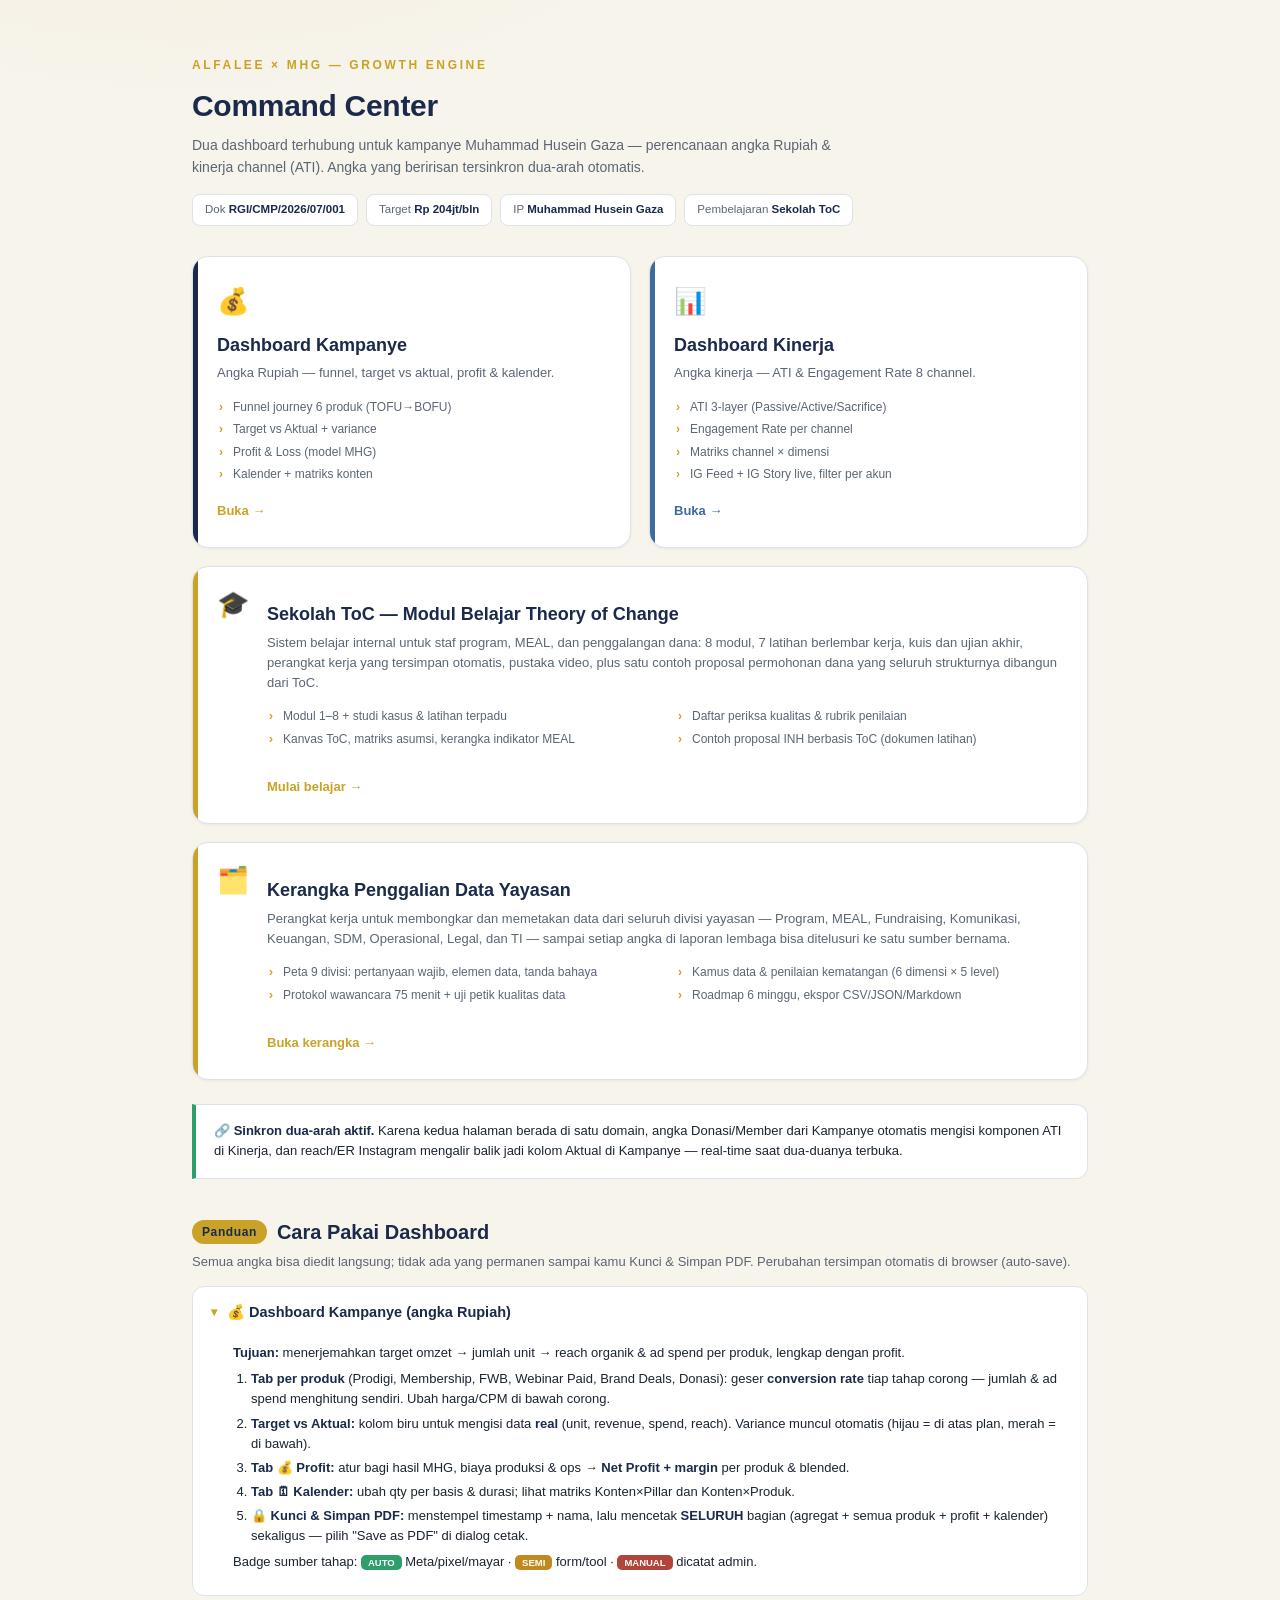
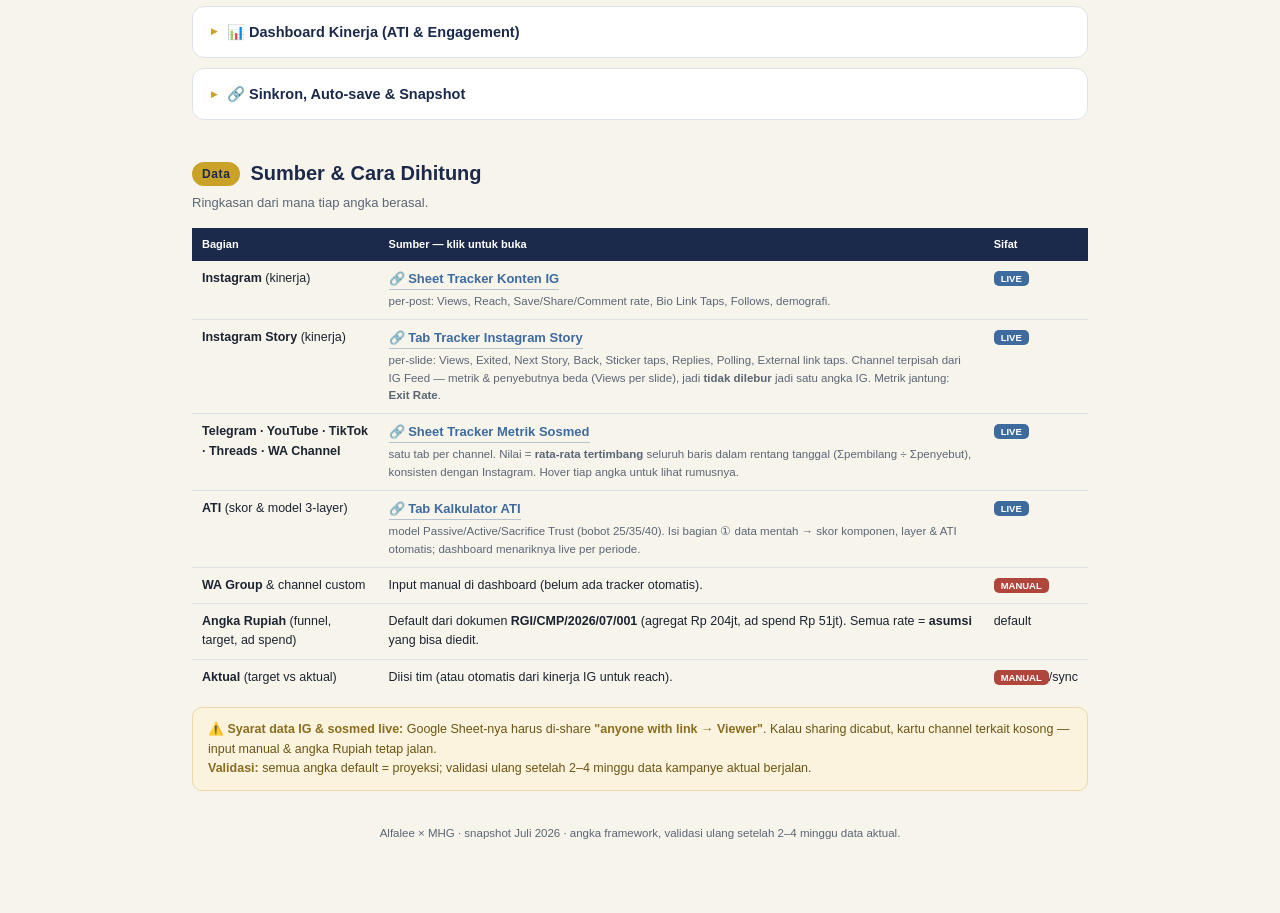
<file: index.html>
<!DOCTYPE html>
<html lang="id">
<head>
<meta charset="UTF-8">
<meta name="viewport" content="width=device-width, initial-scale=1.0">
<title>Alfalee × MHG — Command Center</title>
<style>
  :root{--navy:#1B2A4A;--navy2:#24365C;--navy3:#0F1B33;--gold:#C9A227;--gold-l:#E8CE6C;--cream:#F7F4EC;--ink:#1B2430;--muted:#5B6675;--line:#DDE2EA;--steel:#3E6B9E;--auto:#2E9E6B;}
  *{box-sizing:border-box;margin:0;padding:0;}
  body{font-family:'Segoe UI',Roboto,-apple-system,sans-serif;background:radial-gradient(1000px 600px at 15% -10%,rgba(201,162,39,.10),transparent 60%),var(--cream);color:var(--ink);min-height:100vh;-webkit-font-smoothing:antialiased;line-height:1.55;}
  .wrap{max-width:940px;margin:0 auto;padding:56px 22px 70px;}
  .eyebrow{font-size:12px;letter-spacing:.22em;text-transform:uppercase;color:var(--gold);font-weight:700;}
  h1{font-size:30px;color:var(--navy);margin:8px 0 6px;letter-spacing:-.01em;}
  .sub{color:var(--muted);font-size:14px;max-width:660px;}
  .chips{display:flex;gap:8px;flex-wrap:wrap;margin-top:16px;}
  .chip{background:#fff;border:1px solid var(--line);border-radius:8px;padding:6px 12px;font-size:11.5px;color:var(--muted);}
  .chip b{color:var(--navy);}
  .cards{display:grid;grid-template-columns:1fr 1fr;gap:18px;margin-top:30px;}
  @media(max-width:680px){.cards{grid-template-columns:1fr;}}
  a.card{display:block;text-decoration:none;background:#fff;border:1px solid var(--line);border-radius:16px;padding:24px;box-shadow:0 1px 3px rgba(11,31,58,.06);transition:.16s;position:relative;overflow:hidden;}
  a.card:hover{transform:translateY(-3px);box-shadow:0 8px 24px rgba(11,31,58,.12);border-color:var(--gold);}
  a.card .edge{position:absolute;left:0;top:0;bottom:0;width:5px;}
  .c1 .edge{background:var(--navy);} .c2 .edge{background:var(--steel);} .c3 .edge{background:var(--gold);}
  .c3 .go{color:var(--navy);}
  .learn{margin-top:18px;}
  .learn a.card{display:grid;grid-template-columns:auto 1fr;gap:18px;align-items:start;}
  .learn .ic{font-size:30px;line-height:1;}
  .learn .cols{display:grid;grid-template-columns:1fr 1fr;gap:6px 22px;margin-bottom:12px;}
  @media(max-width:680px){.learn a.card{grid-template-columns:1fr;} .learn .cols{grid-template-columns:1fr;}}
  .card .ic{font-size:26px;}
  .card h2{font-size:18px;color:var(--navy);margin:10px 0 4px;}
  .card p{font-size:13px;color:var(--muted);margin-bottom:12px;}
  .card .go{font-size:13px;font-weight:700;color:var(--gold);}
  .c2 .go{color:var(--steel);}
  .card ul{list-style:none;font-size:12px;color:var(--muted);margin-bottom:12px;}
  .card li{padding:2px 0;padding-left:16px;position:relative;}
  .card li::before{content:"›";position:absolute;left:2px;color:var(--gold);font-weight:700;}
  .sync{margin-top:24px;background:#fff;border:1px solid var(--line);border-left:4px solid var(--auto);border-radius:0 12px 12px 0;padding:16px 18px;font-size:13px;color:var(--ink);}
  .sync b{color:var(--navy);}

  .sec{margin-top:38px;}
  .sec h2.hd{font-size:20px;color:var(--navy);display:flex;align-items:center;gap:10px;margin-bottom:4px;}
  .sec h2.hd .num{font-size:12px;background:var(--gold);color:var(--navy);font-weight:800;border-radius:20px;padding:3px 10px;letter-spacing:.05em;}
  .sec .lead{font-size:13px;color:var(--muted);margin-bottom:14px;}
  details.guide{background:#fff;border:1px solid var(--line);border-radius:12px;margin-bottom:10px;overflow:hidden;}
  details.guide>summary{cursor:pointer;padding:14px 18px;font-weight:700;font-size:14.5px;color:var(--navy);list-style:none;display:flex;align-items:center;gap:10px;}
  details.guide>summary::-webkit-details-marker{display:none;}
  details.guide>summary::before{content:"▸";color:var(--gold);font-size:12px;transition:.15s;}
  details.guide[open]>summary::before{content:"▾";}
  details.guide .body{padding:0 18px 16px 40px;font-size:13px;color:var(--ink);}
  details.guide .body p{margin:6px 0;}
  details.guide .body ol,.body ul{margin:6px 0 6px 18px;}
  details.guide .body li{margin:4px 0;}
  details.guide .body b{color:var(--navy);}
  .kbd{font-family:monospace;background:var(--cream);border:1px solid var(--line);border-radius:5px;padding:1px 7px;font-size:12px;color:var(--navy);}
  .badge{font-size:9.5px;font-weight:700;text-transform:uppercase;padding:2px 7px;border-radius:5px;color:#fff;}
  .b-auto{background:var(--auto);}.b-semi{background:#C08A1E;}.b-manual{background:#B0453B;}.b-live{background:var(--steel);}
  table.src{width:100%;border-collapse:collapse;font-size:12.5px;margin-top:6px;}
  table.src th{background:var(--navy);color:#fff;text-align:left;padding:8px 10px;font-size:11px;}
  table.src td{padding:8px 10px;border-bottom:1px solid var(--line);vertical-align:top;}
  table.src tr:last-child td{border-bottom:none;}
  table.src code{font-size:11px;background:var(--cream);padding:1px 5px;border-radius:4px;}
  a.srclink{display:inline-block;color:var(--steel);font-weight:700;text-decoration:none;font-size:13px;border-bottom:1.5px solid rgba(62,107,158,.35);}
  a.srclink:hover{color:var(--navy);border-bottom-color:var(--gold);}
  .srcnote{font-size:11.5px;color:var(--muted);margin-top:3px;}
  .warn{background:#FBF3DE;border:1px solid #EAD9A8;border-radius:10px;padding:12px 15px;font-size:12.5px;color:#6b5514;margin-top:12px;}
  .warn b{color:#8a6d1f;}
  .foot{margin-top:34px;font-size:11.5px;color:var(--muted);text-align:center;}
</style>
</head>
<body>
<div class="wrap">
  <div class="eyebrow">Alfalee × MHG — Growth Engine</div>
  <h1>Command Center</h1>
  <p class="sub">Dua dashboard terhubung untuk kampanye Muhammad Husein Gaza — perencanaan angka Rupiah &amp; kinerja channel (ATI). Angka yang beririsan tersinkron dua-arah otomatis.</p>
  <div class="chips">
    <div class="chip">Dok <b>RGI/CMP/2026/07/001</b></div>
    <div class="chip">Target <b>Rp 204jt/bln</b></div>
    <div class="chip">IP <b>Muhammad Husein Gaza</b></div>
    <div class="chip">Pembelajaran <b>Sekolah ToC</b></div>
  </div>

  <div class="cards">
    <a class="card c1" href="alfalee-mhg-dashboard-gabungan.html">
      <span class="edge"></span>
      <div class="ic">💰</div>
      <h2>Dashboard Kampanye</h2>
      <p>Angka Rupiah — funnel, target vs aktual, profit &amp; kalender.</p>
      <ul><li>Funnel journey 6 produk (TOFU→BOFU)</li><li>Target vs Aktual + variance</li><li>Profit &amp; Loss (model MHG)</li><li>Kalender + matriks konten</li></ul>
      <span class="go">Buka →</span>
    </a>
    <a class="card c2" href="dashboard-kinerja-multichannel.html">
      <span class="edge"></span>
      <div class="ic">📊</div>
      <h2>Dashboard Kinerja</h2>
      <p>Angka kinerja — ATI &amp; Engagement Rate 8 channel.</p>
      <ul><li>ATI 3-layer (Passive/Active/Sacrifice)</li><li>Engagement Rate per channel</li><li>Matriks channel × dimensi</li><li>IG Feed + IG Story live, filter per akun</li></ul>
      <span class="go">Buka →</span>
    </a>
  </div>

  <div class="learn">
    <a class="card c3" href="lms-toc/index.html">
      <span class="edge"></span>
      <div class="ic">🎓</div>
      <div>
        <h2>Sekolah ToC — Modul Belajar Theory of Change</h2>
        <p>Sistem belajar internal untuk staf program, MEAL, dan penggalangan dana: 8 modul, 7 latihan berlembar kerja, kuis dan ujian akhir, perangkat kerja yang tersimpan otomatis, pustaka video, plus satu contoh proposal permohonan dana yang seluruh strukturnya dibangun dari ToC.</p>
        <div class="cols">
          <ul><li>Modul 1–8 + studi kasus &amp; latihan terpadu</li><li>Kanvas ToC, matriks asumsi, kerangka indikator MEAL</li></ul>
          <ul><li>Daftar periksa kualitas &amp; rubrik penilaian</li><li>Contoh proposal INH berbasis ToC (dokumen latihan)</li></ul>
        </div>
        <span class="go">Mulai belajar →</span>
      </div>
    </a>
  </div>

  <div class="learn">
    <a class="card c3" href="framework-data/index.html">
      <span class="edge"></span>
      <div class="ic">🗂️</div>
      <div>
        <h2>Kerangka Penggalian Data Yayasan</h2>
        <p>Perangkat kerja untuk membongkar dan memetakan data dari seluruh divisi yayasan — Program, MEAL, Fundraising, Komunikasi, Keuangan, SDM, Operasional, Legal, dan TI — sampai setiap angka di laporan lembaga bisa ditelusuri ke satu sumber bernama.</p>
        <div class="cols">
          <ul><li>Peta 9 divisi: pertanyaan wajib, elemen data, tanda bahaya</li><li>Protokol wawancara 75 menit + uji petik kualitas data</li></ul>
          <ul><li>Kamus data &amp; penilaian kematangan (6 dimensi × 5 level)</li><li>Roadmap 6 minggu, ekspor CSV/JSON/Markdown</li></ul>
        </div>
        <span class="go">Buka kerangka →</span>
      </div>
    </a>
  </div>

  <div class="sync">
    🔗 <b>Sinkron dua-arah aktif.</b> Karena kedua halaman berada di satu domain, angka Donasi/Member dari Kampanye otomatis mengisi komponen ATI di Kinerja, dan reach/ER Instagram mengalir balik jadi kolom Aktual di Kampanye — real-time saat dua-duanya terbuka.
  </div>

  <!-- ============ PANDUAN ============ -->
  <div class="sec" id="panduan">
    <h2 class="hd"><span class="num">Panduan</span> Cara Pakai Dashboard</h2>
    <p class="lead">Semua angka bisa diedit langsung; tidak ada yang permanen sampai kamu Kunci &amp; Simpan PDF. Perubahan tersimpan otomatis di browser (auto-save).</p>

    <details class="guide" open>
      <summary>💰 Dashboard Kampanye (angka Rupiah)</summary>
      <div class="body">
        <p><b>Tujuan:</b> menerjemahkan target omzet → jumlah unit → reach organik &amp; ad spend per produk, lengkap dengan profit.</p>
        <ol>
          <li><b>Tab per produk</b> (Prodigi, Membership, FWB, Webinar Paid, Brand Deals, Donasi): geser <b>conversion rate</b> tiap tahap corong — jumlah &amp; ad spend menghitung sendiri. Ubah harga/CPM di bawah corong.</li>
          <li><b>Target vs Aktual:</b> kolom biru untuk mengisi data <b>real</b> (unit, revenue, spend, reach). Variance muncul otomatis (hijau = di atas plan, merah = di bawah).</li>
          <li><b>Tab 💰 Profit:</b> atur bagi hasil MHG, biaya produksi &amp; ops → <b>Net Profit + margin</b> per produk &amp; blended.</li>
          <li><b>Tab 🗓 Kalender:</b> ubah qty per basis &amp; durasi; lihat matriks Konten×Pillar dan Konten×Produk.</li>
          <li><b>🔒 Kunci &amp; Simpan PDF:</b> menstempel timestamp + nama, lalu mencetak <b>SELURUH</b> bagian (agregat + semua produk + profit + kalender) sekaligus — pilih "Save as PDF" di dialog cetak.</li>
        </ol>
        <p>Badge sumber tahap: <span class="badge b-auto">auto</span> Meta/pixel/mayar · <span class="badge b-semi">semi</span> form/tool · <span class="badge b-manual">manual</span> dicatat admin.</p>
      </div>
    </details>

    <details class="guide">
      <summary>📊 Dashboard Kinerja (ATI &amp; Engagement)</summary>
      <div class="body">
        <p><b>Tujuan:</b> mengukur kualitas audiens tiap channel — bukan sekadar reach — lewat <b>Humanitarian ATI</b> &amp; Engagement Rate.</p>
        <ol>
          <li><b>Kartu ATI</b> di atas: skor 0–100 dari <b>model 3-layer</b> — Passive Trust 25% · Active Trust 35% · Sacrifice Trust 40% — ditarik <b>live</b> dari tab Kalkulator ATI di Google Sheet, per periode (pilih di dropdown). Ada klasifikasi audiens &amp; diagnosa layer terlemah.</li>
          <li>Isi <b>bagian ① data mentah</b> di tab ATI sheet; skor tiap komponen (Floor→Target), skor layer &amp; ATI komposit muncul otomatis di kartu.</li>
          <li><b>Matriks Channel × Dimensi:</b> warna = tier (Buruk→Sangat Baik), angka = metrik jantung tiap dimensi.</li>
          <li><b>Detail per channel:</b> klik untuk buka rincian metrik; isi kolom <b>Target</b>; channel manual (WA Group) &amp; custom diisi tangan.</li>
          <li><b>Rentang tanggal</b> di atas menyaring data; <b>+ Tambah channel custom</b> untuk kanal baru.</li>
        </ol>
      </div>
    </details>

    <details class="guide">
      <summary>🔗 Sinkron, Auto-save &amp; Snapshot</summary>
      <div class="body">
        <ul>
          <li><b>Sinkron otomatis:</b> saat kedua halaman dibuka dari situs ini (satu domain), Donasi &amp; Member dari Kampanye mengisi ATI (Donation 25% + Community 20%); reach/ER Instagram mengalir jadi kolom Aktual Kampanye.</li>
          <li><b>Auto-save:</b> setiap perubahan tersimpan di browser; buka lagi → kembali seperti terakhir. Tombol <span class="kbd">↺ Reset default</span> mengosongkan.</li>
          <li><b>Export/Import snapshot:</b> unduh file <span class="kbd">.json</span> untuk berbagi state ke rekan (atau jadi arsip rencana), lalu Import di komputer lain.</li>
          <li>Tombol <span class="kbd">↗</span> berpindah antar-halaman; <span class="kbd">🏠 Beranda</span> kembali ke sini.</li>
        </ul>
      </div>
    </details>
  </div>

  <!-- ============ SUMBER DATA ============ -->
  <div class="sec" id="sumber">
    <h2 class="hd"><span class="num">Data</span> Sumber &amp; Cara Dihitung</h2>
    <p class="lead">Ringkasan dari mana tiap angka berasal.</p>
    <table class="src">
      <tr><th>Bagian</th><th>Sumber — klik untuk buka</th><th>Sifat</th></tr>
      <tr><td><b>Instagram</b> (kinerja)</td>
        <td><a class="srclink" href="https://docs.google.com/spreadsheets/d/1j3M-FKdWic1FiRIplBbyz3VpR7wFTQVdeHgxOqsuyC0/edit" target="_blank" rel="noopener">🔗 Sheet Tracker Konten IG</a>
          <div class="srcnote">per-post: Views, Reach, Save/Share/Comment rate, Bio Link Taps, Follows, demografi.</div></td>
        <td><span class="badge b-live">live</span></td></tr>
      <tr><td><b>Instagram Story</b> (kinerja)</td>
        <td><a class="srclink" href="https://docs.google.com/spreadsheets/d/1j3M-FKdWic1FiRIplBbyz3VpR7wFTQVdeHgxOqsuyC0/edit?gid=1726006522#gid=1726006522" target="_blank" rel="noopener">🔗 Tab Tracker Instagram Story</a>
          <div class="srcnote">per-slide: Views, Exited, Next Story, Back, Sticker taps, Replies, Polling, External link taps. Channel terpisah dari IG Feed — metrik &amp; penyebutnya beda (Views per slide), jadi <b>tidak dilebur</b> jadi satu angka IG. Metrik jantung: <b>Exit Rate</b>.</div></td>
        <td><span class="badge b-live">live</span></td></tr>
      <tr><td><b>Telegram · YouTube · TikTok · Threads · WA Channel</b></td>
        <td><a class="srclink" href="https://docs.google.com/spreadsheets/d/1rf1z-es8oBg9G3p9NHxnsUI6oRhcWDjTwp7siBozCGM/edit" target="_blank" rel="noopener">🔗 Sheet Tracker Metrik Sosmed</a>
          <div class="srcnote">satu tab per channel. Nilai = <b>rata-rata tertimbang</b> seluruh baris dalam rentang tanggal (Σpembilang ÷ Σpenyebut), konsisten dengan Instagram. Hover tiap angka untuk lihat rumusnya.</div></td>
        <td><span class="badge b-live">live</span></td></tr>
      <tr><td><b>ATI</b> (skor &amp; model 3-layer)</td>
        <td><a class="srclink" href="https://docs.google.com/spreadsheets/d/1rf1z-es8oBg9G3p9NHxnsUI6oRhcWDjTwp7siBozCGM/edit?gid=109818991#gid=109818991" target="_blank" rel="noopener">🔗 Tab Kalkulator ATI</a>
          <div class="srcnote">model Passive/Active/Sacrifice Trust (bobot 25/35/40). Isi bagian ① data mentah → skor komponen, layer &amp; ATI otomatis; dashboard menariknya live per periode.</div></td>
        <td><span class="badge b-live">live</span></td></tr>
      <tr><td><b>WA Group</b> &amp; channel custom</td><td>Input manual di dashboard (belum ada tracker otomatis).</td><td><span class="badge b-manual">manual</span></td></tr>
      <tr><td><b>Angka Rupiah</b> (funnel, target, ad spend)</td><td>Default dari dokumen <b>RGI/CMP/2026/07/001</b> (agregat Rp 204jt, ad spend Rp 51jt). Semua rate = <b>asumsi</b> yang bisa diedit.</td><td>default</td></tr>
      <tr><td><b>Aktual</b> (target vs aktual)</td><td>Diisi tim (atau otomatis dari kinerja IG untuk reach).</td><td><span class="badge b-manual">manual</span>/sync</td></tr>
    </table>
    <div class="warn">
      ⚠️ <b>Syarat data IG &amp; sosmed live:</b> Google Sheet-nya harus di-share <b>"anyone with link → Viewer"</b>. Kalau sharing dicabut, kartu channel terkait kosong — input manual &amp; angka Rupiah tetap jalan. <br>
      <b>Validasi:</b> semua angka default = proyeksi; validasi ulang setelah 2–4 minggu data kampanye aktual berjalan.
    </div>
  </div>

  <div class="foot">Alfalee × MHG · snapshot Juli 2026 · angka framework, validasi ulang setelah 2–4 minggu data aktual.</div>
</div>
</body>
</html>
</file>
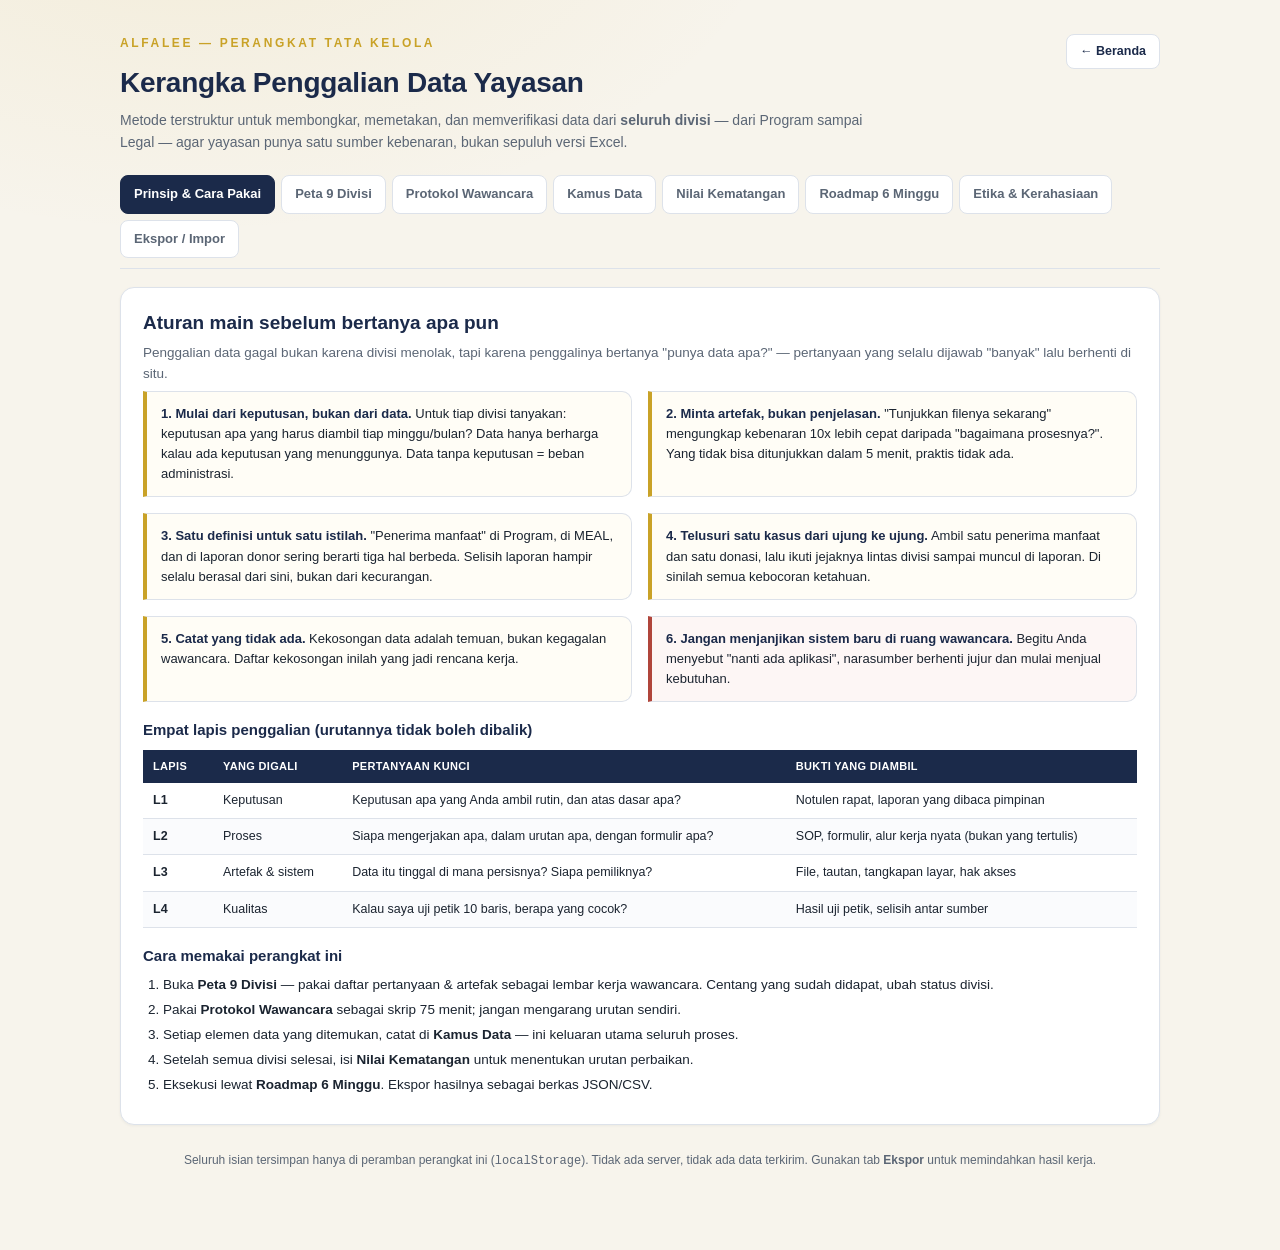
<file: framework-data/index.html>
<!DOCTYPE html>
<html lang="id">
<head>
<meta charset="UTF-8">
<meta name="viewport" content="width=device-width, initial-scale=1.0">
<title>Kerangka Penggalian Data Yayasan — Alfalee</title>
<style>
  :root{--navy:#1B2A4A;--navy2:#24365C;--navy3:#0F1B33;--gold:#C9A227;--gold-l:#E8CE6C;--cream:#F7F4EC;--ink:#1B2430;--muted:#5B6675;--line:#DDE2EA;--steel:#3E6B9E;--auto:#2E9E6B;--warn:#C08A1E;--bad:#B0453B;}
  *{box-sizing:border-box;margin:0;padding:0;}
  body{font-family:'Segoe UI',Roboto,-apple-system,sans-serif;background:radial-gradient(1000px 600px at 15% -10%,rgba(201,162,39,.10),transparent 60%),var(--cream);color:var(--ink);min-height:100vh;-webkit-font-smoothing:antialiased;line-height:1.55;}
  .wrap{max-width:1080px;margin:0 auto;padding:34px 20px 80px;}
  a{color:var(--steel);}
  .eyebrow{font-size:12px;letter-spacing:.22em;text-transform:uppercase;color:var(--gold);font-weight:700;}
  h1{font-size:28px;color:var(--navy);margin:8px 0 6px;letter-spacing:-.01em;}
  .sub{color:var(--muted);font-size:14px;max-width:760px;}
  .top{display:flex;justify-content:space-between;align-items:flex-start;gap:16px;flex-wrap:wrap;}
  .home{font-size:12.5px;text-decoration:none;background:#fff;border:1px solid var(--line);border-radius:8px;padding:7px 13px;color:var(--navy);font-weight:600;}
  .home:hover{border-color:var(--gold);}
  nav.tabs{display:flex;gap:6px;flex-wrap:wrap;margin:22px 0 18px;border-bottom:1px solid var(--line);padding-bottom:10px;}
  nav.tabs button{font:inherit;font-size:13px;font-weight:600;cursor:pointer;background:#fff;border:1px solid var(--line);border-radius:8px;padding:8px 13px;color:var(--muted);}
  nav.tabs button:hover{border-color:var(--gold);color:var(--navy);}
  nav.tabs button.on{background:var(--navy);border-color:var(--navy);color:#fff;}
  section.tab{display:none;} section.tab.on{display:block;}
  .card{background:#fff;border:1px solid var(--line);border-radius:14px;padding:20px 22px;margin-bottom:16px;box-shadow:0 1px 3px rgba(11,31,58,.05);}
  .card h2{font-size:19px;color:var(--navy);margin-bottom:6px;}
  .card h3{font-size:15px;color:var(--navy);margin:16px 0 6px;}
  .card p{font-size:13.5px;margin:6px 0;}
  .card ul,.card ol{margin:8px 0 8px 20px;font-size:13.5px;}
  .card li{margin:4px 0;}
  .lead{color:var(--muted);font-size:13.5px;margin-bottom:10px;}
  .grid2{display:grid;grid-template-columns:1fr 1fr;gap:16px;}
  .grid3{display:grid;grid-template-columns:repeat(3,1fr);gap:14px;}
  @media(max-width:820px){.grid2,.grid3{grid-template-columns:1fr;}}
  .box{border:1px solid var(--line);border-left:4px solid var(--gold);border-radius:0 10px 10px 0;padding:12px 14px;background:#FFFDF6;font-size:13px;}
  .box.bad{border-left-color:var(--bad);background:#FDF6F5;}
  .box.ok{border-left-color:var(--auto);background:#F4FBF7;}
  .box b{color:var(--navy);}
  table{width:100%;border-collapse:collapse;font-size:12.5px;margin-top:8px;}
  th{background:var(--navy);color:#fff;text-align:left;padding:8px 10px;font-size:11px;letter-spacing:.03em;text-transform:uppercase;font-weight:700;}
  td{padding:8px 10px;border-bottom:1px solid var(--line);vertical-align:top;}
  tr:nth-child(even) td{background:#FAFBFD;}
  .tag{display:inline-block;font-size:9.5px;font-weight:700;text-transform:uppercase;padding:2px 7px;border-radius:5px;color:#fff;letter-spacing:.04em;}
  .t-pub{background:var(--auto);}.t-int{background:var(--steel);}.t-rah{background:var(--warn);}.t-sen{background:var(--bad);}
  .div-head{display:flex;align-items:center;gap:12px;}
  details.div{background:#fff;border:1px solid var(--line);border-radius:12px;margin-bottom:10px;overflow:hidden;}
  details.div>summary{cursor:pointer;padding:14px 18px;font-weight:700;font-size:15px;color:var(--navy);list-style:none;display:flex;align-items:center;gap:12px;flex-wrap:wrap;}
  details.div>summary::-webkit-details-marker{display:none;}
  details.div>summary::before{content:"▸";color:var(--gold);font-size:12px;}
  details.div[open]>summary::before{content:"▾";}
  details.div .body{padding:0 18px 18px 18px;}
  .num{font-size:11px;background:var(--gold);color:var(--navy);font-weight:800;border-radius:20px;padding:3px 9px;}
  .pill{font-size:11px;border:1px solid var(--line);border-radius:20px;padding:2px 9px;color:var(--muted);background:var(--cream);}
  select,input,textarea{font:inherit;font-size:13px;border:1px solid var(--line);border-radius:8px;padding:7px 9px;color:var(--ink);background:#fff;width:100%;}
  select:focus,input:focus,textarea:focus{outline:2px solid var(--gold-l);border-color:var(--gold);}
  label.f{display:block;font-size:11.5px;font-weight:700;color:var(--navy);margin:0 0 4px;text-transform:uppercase;letter-spacing:.04em;}
  .field{margin-bottom:10px;}
  button.btn{font:inherit;font-size:13px;font-weight:700;cursor:pointer;background:var(--navy);color:#fff;border:0;border-radius:8px;padding:9px 16px;}
  button.btn:hover{background:var(--navy2);}
  button.btn.alt{background:#fff;color:var(--navy);border:1px solid var(--line);}
  button.btn.alt:hover{border-color:var(--gold);}
  button.btn.danger{background:#fff;color:var(--bad);border:1px solid var(--line);}
  .row{display:flex;gap:10px;flex-wrap:wrap;align-items:center;}
  .chk{display:flex;gap:9px;align-items:flex-start;font-size:13px;padding:5px 0;border-bottom:1px dashed var(--line);}
  .chk input{width:16px;height:16px;margin-top:2px;flex:0 0 auto;accent-color:var(--gold);}
  .chk.done span{color:var(--muted);text-decoration:line-through;}
  .bar{height:8px;background:var(--line);border-radius:20px;overflow:hidden;flex:1;min-width:120px;}
  .bar i{display:block;height:100%;background:var(--auto);}
  .kpi{background:#fff;border:1px solid var(--line);border-radius:12px;padding:14px 16px;}
  .kpi .v{font-size:26px;font-weight:800;color:var(--navy);line-height:1.2;}
  .kpi .l{font-size:11.5px;color:var(--muted);text-transform:uppercase;letter-spacing:.05em;}
  .sc{display:flex;align-items:center;gap:10px;margin:6px 0;font-size:13px;}
  .sc .nm{flex:0 0 210px;}
  .sc input[type=range]{flex:1;accent-color:var(--gold);}
  .sc .vv{flex:0 0 26px;text-align:center;font-weight:800;color:var(--navy);}
  .step{display:flex;gap:14px;margin-bottom:14px;}
  .step .n{flex:0 0 34px;height:34px;border-radius:50%;background:var(--navy);color:#fff;font-weight:800;display:flex;align-items:center;justify-content:center;font-size:14px;}
  .step .t b{color:var(--navy);font-size:14px;}
  .step .t p{font-size:13px;color:var(--muted);margin-top:2px;}
  .foot{font-size:12px;color:var(--muted);margin-top:26px;text-align:center;}
  .q{font-size:13.5px;margin:5px 0 5px 0;padding-left:16px;position:relative;}
  .q::before{content:"›";position:absolute;left:2px;color:var(--gold);font-weight:700;}
  .warnbar{background:#FDF6F5;border:1px solid #E9C9C4;border-left:4px solid var(--bad);border-radius:0 10px 10px 0;padding:12px 14px;font-size:13px;margin-bottom:16px;}
  @media print{nav.tabs,.home,button.btn{display:none;}section.tab{display:block!important;}body{background:#fff;}}
</style>
</head>
<body>
<div class="wrap">
  <div class="top">
    <div>
      <div class="eyebrow">Alfalee — Perangkat Tata Kelola</div>
      <h1>Kerangka Penggalian Data Yayasan</h1>
      <p class="sub">Metode terstruktur untuk membongkar, memetakan, dan memverifikasi data dari <b>seluruh divisi</b> — dari Program sampai Legal — agar yayasan punya satu sumber kebenaran, bukan sepuluh versi Excel.</p>
    </div>
    <a class="home" href="../index.html">← Beranda</a>
  </div>

  <nav class="tabs" id="tabs"></nav>

  <section class="tab" id="t-prinsip"></section>
  <section class="tab" id="t-divisi"></section>
  <section class="tab" id="t-wawancara"></section>
  <section class="tab" id="t-kamus"></section>
  <section class="tab" id="t-matang"></section>
  <section class="tab" id="t-roadmap"></section>
  <section class="tab" id="t-etika"></section>
  <section class="tab" id="t-ekspor"></section>

  <p class="foot">Seluruh isian tersimpan hanya di peramban perangkat ini (<code>localStorage</code>). Tidak ada server, tidak ada data terkirim. Gunakan tab <b>Ekspor</b> untuk memindahkan hasil kerja.</p>
</div>
<script src="assets/data.js"></script>
<script src="assets/app.js"></script>
</body>
</html>
</file>
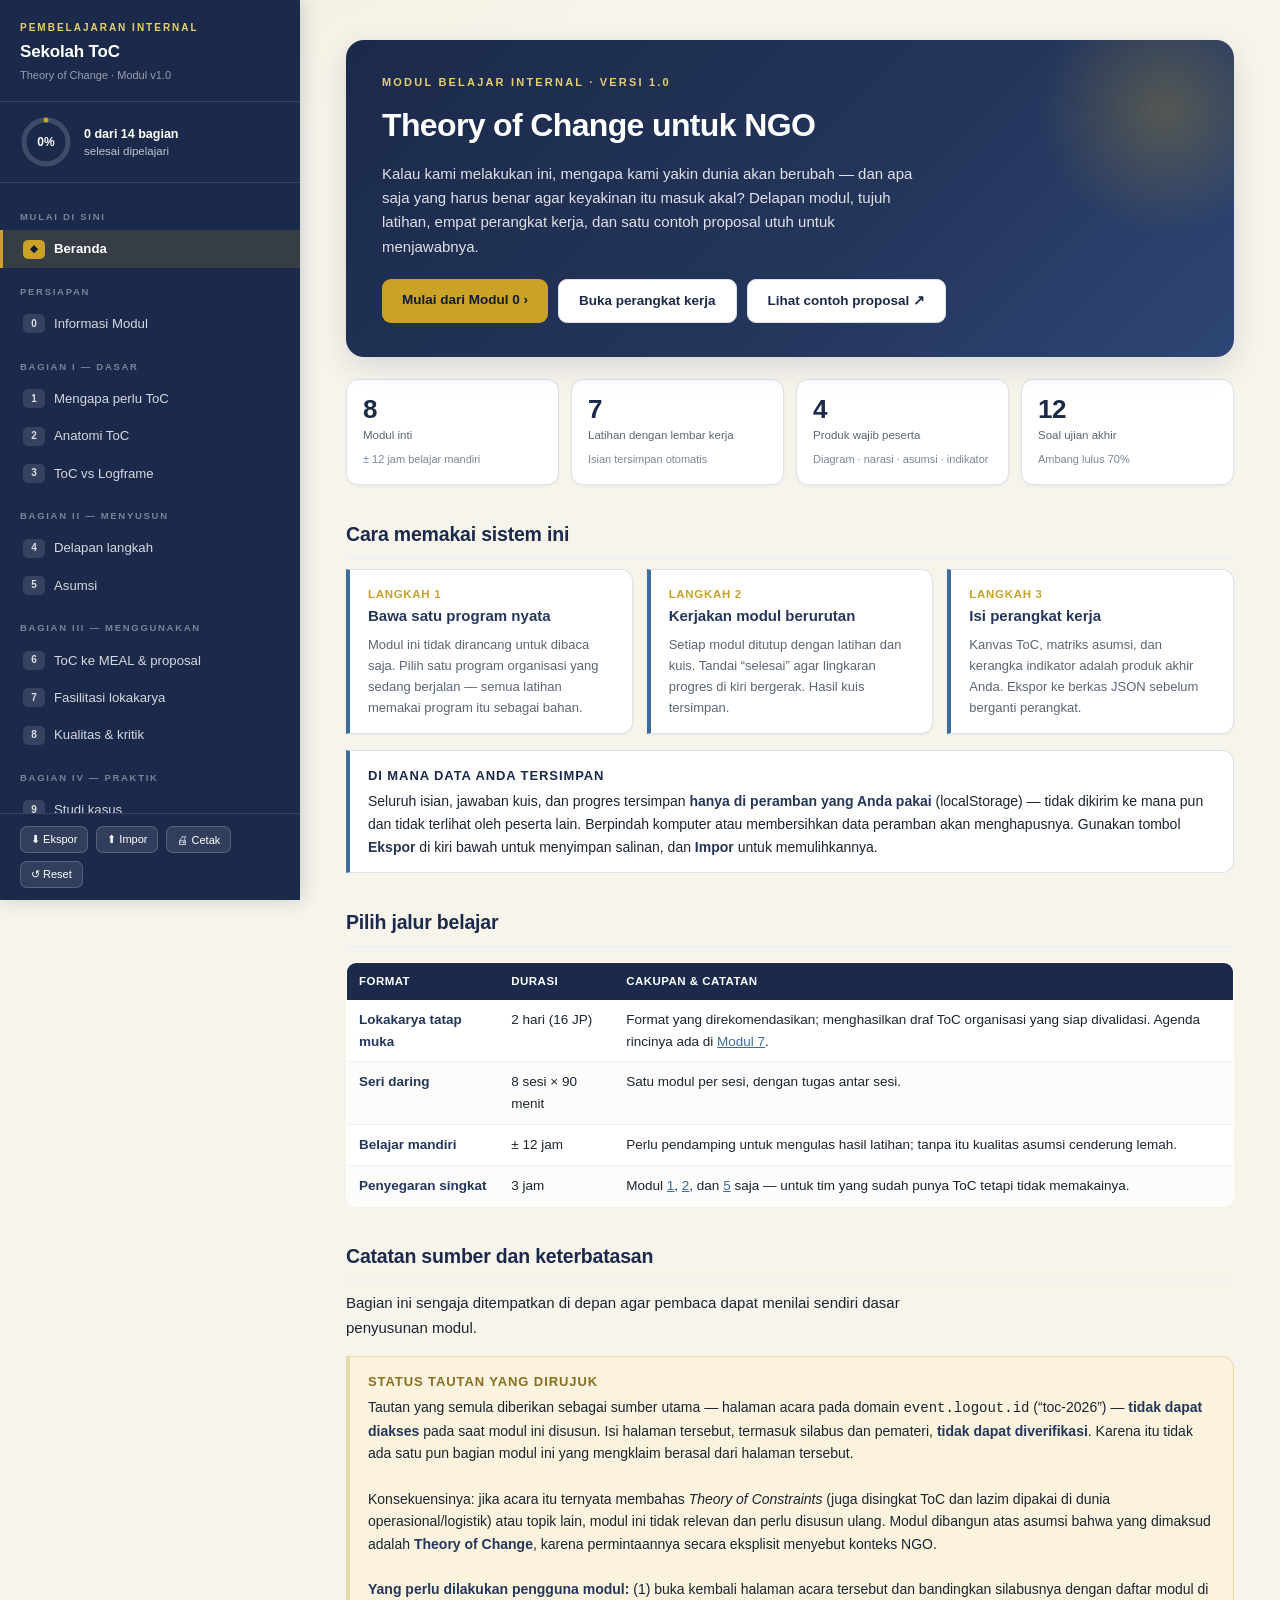
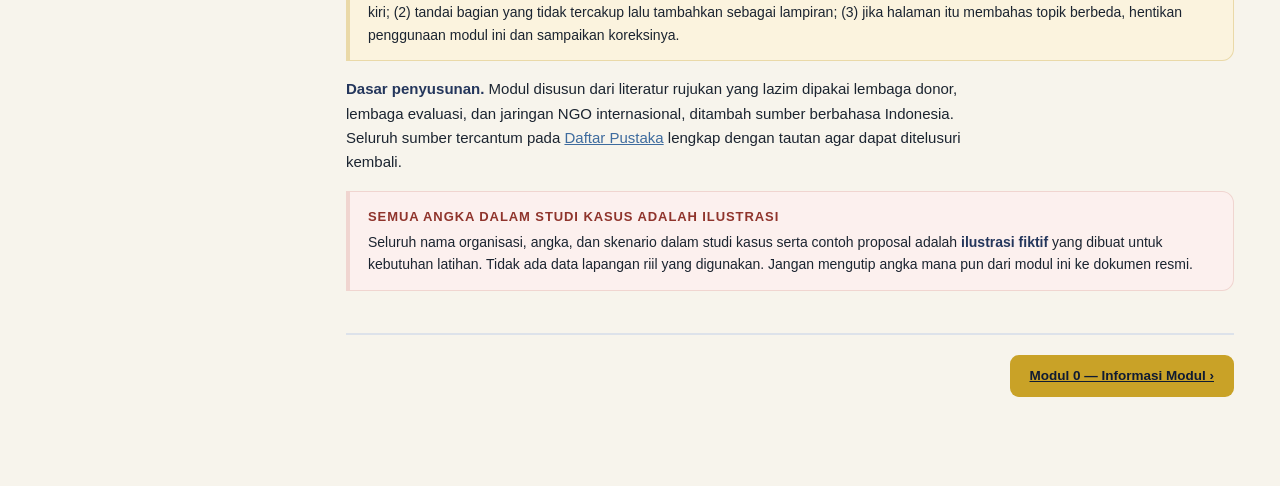
<file: lms-toc/index.html>
<!DOCTYPE html>
<html lang="id">
<head>
<meta charset="UTF-8">
<meta name="viewport" content="width=device-width, initial-scale=1.0">
<meta name="robots" content="noindex, nofollow">
<title>Sekolah ToC — Modul Belajar Theory of Change</title>
<meta name="description" content="Sistem belajar internal Theory of Change untuk staf program, MEAL, dan penggalangan dana.">
<link rel="stylesheet" href="assets/style.css">
</head>
<body>

<div class="scrim"></div>

<div class="topbar">
  <button id="btnMenu" aria-label="Buka daftar modul">☰</button>
  <div class="tt" id="topTitle">Sekolah ToC</div>
</div>

<!-- ================= SIDEBAR ================= -->
<aside class="sidebar">
  <div class="sb-head">
    <div class="eyebrow">Pembelajaran Internal</div>
    <h1>Sekolah ToC</h1>
    <div class="ver">Theory of Change · Modul v1.0</div>
  </div>
  <div class="sb-prog">
    <svg class="ring" viewBox="0 0 52 52" aria-hidden="true">
      <circle class="bgc" cx="26" cy="26" r="22" fill="none" stroke-width="5"></circle>
      <circle id="ringFg" class="fgc" cx="26" cy="26" r="22" fill="none" stroke-width="5"
              stroke-linecap="round" stroke-dasharray="0 138" transform="rotate(-90 26 26)"></circle>
      <text id="ringTxt" x="26" y="30" text-anchor="middle">0%</text>
    </svg>
    <div class="lab" id="progLab"><b>0 bagian</b>selesai dipelajari</div>
  </div>
  <nav class="sb-nav" id="sbNav"></nav>
  <div class="sb-foot">
    <button id="btnExport" title="Unduh seluruh isian & progres sebagai berkas JSON">⬇ Ekspor</button>
    <button id="btnImport" title="Muat kembali berkas hasil ekspor">⬆ Impor</button>
    <button id="btnPrint" title="Cetak seluruh modul">🖨 Cetak</button>
    <button id="btnReset" title="Hapus semua data di peramban ini">↺ Reset</button>
  </div>
</aside>

<main class="main">

<!-- ================= BERANDA ================= -->
<section class="lesson" id="beranda" data-group="Mulai di sini" data-num="◆" data-nav="Beranda" data-nofoot="1">
  <div class="hero">
    <div class="eyebrow">Modul Belajar Internal · Versi 1.0</div>
    <h2>Theory of Change untuk NGO</h2>
    <p>Kalau kami melakukan ini, mengapa kami yakin dunia akan berubah — dan apa saja yang harus benar agar keyakinan itu masuk akal? Delapan modul, tujuh latihan, empat perangkat kerja, dan satu contoh proposal utuh untuk menjawabnya.</p>
    <div class="cta">
      <a href="#m0" class="btn gold">Mulai dari Modul 0 ›</a>
      <a href="#perangkat" class="btn ghost">Buka perangkat kerja</a>
      <a href="proposal-inh.html" class="btn ghost" target="_blank" rel="noopener">Lihat contoh proposal ↗</a>
    </div>
  </div>

  <div class="grid4" style="margin-top:22px">
    <div class="kpi"><div class="n">8</div><div class="l">Modul inti</div><div class="s">± 12 jam belajar mandiri</div></div>
    <div class="kpi"><div class="n">7</div><div class="l">Latihan dengan lembar kerja</div><div class="s">Isian tersimpan otomatis</div></div>
    <div class="kpi"><div class="n">4</div><div class="l">Produk wajib peserta</div><div class="s">Diagram · narasi · asumsi · indikator</div></div>
    <div class="kpi"><div class="n">12</div><div class="l">Soal ujian akhir</div><div class="s">Ambang lulus 70%</div></div>
  </div>

  <h3>Cara memakai sistem ini</h3>
  <div class="grid3">
    <div class="path-card"><div class="d">Langkah 1</div><h4>Bawa satu program nyata</h4>
      <p>Modul ini tidak dirancang untuk dibaca saja. Pilih satu program organisasi yang sedang berjalan — semua latihan memakai program itu sebagai bahan.</p></div>
    <div class="path-card"><div class="d">Langkah 2</div><h4>Kerjakan modul berurutan</h4>
      <p>Setiap modul ditutup dengan latihan dan kuis. Tandai “selesai” agar lingkaran progres di kiri bergerak. Hasil kuis tersimpan.</p></div>
    <div class="path-card"><div class="d">Langkah 3</div><h4>Isi perangkat kerja</h4>
      <p>Kanvas ToC, matriks asumsi, dan kerangka indikator adalah produk akhir Anda. Ekspor ke berkas JSON sebelum berganti perangkat.</p></div>
  </div>

  <div class="note"><span class="h">Di mana data Anda tersimpan</span>
    Seluruh isian, jawaban kuis, dan progres tersimpan <b>hanya di peramban yang Anda pakai</b> (localStorage) — tidak dikirim ke mana pun dan tidak terlihat oleh peserta lain. Berpindah komputer atau membersihkan data peramban akan menghapusnya. Gunakan tombol <b>Ekspor</b> di kiri bawah untuk menyimpan salinan, dan <b>Impor</b> untuk memulihkannya.</div>

  <h3>Pilih jalur belajar</h3>
  <div class="tbl-wrap">
  <table>
    <thead><tr><th>Format</th><th>Durasi</th><th>Cakupan &amp; catatan</th></tr></thead>
    <tbody>
      <tr><td><b>Lokakarya tatap muka</b></td><td>2 hari (16 JP)</td>
        <td>Format yang direkomendasikan; menghasilkan draf ToC organisasi yang siap divalidasi. Agenda rincinya ada di <a href="#m7">Modul 7</a>.</td></tr>
      <tr><td><b>Seri daring</b></td><td>8 sesi × 90 menit</td><td>Satu modul per sesi, dengan tugas antar sesi.</td></tr>
      <tr><td><b>Belajar mandiri</b></td><td>± 12 jam</td><td>Perlu pendamping untuk mengulas hasil latihan; tanpa itu kualitas asumsi cenderung lemah.</td></tr>
      <tr><td><b>Penyegaran singkat</b></td><td>3 jam</td><td>Modul <a href="#m1">1</a>, <a href="#m2">2</a>, dan <a href="#m5">5</a> saja — untuk tim yang sudah punya ToC tetapi tidak memakainya.</td></tr>
    </tbody>
  </table>
  </div>

  <h3>Catatan sumber dan keterbatasan</h3>
  <p>Bagian ini sengaja ditempatkan di depan agar pembaca dapat menilai sendiri dasar penyusunan modul.</p>
  <div class="note warn"><span class="h">Status tautan yang dirujuk</span>
    Tautan yang semula diberikan sebagai sumber utama — halaman acara pada domain <code>event.logout.id</code> (“toc-2026”) — <b>tidak dapat diakses</b> pada saat modul ini disusun. Isi halaman tersebut, termasuk silabus dan pemateri, <b>tidak dapat diverifikasi</b>. Karena itu tidak ada satu pun bagian modul ini yang mengklaim berasal dari halaman tersebut.
    <br><br>Konsekuensinya: jika acara itu ternyata membahas <i>Theory of Constraints</i> (juga disingkat ToC dan lazim dipakai di dunia operasional/logistik) atau topik lain, modul ini tidak relevan dan perlu disusun ulang. Modul dibangun atas asumsi bahwa yang dimaksud adalah <b>Theory of Change</b>, karena permintaannya secara eksplisit menyebut konteks NGO.
    <br><br><b>Yang perlu dilakukan pengguna modul:</b> (1) buka kembali halaman acara tersebut dan bandingkan silabusnya dengan daftar modul di kiri; (2) tandai bagian yang tidak tercakup lalu tambahkan sebagai lampiran; (3) jika halaman itu membahas topik berbeda, hentikan penggunaan modul ini dan sampaikan koreksinya.</div>
  <p><b>Dasar penyusunan.</b> Modul disusun dari literatur rujukan yang lazim dipakai lembaga donor, lembaga evaluasi, dan jaringan NGO internasional, ditambah sumber berbahasa Indonesia. Seluruh sumber tercantum pada <a href="#pustaka">Daftar Pustaka</a> lengkap dengan tautan agar dapat ditelusuri kembali.</p>
  <div class="note bad"><span class="h">Semua angka dalam studi kasus adalah ilustrasi</span>
    Seluruh nama organisasi, angka, dan skenario dalam studi kasus serta contoh proposal adalah <b>ilustrasi fiktif</b> yang dibuat untuk kebutuhan latihan. Tidak ada data lapangan riil yang digunakan. Jangan mengutip angka mana pun dari modul ini ke dokumen resmi.</div>

  <div class="lesson-foot">
    <span></span>
    <div class="nextprev"><a class="btn gold" href="#m0">Modul 0 — Informasi Modul ›</a></div>
  </div>
</section>

<!-- ================= MODUL 0 ================= -->
<section class="lesson" id="m0" data-group="Persiapan" data-num="0" data-nav="Informasi Modul" data-track="1">
  <div class="crumb">Bagian 0</div>
  <h2 class="title">Informasi Modul</h2>
  <p class="lead">Siapa yang dilatih, berapa lama, dan — yang paling menentukan — apa yang harus benar-benar dihasilkan peserta pada akhir pelatihan.</p>
  <div class="meta-chips"><span>Waktu baca <b>10 menit</b></span><span>Tanpa latihan</span><span>Wajib dibaca fasilitator</span></div>

  <h3>0.1 Sasaran peserta</h3>
  <ul>
    <li>Staf program dan koordinator lapangan NGO/organisasi masyarakat sipil</li>
    <li>Staf monitoring, evaluasi, akuntabilitas, dan pembelajaran (MEAL)</li>
    <li>Staf penggalangan dana dan penulis proposal hibah</li>
    <li>Direktur eksekutif, manajer program, dan anggota dewan pengurus</li>
    <li>Fasilitator internal yang akan melatih ulang tim sendiri</li>
  </ul>
  <div class="note"><span class="h">Prasyarat</span>Peserta idealnya pernah terlibat merancang atau menjalankan minimal satu siklus program. Modul ini menuntut peserta membawa <b>satu program nyata</b> sebagai bahan latihan — bukan contoh hipotetis.</div>

  <h3>0.2 Tujuan pembelajaran</h3>
  <p>Setelah menyelesaikan modul ini, peserta diharapkan mampu:</p>
  <ol>
    <li>Menjelaskan apa yang membedakan Theory of Change dari rencana kerja, logic model, dan logframe</li>
    <li>Membedakan secara konsisten antara <b>output</b> dan <b>outcome</b> pada program sendiri</li>
    <li>Menyusun jalur perubahan (<i>pathway of change</i>) dengan metode pemetaan mundur</li>
    <li>Mengidentifikasi, mengklasifikasi, dan menguji asumsi yang menopang setiap hubungan sebab-akibat</li>
    <li>Menurunkan indikator dan rencana MEAL langsung dari ToC</li>
    <li>Memfasilitasi lokakarya ToC partisipatif yang melibatkan penerima manfaat, bukan hanya staf dan donor</li>
    <li>Menilai kualitas sebuah ToC menggunakan kriteria yang dapat dipertanggungjawabkan</li>
  </ol>

  <h3>0.3 Empat hasil kerja yang wajib dihasilkan</h3>
  <p>Modul ini menganggap pelatihan <b>gagal</b> jika peserta pulang hanya dengan pemahaman konsep. Setiap peserta atau tim wajib menghasilkan empat produk berikut:</p>
  <div class="grid4">
    <div class="kpi"><div class="n">1</div><div class="l"><b>Diagram ToC</b></div><div class="s">Satu halaman: impact, outcome, output, aktivitas, beserta panah kausalnya.</div></div>
    <div class="kpi"><div class="n">2</div><div class="l"><b>Narasi ToC</b></div><div class="s">2–4 halaman yang menjelaskan logika di balik diagram — bukan sekadar mendeskripsikan kotaknya.</div></div>
    <div class="kpi"><div class="n">3</div><div class="l"><b>Daftar asumsi</b></div><div class="s">Minimal 10 asumsi terklasifikasi, dengan penilaian risiko dan kekuatan bukti.</div></div>
    <div class="kpi"><div class="n">4</div><div class="l"><b>Kerangka indikator</b></div><div class="s">Minimal satu indikator untuk <i>setiap outcome</i> — bukan hanya untuk output.</div></div>
  </div>
  <p style="margin-top:14px">Ketiga produk pertama dapat langsung dikerjakan pada <a href="#perangkat">Perangkat Kerja</a> di sistem ini, dan diekspor sebagai satu berkas.</p>

  <h3>0.4 Peta seluruh modul</h3>
  <div class="tbl-wrap">
  <table class="compact">
    <thead><tr><th>Modul</th><th>Isi</th><th>Latihan</th><th>Perkiraan waktu</th></tr></thead>
    <tbody>
      <tr><td><a href="#m1"><b>1</b></a></td><td>Mengapa NGO memerlukan ToC</td><td>Latihan 1 — kalimat sebab-akibat</td><td>60 menit</td></tr>
      <tr><td><a href="#m2"><b>2</b></a></td><td>Anatomi ToC: rantai hasil, prasyarat, asumsi, batas akuntabilitas</td><td>Latihan 2 — pilah output/outcome</td><td>90 menit</td></tr>
      <tr><td><a href="#m3"><b>3</b></a></td><td>ToC, logic model, dan logframe</td><td>—</td><td>45 menit</td></tr>
      <tr><td><a href="#m4"><b>4</b></a></td><td>Delapan langkah menyusun ToC</td><td>Latihan 4 — pemetaan mundur (inti pelatihan)</td><td>150 menit</td></tr>
      <tr><td><a href="#m5"><b>5</b></a></td><td>Asumsi: bagian yang paling sering diabaikan</td><td>Latihan 5 — matriks asumsi</td><td>90 menit</td></tr>
      <tr><td><a href="#m6"><b>6</b></a></td><td>Dari ToC ke MEAL dan proposal</td><td>Latihan 6 — kerangka indikator</td><td>90 menit</td></tr>
      <tr><td><a href="#m7"><b>7</b></a></td><td>Memfasilitasi lokakarya ToC</td><td>—</td><td>60 menit</td></tr>
      <tr><td><a href="#m8"><b>8</b></a></td><td>Kualitas, kritik, dan jebakan umum</td><td>Daftar periksa kualitas</td><td>60 menit</td></tr>
      <tr><td><a href="#kasus"><b>9</b></a></td><td>Studi kasus dan latihan terpadu</td><td>Latihan terpadu (2–3 jam)</td><td>180 menit</td></tr>
    </tbody>
  </table>
  </div>
</section>

<!-- ================= MODUL 1 ================= -->
<section class="lesson" id="m1" data-group="Bagian I — Dasar" data-num="1" data-nav="Mengapa perlu ToC" data-track="1">
  <div class="crumb">Modul 1</div>
  <h2 class="title">Mengapa NGO Memerlukan Theory of Change</h2>
  <p class="lead">Angka aktivitas menunjukkan bahwa organisasi sibuk. Angka aktivitas tidak menunjukkan bahwa ada sesuatu yang berubah.</p>
  <div class="meta-chips"><span>Waktu <b>60 menit</b></span><span>Latihan 1 · 20 menit</span><span>Kuis 4 soal</span></div>

  <h3>1.1 Masalah yang hendak dipecahkan</h3>
  <p>Sebagian besar laporan program NGO didominasi angka aktivitas: jumlah pelatihan yang diselenggarakan, jumlah peserta yang hadir, jumlah modul yang dicetak, jumlah desa yang dikunjungi. Angka-angka ini menunjukkan bahwa organisasi sibuk. Angka-angka ini tidak menunjukkan bahwa ada sesuatu yang berubah.</p>
  <p>Persoalannya bukan pada niat atau kompetensi. Persoalannya adalah <b>tidak adanya peta logis yang eksplisit</b> tentang bagaimana aktivitas diyakini menghasilkan perubahan. Ketika peta itu tidak pernah ditulis, ia tetap ada — hanya saja tersimpan sebagai keyakinan tak terucap di kepala masing-masing orang, berbeda-beda antar anggota tim, dan tidak pernah diuji.</p>
  <div class="note ok"><span class="h">Inti Modul 1</span>Theory of Change adalah upaya menuliskan peta itu, membuatnya <b>dapat diperdebatkan</b>, dan menjadikannya <b>dapat diuji</b>.</div>

  <figure>
    <div class="fig-title">Gambar 1.1 — Peta yang tak tertulis vs peta yang tertulis</div>
    <svg viewBox="0 0 800 250" role="img" aria-labelledby="f11t f11d">
      <title id="f11t">Perbandingan tim tanpa ToC dan tim dengan ToC</title>
      <desc id="f11d">Kiri: empat anggota tim memegang keyakinan sebab-akibat yang berbeda-beda dan tidak terhubung. Kanan: satu jalur perubahan bersama yang dapat diperdebatkan dan diuji.</desc>
      <defs>
        <marker id="ar1" viewBox="0 0 10 10" refX="9" refY="5" markerWidth="6" markerHeight="6" orient="auto-start-reverse">
          <path d="M0,0 L10,5 L0,10 z" fill="#5B6675"/></marker>
        <marker id="ar1g" viewBox="0 0 10 10" refX="9" refY="5" markerWidth="6" markerHeight="6" orient="auto-start-reverse">
          <path d="M0,0 L10,5 L0,10 z" fill="#C9A227"/></marker>
      </defs>
      <rect x="4" y="4" width="378" height="242" rx="12" fill="#FCF0EE" stroke="#F0D5D0"/>
      <text x="24" y="30" font-size="13" font-weight="800" fill="#8f342c">TANPA ToC — peta ada di kepala, berbeda-beda</text>
      <g font-size="10.5" fill="#1B2430">
        <rect x="24" y="46" width="160" height="46" rx="8" fill="#fff" stroke="#E4CBC6"/>
        <text x="34" y="64">Direktur: “yang penting</text><text x="34" y="79">jangkauannya luas”</text>
        <rect x="212" y="46" width="150" height="46" rx="8" fill="#fff" stroke="#E4CBC6"/>
        <text x="222" y="64">MEAL: “yang penting</text><text x="222" y="79">datanya lengkap”</text>
        <rect x="24" y="118" width="160" height="46" rx="8" fill="#fff" stroke="#E4CBC6"/>
        <text x="34" y="136">Lapangan: “yang penting</text><text x="34" y="151">warga hadir”</text>
        <rect x="212" y="118" width="150" height="46" rx="8" fill="#fff" stroke="#E4CBC6"/>
        <text x="222" y="136">Fundraiser: “yang penting</text><text x="222" y="151">laporannya rapi”</text>
      </g>
      <text x="193" y="196" text-anchor="middle" font-size="26" fill="#C2483C">?</text>
      <text x="193" y="224" text-anchor="middle" font-size="11.5" fill="#8f342c">Tak ada satu pun yang tertulis — karena itu tak ada yang bisa diuji</text>

      <rect x="418" y="4" width="378" height="242" rx="12" fill="#F4FBF7" stroke="#CDE9DC"/>
      <text x="438" y="30" font-size="13" font-weight="800" fill="#14624a">DENGAN ToC — satu peta bersama, tertulis</text>
      <g font-size="10.5">
        <rect x="438" y="52" width="112" height="38" rx="8" fill="#fff" stroke="#B9DECD"/>
        <text x="494" y="70" text-anchor="middle" font-weight="700" fill="#1B2A4A">Aktivitas</text>
        <text x="494" y="83" text-anchor="middle" fill="#5B6675">yang kami kerjakan</text>
        <rect x="578" y="52" width="112" height="38" rx="8" fill="#fff" stroke="#B9DECD"/>
        <text x="634" y="70" text-anchor="middle" font-weight="700" fill="#1B2A4A">Outcome</text>
        <text x="634" y="83" text-anchor="middle" fill="#5B6675">yang berubah pada</text>
        <rect x="508" y="128" width="182" height="38" rx="8" fill="#1B2A4A"/>
        <text x="599" y="152" text-anchor="middle" font-weight="700" fill="#fff">Impact yang dituju</text>
        <line x1="550" y1="71" x2="574" y2="71" stroke="#5B6675" stroke-width="2" marker-end="url(#ar1)"/>
        <line x1="634" y1="94" x2="620" y2="124" stroke="#5B6675" stroke-width="2" marker-end="url(#ar1)"/>
        <rect x="438" y="186" width="340" height="44" rx="8" fill="#FBF3DE" stroke="#EAD9A8"/>
        <text x="452" y="204" font-weight="700" fill="#8a6d1f">Asumsi tertulis di setiap panah</text>
        <text x="452" y="220" fill="#6b5514">…karena itulah yang bisa dibantah, dipantau, dan direvisi</text>
        <line x1="600" y1="182" x2="600" y2="170" stroke="#C9A227" stroke-width="2" marker-end="url(#ar1g)"/>
      </g>
    </svg>
    <figcaption><b>Bacaan gambar.</b> Perbedaannya bukan pada kerapian dokumen, melainkan pada apakah keyakinan sebab-akibat organisasi <i>bisa dibantah orang lain</i>. Peta yang tersimpan di kepala tidak bisa salah — karena itu juga tidak bisa diperbaiki.</figcaption>
  </figure>

  <h3>1.2 Definisi kerja</h3>
  <p>Tidak ada satu definisi tunggal yang disepakati semua pihak. Tinjauan literatur Stein dan Valters (2012) menyimpulkan bahwa istilah ini dipahami secara beragam, meski intinya konsisten: <b>artikulasi tentang bagaimana dan mengapa suatu intervensi diyakini menghasilkan perubahan tertentu.</b></p>
  <p>Tiga rumusan yang berguna dipakai bersamaan:</p>
  <div class="grid3">
    <div class="card tight"><h5 style="color:#3E6B9E">Rogers · UNICEF 2014</h5>
      <p style="font-size:13.4px">Teori program atau ToC menjelaskan <b>bagaimana sebuah intervensi</b> — proyek, program, kebijakan, atau strategi — dipahami berkontribusi pada rantai hasil yang menghasilkan dampak yang dimaksudkan.</p></div>
    <div class="card tight"><h5 style="color:#3E6B9E">Vogel · DFID 2012</h5>
      <p style="font-size:13.4px">ToC adalah pendekatan <b>berbasis outcome</b> yang menerapkan <b>berpikir kritis</b> pada desain, implementasi, dan evaluasi inisiatif yang dimaksudkan untuk mendukung perubahan dalam konteksnya.</p></div>
    <div class="card tight" style="border-color:var(--gold);border-width:1.5px"><h5 style="color:#8a6d1f">Rumusan praktis untuk kelas</h5>
      <p style="font-size:13.4px">ToC adalah jawaban tertulis atas pertanyaan: <b>“kalau kami melakukan ini, mengapa kami yakin dunia akan berubah — dan apa saja yang harus benar agar keyakinan itu masuk akal?”</b></p></div>
  </div>

  <h3>1.3 Akar historis singkat</h3>
  <p>Gagasan ini tumbuh dari <b>bidang evaluasi program</b>, bukan dari manajemen proyek. Sejak dekade 1990-an, kalangan evaluator mendorong agar program dievaluasi berdasarkan teori yang mendasarinya, bukan hanya berdasarkan apakah aktivitas terlaksana. Carol Weiss termasuk yang paling sering dikutip sebagai pempopuler awal istilah ini.</p>
  <p>Pengembangan konseptual lanjutan dilakukan antara lain oleh Aspen Institute Roundtable on Community Change, ActKnowledge, dan Center for Theory of Change. Di sisi lembaga donor, DFID (Inggris) mulai bekerja secara formal dengan ToC sejak 2010, dan menugaskan tinjauan menyeluruh atas praktik ini pada 2012.</p>
  <div class="note warn"><span class="h">Implikasi praktis dari sejarah ini</span>ToC lahir sebagai <b>alat berpikir kritis</b>, bukan sebagai format pelaporan. Ketika ia diperlakukan semata sebagai formulir yang harus diisi untuk mendapat hibah, ia kehilangan fungsi aslinya.</div>

  <h3>1.4 Empat fungsi ToC — dan ketegangan di antaranya</h3>
  <p>Stein dan Valters (2012) mengidentifikasi empat tujuan penggunaan ToC yang saling tumpang tindih. Persoalannya, keempatnya <b>menarik dokumen ke arah yang berbeda</b>.</p>

  <figure>
    <div class="fig-title">Gambar 1.2 — Empat fungsi yang saling menarik</div>
    <svg viewBox="0 0 740 400" role="img" aria-labelledby="f12t f12d">
      <title id="f12t">Empat fungsi Theory of Change dan ketegangan di antaranya</title>
      <desc id="f12d">Perencanaan strategis, deskripsi/komunikasi, monitoring dan evaluasi, serta pembelajaran mengelilingi satu dokumen ToC; garis putus-putus menandai ketegangan antar fungsi.</desc>
      <defs><marker id="ar2" viewBox="0 0 10 10" refX="9" refY="5" markerWidth="7" markerHeight="7" orient="auto-start-reverse">
        <path d="M0,0 L10,5 L0,10 z" fill="#C2483C"/></marker></defs>
      <g>
        <rect x="30" y="26" width="252" height="82" rx="11" fill="#fff" stroke="#3572B0" stroke-width="1.6"/>
        <text x="46" y="50" font-size="13.5" font-weight="800" fill="#1B2A4A">Perencanaan strategis</text>
        <text x="46" y="70" font-size="11" fill="#5B6675">Memilih fokus, intervensi, alokasi sumber daya</text>
        <text x="46" y="90" font-size="10.5" fill="#C2483C">Risiko: ToC jadi terlalu ambisius, mencakup segalanya</text>

        <rect x="458" y="26" width="252" height="82" rx="11" fill="#fff" stroke="#D9A400" stroke-width="1.6"/>
        <text x="474" y="50" font-size="13.5" font-weight="800" fill="#1B2A4A">Deskripsi / komunikasi</text>
        <text x="474" y="70" font-size="11" fill="#5B6675">Menjelaskan program ke donor, mitra, publik</text>
        <text x="474" y="90" font-size="10.5" fill="#C2483C">Risiko: rapi tetapi tidak jujur soal ketidakpastian</text>

        <rect x="30" y="292" width="252" height="82" rx="11" fill="#fff" stroke="#1E9E6A" stroke-width="1.6"/>
        <text x="46" y="316" font-size="13.5" font-weight="800" fill="#1B2A4A">Monitoring &amp; evaluasi</text>
        <text x="46" y="336" font-size="11" fill="#5B6675">Indikator, titik ukur, rancangan evaluasi</text>
        <text x="46" y="356" font-size="10.5" fill="#C2483C">Risiko: direduksi jadi logframe; jalur alternatif hilang</text>

        <rect x="458" y="292" width="252" height="82" rx="11" fill="#fff" stroke="#7A5FBF" stroke-width="1.6"/>
        <text x="474" y="316" font-size="13.5" font-weight="800" fill="#1B2A4A">Pembelajaran</text>
        <text x="474" y="336" font-size="11" fill="#5B6675">Meninjau asumsi, merevisi strategi dari bukti</text>
        <text x="474" y="356" font-size="10.5" fill="#C2483C">Risiko: paling cepat dikorbankan — donor jarang memintanya</text>
      </g>
      <line x1="200" y1="112" x2="330" y2="168" stroke="#DDE2EA" stroke-width="2"/>
      <line x1="540" y1="112" x2="410" y2="168" stroke="#DDE2EA" stroke-width="2"/>
      <line x1="200" y1="288" x2="330" y2="232" stroke="#DDE2EA" stroke-width="2"/>
      <line x1="540" y1="288" x2="410" y2="232" stroke="#DDE2EA" stroke-width="2"/>
      <circle cx="370" cy="200" r="58" fill="#1B2A4A"/>
      <text x="370" y="195" text-anchor="middle" font-size="15" font-weight="800" fill="#fff">Satu</text>
      <text x="370" y="214" text-anchor="middle" font-size="15" font-weight="800" fill="#E8CE6C">dokumen</text>
      <path d="M300 60 C 210 150, 210 250, 300 340" fill="none" stroke="#C2483C" stroke-width="1.6" stroke-dasharray="6 5" marker-end="url(#ar2)" marker-start="url(#ar2)"/>
      <path d="M440 60 C 530 150, 530 250, 440 340" fill="none" stroke="#C2483C" stroke-width="1.6" stroke-dasharray="6 5" marker-end="url(#ar2)" marker-start="url(#ar2)"/>
      <text x="370" y="392" text-anchor="middle" font-size="11.5" fill="#8f342c" font-weight="700">Garis putus-putus = ketegangan. Satu dokumen tidak bisa melayani empat tuan sekaligus dengan sempurna.</text>
    </svg>
    <figcaption><b>Yang harus diputuskan sadar.</b> Valters (2014) menunjukkan bahwa ToC yang dirancang untuk memuaskan donor cenderung menghasilkan narasi dari atas ke bawah yang lebih berbicara pada kepentingan donor ketimbang realitas lapangan. Ini bukan alasan untuk tidak memakai ToC; ini alasan untuk <b>sadar sedang memakainya untuk tujuan yang mana</b>.</figcaption>
  </figure>

  <div class="tbl-wrap">
  <table>
    <thead><tr><th>Fungsi</th><th>Wujud praktisnya</th><th>Risiko jika fungsi ini dominan</th></tr></thead>
    <tbody>
      <tr><td><b>Perencanaan strategis</b></td><td>Menentukan fokus organisasi, memilih intervensi, mengalokasikan sumber daya</td><td>ToC menjadi terlalu ambisius dan mencakup segalanya</td></tr>
      <tr><td><b>Deskripsi / komunikasi</b></td><td>Menjelaskan program ke donor, mitra, pemerintah, publik</td><td>Menjadi materi pemasaran yang rapi tetapi tidak jujur soal ketidakpastian</td></tr>
      <tr><td><b>Monitoring &amp; evaluasi</b></td><td>Menurunkan indikator, menetapkan titik ukur, merancang evaluasi</td><td>Direduksi menjadi logframe; nuansa dan jalur alternatif hilang</td></tr>
      <tr><td><b>Pembelajaran</b></td><td>Meninjau ulang asumsi, merevisi strategi berdasarkan bukti lapangan</td><td>Sering menjadi fungsi yang paling cepat dikorbankan karena tidak diminta donor</td></tr>
    </tbody>
  </table>
  </div>

  <h3>1.5 Manfaat konkret bagi NGO</h3>
  <div class="grid2">
    <div class="card tight"><h4 style="margin-top:0">Kualitas proposal hibah</h4><p style="font-size:13.4px">Banyak penilai hibah menilai koherensi logika <b>sebelum</b> menilai anggaran. ToC yang lemah membuat sisa proposal kehilangan kredibilitas.</p></div>
    <div class="card tight"><h4 style="margin-top:0">Koordinasi konsorsium</h4><p style="font-size:13.4px">ToC bersama memaksa perbedaan asumsi antar lembaga muncul ke permukaan <b>sejak awal</b>, bukan pada tahun kedua.</p></div>
    <div class="card tight"><h4 style="margin-top:0">Orientasi staf baru</h4><p style="font-size:13.4px">Satu halaman ToC menjelaskan strategi organisasi lebih cepat daripada tumpukan laporan tahunan.</p></div>
    <div class="card tight"><h4 style="margin-top:0">Negosiasi dengan pemerintah daerah</h4><p style="font-size:13.4px">Jalur perubahan yang eksplisit memudahkan menunjukkan di titik mana peran pemerintah dibutuhkan — dan di titik mana tidak.</p></div>
    <div class="card tight"><h4 style="margin-top:0">Akuntabilitas ke komunitas</h4><p style="font-size:13.4px">ToC partisipatif memberi komunitas dasar untuk <b>menagih janji perubahan</b>, bukan sekadar menerima kegiatan.</p></div>
    <div class="card tight"><h4 style="margin-top:0">Keputusan menghentikan program</h4><p style="font-size:13.4px">ToC memberi dasar rasional untuk berhenti — jika asumsi kunci terbukti salah, melanjutkan program adalah pemborosan.</p></div>
  </div>

  <div class="exercise">
    <span class="tag">Latihan 1</span>
    <h4>Satu kalimat sebab-akibat</h4>
    <div class="dur">20 menit · berpasangan · hasilnya dipakai lagi di Modul 5</div>
    <p>Ambil satu program yang sedang berjalan di organisasi Anda dan lengkapi kalimat berikut.</p>
    <p style="background:var(--cream);padding:10px 14px;border-radius:9px;font-size:14px">“Kami melakukan <b>______</b> karena kami yakin hal itu akan menyebabkan <b>______</b>, yang pada akhirnya akan membuat <b>______</b> berubah.”</p>
    <textarea data-save="l1_kalimat" placeholder="Tulis kalimat lengkap Anda di sini…"></textarea>
    <p style="font-size:13.4px;margin-top:12px"><b>Tugas pasangan Anda:</b> cari satu titik dalam kalimat itu yang menurutnya belum tentu benar, dan sampaikan alasannya. Catat titik tersebut di bawah — <b>itu adalah asumsi pertama Anda</b>.</p>
    <textarea data-save="l1_asumsi" placeholder="Titik yang belum tentu benar menurut pasangan saya, dan alasannya…"></textarea>
    <div class="saved"></div>
  </div>

  <div class="quiz" data-quiz="m1"></div>
</section>

<!-- ================= MODUL 2 ================= -->
<section class="lesson" id="m2" data-group="Bagian I — Dasar" data-num="2" data-nav="Anatomi ToC" data-track="1">
  <div class="crumb">Modul 2</div>
  <h2 class="title">Anatomi Theory of Change</h2>
  <p class="lead">Terdapat variasi istilah antar lembaga, tetapi elemen dasarnya relatif konsisten. Modul ini memakai istilah yang paling umum dipakai lembaga donor.</p>
  <div class="meta-chips"><span>Waktu <b>90 menit</b></span><span>Latihan 2 · 30 menit</span><span>Kuis 5 soal</span></div>

  <h3>2.1 Rantai hasil</h3>
  <figure>
    <div class="fig-title">Gambar 2.1 — Rantai hasil dan tiga lingkup tanggung jawab</div>
    <svg viewBox="0 0 1000 336" role="img" aria-labelledby="f21t f21d">
      <title id="f21t">Rantai hasil dari input hingga impact</title>
      <desc id="f21d">Enam tahap berurutan: input, aktivitas, output, outcome jangka pendek, outcome jangka menengah, dan impact. Tiga tahap pertama berada di lingkup kendali, dua outcome di lingkup pengaruh, impact di lingkup kepentingan. Batas akuntabilitas berada antara outcome jangka menengah dan impact.</desc>
      <defs>
        <marker id="arc" viewBox="0 0 10 10" refX="9" refY="5" markerWidth="6.5" markerHeight="6.5" orient="auto-start-reverse">
          <path d="M0,0 L10,5 L0,10 z" fill="#8A94A3"/></marker>
      </defs>
      <!-- band lingkup -->
      <rect x="8" y="6" width="483" height="26" rx="7" fill="#E7EFF7" stroke="#C7D9EA"/>
      <text x="249" y="24" text-anchor="middle" font-size="11.5" font-weight="800" fill="#1e4a76">KENDALI — organisasi bertanggung jawab penuh</text>
      <rect x="509" y="6" width="316" height="26" rx="7" fill="#E4F3EC" stroke="#BFE3D2"/>
      <text x="667" y="24" text-anchor="middle" font-size="11.5" font-weight="800" fill="#14624a">PENGARUH — bertanggung jawab atas kontribusi</text>
      <rect x="843" y="6" width="149" height="26" rx="7" fill="#E9E6F5" stroke="#CFC7E8"/>
      <text x="917" y="24" text-anchor="middle" font-size="11.5" font-weight="800" fill="#4a3a86">KEPENTINGAN</text>

      <!-- kotak definisi -->
      <g font-size="10.2" fill="#5B6675">
        <rect x="10" y="46" width="145" height="96" rx="10" fill="#fff" stroke="#8A94A3" stroke-width="1.4"/>
        <text x="22" y="66" font-size="12" font-weight="800" fill="#1B2A4A">INPUT</text>
        <text x="22" y="86">Sumber daya yang<tspan x="22" dy="13">dimasukkan: dana, staf,</tspan><tspan x="22" dy="13">waktu, alat, jejaring</tspan></text>

        <rect x="177" y="46" width="145" height="96" rx="10" fill="#fff" stroke="#8A94A3" stroke-width="1.4"/>
        <text x="189" y="66" font-size="12" font-weight="800" fill="#1B2A4A">AKTIVITAS</text>
        <text x="189" y="86">Apa yang dikerjakan<tspan x="189" dy="13">organisasi dengan input</tspan><tspan x="189" dy="13">tersebut</tspan></text>

        <rect x="344" y="46" width="145" height="96" rx="10" fill="#fff" stroke="#3572B0" stroke-width="1.8"/>
        <text x="356" y="66" font-size="12" font-weight="800" fill="#1e4a76">OUTPUT</text>
        <text x="356" y="86">Produk langsung<tspan x="356" dy="13">aktivitas; berada dalam</tspan><tspan x="356" dy="13">kendali organisasi</tspan></text>

        <rect x="511" y="46" width="145" height="96" rx="10" fill="#fff" stroke="#1E9E6A" stroke-width="1.8"/>
        <text x="523" y="63" font-size="12" font-weight="800" fill="#14624a">OUTCOME</text>
        <text x="523" y="76" font-size="12" font-weight="800" fill="#14624a">PENDEK</text>
        <text x="523" y="96">Perubahan pengetahuan,<tspan x="523" dy="13">sikap, keterampilan</tspan><tspan x="523" dy="13">pihak lain</tspan></text>

        <rect x="678" y="46" width="145" height="96" rx="10" fill="#fff" stroke="#1E9E6A" stroke-width="1.8"/>
        <text x="690" y="63" font-size="12" font-weight="800" fill="#14624a">OUTCOME</text>
        <text x="690" y="76" font-size="12" font-weight="800" fill="#14624a">MENENGAH</text>
        <text x="690" y="96">Perubahan perilaku,<tspan x="690" dy="13">praktik, relasi, atau</tspan><tspan x="690" dy="13">kebijakan</tspan></text>

        <rect x="845" y="46" width="145" height="96" rx="10" fill="#1B2A4A"/>
        <text x="857" y="66" font-size="12" font-weight="800" fill="#E8CE6C">IMPACT</text>
        <text x="857" y="86" fill="rgba(255,255,255,.86)">Perubahan kondisi<tspan x="857" dy="13">jangka panjang yang jadi</tspan><tspan x="857" dy="13">alasan program ada</tspan></text>
      </g>

      <!-- panah -->
      <g stroke="#8A94A3" stroke-width="2" marker-end="url(#arc)">
        <line x1="157" y1="94" x2="173" y2="94"/><line x1="324" y1="94" x2="340" y2="94"/>
        <line x1="491" y1="94" x2="507" y2="94"/><line x1="658" y1="94" x2="674" y2="94"/>
        <line x1="825" y1="94" x2="841" y2="94"/>
      </g>

      <!-- contoh -->
      <text x="10" y="168" font-size="10.5" font-weight="800" fill="#8a6d1f">CONTOH — ILUSTRASI FIKTIF: program literasi keuangan perempuan nelayan</text>
      <g font-size="10.2" fill="#5B6675">
        <rect x="10" y="178" width="145" height="92" rx="9" fill="#FCFCFA" stroke="#DDE2EA" stroke-dasharray="4 3"/>
        <text x="22" y="198">Dana hibah, 3<tspan x="22" dy="13">fasilitator, kurikulum,</tspan><tspan x="22" dy="13">kemitraan dengan</tspan><tspan x="22" dy="13">koperasi setempat</tspan></text>
        <rect x="177" y="178" width="145" height="92" rx="9" fill="#FCFCFA" stroke="#DDE2EA" stroke-dasharray="4 3"/>
        <text x="189" y="198">12 sesi pelatihan<tspan x="189" dy="13">pengelolaan kas rumah</tspan><tspan x="189" dy="13">tangga; pendampingan</tspan><tspan x="189" dy="13">kelompok bulanan</tspan></text>
        <rect x="344" y="178" width="145" height="92" rx="9" fill="#F7FAFD" stroke="#C7D9EA" stroke-dasharray="4 3"/>
        <text x="356" y="198">240 perempuan<tspan x="356" dy="13">menyelesaikan pelatihan;</tspan><tspan x="356" dy="13">20 kelompok simpan-</tspan><tspan x="356" dy="13">pinjam terbentuk</tspan></text>
        <rect x="511" y="178" width="145" height="92" rx="9" fill="#F4FBF7" stroke="#BFE3D2" stroke-dasharray="4 3"/>
        <text x="523" y="198">Peserta mampu<tspan x="523" dy="13">menyusun catatan kas</tspan><tspan x="523" dy="13">mingguan &amp; menjelaskan</tspan><tspan x="523" dy="13">bunga pinjaman</tspan></text>
        <rect x="678" y="178" width="145" height="92" rx="9" fill="#F4FBF7" stroke="#BFE3D2" stroke-dasharray="4 3"/>
        <text x="690" y="198">Peserta rutin menabung;<tspan x="690" dy="13">berkurangnya</tspan><tspan x="690" dy="13">ketergantungan pada</tspan><tspan x="690" dy="13">rentenir</tspan></text>
        <rect x="845" y="178" width="145" height="92" rx="9" fill="#F2F0FA" stroke="#CFC7E8" stroke-dasharray="4 3"/>
        <text x="857" y="198">Ketahanan ekonomi<tspan x="857" dy="13">rumah tangga nelayan</tspan><tspan x="857" dy="13">meningkat pada musim</tspan><tspan x="857" dy="13">paceklik</tspan></text>
      </g>

      <!-- batas akuntabilitas -->
      <line x1="834" y1="40" x2="834" y2="280" stroke="#C2483C" stroke-width="2" stroke-dasharray="7 5"/>
      <circle cx="834" cy="40" r="4" fill="#C2483C"/>
      <text x="828" y="300" text-anchor="end" font-size="11.5" font-weight="800" fill="#8f342c">BATAS AKUNTABILITAS ▸</text>
      <text x="828" y="316" text-anchor="end" font-size="10.5" fill="#8f342c">di kanan garis ini, klaim tunggal tidak kredibel — banyak aktor ikut menentukan</text>
    </svg>
    <figcaption><b>Cara membaca.</b> Semakin ke kanan, semakin besar nilainya bagi masyarakat dan semakin kecil kendali organisasi atasnya. Kesalahan paling mahal dalam pelaporan NGO adalah berhenti di kotak ketiga sambil menjanjikan kotak keenam.</figcaption>
  </figure>

  <h4>Titik yang paling sering keliru: batas output dan outcome</h4>
  <p><b>Aturan praktis:</b> output adalah sesuatu yang <b>Anda produksi</b> dan bisa Anda pastikan terjadi; outcome adalah <b>perubahan pada orang atau sistem lain</b> yang tidak sepenuhnya Anda kendalikan.</p>
  <div class="grid2">
    <div class="card tight" style="border-left:4px solid var(--steel)">
      <span class="badge b-out">Output</span>
      <p style="font-size:14px"><b>“200 orang dilatih.”</b><br>Kehadiran bisa dipastikan dengan mengundang dan menyediakan konsumsi.</p></div>
    <div class="card tight" style="border-left:4px solid var(--ok)">
      <span class="badge b-outc">Outcome</span>
      <p style="font-size:14px"><b>“200 orang mengubah cara mengelola uangnya.”</b><br>Tidak ada undangan yang bisa memastikan itu terjadi.</p></div>
  </div>
  <div class="note warn"><span class="h">Uji cepat</span>Jika sebuah pernyataan hasil bisa dicapai <b>hanya dengan menambah anggaran dan tenaga</b>, kemungkinan besar itu output, bukan outcome.</div>

  <h3>2.2 Prasyarat (precondition) dan jalur perubahan</h3>
  <p>Jalur perubahan adalah rangkaian outcome yang saling terhubung, disusun dari tujuan jangka panjang <b>mundur ke belakang</b>. Pada setiap tingkat, pertanyaannya sama: <i>apa yang harus benar terlebih dahulu agar hasil di atasnya dapat terjadi?</i> Kondisi-kondisi itulah yang disebut prasyarat.</p>
  <p>Center for Theory of Change menjelaskan bahwa proses ini menuntut perencana berpikir mundur dari tujuan jangka panjang ke perubahan antara dan perubahan awal, sehingga terbentuk rangkaian outcome yang terhubung. Metode ini disebut <b>pemetaan mundur</b> (<i>backward mapping</i>) dan menjadi ciri pembeda utama ToC dari rencana kerja biasa.</p>
  <div class="note"><span class="h">Konsekuensi penting</span>Pemetaan mundur sering memunculkan prasyarat yang <b>berada di luar kemampuan organisasi</b>. Itu bukan kegagalan metode — justru itulah gunanya. Prasyarat semacam itu menjadi bahan untuk mencari mitra, atau menjadi asumsi yang harus dipantau.</div>

  <h3>2.3 Asumsi, risiko, dan faktor eksternal</h3>
  <div class="grid3">
    <div class="card tight"><span class="badge b-warn">Asumsi</span><p style="font-size:13.4px">Keyakinan atau kondisi yang <b>harus benar</b> agar rantai sebab-akibat berjalan.<br><i>“Ada pasar yang mau menyerap produk kelompok.”</i></p></div>
    <div class="card tight"><span class="badge b-risk">Risiko</span><p style="font-size:13.4px">Hal di luar kendali program yang <b>berpotensi menggagalkan</b> outcome.<br><i>“Perubahan regulasi perizinan usaha mikro.”</i></p></div>
    <div class="card tight"><span class="badge b-act">Faktor eksternal</span><p style="font-size:13.4px">Kondisi konteks yang memengaruhi jalannya perubahan, positif maupun negatif.<br><i>Musim, dinamika politik lokal, program pemerintah yang berjalan bersamaan.</i></p></div>
  </div>
  <p><a href="#m5">Modul 5</a> membahas asumsi secara khusus, karena di sinilah sebagian besar ToC gagal.</p>

  <h3>2.4 Rasional dan bukti pendukung</h3>
  <p>Setiap panah dalam diagram ToC adalah <b>klaim sebab-akibat</b>, dan setiap klaim membutuhkan alasan. Rasional adalah penjelasan singkat mengapa hubungan itu diyakini berlaku, disertai rujukan bukti bila ada: hasil evaluasi program sejenis, riset, pengalaman lapangan terdokumentasi, atau pengetahuan komunitas.</p>
  <div class="note bad"><span class="h">Peringatan</span>ToC tanpa rasional adalah diagram kotak dan panah. <b>Kotak dan panah tidak meyakinkan siapa pun yang membaca dengan kritis.</b></div>

  <h3>2.5 Indikator</h3>
  <p>Indikator adalah cara mengetahui apakah suatu outcome benar-benar terjadi. Indikator yang baik menyebutkan empat hal: <b>siapa</b> yang berubah, berubah <b>dalam hal apa</b>, <b>seberapa banyak</b>, dan <b>dalam jangka waktu berapa lama</b>.</p>
  <p><b>Kesalahan paling umum:</b> indikator hanya tersedia di level output karena data output paling mudah dikumpulkan. Akibatnya organisasi bisa melaporkan keberhasilan penuh sambil tidak tahu apa-apa tentang perubahan yang sebenarnya dijanjikan.</p>

  <h3>2.6 Narasi ToC</h3>
  <p>Diagram menyampaikan <b>struktur</b>; narasi menyampaikan <b>penalaran</b>. Narasi ToC menjelaskan mengapa jalur ini yang dipilih dan bukan jalur lain, asumsi apa yang paling rapuh, di mana batas tanggung jawab organisasi, dan apa yang akan membuat organisasi mengubah pendekatannya.</p>
  <div class="note"><span class="h">Aturan praktis</span>Sebuah ToC yang hanya berupa diagram satu halaman <b>hampir selalu merupakan ToC yang belum selesai dipikirkan</b>.</div>

  <h3>2.7 Lingkup kendali, pengaruh, dan kepentingan</h3>
  <div class="tbl-wrap">
  <table>
    <thead><tr><th>Lingkup</th><th>Isi</th><th>Konsekuensi akuntabilitas</th></tr></thead>
    <tbody>
      <tr><td><b>Kendali</b> <i>(control)</i></td><td>Input, aktivitas, output</td><td>Organisasi bertanggung jawab penuh dan wajib melaporkannya</td></tr>
      <tr><td><b>Pengaruh</b> <i>(influence)</i></td><td>Outcome jangka pendek dan menengah</td><td>Organisasi bertanggung jawab atas <b>kontribusi</b>, bukan atas hasil tunggal</td></tr>
      <tr><td><b>Kepentingan</b> <i>(interest)</i></td><td>Impact jangka panjang</td><td>Organisasi berkontribusi bersama banyak aktor; klaim tunggal tidak kredibel</td></tr>
    </tbody>
  </table>
  </div>
  <p>Garis antara “pengaruh” dan “kepentingan” sering disebut <b>batas akuntabilitas</b> (<i>ceiling of accountability</i>). Menetapkan garis ini secara eksplisit dalam ToC melindungi organisasi dari dua hal sekaligus: menjanjikan sesuatu yang tidak mungkin dijamin, <b>dan</b> menghindar dari tanggung jawab atas hal yang sebenarnya bisa dijamin.</p>

  <div class="exercise">
    <span class="tag">Latihan 2</span>
    <h4>Pilah pernyataan hasil program Anda</h4>
    <div class="dur">30 menit · kelompok</div>
    <ol>
      <li>Ambil kerangka logis program Anda yang ada sekarang (apa pun bentuknya).</li>
      <li>Pilah setiap pernyataan hasil ke dalam kolom: output / outcome jangka pendek / outcome jangka menengah / impact.</li>
      <li>Hitung berapa banyak yang ternyata <b>output</b>. Pada kebanyakan tim, jumlahnya di atas 70 persen.</li>
      <li>Tarik garis batas akuntabilitas: sampai tingkat mana organisasi bersedia dinilai?</li>
    </ol>
    <div class="grid2" style="margin-top:10px">
      <div><label style="font-size:12px;font-weight:700;color:#1B2A4A">Pernyataan yang ternyata OUTPUT</label>
        <textarea data-save="l2_output" placeholder="Daftar pernyataan yang sebenarnya output…"></textarea></div>
      <div><label style="font-size:12px;font-weight:700;color:#1B2A4A">Pernyataan yang benar-benar OUTCOME</label>
        <textarea data-save="l2_outcome" placeholder="Daftar pernyataan yang benar-benar outcome…"></textarea></div>
    </div>
    <div style="margin-top:10px"><label style="font-size:12px;font-weight:700;color:#1B2A4A">Di tingkat mana organisasi kami bersedia dinilai? (batas akuntabilitas)</label>
      <textarea data-save="l2_batas" placeholder="Contoh: kami bersedia dinilai sampai outcome jangka menengah — perubahan praktik pada 60% rumah tangga dampingan. Untuk impact kami hanya mengklaim kontribusi karena…"></textarea></div>
    <div class="saved"></div>
  </div>

  <div class="quiz" data-quiz="m2"></div>
</section>

<!-- ================= MODUL 3 ================= -->
<section class="lesson" id="m3" data-group="Bagian I — Dasar" data-num="3" data-nav="ToC vs Logframe" data-track="1">
  <div class="crumb">Modul 3</div>
  <h2 class="title">ToC, Logic Model, dan Logframe</h2>
  <p class="lead">Ketiga istilah ini sering dipakai bergantian, dan kekeliruan ini menimbulkan biaya nyata: banyak organisasi mengubah judul logframe lamanya menjadi “Theory of Change”, lalu bingung mengapa penilai hibah tetap menganggap logikanya lemah.</p>
  <div class="meta-chips"><span>Waktu <b>45 menit</b></span><span>Kuis 3 soal</span></div>

  <figure>
    <div class="fig-title">Gambar 3.1 — Tiga bentuk, tiga pertanyaan yang berbeda</div>
    <svg viewBox="0 0 920 250" role="img" aria-labelledby="f31t f31d">
      <title id="f31t">Perbandingan bentuk logic model, logframe, dan theory of change</title>
      <desc id="f31d">Logic model digambarkan sebagai rantai linear, logframe sebagai matriks empat kali empat, dan theory of change sebagai diagram bercabang dengan catatan asumsi.</desc>
      <defs><marker id="ar3" viewBox="0 0 10 10" refX="9" refY="5" markerWidth="6" markerHeight="6" orient="auto-start-reverse">
        <path d="M0,0 L10,5 L0,10 z" fill="#8A94A3"/></marker></defs>

      <rect x="6" y="6" width="292" height="238" rx="12" fill="#fff" stroke="#DDE2EA"/>
      <text x="22" y="30" font-size="13" font-weight="800" fill="#1B2A4A">LOGIC MODEL</text>
      <text x="22" y="48" font-size="11" fill="#5B6675">“Apa yang kita masukkan dan hasilkan?”</text>
      <g>
        <rect x="22" y="72" width="58" height="34" rx="6" fill="#F0F1F4" stroke="#C9CFD9"/><text x="51" y="93" text-anchor="middle" font-size="9.5" fill="#5B6675">Input</text>
        <rect x="92" y="72" width="58" height="34" rx="6" fill="#F0F1F4" stroke="#C9CFD9"/><text x="121" y="93" text-anchor="middle" font-size="9.5" fill="#5B6675">Aktivitas</text>
        <rect x="162" y="72" width="58" height="34" rx="6" fill="#F0F1F4" stroke="#C9CFD9"/><text x="191" y="93" text-anchor="middle" font-size="9.5" fill="#5B6675">Output</text>
        <rect x="232" y="72" width="58" height="34" rx="6" fill="#F0F1F4" stroke="#C9CFD9"/><text x="261" y="93" text-anchor="middle" font-size="9.5" fill="#5B6675">Outcome</text>
        <g stroke="#8A94A3" stroke-width="1.6" marker-end="url(#ar3)">
          <line x1="80" y1="89" x2="89" y2="89"/><line x1="150" y1="89" x2="159" y2="89"/><line x1="220" y1="89" x2="229" y2="89"/></g>
      </g>
      <text x="22" y="140" font-size="10.5" fill="#5B6675">Rantai linear. Asumsi umumnya</text>
      <text x="22" y="155" font-size="10.5" fill="#5B6675">tidak eksplisit; aktor lain jarang muncul.</text>
      <text x="22" y="180" font-size="10.5" font-weight="700" fill="#1e4a76">Fungsi utama: komunikasi sederhana</text>
      <rect x="22" y="196" width="254" height="30" rx="6" fill="#F7FAFD" stroke="#C7D9EA"/>
      <text x="34" y="215" font-size="10.5" fill="#1e4a76">Statis — sekali dibuat, jarang berubah</text>

      <rect x="314" y="6" width="292" height="238" rx="12" fill="#fff" stroke="#DDE2EA"/>
      <text x="330" y="30" font-size="13" font-weight="800" fill="#1B2A4A">LOGFRAME</text>
      <text x="330" y="48" font-size="11" fill="#5B6675">“Apa yang dicapai &amp; bagaimana diverifikasi?”</text>
      <g>
        <rect x="330" y="66" width="240" height="80" rx="5" fill="none" stroke="#C9CFD9"/>
        <line x1="330" y1="86" x2="570" y2="86" stroke="#C9CFD9"/><line x1="330" y1="106" x2="570" y2="106" stroke="#C9CFD9"/><line x1="330" y1="126" x2="570" y2="126" stroke="#C9CFD9"/>
        <line x1="420" y1="66" x2="420" y2="146" stroke="#C9CFD9"/><line x1="470" y1="66" x2="470" y2="146" stroke="#C9CFD9"/><line x1="520" y1="66" x2="520" y2="146" stroke="#C9CFD9"/>
        <rect x="330" y="66" width="240" height="20" fill="#1B2A4A"/>
        <text x="336" y="80" font-size="8.5" fill="#fff">Ringkasan</text><text x="426" y="80" font-size="8.5" fill="#fff">Indikator</text>
        <text x="476" y="80" font-size="8.5" fill="#fff">Verifikasi</text><text x="526" y="80" font-size="8.5" fill="#E8CE6C">Asumsi</text>
        <rect x="520" y="86" width="50" height="60" fill="#FBF3DE"/>
        <text x="524" y="102" font-size="8" fill="#8a6d1f">sering diisi</text><text x="524" y="114" font-size="8" fill="#8a6d1f">seadanya</text>
      </g>
      <text x="330" y="170" font-size="10.5" fill="#5B6675">Matriks 4×4. Aktor lain muncul sebagai</text>
      <text x="330" y="185" font-size="10.5" fill="#5B6675">risiko; terkunci pada kontrak hibah.</text>
      <text x="330" y="208" font-size="10.5" font-weight="700" fill="#1e4a76">Fungsi utama: manajemen kontrak</text>
      <rect x="330" y="216" width="254" height="0" fill="none"/>

      <rect x="622" y="6" width="292" height="238" rx="12" fill="#FCFAF3" stroke="#C9A227" stroke-width="1.6"/>
      <text x="638" y="30" font-size="13" font-weight="800" fill="#1B2A4A">THEORY OF CHANGE</text>
      <text x="638" y="48" font-size="11" fill="#8a6d1f">“Mengapa kita yakin ini menghasilkan perubahan?”</text>
      <g>
        <rect x="762" y="64" width="90" height="26" rx="6" fill="#1B2A4A"/><text x="807" y="81" text-anchor="middle" font-size="9.5" fill="#fff">Impact</text>
        <rect x="700" y="108" width="80" height="24" rx="6" fill="#E4F3EC" stroke="#1E9E6A"/><text x="740" y="124" text-anchor="middle" font-size="9" fill="#14624a">Outcome A</text>
        <rect x="800" y="108" width="80" height="24" rx="6" fill="#E4F3EC" stroke="#1E9E6A"/><text x="840" y="124" text-anchor="middle" font-size="9" fill="#14624a">Outcome B</text>
        <rect x="660" y="152" width="76" height="24" rx="6" fill="#E7EFF7" stroke="#3572B0"/><text x="698" y="168" text-anchor="middle" font-size="9" fill="#1e4a76">Output</text>
        <rect x="748" y="152" width="76" height="24" rx="6" fill="#E7EFF7" stroke="#3572B0"/><text x="786" y="168" text-anchor="middle" font-size="9" fill="#1e4a76">Output</text>
        <rect x="836" y="152" width="76" height="24" rx="6" fill="#F0F1F4" stroke="#8A94A3" stroke-dasharray="3 2"/><text x="874" y="168" text-anchor="middle" font-size="8.5" fill="#5B6675">peran mitra</text>
        <g stroke="#8A94A3" stroke-width="1.5" marker-end="url(#ar3)">
          <line x1="740" y1="106" x2="780" y2="92"/><line x1="840" y1="106" x2="826" y2="92"/>
          <line x1="698" y1="150" x2="730" y2="134"/><line x1="786" y1="150" x2="756" y2="134"/>
          <line x1="874" y1="150" x2="850" y2="134"/></g>
        <rect x="638" y="192" width="264" height="42" rx="7" fill="#FBF3DE" stroke="#EAD9A8"/>
        <text x="650" y="209" font-size="10" font-weight="700" fill="#8a6d1f">Setiap panah membawa asumsi + rasional</text>
        <text x="650" y="225" font-size="10" fill="#6b5514">Dokumen hidup — direvisi saat asumsi terbukti salah</text>
      </g>
    </svg>
    <figcaption><b>Perbedaan bentuk mengikuti perbedaan pertanyaan.</b> ToC boleh bercabang karena kenyataan bercabang; logframe harus rapi karena ia instrumen kontrak. Memaksa ToC menjadi matriks berarti membuang justru bagian yang membuatnya berguna.</figcaption>
  </figure>

  <h3>3.1 Perbandingan</h3>
  <div class="tbl-wrap">
  <table class="compact">
    <thead><tr><th>Dimensi</th><th>Logic Model</th><th>Logframe</th><th>Theory of Change</th></tr></thead>
    <tbody>
      <tr><td><b>Pertanyaan utama</b></td><td>Apa yang kita masukkan dan hasilkan?</td><td>Apa yang akan dicapai dan bagaimana diverifikasi?</td><td>Mengapa kita yakin ini akan menghasilkan perubahan?</td></tr>
      <tr><td><b>Bentuk</b></td><td>Rantai linear input–aktivitas–output–outcome</td><td>Matriks 4×4 dengan indikator dan alat verifikasi</td><td>Diagram jalur (bisa bercabang) plus narasi penjelas</td></tr>
      <tr><td><b>Asumsi</b></td><td>Umumnya tidak eksplisit</td><td>Ada satu kolom, sering diisi seadanya</td><td>Elemen inti; dibahas per hubungan sebab-akibat</td></tr>
      <tr><td><b>Aktor lain</b></td><td>Jarang muncul</td><td>Muncul sebagai risiko</td><td>Muncul sebagai bagian jalur perubahan</td></tr>
      <tr><td><b>Fleksibilitas</b></td><td>Statis</td><td>Terkunci pada kontrak hibah</td><td>Dokumen hidup, direvisi saat asumsi terbukti salah</td></tr>
      <tr><td><b>Fungsi utama</b></td><td>Komunikasi sederhana</td><td>Manajemen kontrak dan pelaporan</td><td>Berpikir strategis dan pembelajaran</td></tr>
    </tbody>
  </table>
  </div>

  <h3>3.2 Hubungan yang sehat antara ketiganya</h3>
  <p>Ketiganya tidak saling menggantikan. Urutan kerja yang lazim: <b>susun ToC lebih dahulu</b> sebagai kerangka berpikir, lalu <b>turunkan logframe dari ToC</b> untuk kebutuhan kontrak donor. Logframe yang diturunkan dari ToC akan konsisten; logframe yang disusun lebih dulu lalu “dijelaskan mundur” biasanya menghasilkan ToC yang hanya membenarkan aktivitas yang sudah terlanjur direncanakan.</p>
  <p>Vogel (2012) mencatat bahwa terdapat konsensus mengenai elemen dasar ToC, tetapi bentuknya sebaiknya <b>tidak diseragamkan secara kaku</b> — ToC lebih baik dijaga fleksibel ketimbang diresepkan. Bagi NGO, ini berarti tidak perlu memaksakan format satu donor ke seluruh program.</p>

  <div class="note bad"><span class="h">Empat kesalahan yang perlu dihindari</span>
    <ol style="margin:6px 0 0 18px">
      <li>Mengganti judul logframe menjadi “Theory of Change” tanpa menambahkan asumsi dan rasional.</li>
      <li>Menyusun ToC hanya sekali, saat menulis proposal, lalu tidak pernah membukanya lagi.</li>
      <li>Menyalin ToC organisasi lain karena bekerja di isu yang sama — konteks lokal yang berbeda menghasilkan jalur perubahan yang berbeda.</li>
      <li>Membuat diagram yang begitu rumit sehingga tidak ada anggota tim yang mampu menjelaskannya tanpa membaca.</li>
    </ol></div>

  <div class="quiz" data-quiz="m3"></div>
</section>

<!-- ================= MODUL 4 ================= -->
<section class="lesson" id="m4" data-group="Bagian II — Menyusun" data-num="4" data-nav="Delapan langkah" data-track="1">
  <div class="crumb">Modul 4</div>
  <h2 class="title">Delapan Langkah Menyusun ToC</h2>
  <p class="lead">Urutan berikut menggabungkan praktik yang lazim dipakai dalam panduan lembaga donor dan lembaga pelatihan. <b>Urutannya penting</b> — terutama Langkah 1 yang paling sering dilewati.</p>
  <div class="meta-chips"><span>Waktu <b>150 menit</b></span><span>Latihan 4 · 90 menit — inti pelatihan</span><span>Kuis 4 soal</span></div>

  <figure>
    <div class="fig-title">Gambar 4.1 — Delapan langkah, dan mengapa ia melingkar</div>
    <svg viewBox="0 0 960 210" role="img" aria-labelledby="f41t f41d">
      <title id="f41t">Delapan langkah menyusun Theory of Change</title>
      <desc id="f41d">Analisis situasi, tujuan jangka panjang, pemetaan mundur, identifikasi intervensi, memunculkan asumsi, menetapkan indikator, menulis narasi, lalu uji dan revisi yang mengembalikan proses ke langkah pertama.</desc>
      <defs><marker id="ar4" viewBox="0 0 10 10" refX="9" refY="5" markerWidth="7" markerHeight="7" orient="auto-start-reverse">
        <path d="M0,0 L10,5 L0,10 z" fill="#C9A227"/></marker></defs>
      <line x1="56" y1="52" x2="910" y2="52" stroke="#DDE2EA" stroke-width="3"/>
      <g font-size="9.6" fill="#5B6675" text-anchor="middle">
        <circle cx="56" cy="52" r="21" fill="#C2483C"/><text x="56" y="57" font-size="15" font-weight="800" fill="#fff">1</text>
        <text x="56" y="92" font-weight="700" fill="#8f342c">Analisis situasi</text><text x="56" y="105">&amp; masalah</text>
        <circle cx="178" cy="52" r="21" fill="#1B2A4A"/><text x="178" y="57" font-size="15" font-weight="800" fill="#fff">2</text>
        <text x="178" y="92" font-weight="700" fill="#1B2A4A">Tujuan jangka</text><text x="178" y="105">panjang</text>
        <circle cx="300" cy="52" r="21" fill="#1B2A4A"/><text x="300" y="57" font-size="15" font-weight="800" fill="#fff">3</text>
        <text x="300" y="92" font-weight="700" fill="#1B2A4A">Pemetaan mundur</text><text x="300" y="105">prasyarat</text>
        <circle cx="422" cy="52" r="21" fill="#1B2A4A"/><text x="422" y="57" font-size="15" font-weight="800" fill="#fff">4</text>
        <text x="422" y="92" font-weight="700" fill="#1B2A4A">Identifikasi</text><text x="422" y="105">intervensi</text>
        <circle cx="544" cy="52" r="21" fill="#D9A400"/><text x="544" y="57" font-size="15" font-weight="800" fill="#3a2d00">5</text>
        <text x="544" y="92" font-weight="700" fill="#8a6d1f">Munculkan</text><text x="544" y="105">asumsi</text>
        <circle cx="666" cy="52" r="21" fill="#1E9E6A"/><text x="666" y="57" font-size="15" font-weight="800" fill="#fff">6</text>
        <text x="666" y="92" font-weight="700" fill="#14624a">Tetapkan</text><text x="666" y="105">indikator</text>
        <circle cx="788" cy="52" r="21" fill="#3572B0"/><text x="788" y="57" font-size="15" font-weight="800" fill="#fff">7</text>
        <text x="788" y="92" font-weight="700" fill="#1e4a76">Tulis narasi</text>
        <circle cx="910" cy="52" r="21" fill="#7A5FBF"/><text x="910" y="57" font-size="15" font-weight="800" fill="#fff">8</text>
        <text x="910" y="92" font-weight="700" fill="#4a3a86">Uji, validasi,</text><text x="910" y="105">revisi</text>
      </g>
      <path d="M910 128 C 880 172, 200 190, 56 138" fill="none" stroke="#C9A227" stroke-width="2.2" stroke-dasharray="7 5" marker-end="url(#ar4)"/>
      <text x="480" y="196" text-anchor="middle" font-size="11.5" font-weight="700" fill="#8a6d1f">Langkah 8 mengembalikan proses ke Langkah 1 — ToC adalah dokumen hidup, bukan dokumen sekali jadi</text>
    </svg>
    <figcaption>Langkah 1 diberi warna berbeda karena inilah langkah yang paling sering dilewati. Langkah 5 (asumsi) berwarna emas karena di sinilah sebagian besar ToC gagal — lihat <a href="#m5">Modul 5</a>.</figcaption>
  </figure>

  <h3>Langkah 1 — Analisis situasi dan masalah</h3>
  <p>Godaan terbesar adalah langsung memetakan mundur dari tujuan. New Philanthropy Capital menyarankan justru sebaliknya: <b>mulai dengan pemahaman menyeluruh atas persoalan dan penyebabnya</b> melalui analisis situasi, agar kelompok sasaran dapat ditentukan secara tepat — baru kemudian lakukan pemetaan mundur.</p>

  <figure>
    <div class="fig-title">Gambar 4.2 — Pohon masalah: perangkat utama Langkah 1</div>
    <svg viewBox="0 0 860 372" role="img" aria-labelledby="f42t f42d">
      <title id="f42t">Pohon masalah</title>
      <desc id="f42d">Akar penyebab di bawah, masalah inti di tengah sebagai batang, dan dampak yang ditimbulkan di atas sebagai tajuk.</desc>
      <defs><marker id="ar5" viewBox="0 0 10 10" refX="9" refY="5" markerWidth="6.5" markerHeight="6.5" orient="auto-start-reverse">
        <path d="M0,0 L10,5 L0,10 z" fill="#8A94A3"/></marker></defs>
      <text x="16" y="22" font-size="11.5" font-weight="800" fill="#8f342c">DAMPAK YANG DITIMBULKAN — “kalau dibiarkan, apa akibatnya?”</text>
      <g font-size="10.5" fill="#8f342c">
        <rect x="16" y="32" width="256" height="52" rx="9" fill="#FCF0EE" stroke="#F0D5D0"/>
        <text x="30" y="53">Pendapatan rumah tangga turun<tspan x="30" dy="14">pada musim paceklik</tspan></text>
        <rect x="298" y="32" width="256" height="52" rx="9" fill="#FCF0EE" stroke="#F0D5D0"/>
        <text x="312" y="53">Anak putus sekolah karena biaya<tspan x="312" dy="14">tak tertutup</tspan></text>
        <rect x="580" y="32" width="264" height="52" rx="9" fill="#FCF0EE" stroke="#F0D5D0"/>
        <text x="594" y="53">Ketergantungan pada pemberi<tspan x="594" dy="14">pinjaman berbunga tinggi menetap</tspan></text>
      </g>
      <g stroke="#8A94A3" stroke-width="1.8" marker-end="url(#ar5)">
        <line x1="180" y1="128" x2="144" y2="90"/><line x1="430" y1="128" x2="430" y2="90"/><line x1="680" y1="128" x2="712" y2="90"/>
      </g>
      <rect x="230" y="134" width="400" height="58" rx="11" fill="#1B2A4A"/>
      <text x="430" y="158" text-anchor="middle" font-size="12" font-weight="800" fill="#E8CE6C">MASALAH INTI</text>
      <text x="430" y="178" text-anchor="middle" font-size="11.5" fill="#fff">Rumah tangga nelayan tidak memiliki penyangga kas antar musim</text>
      <g stroke="#8A94A3" stroke-width="1.8" marker-end="url(#ar5)">
        <line x1="150" y1="240" x2="290" y2="196"/><line x1="430" y1="240" x2="430" y2="196"/><line x1="700" y1="240" x2="570" y2="196"/>
      </g>
      <text x="16" y="262" font-size="11.5" font-weight="800" fill="#1e4a76">AKAR PENYEBAB — “mengapa masalah ini belum terselesaikan?”</text>
      <g font-size="10.5" fill="#1e4a76">
        <rect x="16" y="272" width="256" height="66" rx="9" fill="#E7EFF7" stroke="#C7D9EA"/>
        <text x="30" y="293">Tidak ada layanan keuangan<tspan x="30" dy="14">formal yang menjangkau desa</tspan><tspan x="30" dy="14">pada jam kerja nelayan</tspan></text>
        <rect x="298" y="272" width="256" height="66" rx="9" fill="#E7EFF7" stroke="#C7D9EA"/>
        <text x="312" y="293">Pengetahuan mengelola kas<tspan x="312" dy="14">antar musim tidak pernah</tspan><tspan x="312" dy="14">diajarkan</tspan></text>
        <rect x="580" y="272" width="264" height="66" rx="9" fill="#E7EFF7" stroke="#C7D9EA"/>
        <text x="594" y="293">Harga tangkapan ditentukan<tspan x="594" dy="14">sepihak oleh pengepul yang</tspan><tspan x="594" dy="14">juga pemberi pinjaman</tspan></text>
      </g>
      <text x="430" y="362" text-anchor="middle" font-size="11" fill="#5B6675" font-style="italic">Perhatikan akar ketiga: ia berada di luar kendali program pelatihan — dan itulah yang harus ketahuan sejak Langkah 1, bukan di tahun kedua.</text>
    </svg>
    <figcaption><b>Perangkat Langkah 1:</b> pohon masalah · analisis pemangku kepentingan (siapa terdampak, siapa berkuasa, siapa berpotensi menghambat) · tinjauan bukti (apa yang sudah diketahui berhasil dan gagal) · pemetaan aktor lain yang bekerja pada masalah sama di wilayah sama.<br><b>Keluaran langkah ini:</b> rumusan masalah yang disepakati, kelompok sasaran yang jelas, dan pemahaman mengapa masalah itu belum terselesaikan. <span class="src-note">Angka dan situasi pada gambar adalah ilustrasi fiktif.</span></figcaption>
  </figure>

  <h3>Langkah 2 — Tetapkan tujuan jangka panjang</h3>
  <p>Rumuskan <b>satu</b> tujuan jangka panjang. Tujuan yang baik menyebutkan siapa yang berubah, berubah dalam hal apa, di wilayah mana, dan dalam horizon waktu berapa lama. Tujuan yang kabur menghasilkan seluruh ToC yang kabur.</p>
  <div class="grid2">
    <div class="card tight" style="border-left:4px solid var(--bad)"><span class="badge b-risk">Lemah</span>
      <p style="font-size:14px">“Meningkatkan kesejahteraan masyarakat pesisir.”</p>
      <p style="font-size:12.5px;color:var(--muted)">Siapa? Berubah dalam hal apa? Sampai kapan? Tidak ada satu pun yang bisa dijawab — sehingga tidak ada satu pun yang bisa diukur.</p></div>
    <div class="card tight" style="border-left:4px solid var(--ok)"><span class="badge b-outc">Lebih kuat</span>
      <p style="font-size:14px">“Dalam lima tahun, rumah tangga nelayan skala kecil di tiga kecamatan mampu mempertahankan pendapatan pada musim paceklik tanpa berutang pada pemberi pinjaman berbunga tinggi.”</p>
      <p style="font-size:12.5px;color:var(--muted)">Siapa (rumah tangga nelayan skala kecil), di mana (tiga kecamatan), berubah dalam hal apa (mempertahankan pendapatan tanpa utang berbunga tinggi), sampai kapan (lima tahun).</p></div>
  </div>

  <h3>Langkah 3 — Pemetaan mundur prasyarat</h3>
  <p>Mulai dari tujuan jangka panjang, ajukan pertanyaan berulang: <b>“Apa yang harus benar agar ini terjadi?”</b> Setiap jawaban menjadi prasyarat pada tingkat di bawahnya. Lanjutkan sampai tiba pada kondisi yang secara masuk akal dapat dipengaruhi oleh program.</p>

  <figure>
    <div class="fig-title">Gambar 4.3 — Dua arah yang berbeda: berpikir dan menjelaskan</div>
    <svg viewBox="0 0 820 400" role="img" aria-labelledby="f43t f43d">
      <title id="f43t">Arah pemetaan mundur versus arah pelaksanaan</title>
      <desc id="f43d">Empat tingkat bertumpuk. Panah kiri menunjukkan arah berpikir dari impact turun ke aktivitas; panah kanan menunjukkan arah pelaksanaan dan penjelasan dari aktivitas naik ke impact.</desc>
      <defs>
        <marker id="ar6" viewBox="0 0 10 10" refX="9" refY="5" markerWidth="7" markerHeight="7" orient="auto-start-reverse">
          <path d="M0,0 L10,5 L0,10 z" fill="#C2483C"/></marker>
        <marker id="ar7" viewBox="0 0 10 10" refX="9" refY="5" markerWidth="7" markerHeight="7" orient="auto-start-reverse">
          <path d="M0,0 L10,5 L0,10 z" fill="#1E9E6A"/></marker>
      </defs>
      <g>
        <rect x="120" y="16" width="580" height="66" rx="10" fill="#1B2A4A"/>
        <text x="140" y="42" font-size="11" font-weight="800" fill="#E8CE6C">TINGKAT 4 · TUJUAN JANGKA PANJANG</text>
        <text x="140" y="64" font-size="12.5" fill="#fff">Rumah tangga nelayan mampu bertahan pada musim paceklik tanpa utang berbunga tinggi</text>

        <rect x="120" y="100" width="580" height="66" rx="10" fill="#E4F3EC" stroke="#1E9E6A" stroke-width="1.5"/>
        <text x="140" y="126" font-size="11" font-weight="800" fill="#14624a">TINGKAT 3 · PRASYARAT</text>
        <text x="140" y="148" font-size="12.5" fill="#14624a">Rumah tangga rutin menyisihkan kas &amp; punya akses pinjaman berbunga wajar</text>

        <rect x="120" y="184" width="580" height="66" rx="10" fill="#E4F3EC" stroke="#1E9E6A" stroke-width="1.5"/>
        <text x="140" y="210" font-size="11" font-weight="800" fill="#14624a">TINGKAT 2 · PRASYARAT</text>
        <text x="140" y="232" font-size="12.5" fill="#14624a">Kelompok simpan-pinjam berjalan &amp; anggotanya mampu mencatat kas mingguan</text>

        <rect x="120" y="268" width="580" height="66" rx="10" fill="#E7EFF7" stroke="#3572B0" stroke-width="1.5"/>
        <text x="140" y="294" font-size="11" font-weight="800" fill="#1e4a76">TINGKAT 1 · YANG DAPAT KAMI KERJAKAN</text>
        <text x="140" y="316" font-size="12.5" fill="#1e4a76">Pelatihan pengelolaan kas + pendampingan pembentukan kelompok</text>
      </g>
      <path d="M78 26 L78 324" fill="none" stroke="#C2483C" stroke-width="2.4" marker-end="url(#ar6)"/>
      <text transform="translate(60,300) rotate(-90)" font-size="11.5" font-weight="800" fill="#8f342c">ARAH BERPIKIR (mundur) — “apa yang harus benar agar ini terjadi?”</text>
      <path d="M742 324 L742 26" fill="none" stroke="#1E9E6A" stroke-width="2.4" marker-end="url(#ar7)"/>
      <text transform="translate(762,336) rotate(-90)" font-size="11.5" font-weight="800" fill="#14624a">ARAH PELAKSANAAN &amp; PENJELASAN (maju)</text>
      <text x="410" y="368" text-anchor="middle" font-size="11.5" fill="#5B6675">Isi dari atas ke bawah saat berpikir. Baca dari bawah ke atas saat menjelaskan ke donor atau komunitas.</text>
      <text x="410" y="388" text-anchor="middle" font-size="11" font-style="italic" fill="#7C8798">Ilustrasi fiktif — dipakai hanya untuk menunjukkan arah kerja.</text>
    </svg>
    <figcaption><b>Panduan praktis saat memfasilitasi:</b> satu kartu tempel untuk satu prasyarat (jangan menumpuk dua gagasan dalam satu kartu) · jangan menghapus prasyarat di luar kendali organisasi — pindahkan ke kolom terpisah · berhenti ketika tiga sampai empat tingkat sudah terbentuk · terima bahwa peta akan direvisi berkali-kali, sebab itulah alasan kartu tempel dipilih.</figcaption>
  </figure>

  <h3>Langkah 4 — Identifikasi intervensi</h3>
  <p><b>Baru pada tahap ini aktivitas ditentukan.</b> Untuk setiap prasyarat, tanyakan intervensi apa yang akan menciptakannya. Satu prasyarat sering membutuhkan lebih dari satu intervensi, dan sebagian prasyarat mungkin lebih baik diserahkan pada mitra.</p>
  <div class="note warn"><span class="h">Uji kejujuran</span>Apakah aktivitas yang muncul di sini <b>sama persis</b> dengan aktivitas yang sudah biasa dijalankan organisasi? Jika ya, ada kemungkinan pemetaan mundur tidak benar-benar dilakukan, melainkan dibuat untuk membenarkan kebiasaan lama.</div>

  <h3>Langkah 5 — Munculkan asumsi</h3>
  <p>Untuk setiap panah yang menghubungkan intervensi ke prasyarat, dan prasyarat satu ke prasyarat berikutnya, tuliskan asumsi yang membuat hubungan itu masuk akal. Rinciannya dibahas pada <a href="#m5">Modul 5</a>.</p>

  <h3>Langkah 6 — Tetapkan indikator</h3>
  <p>Turunkan indikator dari <b>setiap outcome</b>, bukan hanya dari output. Untuk setiap indikator, tentukan sumber data, metode pengumpulan, frekuensi, dan penanggung jawab. Jika sebuah outcome tidak dapat diukur dengan sumber daya yang tersedia, itu <b>keputusan yang harus diambil secara sadar dan dicatat</b> — bukan diabaikan diam-diam.</p>

  <h3>Langkah 7 — Tulis narasi</h3>
  <p>Susun 2–4 halaman yang menjelaskan: konteks dan masalah, tujuan jangka panjang, jalur perubahan utama beserta alasan pemilihannya, asumsi paling kritis, batas akuntabilitas, dan kondisi yang akan mendorong organisasi mengubah strategi.</p>

  <h3>Langkah 8 — Uji, validasi, revisi</h3>
  <p>ToC yang belum diuji hanyalah pendapat internal. Empat bentuk pengujian:</p>
  <div class="grid4">
    <div class="card tight"><h5>Validasi ke komunitas</h5><p style="font-size:13px">Apakah penerima manfaat mengenali masalah dan jalur perubahan seperti yang digambarkan?</p></div>
    <div class="card tight"><h5>Uji sejawat</h5><p style="font-size:13px">Minta pihak luar mencari titik terlemah dalam rantai logika.</p></div>
    <div class="card tight"><h5>Uji bukti</h5><p style="font-size:13px">Adakah riset atau evaluasi yang mendukung — atau justru membantah — hubungan kunci?</p></div>
    <div class="card tight"><h5>Tinjauan berkala</h5><p style="font-size:13px">Jadwalkan peninjauan minimal setahun sekali; catat perubahan dan alasannya.</p></div>
  </div>

  <div class="exercise">
    <span class="tag">Latihan 4 — inti pelatihan</span>
    <h4>Pemetaan mundur untuk satu program nyata</h4>
    <div class="dur">90 menit · kelompok · dinding dan kartu tempel</div>
    <ol>
      <li>Lakukan Langkah 2 sampai Langkah 4 untuk satu program nyata organisasi Anda.</li>
      <li>Gunakan dinding dan kartu tempel <b>tiga warna</b>: satu warna untuk outcome, satu untuk aktivitas, satu untuk prasyarat di luar kendali.</li>
      <li><b>Aturan keras:</b> tidak boleh menempelkan satu pun kartu aktivitas sebelum seluruh jalur outcome selesai dipetakan.</li>
      <li>Presentasikan hasil ke kelompok lain selama 5 menit. Tugas kelompok pendengar: <b>mencari panah yang paling lemah</b>.</li>
    </ol>
    <div style="margin-top:10px"><label style="font-size:12px;font-weight:700;color:#1B2A4A">Tujuan jangka panjang (Langkah 2) — siapa, berubah dalam hal apa, di mana, berapa lama</label>
      <textarea data-save="l4_tujuan" placeholder="Dalam ___ tahun, ___ di ___ mampu ___"></textarea></div>
    <div style="margin-top:10px"><label style="font-size:12px;font-weight:700;color:#1B2A4A">Prasyarat hasil pemetaan mundur (Langkah 3) — tulis dari tingkat teratas ke bawah</label>
      <textarea data-save="l4_prasyarat" style="min-height:120px" placeholder="Tingkat 3: …&#10;Tingkat 2: …&#10;Tingkat 1: …&#10;&#10;Prasyarat DI LUAR KENDALI kami: …"></textarea></div>
    <div style="margin-top:10px"><label style="font-size:12px;font-weight:700;color:#1B2A4A">Intervensi untuk setiap prasyarat (Langkah 4) — dan mana yang lebih baik diserahkan pada mitra</label>
      <textarea data-save="l4_intervensi" placeholder="Prasyarat 1 → intervensi …&#10;Prasyarat 2 → intervensi … (mitra: …)"></textarea></div>
    <div style="margin-top:10px"><label style="font-size:12px;font-weight:700;color:#1B2A4A">Uji kejujuran: apa yang BERBEDA dari yang biasa kami kerjakan?</label>
      <textarea data-save="l4_jujur" placeholder="Jika jawabannya “tidak ada yang berbeda”, ulangi Langkah 3 tanpa melihat daftar kegiatan tahun lalu."></textarea></div>
    <div class="saved"></div>
  </div>

  <div class="quiz" data-quiz="m4"></div>
</section>

<!-- ================= MODUL 5 ================= -->
<section class="lesson" id="m5" data-group="Bagian II — Menyusun" data-num="5" data-nav="Asumsi" data-track="1">
  <div class="crumb">Modul 5</div>
  <h2 class="title">Asumsi — Bagian yang Paling Sering Diabaikan</h2>
  <p class="lead">Tinjauan DFID yang disusun Vogel (2012) menegaskan bahwa bekerja dengan ToC menuntut bukan hanya berpikir logis, tetapi juga refleksi kritis yang lebih dalam. Refleksi kritis itu, pada praktiknya, terjadi di kolom asumsi.</p>
  <div class="meta-chips"><span>Waktu <b>90 menit</b></span><span>Latihan 5 · perangkat interaktif</span><span>Kuis 5 soal</span></div>

  <div class="note bad"><span class="h">Penanda ToC yang belum bekerja</span>ToC yang kolom asumsinya diisi kalimat generik seperti <i>“situasi keamanan tetap kondusif”</i> adalah ToC yang <b>belum melakukan pekerjaan sesungguhnya</b>.</div>

  <h3>5.1 Empat jenis asumsi</h3>
  <div class="tbl-wrap">
  <table>
    <thead><tr><th style="min-width:130px">Jenis</th><th>Pertanyaan penguji</th><th>Contoh</th></tr></thead>
    <tbody>
      <tr><td><b>Kausal</b></td><td>Mengapa A menyebabkan B? Apa buktinya?</td><td><i>“Pengetahuan tentang gizi akan mengubah pola makan keluarga.”</i></td></tr>
      <tr><td><b>Implementasi</b></td><td>Apakah kita mampu benar-benar melaksanakannya?</td><td><i>“Fasilitator lokal akan bertahan sepanjang tiga tahun program.”</i></td></tr>
      <tr><td><b>Kontekstual</b></td><td>Kondisi luar apa yang harus tetap berlaku?</td><td><i>“Tidak ada perubahan regulasi yang menutup akses kelompok ke pasar.”</i></td></tr>
      <tr><td style="background:#FBF3DE"><b>Normatif / paradigma</b></td><td style="background:#FBF3DE">Keyakinan <b>siapa</b> tentang bagaimana perubahan terjadi yang sedang kita pakai?</td><td style="background:#FBF3DE"><i>“Perubahan perilaku individu adalah titik ungkit utama, bukan perubahan struktur harga.”</i></td></tr>
    </tbody>
  </table>
  </div>
  <div class="note warn"><span class="h">Jenis keempat adalah yang paling berbahaya</span>Asumsi normatif paling jarang ditulis karena dianggap akal sehat. Padahal ia menentukan <b>seluruh bentuk program</b>. Menuliskannya membuka kemungkinan bahwa seluruh pendekatan program perlu diubah — dan itulah sebabnya ia jarang ditulis.</div>

  <h3>5.2 Matriks penilaian asumsi</h3>
  <p>Tidak semua asumsi perlu diperlakukan sama. Nilai setiap asumsi pada dua sumbu: <b>seberapa besar akibatnya jika asumsi itu salah</b>, dan <b>seberapa kuat bukti yang mendukungnya</b>.</p>

  <figure>
    <div class="fig-title">Gambar 5.1 — Matriks asumsi: akibat × kekuatan bukti</div>
    <svg viewBox="0 0 760 420" role="img" aria-labelledby="f51t f51d">
      <title id="f51t">Matriks dua kali dua penilaian asumsi</title>
      <desc id="f51d">Sumbu tegak akibat jika salah, sumbu datar kekuatan bukti. Kuadran akibat besar dengan bukti lemah adalah prioritas tertinggi.</desc>
      <text x="130" y="34" font-size="12" font-weight="800" fill="#1B2A4A" text-anchor="middle">BUKTI KUAT</text>
      <text x="510" y="34" font-size="12" font-weight="800" fill="#1B2A4A" text-anchor="middle">BUKTI LEMAH ATAU TIDAK ADA</text>
      <text transform="translate(26,190) rotate(-90)" text-anchor="middle" font-size="12" font-weight="800" fill="#1B2A4A">AKIBAT BESAR</text>
      <text transform="translate(26,340) rotate(-90)" text-anchor="middle" font-size="12" font-weight="800" fill="#1B2A4A">AKIBAT KECIL</text>

      <rect x="46" y="48" width="330" height="176" rx="12" fill="#FBF3DE" stroke="#EAD9A8" stroke-width="1.5"/>
      <text x="66" y="78" font-size="13.5" font-weight="800" fill="#8a6d1f">Pantau secara rutin</text>
      <text x="66" y="102" font-size="11.5" fill="#6b5514">Jadikan bagian dari laporan berkala. Bukti sudah</text>
      <text x="66" y="118" font-size="11.5" fill="#6b5514">kuat, tetapi taruhannya besar — jangan sampai</text>
      <text x="66" y="134" font-size="11.5" fill="#6b5514">pergeseran konteks lolos dari perhatian.</text>
      <text x="66" y="166" font-size="10.5" font-weight="700" fill="#8a6d1f">CONTOH</text>
      <text x="66" y="184" font-size="11" fill="#6b5514" font-style="italic">“Pemerintah desa bersedia menerbitkan dan</text>
      <text x="66" y="200" font-size="11" fill="#6b5514" font-style="italic">menegakkan peraturan” (bukti sedang–kuat)</text>

      <rect x="392" y="48" width="330" height="176" rx="12" fill="#FCF0EE" stroke="#C2483C" stroke-width="2"/>
      <rect x="392" y="48" width="330" height="26" rx="12" fill="#C2483C"/>
      <text x="557" y="67" text-anchor="middle" font-size="12" font-weight="800" fill="#fff">PRIORITAS TERTINGGI</text>
      <text x="412" y="98" font-size="11.5" fill="#8f342c">Uji sebelum program berjalan penuh, atau rancang</text>
      <text x="412" y="114" font-size="11.5" fill="#8f342c">uji coba skala kecil lebih dulu. Asumsi di kuadran ini</text>
      <text x="412" y="130" font-size="11.5" fill="#8f342c"><tspan font-weight="800">seharusnya mengubah rancangan program</tspan> —</text>
      <text x="412" y="146" font-size="11.5" fill="#8f342c">riset awal, uji coba terbatas, atau titik keputusan</text>
      <text x="412" y="162" font-size="11.5" fill="#8f342c">sebelum sumber daya besar dikeluarkan.</text>
      <text x="412" y="190" font-size="10.5" font-weight="700" fill="#8f342c">CONTOH</text>
      <text x="412" y="208" font-size="11" fill="#8f342c" font-style="italic">“Pelaku usaha wisata bersedia menanggung sebagian biaya”</text>

      <rect x="46" y="240" width="330" height="150" rx="12" fill="#F7F8FA" stroke="#DDE2EA"/>
      <text x="66" y="270" font-size="13.5" font-weight="800" fill="#5B6675">Catat saja</text>
      <text x="66" y="294" font-size="11.5" fill="#7C8798">Tidak perlu tindakan khusus. Menghabiskan energi</text>
      <text x="66" y="310" font-size="11.5" fill="#7C8798">pemantauan di kuadran ini justru mengalihkan</text>
      <text x="66" y="326" font-size="11.5" fill="#7C8798">perhatian dari yang benar-benar berisiko.</text>

      <rect x="392" y="240" width="330" height="150" rx="12" fill="#E7EFF7" stroke="#C7D9EA"/>
      <text x="412" y="270" font-size="13.5" font-weight="800" fill="#1e4a76">Tinjau saat evaluasi tengah periode</text>
      <text x="412" y="294" font-size="11.5" fill="#1e4a76">Bukti lemah, tetapi kalaupun salah kerugiannya</text>
      <text x="412" y="310" font-size="11.5" fill="#1e4a76">terbatas. Jadwalkan peninjauan, jangan</text>
      <text x="412" y="326" font-size="11.5" fill="#1e4a76">menghabiskan sumber daya menguji di awal.</text>

      <text x="384" y="412" text-anchor="middle" font-size="11" font-style="italic" fill="#7C8798">Contoh diambil dari studi kasus fiktif Yayasan Bahari Lestari — lihat bagian Studi Kasus.</text>
    </svg>
    <figcaption>Kuadran kanan atas bukan sekadar “perlu perhatian lebih”. Ia adalah <b>sinyal bahwa rancangan program mungkin perlu berubah</b> sebelum sumber daya besar dikeluarkan.</figcaption>
  </figure>

  <h3>5.3 Dari asumsi ke tindakan</h3>
  <div class="grid3">
    <div class="card tight"><h4 style="margin-top:0">Asumsi berisiko tinggi menjadi indikator</h4>
      <p style="font-size:13.3px">Jika keberhasilan bergantung pada dukungan pemerintah desa, maka <b>tingkat dukungan itu harus dipantau</b> — bukan diasumsikan.</p></div>
    <div class="card tight"><h4 style="margin-top:0">Asumsi yang gugur menjadi pemicu revisi</h4>
      <p style="font-size:13.3px">Tetapkan sejak awal: <b>apa yang akan kita lakukan jika asumsi ini terbukti salah?</b> Jawaban itu bagian dari rancangan, bukan improvisasi.</p></div>
    <div class="card tight"><h4 style="margin-top:0">Asumsi menjadi bahan percakapan dengan donor</h4>
      <p style="font-size:13.3px">Mengakui ketidakpastian secara terbuka umumnya <b>lebih kredibel</b> daripada menyajikan kepastian yang tidak dimiliki.</p></div>
  </div>

  <div class="exercise">
    <span class="tag">Latihan 5</span>
    <h4>Daftar dan matriks asumsi Anda</h4>
    <div class="dur">45 menit · target minimal 10 asumsi · tersimpan otomatis</div>
    <ol>
      <li>Kembali ke jalur perubahan hasil <a href="#m4">Latihan 4</a>.</li>
      <li>Tuliskan minimal <b>10 asumsi</b>, lalu klasifikasikan ke dalam empat jenis pada bagian 5.1.</li>
      <li>Tempatkan setiap asumsi ke dalam matriks 5.2 (kolom “akibat” dan “bukti” di bawah otomatis memetakannya).</li>
      <li>Untuk setiap asumsi di kuadran <b>akibat besar–bukti lemah</b>: tuliskan satu tindakan konkret — riset, uji coba, konsultasi, atau perubahan rancangan.</li>
      <li>Diskusikan: adakah <b>asumsi normatif</b> yang selama ini tidak pernah diperdebatkan di organisasi Anda?</li>
    </ol>

    <div style="display:flex;gap:9px;align-items:center;margin:14px 0 6px;flex-wrap:wrap">
      <button class="btn sm" id="asumsiAdd">+ Tambah asumsi</button>
      <span style="font-size:12px;color:var(--muted)">Isian tersimpan otomatis di peramban ini. Gunakan <b>Ekspor</b> di kiri bawah untuk menyimpan salinan.</span>
    </div>
    <div id="asumsiTable"></div>

    <h5 style="margin-top:18px">Pemetaan otomatis ke matriks</h5>
    <div class="grid2" style="gap:12px">
      <div class="card tight" id="qBK" style="background:#FBF3DE;border-color:#EAD9A8;margin:0">
        <div style="font-size:11px;font-weight:800;color:#8a6d1f;letter-spacing:.06em">AKIBAT BESAR · BUKTI KUAT</div>
        <div style="font-size:13.5px;font-weight:700;color:#1B2A4A;margin:3px 0">Pantau secara rutin</div>
        <div class="nums" style="font-size:12.5px;color:#6b5514">—</div></div>
      <div class="card tight" id="qBL" style="background:#FCF0EE;border-color:#C2483C;border-width:1.5px;margin:0">
        <div style="font-size:11px;font-weight:800;color:#8f342c;letter-spacing:.06em">AKIBAT BESAR · BUKTI LEMAH</div>
        <div style="font-size:13.5px;font-weight:700;color:#8f342c;margin:3px 0">PRIORITAS TERTINGGI — uji sebelum program berjalan penuh</div>
        <div class="nums" style="font-size:12.5px;color:#8f342c">—</div></div>
      <div class="card tight" id="qKK" style="background:#F7F8FA;margin:0">
        <div style="font-size:11px;font-weight:800;color:#5B6675;letter-spacing:.06em">AKIBAT KECIL · BUKTI KUAT</div>
        <div style="font-size:13.5px;font-weight:700;color:#1B2A4A;margin:3px 0">Catat saja</div>
        <div class="nums" style="font-size:12.5px;color:#7C8798">—</div></div>
      <div class="card tight" id="qKL" style="background:#E7EFF7;border-color:#C7D9EA;margin:0">
        <div style="font-size:11px;font-weight:800;color:#1e4a76;letter-spacing:.06em">AKIBAT KECIL · BUKTI LEMAH</div>
        <div style="font-size:13.5px;font-weight:700;color:#1e4a76;margin:3px 0">Tinjau saat evaluasi tengah periode</div>
        <div class="nums" style="font-size:12.5px;color:#1e4a76">—</div></div>
    </div>

    <div style="margin-top:14px"><label style="font-size:12px;font-weight:700;color:#1B2A4A">Asumsi normatif yang belum pernah diperdebatkan di organisasi kami</label>
      <textarea data-save="l5_normatif" placeholder="Contoh: kami selalu menganggap pelatihan adalah titik ungkit utama. Kami belum pernah membahas kemungkinan bahwa yang menentukan justru tersedianya layanan."></textarea></div>
    <div class="saved"></div>
  </div>

  <div class="quiz" data-quiz="m5"></div>
</section>

<!-- ================= MODUL 6 ================= -->
<section class="lesson" id="m6" data-group="Bagian III — Menggunakan" data-num="6" data-nav="ToC ke MEAL &amp; proposal" data-track="1">
  <div class="crumb">Modul 6</div>
  <h2 class="title">Dari ToC ke MEAL dan Proposal</h2>
  <p class="lead">Setiap outcome dalam ToC adalah spesifikasi indikator yang belum selesai ditulis.</p>
  <div class="meta-chips"><span>Waktu <b>90 menit</b></span><span>Latihan 6 · perangkat interaktif</span><span>Kuis 4 soal</span></div>

  <h3>6.1 Menurunkan indikator</h3>
  <p>“Meningkatnya keterampilan mengelola kas” adalah <b>outcome</b>; indikatornya adalah cara mengetahui apakah keterampilan itu benar-benar meningkat dan pada berapa banyak orang. Selama pertanyaan itu belum dijawab, outcome tersebut hanya sebuah harapan yang ditulis rapi.</p>

  <div class="exercise">
    <span class="tag">Latihan 6</span>
    <h4>Kerangka indikator (rencana MEAL minimal)</h4>
    <div class="dur">Aturan: satu indikator untuk setiap outcome — bukan hanya untuk output</div>
    <div style="display:flex;gap:9px;align-items:center;margin:12px 0 6px;flex-wrap:wrap">
      <button class="btn sm" id="indAdd">+ Tambah baris indikator</button>
      <span style="font-size:12px;color:var(--muted)">Tersimpan otomatis. Gulir tabel ke samping bila layar sempit.</span>
    </div>
    <div id="indTable"></div>
    <div class="saved"></div>
  </div>

  <h3>6.2 Peringatan tentang klaim dampak</h3>
  <p>Menghubungkan ToC ke data memerlukan kehati-hatian dalam mengklaim sebab-akibat. Tanpa pencatatan yang menghubungkan <b>individu yang sama</b> dari satu tahap outcome ke tahap berikutnya, yang diperoleh adalah <b>perbandingan antar populasi</b>, bukan pelacakan individu. Ini menghasilkan korelasi, bukan kausalitas — dan penilai hibah yang berpengalaman umumnya dapat membedakan keduanya.</p>

  <figure>
    <div class="fig-title">Gambar 6.1 — Kontribusi atau atribusi: apa yang boleh Anda klaim</div>
    <svg viewBox="0 0 860 268" role="img" aria-labelledby="f61t f61d">
      <title id="f61t">Perbedaan klaim kontribusi dan atribusi</title>
      <desc id="f61d">Kiri: perbandingan antar populasi tanpa pelacakan individu menghasilkan klaim kontribusi. Kanan: pelacakan individu lintas tahap memungkinkan klaim yang lebih kuat.</desc>
      <rect x="6" y="6" width="418" height="256" rx="12" fill="#fff" stroke="#DDE2EA"/>
      <text x="24" y="32" font-size="13" font-weight="800" fill="#1B2A4A">Tanpa pelacakan individu</text>
      <text x="24" y="52" font-size="11" fill="#5B6675">Data tahap A dan tahap B dikumpulkan dari orang yang berbeda-beda</text>
      <g>
        <rect x="24" y="70" width="170" height="66" rx="9" fill="#E7EFF7" stroke="#C7D9EA"/>
        <text x="109" y="96" text-anchor="middle" font-size="11" fill="#1e4a76">240 peserta pelatihan</text>
        <text x="109" y="114" text-anchor="middle" font-size="11" fill="#1e4a76">(survei akhir sesi)</text>
        <rect x="236" y="70" width="170" height="66" rx="9" fill="#E4F3EC" stroke="#BFE3D2"/>
        <text x="321" y="96" text-anchor="middle" font-size="11" fill="#14624a">62% rumah tangga desa</text>
        <text x="321" y="114" text-anchor="middle" font-size="11" fill="#14624a">menabung (survei desa)</text>
        <text x="215" y="108" text-anchor="middle" font-size="18" fill="#C2483C">≠</text>
      </g>
      <rect x="24" y="154" width="382" height="44" rx="8" fill="#FBF3DE" stroke="#EAD9A8"/>
      <text x="38" y="172" font-size="11.5" font-weight="700" fill="#8a6d1f">Yang jujur dikatakan: KLAIM KONTRIBUSI</text>
      <text x="38" y="189" font-size="11" fill="#6b5514">“Program ikut menyumbang pada perubahan ini, bersama faktor lain.”</text>
      <text x="24" y="222" font-size="11" fill="#8f342c">Yang TIDAK boleh dikatakan: “program menyebabkan 62% rumah</text>
      <text x="24" y="238" font-size="11" fill="#8f342c">tangga menabung” — dua angka itu berasal dari populasi berbeda.</text>

      <rect x="440" y="6" width="414" height="256" rx="12" fill="#F4FBF7" stroke="#CDE9DC"/>
      <text x="458" y="32" font-size="13" font-weight="800" fill="#14624a">Dengan pelacakan individu lintas tahap</text>
      <text x="458" y="52" font-size="11" fill="#14624a">Peserta yang sama diikuti dari output ke outcome</text>
      <g>
        <rect x="458" y="70" width="112" height="66" rx="9" fill="#fff" stroke="#BFE3D2"/>
        <text x="514" y="96" text-anchor="middle" font-size="11" fill="#14624a">240 peserta</text>
        <text x="514" y="114" text-anchor="middle" font-size="11" fill="#14624a">(terdaftar, ber-ID)</text>
        <rect x="596" y="70" width="112" height="66" rx="9" fill="#fff" stroke="#BFE3D2"/>
        <text x="652" y="96" text-anchor="middle" font-size="11" fill="#14624a">198 masih</text>
        <text x="652" y="114" text-anchor="middle" font-size="11" fill="#14624a">terlacak bulan 12</text>
        <rect x="734" y="70" width="106" height="66" rx="9" fill="#fff" stroke="#BFE3D2"/>
        <text x="787" y="96" text-anchor="middle" font-size="11" fill="#14624a">143 menabung</text>
        <text x="787" y="114" text-anchor="middle" font-size="11" fill="#14624a">rutin (72%)</text>
        <text x="583" y="108" text-anchor="middle" font-size="15" fill="#1E9E6A">→</text>
        <text x="721" y="108" text-anchor="middle" font-size="15" fill="#1E9E6A">→</text>
      </g>
      <rect x="458" y="154" width="382" height="44" rx="8" fill="#E4F3EC" stroke="#BFE3D2"/>
      <text x="472" y="172" font-size="11.5" font-weight="700" fill="#14624a">Klaim yang dapat dipertahankan</text>
      <text x="472" y="189" font-size="11" fill="#14624a">“72% dari peserta yang terlacak menabung rutin pada bulan ke-12.”</text>
      <text x="458" y="222" font-size="11" fill="#14624a">Implikasi praktis: rancang sistem pendataan sejak awal agar peserta</text>
      <text x="458" y="238" font-size="11" fill="#14624a">dapat ditelusuri lintas tahap — ini keputusan bulan pertama, bukan bulan ke-30.</text>
    </svg>
    <figcaption>Angka pada gambar adalah ilustrasi fiktif. Yang perlu dibawa pulang: <b>kualitas klaim ditentukan oleh rancangan pendataan</b>, dan rancangan itu ditetapkan di awal — atau tidak sama sekali.</figcaption>
  </figure>

  <h3>6.3 Menggunakan ToC dalam proposal hibah</h3>
  <ul>
    <li>Tempatkan diagram ToC di bagian <b>pendekatan atau metodologi</b> — bukan di lampiran.</li>
    <li>Pastikan setiap aktivitas yang dianggarkan dapat ditelusuri ke <b>satu outcome</b> dalam ToC; aktivitas yang tidak terhubung akan dipertanyakan.</li>
    <li>Cantumkan asumsi paling kritis secara terbuka beserta rencana mitigasinya.</li>
    <li>Jaga konsistensi istilah antara ToC, logframe, dan narasi proposal — ketidakkonsistenan istilah adalah salah satu penanda kelemahan yang <b>paling mudah dikenali penilai</b>.</li>
  </ul>
  <div class="note ok"><span class="h">Contoh utuh tersedia</span>Sebuah contoh proposal permohonan dana yang seluruh strukturnya dibangun dari ToC — lengkap dengan diagram, matriks asumsi, logframe turunan, rencana MEAL, dan anggaran — dapat dibuka di <a href="proposal-inh.html" target="_blank" rel="noopener"><b>Contoh Proposal INH ↗</b></a>. Bacalah bersama daftar periksa di <a href="#lampiranB">Lampiran B</a>.</div>

  <h3>6.4 ToC sebagai alat pembelajaran adaptif</h3>
  <p>Vogel (2012) mencatat bahwa bekerja dengan ToC menuntut pendekatan manajemen kinerja yang <b>mampu mengakomodasi ketidakpastian dan fleksibilitas</b>. Artinya, sistem pelaporan yang mengunci organisasi pada target yang ditetapkan tiga tahun sebelumnya bertentangan dengan semangat ToC.</p>
  <p>Praktik minimal yang bisa diterapkan NGO:</p>
  <div class="timeline">
    <div class="ev"><div class="w">Setiap 6–12 bulan</div><h4>Tinjauan ToC</h4><p>Agenda khusus: asumsi mana yang bergeser? Bukan rapat kemajuan aktivitas.</p></div>
    <div class="ev"><div class="w">Setiap revisi</div><h4>Catatan perubahan (change log)</h4><p>Dokumentasikan revisi jalur <b>beserta alasannya</b>. Tanpa alasan, revisi berikutnya akan mengulang perdebatan yang sama.</p></div>
    <div class="ev"><div class="w">Segera setelah tinjauan</div><h4>Bicarakan dengan donor</h4><p>Sampaikan hasil tinjauan — jangan menyembunyikannya sampai laporan akhir. Donor yang mengetahui pergeseran asumsi di bulan ke-8 adalah mitra; yang mengetahuinya di bulan ke-36 adalah auditor.</p></div>
  </div>

  <div class="quiz" data-quiz="m6"></div>
</section>

<!-- ================= MODUL 7 ================= -->
<section class="lesson" id="m7" data-group="Bagian III — Menggunakan" data-num="7" data-nav="Fasilitasi lokakarya" data-track="1">
  <div class="crumb">Modul 7</div>
  <h2 class="title">Memfasilitasi Lokakarya ToC</h2>
  <p class="lead">Kritik paling serius terhadap praktik ToC — kecenderungannya menghasilkan narasi dari atas ke bawah — tidak bisa diselesaikan dengan format dokumen. Ia hanya bisa diimbangi dengan <b>cara memfasilitasi</b>.</p>
  <div class="meta-chips"><span>Waktu <b>60 menit</b></span><span>Untuk fasilitator internal</span><span>Kuis 4 soal</span></div>

  <h3>7.1 Prinsip partisipatif</h3>
  <ul>
    <li>Libatkan penerima manfaat pada tahap <b>analisis masalah</b>, bukan hanya pada tahap validasi hasil.</li>
    <li>Bedakan sesi teknis untuk staf dan sesi terbuka untuk komunitas; menggabungkan keduanya sering membungkam pihak yang kurang menguasai istilah.</li>
    <li>Gunakan bahasa sehari-hari di dinding kerja; terjemahkan ke istilah teknis belakangan.</li>
    <li>Catat perbedaan pendapat yang tidak terselesaikan — <b>jangan dipaksa menjadi konsensus semu</b>.</li>
  </ul>

  <h3>7.2 Rancangan agenda dua hari</h3>
  <figure>
    <div class="fig-title">Gambar 7.1 — Alur lokakarya dua hari dan keluaran tiap blok</div>
    <svg viewBox="0 0 900 300" role="img" aria-labelledby="f71t f71d">
      <title id="f71t">Agenda lokakarya dua hari</title>
      <desc id="f71d">Enam blok waktu dari hari pertama pagi sampai hari kedua sore, masing-masing dengan keluaran yang harus dihasilkan.</desc>
      <text x="10" y="22" font-size="12" font-weight="800" fill="#1B2A4A">HARI 1</text>
      <text x="470" y="22" font-size="12" font-weight="800" fill="#1B2A4A">HARI 2</text>
      <line x1="455" y1="10" x2="455" y2="290" stroke="#DDE2EA" stroke-width="2" stroke-dasharray="5 4"/>
      <g font-size="10.4">
        <rect x="10" y="34" width="140" height="120" rx="10" fill="#E7EFF7" stroke="#3572B0" stroke-width="1.4"/>
        <text x="22" y="54" font-size="11" font-weight="800" fill="#1e4a76">PAGI</text>
        <text x="22" y="74" fill="#1e4a76">Pembukaan, Modul 1<tspan x="22" dy="13">&amp; 2, Latihan 1 dan 2</tspan></text>
        <rect x="22" y="106" width="116" height="38" rx="6" fill="#fff"/>
        <text x="30" y="121" font-size="9.5" font-weight="700" fill="#1B2A4A">KELUARAN</text>
        <text x="30" y="135" font-size="9.5" fill="#5B6675">Paham output vs outcome</text>

        <rect x="160" y="34" width="140" height="120" rx="10" fill="#E7EFF7" stroke="#3572B0" stroke-width="1.4"/>
        <text x="172" y="54" font-size="11" font-weight="800" fill="#1e4a76">SIANG</text>
        <text x="172" y="74" fill="#1e4a76">Langkah 1: analisis<tspan x="172" dy="13">situasi, pohon masalah,</tspan><tspan x="172" dy="13">pemangku kepentingan</tspan></text>
        <rect x="172" y="106" width="116" height="38" rx="6" fill="#fff"/>
        <text x="180" y="121" font-size="9.5" font-weight="700" fill="#1B2A4A">KELUARAN</text>
        <text x="180" y="135" font-size="9.5" fill="#5B6675">Rumusan masalah disepakati</text>

        <rect x="310" y="34" width="135" height="120" rx="10" fill="#E7EFF7" stroke="#3572B0" stroke-width="1.4"/>
        <text x="322" y="54" font-size="11" font-weight="800" fill="#1e4a76">SORE</text>
        <text x="322" y="74" fill="#1e4a76">Langkah 2 &amp; 3: tujuan<tspan x="322" dy="13">jangka panjang dan</tspan><tspan x="322" dy="13">pemetaan mundur</tspan></text>
        <rect x="322" y="106" width="111" height="38" rx="6" fill="#fff"/>
        <text x="330" y="121" font-size="9.5" font-weight="700" fill="#1B2A4A">KELUARAN</text>
        <text x="330" y="135" font-size="9.5" fill="#5B6675">Draf jalur di dinding</text>

        <rect x="466" y="34" width="140" height="120" rx="10" fill="#FBF3DE" stroke="#C9A227" stroke-width="1.4"/>
        <text x="478" y="54" font-size="11" font-weight="800" fill="#8a6d1f">PAGI</text>
        <text x="478" y="74" fill="#6b5514">Langkah 4, lalu Modul 5:<tspan x="478" dy="13">asumsi</tspan></text>
        <rect x="478" y="106" width="116" height="38" rx="6" fill="#fff"/>
        <text x="486" y="121" font-size="9.5" font-weight="700" fill="#1B2A4A">KELUARAN</text>
        <text x="486" y="135" font-size="9.5" fill="#5B6675">Jalur + daftar asumsi</text>

        <rect x="616" y="34" width="135" height="120" rx="10" fill="#E4F3EC" stroke="#1E9E6A" stroke-width="1.4"/>
        <text x="628" y="54" font-size="11" font-weight="800" fill="#14624a">SIANG</text>
        <text x="628" y="74" fill="#14624a">Modul 6: indikator dan<tspan x="628" dy="13">kerangka MEAL</tspan></text>
        <rect x="628" y="106" width="111" height="38" rx="6" fill="#fff"/>
        <text x="636" y="121" font-size="9.5" font-weight="700" fill="#1B2A4A">KELUARAN</text>
        <text x="636" y="135" font-size="9.5" fill="#5B6675">Indikator tiap outcome</text>

        <rect x="761" y="34" width="129" height="120" rx="10" fill="#E9E6F5" stroke="#7A5FBF" stroke-width="1.4"/>
        <text x="773" y="54" font-size="11" font-weight="800" fill="#4a3a86">SORE</text>
        <text x="773" y="74" fill="#4a3a86">Uji sejawat antar<tspan x="773" dy="13">kelompok, Modul 8,</tspan><tspan x="773" dy="13">rencana tindak lanjut</tspan></text>
        <rect x="773" y="106" width="105" height="38" rx="6" fill="#fff"/>
        <text x="781" y="121" font-size="9.5" font-weight="700" fill="#1B2A4A">KELUARAN</text>
        <text x="781" y="135" font-size="9.5" fill="#5B6675">Titik lemah + tenggat</text>
      </g>
      <rect x="10" y="176" width="880" height="46" rx="9" fill="#FCF0EE" stroke="#F0D5D0"/>
      <text x="26" y="196" font-size="11.5" font-weight="800" fill="#8f342c">Aturan yang menentukan keberhasilan hari pertama</text>
      <text x="26" y="213" font-size="11" fill="#8f342c">Tidak satu pun kartu aktivitas boleh ditempel sebelum seluruh jalur outcome selesai dipetakan. Melanggar aturan ini mengubah lokakarya ToC menjadi rapat perencanaan kegiatan biasa.</text>
      <rect x="10" y="234" width="880" height="56" rx="9" fill="#F7F8FA" stroke="#DDE2EA"/>
      <text x="26" y="254" font-size="11.5" font-weight="800" fill="#1B2A4A">Perlengkapan dan pengaturan ruang</text>
      <text x="26" y="271" font-size="11" fill="#5B6675">Dinding kosong minimal 4 meter — bukan meja · kartu tempel minimal tiga warna dengan konvensi disepakati di awal ·</text>
      <text x="26" y="285" font-size="11" fill="#5B6675">spidol tebal agar terbaca dari jarak tiga meter · kamera untuk mendokumentasikan setiap versi dinding sebelum diubah.</text>
    </svg>
    <figcaption>Peta ToC harus dapat dilihat seluruh peserta sekaligus. Bekerja di meja menghasilkan diskusi kelompok kecil yang tidak pernah bertemu.</figcaption>
  </figure>

  <h3>7.4 Pembagian peran</h3>
  <div class="grid2">
    <div class="card tight"><h4 style="margin-top:0">Fasilitator</h4><p style="font-size:13.3px">Menjaga proses, <b>tidak menyumbang isi</b>. Jika fasilitator adalah direktur program, kemungkinan besar hasilnya adalah ToC versi direktur.</p></div>
    <div class="card tight"><h4 style="margin-top:0">Pencatat</h4><p style="font-size:13.3px">Mendokumentasikan <b>alasan di balik setiap keputusan</b>, bukan hanya hasil akhirnya. Catatan ini menjadi bahan utama narasi ToC.</p></div>
    <div class="card tight"><h4 style="margin-top:0">Penantang asumsi</h4><p style="font-size:13.3px">Satu orang ditugaskan khusus mencari kelemahan di setiap tahap. Peran ini sebaiknya <b>digilir</b> agar tidak dianggap sikap pribadi.</p></div>
    <div class="card tight"><h4 style="margin-top:0">Penjaga waktu</h4><p style="font-size:13.3px">Pemetaan mundur mudah berlarut; batasi setiap tingkat prasyarat dengan waktu tegas.</p></div>
  </div>

  <h3>7.5 Dinamika yang perlu diantisipasi</h3>
  <div class="tbl-wrap">
  <table>
    <thead><tr><th style="min-width:210px">Gejala</th><th>Penanganan</th></tr></thead>
    <tbody>
      <tr><td>Pimpinan mendominasi pembahasan</td><td>Gunakan <b>penulisan senyap</b>: semua peserta menulis kartu sendiri sebelum ada diskusi lisan</td></tr>
      <tr><td>Peserta langsung membahas aktivitas</td><td>Tegakkan aturan: kartu aktivitas ditahan sampai jalur outcome selesai</td></tr>
      <tr><td>Jalur menjadi terlalu rumit</td><td>Batasi tiga sampai empat tingkat perubahan; sisanya dipindahkan ke catatan narasi</td></tr>
      <tr><td>Perwakilan komunitas diam</td><td>Sesi terpisah dengan bahasa lokal, dilaporkan kembali ke pleno <b>oleh perwakilan mereka sendiri</b></td></tr>
      <tr><td>Diskusi berhenti pada perdebatan istilah</td><td>Sepakati definisi kerja di awal dan tempel di dinding; tunda perdebatan konseptual ke akhir sesi</td></tr>
    </tbody>
  </table>
  </div>

  <div class="quiz" data-quiz="m7"></div>
</section>

<!-- ================= MODUL 8 ================= -->
<section class="lesson" id="m8" data-group="Bagian III — Menggunakan" data-num="8" data-nav="Kualitas &amp; kritik" data-track="1">
  <div class="crumb">Modul 8</div>
  <h2 class="title">Kualitas, Kritik, dan Jebakan Umum</h2>
  <p class="lead">Modul yang hanya memuji sebuah alat tidak menyiapkan penggunanya.</p>
  <div class="meta-chips"><span>Waktu <b>60 menit</b></span><span>Daftar periksa di Lampiran B</span><span>Kuis 4 soal</span></div>

  <h3>8.1 Empat kriteria kualitas</h3>
  <div class="grid4">
    <div class="card tight" style="border-top:4px solid var(--s1)"><h4 style="margin-top:0">Bermakna<br><span style="font-weight:400;font-size:12px;color:var(--muted)">meaningful</span></h4>
      <p style="font-size:13.2px">Apakah ToC menggambarkan kerja yang menjawab <b>kebutuhan nyata dan penting</b>, secara meyakinkan?</p></div>
    <div class="card tight" style="border-top:4px solid var(--s2)"><h4 style="margin-top:0">Masuk akal<br><span style="font-weight:400;font-size:12px;color:var(--muted)">plausible</span></h4>
      <p style="font-size:13.2px">Apakah <b>bukti dan penalaran</b> wajar menunjukkan bahwa komponen inti program akan menghasilkan perubahan yang diinginkan?</p></div>
    <div class="card tight" style="border-top:4px solid var(--s3)"><h4 style="margin-top:0">Dapat dicapai<br><span style="font-weight:400;font-size:12px;color:var(--muted)">achievable</span></h4>
      <p style="font-size:13.2px">Apakah <b>sumber daya dan waktu</b> yang tersedia memadai untuk menjalankannya?</p></div>
    <div class="card tight" style="border-top:4px solid var(--s4)"><h4 style="margin-top:0">Dapat diuji<br><span style="font-weight:400;font-size:12px;color:var(--muted)">testable</span></h4>
      <p style="font-size:13.2px">Apakah ToC cukup lengkap, kredibel, dan berguna untuk <b>melacak serta mengukur</b> kemajuan dan hasil?</p></div>
  </div>
  <p>Empat kriteria ini sebaiknya dipakai sebagai daftar periksa saat meninjau ToC milik sendiri <b>maupun milik mitra</b>. Versi rinci 20 butir tersedia di <a href="#lampiranB">Lampiran B</a>.</p>

  <h3>8.2 Kritik yang perlu diketahui</h3>
  <div class="grid2">
    <div class="card tight"><h4 style="margin-top:0">Tidak ada konsensus definisi</h4>
      <p style="font-size:13.2px">Stein dan Valters (2012) menemukan bahwa literatur tidak sepakat mengenai definisi ToC, dan terdapat kekaburan pada istilah “asumsi” dan “bukti” itu sendiri.<br><b>Dampaknya bagi NGO:</b> klarifikasi definisi yang dipakai donor <i>sebelum</i> menyusun dokumen.</p></div>
    <div class="card tight"><h4 style="margin-top:0">Ketegangan antara fungsi</h4>
      <p style="font-size:13.2px">Valters (2014) menunjukkan bahwa penggunaan ToC untuk berkomunikasi, belajar, dan dipertanggungjawabkan saling bertegangan; ruang untuk refleksi kritis menuntut komitmen yang jauh lebih luas dari sekadar mengadopsi format.</p></div>
    <div class="card tight"><h4 style="margin-top:0">Risiko menjadi ritual kepatuhan</h4>
      <p style="font-size:13.2px">Ketika ToC menjadi syarat administratif hibah, organisasi cenderung memproduksi dokumen yang memenuhi format <b>tanpa mengubah cara berpikir</b>.</p></div>
    <div class="card tight"><h4 style="margin-top:0">Bukan model prediktif</h4>
      <p style="font-size:13.2px">ToC tidak boleh diperlakukan sebagai ramalan. Perubahan sosial jarang berjalan linear; <b>kemajuan bisa berupa tertahannya kemunduran</b> — dan itu sulit digambarkan dalam diagram.</p></div>
    <div class="card tight" style="grid-column:span 2;border-left:4px solid var(--bad)"><h4 style="margin-top:0">Pertanyaan etis</h4>
      <p style="font-size:13.2px">Siapa yang berhak menentukan “perubahan yang diinginkan”? <b>Jika jawabannya adalah staf dan donor saja, ToC memperkuat ketimpangan yang justru hendak dikoreksi.</b></p></div>
  </div>

  <h3>8.3 Sepuluh jebakan yang paling sering terjadi</h3>
  <p>Gunakan daftar ini sebagai pemeriksaan mandiri. Centang yang <b>pernah terjadi</b> di organisasi Anda — kejujuran di sini lebih berguna daripada nilai bagus.</p>
  <label class="chk"><input type="checkbox" data-save="jeb1"><span>Menyusun ToC hanya untuk memenuhi syarat proposal, lalu tidak pernah membukanya lagi</span></label>
  <label class="chk"><input type="checkbox" data-save="jeb2"><span>Mencampuradukkan output dan outcome, sehingga seluruh indikator berhenti di level output</span></label>
  <label class="chk"><input type="checkbox" data-save="jeb3"><span>Mengisi kolom asumsi dengan kalimat generik yang tidak dapat diuji</span></label>
  <label class="chk"><input type="checkbox" data-save="jeb4"><span>Melewati analisis situasi dan langsung memetakan mundur dari tujuan</span></label>
  <label class="chk"><input type="checkbox" data-save="jeb5"><span>Menyusun jalur perubahan yang hanya berisi aktivitas yang sudah biasa dijalankan organisasi</span></label>
  <label class="chk"><input type="checkbox" data-save="jeb6"><span>Membuat diagram yang terlalu rumit sehingga tidak dapat dijelaskan tanpa membaca</span></label>
  <label class="chk"><input type="checkbox" data-save="jeb7"><span>Tidak menetapkan batas akuntabilitas, lalu menjanjikan dampak yang tidak mungkin dijamin</span></label>
  <label class="chk"><input type="checkbox" data-save="jeb8"><span>Menyusun ToC tanpa melibatkan penerima manfaat sama sekali</span></label>
  <label class="chk"><input type="checkbox" data-save="jeb9"><span>Menyalin ToC organisasi lain yang bekerja pada isu serupa di konteks berbeda</span></label>
  <label class="chk"><input type="checkbox" data-save="jeb10"><span>Tidak pernah merevisi ToC meskipun asumsi kunci sudah terbukti keliru di lapangan</span></label>
  <div class="note" style="margin-top:14px"><span class="h">Cara memakai hasil centangan</span>Setiap butir yang tercentang adalah agenda perbaikan, bukan vonis. Pilih <b>dua</b> yang paling merugikan program Anda saat ini, dan tetapkan siapa yang menanganinya sebelum tinjauan ToC berikutnya.</div>

  <div class="quiz" data-quiz="m8"></div>
</section>

<!-- ================= STUDI KASUS ================= -->
<section class="lesson" id="kasus" data-group="Bagian IV — Praktik" data-num="9" data-nav="Studi kasus" data-track="1">
  <div class="crumb">Bagian 9</div>
  <h2 class="title">Studi Kasus dan Latihan Terpadu</h2>
  <div class="note bad"><span class="h">Ilustrasi fiktif</span>Seluruh nama, angka, dan situasi berikut adalah <b>ilustrasi fiktif</b> yang dibuat khusus untuk keperluan latihan. Tidak ada data lapangan riil yang digunakan.</div>

  <h3>9.1 Kasus: Yayasan Bahari Lestari</h3>
  <p>Yayasan Bahari Lestari bekerja di tiga desa pesisir pada satu kawasan wisata. Persoalan yang diangkat: sampah plastik dari kegiatan wisata dan rumah tangga mencemari perairan, merusak daya tarik wisata, dan mengganggu kegiatan perikanan skala kecil. Program yang selama ini dijalankan berupa <b>kampanye kebersihan dan aksi bersih pantai bulanan</b>.</p>
  <p>Setelah tiga tahun: jumlah sampah yang terkumpul <b>meningkat</b>, tetapi volume sampah yang masuk ke perairan <b>tidak berkurang</b>.</p>

  <div class="card" style="border-left:4px solid var(--bad)">
    <h4 style="margin-top:0">Diagnosis awal menggunakan kerangka ToC</h4>
    <ul style="margin-bottom:0">
      <li>Aksi bersih pantai adalah <b>output</b>. Ia mengukur kemampuan organisasi mengumpulkan orang dan karung, <b>bukan perubahan pada aliran sampah</b>.</li>
      <li>Tidak ada <b>outcome</b> yang dirumuskan di antara aktivitas dan tujuan akhir — jaraknya dilompati.</li>
      <li>Asumsi utama yang tidak pernah ditulis: <i>bahwa kesadaran yang meningkat akan otomatis mengubah praktik pembuangan sampah rumah tangga dan usaha wisata.</i></li>
    </ul>
  </div>

  <h4>Rekonstruksi jalur perubahan (disederhanakan)</h4>
  <figure>
    <div class="fig-title">Gambar 9.1 — Jalur perubahan hasil rekonstruksi</div>
    <svg viewBox="0 0 900 440" role="img" aria-labelledby="f91t f91d">
      <title id="f91t">Jalur perubahan Yayasan Bahari Lestari hasil rekonstruksi</title>
      <desc id="f91d">Lima tingkat dari aktivitas sampai impact, dibaca dari bawah ke atas.</desc>
      <defs><marker id="ar8" viewBox="0 0 10 10" refX="9" refY="5" markerWidth="7" markerHeight="7" orient="auto-start-reverse">
        <path d="M0,0 L10,5 L0,10 z" fill="#8A94A3"/></marker></defs>

      <text x="10" y="30" font-size="11" font-weight="800" fill="#4a3a86">IMPACT</text>
      <text x="10" y="46" font-size="10" fill="#7C8798">5 tahun</text>
      <rect x="150" y="10" width="740" height="58" rx="10" fill="#1B2A4A"/>
      <text x="170" y="36" font-size="12.5" fill="#fff">Volume sampah plastik yang masuk ke perairan di tiga desa berkurang</text>
      <text x="170" y="55" font-size="12.5" fill="#fff">secara signifikan dan kualitas perairan pulih</text>

      <line x1="520" y1="96" x2="520" y2="72" stroke="#8A94A3" stroke-width="2.2" marker-end="url(#ar8)"/>
      <text x="10" y="122" font-size="11" font-weight="800" fill="#14624a">OUTCOME</text>
      <text x="10" y="137" font-size="11" font-weight="800" fill="#14624a">MENENGAH</text>
      <rect x="150" y="100" width="740" height="58" rx="10" fill="#E4F3EC" stroke="#1E9E6A" stroke-width="1.6"/>
      <text x="170" y="126" font-size="12.5" fill="#14624a">Rumah tangga dan usaha wisata memilah sampah secara rutin; sampah terpilah</text>
      <text x="170" y="145" font-size="12.5" fill="#14624a">terangkut ke fasilitas pengelolaan — bukan dibuang ke saluran air</text>

      <line x1="520" y1="186" x2="520" y2="162" stroke="#8A94A3" stroke-width="2.2" marker-end="url(#ar8)"/>
      <text x="10" y="212" font-size="11" font-weight="800" fill="#14624a">OUTCOME</text>
      <text x="10" y="227" font-size="11" font-weight="800" fill="#14624a">PENDEK</text>
      <rect x="150" y="190" width="740" height="76" rx="10" fill="#E4F3EC" stroke="#1E9E6A" stroke-width="1.6"/>
      <text x="170" y="214" font-size="12.5" fill="#14624a">Tersedia layanan pengangkutan sampah terpilah yang berjalan teratur;</text>
      <text x="170" y="233" font-size="12.5" fill="#14624a">pengelola usaha wisata menyepakati aturan pengelolaan sampah bersama;</text>
      <text x="170" y="252" font-size="12.5" fill="#14624a">rumah tangga mengetahui cara memilah dan ke mana sampah dibawa</text>

      <line x1="520" y1="294" x2="520" y2="270" stroke="#8A94A3" stroke-width="2.2" marker-end="url(#ar8)"/>
      <text x="10" y="322" font-size="11" font-weight="800" fill="#1e4a76">OUTPUT</text>
      <rect x="150" y="298" width="740" height="58" rx="10" fill="#E7EFF7" stroke="#3572B0" stroke-width="1.6"/>
      <text x="170" y="324" font-size="12.5" fill="#1e4a76">Kesepakatan tertulis antar pelaku usaha wisata; kelompok pengelola sampah</text>
      <text x="170" y="343" font-size="12.5" fill="#1e4a76">desa terbentuk dan terlatih; jadwal pengangkutan disusun dan diumumkan</text>

      <line x1="520" y1="384" x2="520" y2="360" stroke="#8A94A3" stroke-width="2.2" marker-end="url(#ar8)"/>
      <text x="10" y="412" font-size="11" font-weight="800" fill="#5B6675">AKTIVITAS</text>
      <rect x="150" y="388" width="740" height="46" rx="10" fill="#F7F8FA" stroke="#C9CFD9"/>
      <text x="170" y="406" font-size="12" fill="#5B6675">Fasilitasi perundingan antar pelaku usaha · pelatihan pengelolaan sampah · pendampingan</text>
      <text x="170" y="424" font-size="12" fill="#5B6675">penyusunan peraturan desa · penghubungan dengan fasilitas pengelolaan tingkat kabupaten</text>
    </svg>
    <figcaption><b>Yang berubah dari program lama.</b> Aksi bersih pantai tidak dihapus, tetapi ia bukan lagi jantung program. Jantungnya berpindah ke <b>tersedianya layanan</b> dan <b>kesepakatan antar pelaku usaha</b> — dua hal yang sebelumnya tidak pernah dirumuskan sebagai hasil yang harus dicapai.</figcaption>
  </figure>

  <h4>Asumsi kunci yang muncul</h4>
  <div class="tbl-wrap">
  <table class="compact">
    <thead><tr><th style="min-width:250px">Asumsi</th><th>Jenis</th><th>Akibat</th><th>Bukti</th></tr></thead>
    <tbody>
      <tr style="background:#FCF0EE"><td>Terdapat fasilitas pengolahan di tingkat kabupaten yang <b>mampu dan bersedia</b> menerima sampah terpilah dari tiga desa</td><td>Kontekstual</td><td><b>Besar</b></td><td><b>Lemah</b></td></tr>
      <tr style="background:#FCF0EE"><td>Pelaku usaha wisata bersedia menanggung sebagian biaya pengangkutan</td><td>Kausal &amp; kontekstual</td><td><b>Besar</b></td><td><b>Lemah</b></td></tr>
      <tr><td>Pemerintah desa bersedia menerbitkan dan menegakkan peraturan</td><td>Kontekstual</td><td>Besar</td><td>Sedang</td></tr>
      <tr><td>Kelompok pengelola sampah bertahan setelah pendampingan berakhir</td><td>Implementasi</td><td>Besar</td><td>Lemah</td></tr>
      <tr style="background:#FBF3DE"><td>Perubahan praktik pembuangan lebih ditentukan oleh <b>tersedianya layanan</b> daripada oleh kesadaran individu</td><td><b>Normatif</b></td><td colspan="2"><b>Inilah pergeseran paradigma dari program lama</b></td></tr>
    </tbody>
  </table>
  </div>
  <div class="note bad"><span class="h">Implikasi yang harus dibaca</span>Dua asumsi teratas berada di kuadran berisiko tinggi, dan keduanya <b>harus diuji sebelum program diperluas</b>. Verifikasi kapasitas fasilitas kabupaten dan kesediaan pelaku usaha adalah <b>pekerjaan bulan pertama, bukan pekerjaan tahun ketiga</b>.</div>

  <div class="exercise">
    <span class="tag">Latihan terpadu</span>
    <h4>Susun ToC lengkap untuk program organisasi Anda</h4>
    <div class="dur">2–3 jam · dikerjakan per organisasi</div>
    <ol>
      <li>Susun ToC lengkap untuk satu program: diagram, narasi 2–4 halaman, minimal 10 asumsi terklasifikasi, dan kerangka indikator per outcome. Gunakan <a href="#perangkat">Perangkat Kerja</a>.</li>
      <li>Presentasikan ke kelompok lain. Kelompok penilai menggunakan <a href="#lampiranB">Lampiran B</a> sebagai daftar periksa.</li>
      <li>Catat tiga perbaikan prioritas beserta penanggung jawab dan tenggatnya.</li>
      <li><b>Tetapkan tanggal peninjauan pertama ToC ini.</b> Jika tanggal itu tidak ditetapkan hari ini, kemungkinan besar peninjauan tidak akan pernah terjadi.</li>
    </ol>
    <div style="margin-top:10px"><label style="font-size:12px;font-weight:700;color:#1B2A4A">Tiga perbaikan prioritas — penanggung jawab — tenggat</label>
      <textarea data-save="lt_perbaikan" style="min-height:100px" placeholder="1. … — PJ: … — tenggat: …&#10;2. …&#10;3. …"></textarea></div>
    <div style="margin-top:10px"><label style="font-size:12px;font-weight:700;color:#1B2A4A">Tanggal peninjauan pertama ToC ini</label>
      <input type="text" data-save="lt_tanggal" placeholder="Contoh: 15 Februari 2027 — agenda rapat koordinasi program kuartal I">
    </div>
    <div class="saved"></div>
  </div>
</section>

<!-- ================= PERANGKAT KERJA / LAMPIRAN A ================= -->
<section class="lesson" id="perangkat" data-group="Bagian IV — Praktik" data-num="A" data-nav="Kanvas ToC (Lampiran A)" data-track="1">
  <div class="crumb">Lampiran A · Perangkat kerja</div>
  <h2 class="title">Kanvas ToC Satu Halaman</h2>
  <p class="lead">Isi dari <b>bawah ke atas</b> saat berpikir, tetapi baca dari <b>atas ke bawah</b> saat menjelaskan. Seluruh isian tersimpan otomatis di peramban ini dan ikut terbawa saat Anda menekan <b>Ekspor</b>.</p>
  <div class="meta-chips"><span>Produk wajib <b>no. 1</b></span><span>Tersimpan otomatis</span><span>Dapat dicetak</span></div>

  <div class="tool">
    <div class="canvas-grid">
      <div class="cbox span2"><div class="cl">Masalah inti</div><textarea data-save="k_masalah" placeholder="Rumusan masalah yang disepakati pada Langkah 1 — bukan gejalanya"></textarea></div>
      <div class="cbox span2"><div class="cl">Kelompok sasaran</div><textarea data-save="k_sasaran" placeholder="Siapa persisnya — jumlah, wilayah, ciri yang membedakan"></textarea></div>

      <div class="cbox imp span4"><div class="cl">Impact (5–10 tahun)</div><textarea data-save="k_impact" placeholder="Siapa yang berubah, dalam hal apa, di wilayah mana, dalam horizon berapa lama"></textarea></div>

      <div class="cbox outc span2"><div class="cl">Outcome jangka menengah</div><textarea data-save="k_outc_men" placeholder="Perubahan perilaku, praktik, relasi, atau kebijakan"></textarea></div>
      <div class="cbox outc span2"><div class="cl">Outcome jangka pendek</div><textarea data-save="k_outc_pen" placeholder="Perubahan pengetahuan, sikap, keterampilan pihak lain"></textarea></div>

      <div class="cbox outp span2"><div class="cl">Output</div><textarea data-save="k_output" placeholder="Produk langsung aktivitas — yang bisa Anda pastikan terjadi"></textarea></div>
      <div class="cbox act span2"><div class="cl">Aktivitas</div><textarea data-save="k_aktivitas" placeholder="Ditentukan TERAKHIR — diturunkan dari prasyarat, bukan dari kebiasaan"></textarea></div>

      <div class="cbox span2"><div class="cl">Input</div><textarea data-save="k_input" placeholder="Dana, staf, waktu, alat, jejaring"></textarea></div>
      <div class="cbox span2"><div class="cl">Mitra dan aktor lain</div><textarea data-save="k_mitra" placeholder="Siapa yang menangani prasyarat di luar kendali kami"></textarea></div>

      <div class="cbox asum span2"><div class="cl">Asumsi kritis</div><textarea data-save="k_asumsi" placeholder="Ambil dari kuadran akibat besar–bukti lemah pada Latihan 5"></textarea></div>
      <div class="cbox asum span2"><div class="cl">Risiko dan mitigasi</div><textarea data-save="k_risiko" placeholder="Risiko — apa yang kami lakukan bila terjadi"></textarea></div>

      <div class="cbox span4" style="border-color:#C2483C"><div class="cl" style="background:#FCF0EE;color:#8f342c">Batas akuntabilitas — sampai tingkat mana kami bersedia dinilai</div>
        <textarea data-save="k_batas" placeholder="Kami bersedia dinilai sampai … Untuk tingkat di atasnya kami mengklaim kontribusi, bukan atribusi, karena …"></textarea></div>
    </div>
    <div class="saved"></div>
    <div style="display:flex;gap:9px;margin-top:14px;flex-wrap:wrap">
      <button class="btn sm ghost" onclick="window.print()">🖨 Cetak kanvas</button>
      <span style="font-size:12px;color:var(--muted);align-self:center">Perangkat lain: <a href="#m5">matriks asumsi (Latihan 5)</a> · <a href="#m6">kerangka indikator (Latihan 6)</a></span>
    </div>
  </div>

  <h3>Lampiran C — Struktur matriks asumsi</h3>
  <p>Matriks interaktifnya ada di <a href="#m5">Latihan 5</a>. Struktur kolom yang dipakai:</p>
  <div class="tbl-wrap">
  <table class="compact">
    <thead><tr><th>Asumsi</th><th>Jenis</th><th>Akibat jika salah</th><th>Kekuatan bukti</th><th>Tindakan</th></tr></thead>
    <tbody><tr><td style="color:#7C8798" colspan="5">Ditulis spesifik dan dapat diuji · kausal / implementasi / kontekstual / normatif · besar atau kecil · kuat atau lemah · riset, uji coba, konsultasi, atau perubahan rancangan</td></tr></tbody>
  </table>
  </div>
</section>

<!-- ================= LAMPIRAN B ================= -->
<section class="lesson" id="lampiranB" data-group="Bagian IV — Praktik" data-num="B" data-nav="Daftar periksa kualitas" data-track="1">
  <div class="crumb">Lampiran B</div>
  <h2 class="title">Daftar Periksa Kualitas ToC</h2>
  <p class="lead">Beri tanda pada setiap pertanyaan yang <b>sudah terpenuhi</b>. Jika lebih dari lima jawaban “tidak”, ToC belum siap dipakai sebagai dasar proposal.</p>

  <div class="tool">
    <h5>Struktur</h5>
    <label class="chk"><input type="checkbox" data-save="B1" data-scoregroup="lampB"><span>Tujuan jangka panjang menyebutkan siapa yang berubah, dalam hal apa, dan dalam jangka waktu berapa</span></label>
    <label class="chk"><input type="checkbox" data-save="B2" data-scoregroup="lampB"><span>Setiap tingkat hasil dibedakan dengan jelas antara output dan outcome</span></label>
    <label class="chk"><input type="checkbox" data-save="B3" data-scoregroup="lampB"><span>Jalur perubahan terdiri dari tiga sampai empat tingkat, tidak lebih</span></label>
    <label class="chk"><input type="checkbox" data-save="B4" data-scoregroup="lampB"><span>Terdapat narasi tertulis, bukan hanya diagram</span></label>

    <h5>Logika</h5>
    <label class="chk"><input type="checkbox" data-save="B5" data-scoregroup="lampB"><span>Setiap panah memiliki penjelasan mengapa hubungan itu diyakini berlaku</span></label>
    <label class="chk"><input type="checkbox" data-save="B6" data-scoregroup="lampB"><span>Terdapat rujukan bukti untuk hubungan-hubungan yang paling penting</span></label>
    <label class="chk"><input type="checkbox" data-save="B7" data-scoregroup="lampB"><span>Aktivitas diturunkan dari prasyarat, bukan sebaliknya</span></label>
    <label class="chk"><input type="checkbox" data-save="B8" data-scoregroup="lampB"><span>Prasyarat yang berada di luar kendali organisasi diidentifikasi secara terpisah</span></label>

    <h5>Asumsi</h5>
    <label class="chk"><input type="checkbox" data-save="B9" data-scoregroup="lampB"><span>Terdapat minimal sepuluh asumsi yang tertulis spesifik, bukan generik</span></label>
    <label class="chk"><input type="checkbox" data-save="B10" data-scoregroup="lampB"><span>Asumsi diklasifikasikan menurut jenisnya</span></label>
    <label class="chk"><input type="checkbox" data-save="B11" data-scoregroup="lampB"><span>Asumsi berisiko tinggi memiliki rencana pengujian atau pemantauan</span></label>
    <label class="chk"><input type="checkbox" data-save="B12" data-scoregroup="lampB"><span>Asumsi normatif tentang bagaimana perubahan terjadi telah dituliskan</span></label>

    <h5>Pengukuran</h5>
    <label class="chk"><input type="checkbox" data-save="B13" data-scoregroup="lampB"><span>Setiap outcome memiliki minimal satu indikator</span></label>
    <label class="chk"><input type="checkbox" data-save="B14" data-scoregroup="lampB"><span>Setiap indikator memiliki sumber data, metode, frekuensi, dan penanggung jawab</span></label>
    <label class="chk"><input type="checkbox" data-save="B15" data-scoregroup="lampB"><span>Baseline tersedia atau dijadwalkan pengumpulannya</span></label>
    <label class="chk"><input type="checkbox" data-save="B16" data-scoregroup="lampB"><span>Klaim yang dibuat sesuai dengan kualitas data — kontribusi atau atribusi dinyatakan secara jujur</span></label>

    <h5>Proses</h5>
    <label class="chk"><input type="checkbox" data-save="B17" data-scoregroup="lampB"><span>Penerima manfaat terlibat dalam penyusunan, bukan hanya dalam validasi</span></label>
    <label class="chk"><input type="checkbox" data-save="B18" data-scoregroup="lampB"><span>Perbedaan pendapat yang belum terselesaikan tercatat</span></label>
    <label class="chk"><input type="checkbox" data-save="B19" data-scoregroup="lampB"><span>Batas akuntabilitas ditetapkan dan disepakati</span></label>
    <label class="chk"><input type="checkbox" data-save="B20" data-scoregroup="lampB"><span>Tanggal peninjauan berikutnya sudah ditetapkan</span></label>

    <div class="chk-score" data-scoreout="lampB"></div>
  </div>
</section>

<!-- ================= LAMPIRAN E — RUBRIK ================= -->
<section class="lesson" id="rubrik" data-group="Bagian IV — Praktik" data-num="E" data-nav="Rubrik penilaian" data-track="1">
  <div class="crumb">Lampiran E</div>
  <h2 class="title">Rubrik Penilaian Hasil Belajar</h2>
  <p class="lead">Dipakai fasilitator untuk menilai hasil kerja peserta, dan oleh peserta untuk menilai diri sendiri sebelum presentasi.</p>
  <div class="tbl-wrap">
  <table class="compact">
    <thead><tr><th style="min-width:150px">Aspek</th><th>Belum memadai</th><th>Memadai</th><th>Kuat</th></tr></thead>
    <tbody>
      <tr><td><b>Membedakan output dan outcome</b></td><td>Masih tercampur di sebagian besar pernyataan</td><td>Konsisten pada jalur utama</td><td>Konsisten, dan mampu menjelaskan mengapa batasnya di situ</td></tr>
      <tr><td><b>Kualitas jalur perubahan</b></td><td>Merupakan daftar aktivitas yang disusun ulang</td><td>Jalur logis terbentuk dengan tiga tingkat</td><td>Jalur logis, memuat aktor lain dan jalur alternatif</td></tr>
      <tr><td><b>Asumsi</b></td><td>Generik atau kurang dari lima</td><td>Sepuluh asumsi spesifik, terklasifikasi</td><td>Terklasifikasi, dinilai risikonya, dan ada rencana pengujian</td></tr>
      <tr><td><b>Indikator</b></td><td>Hanya di level output</td><td>Ada untuk setiap outcome</td><td>Lengkap dengan sumber data, frekuensi, dan penanggung jawab</td></tr>
      <tr><td><b>Partisipasi</b></td><td>Disusun staf saja</td><td>Divalidasi ke penerima manfaat</td><td>Penerima manfaat terlibat sejak analisis masalah</td></tr>
    </tbody>
  </table>
  </div>
  <div class="note"><span class="h">Cara memakai rubrik</span>Nilai per aspek, bukan nilai tunggal. Sebuah tim bisa “kuat” pada jalur perubahan tetapi “belum memadai” pada partisipasi — dan justru kombinasi itulah yang perlu terlihat, karena ia menunjukkan ToC yang rapi tetapi belum diuji ke orang yang paling berkepentingan.</div>
</section>

<!-- ================= UJIAN AKHIR ================= -->
<section class="lesson" id="ujian" data-group="Penilaian" data-num="✓" data-nav="Ujian akhir" data-track="1">
  <div class="crumb">Penilaian</div>
  <h2 class="title">Ujian Akhir</h2>
  <p class="lead">Dua belas soal yang mencakup Modul 1–8 dan studi kasus. Ambang kelulusan 70% — minimal 9 jawaban benar. Hasil terakhir tersimpan di peramban Anda dan dapat diulang sebanyak yang Anda perlukan.</p>
  <div class="note warn"><span class="h">Ujian bukan produk akhir</span>Kelulusan ujian ini tidak menggantikan <b>empat hasil kerja wajib</b>: diagram, narasi, daftar asumsi, dan kerangka indikator. Fasilitator menilai keempatnya dengan <a href="#rubrik">Rubrik Lampiran E</a>, bukan dengan nilai ujian.</div>
  <div class="quiz" data-quiz="ujian"></div>
</section>

<!-- ================= VIDEO ================= -->
<section class="lesson" id="video" data-group="Rujukan" data-num="▶" data-nav="Pustaka video">
  <div class="crumb">Rujukan</div>
  <h2 class="title">Pustaka Video</h2>
  <p class="lead">Lima video yang tercantum pada daftar pustaka modul. Klik gambar untuk memuat pemutar — video baru dimuat setelah diklik, sehingga halaman tetap ringan dan tidak menghubungi YouTube sebelum Anda memintanya.</p>
  <div class="note"><span class="h">Catatan kejujuran</span>Judul dan penerbit di bawah dikutip apa adanya dari daftar pustaka modul sumber. Isi setiap video <b>tidak ditinjau ulang</b> saat sistem ini disusun, dan ketersediaannya bergantung pada pengunggah masing-masing. Perlakukan sebagai bahan pendamping, bukan sebagai pengganti Modul 1–8.</div>

  <div class="vid-grid">
    <div class="vid">
      <div class="frame" data-yt="KF6Bo-IPPiQ" role="button" tabindex="0" aria-label="Putar video Theory of Change Explained">
        <img src="https://i.ytimg.com/vi/KF6Bo-IPPiQ/hqdefault.jpg" alt="" loading="lazy" onerror="this.remove()">
        <div class="play"><span>▶</span></div></div>
      <div class="meta"><div class="tagline">Pengantar konsep</div><h4>Theory of Change Explained</h4>
        <p>Penjelasan dasar mengapa ToC dipakai dan bagaimana ia berbeda dari perencanaan biasa.</p>
        <span class="src">Brouwers, J. — Centre for Development Innovation, Wageningen UR</span></div>
    </div>
    <div class="vid">
      <div class="frame" data-yt="BJDN0cpxJv4" role="button" tabindex="0" aria-label="Putar video Theory of Change Explainer">
        <img src="https://i.ytimg.com/vi/BJDN0cpxJv4/hqdefault.jpg" alt="" loading="lazy" onerror="this.remove()">
        <div class="play"><span>▶</span></div></div>
      <div class="meta"><div class="tagline">Penjelas ringkas</div><h4>Theory of Change Explainer</h4>
        <p>Ikhtisar singkat elemen ToC — cocok diputar sebagai pembuka sesi.</p>
        <span class="src">Onkka, A. — Aurora Consulting</span></div>
    </div>
    <div class="vid">
      <div class="frame" data-yt="wUiKdwgJpD8" role="button" tabindex="0" aria-label="Putar video Theory of Change: It's Easier Than You Think">
        <img src="https://i.ytimg.com/vi/wUiKdwgJpD8/hqdefault.jpg" alt="" loading="lazy" onerror="this.remove()">
        <div class="play"><span>▶</span></div></div>
      <div class="meta"><div class="tagline">Untuk peserta baru</div><h4>Theory of Change: It’s Easier Than You Think</h4>
        <p>Pendekatan yang menurunkan hambatan psikologis bagi tim yang menganggap ToC rumit.</p>
        <span class="src">YouTube</span></div>
    </div>
    <div class="vid">
      <div class="frame" data-yt="cg4J1g0IVHg" role="button" tabindex="0" aria-label="Putar video Theory of Change Explained — Why Every Nonprofit Needs This">
        <img src="https://i.ytimg.com/vi/cg4J1g0IVHg/hqdefault.jpg" alt="" loading="lazy" onerror="this.remove()">
        <div class="play"><span>▶</span></div></div>
      <div class="meta"><div class="tagline">Sudut pandang lembaga nirlaba</div><h4>Theory of Change Explained — Why Every Nonprofit Needs This</h4>
        <p>Argumen mengapa organisasi nirlaba memerlukan ToC, dari sisi kelembagaan.</p>
        <span class="src">YouTube</span></div>
    </div>
    <div class="vid">
      <div class="frame" data-yt="Z7m-VMYAJiE" role="button" tabindex="0" aria-label="Putar video Training Pembuatan Proposal Theory of Change">
        <img src="https://i.ytimg.com/vi/Z7m-VMYAJiE/hqdefault.jpg" alt="" loading="lazy" onerror="this.remove()">
        <div class="play"><span>▶</span></div></div>
      <div class="meta"><div class="tagline">Bahasa Indonesia</div><h4>Training Pembuatan Proposal Theory of Change</h4>
        <p>Materi berbahasa Indonesia yang menghubungkan ToC dengan penulisan proposal — pasangkan dengan <a href="#m6">Modul 6</a> dan <a href="proposal-inh.html" target="_blank" rel="noopener">contoh proposal</a>.</p>
        <span class="src">YouTube — berbahasa Indonesia</span></div>
    </div>
  </div>
</section>

<!-- ================= CONTOH PROPOSAL ================= -->
<section class="lesson" id="proposal" data-group="Rujukan" data-num="★" data-nav="Contoh proposal">
  <div class="crumb">Rujukan · penerapan</div>
  <h2 class="title">Contoh Proposal Permohonan Dana Berbasis ToC</h2>
  <p class="lead">Satu proposal utuh yang seluruh strukturnya diturunkan dari Theory of Change — dipakai sebagai bahan bedah di Modul 6 dan sebagai templat kerja bagi tim penggalangan dana.</p>

  <div class="note bad"><span class="h">Dokumen latihan — bukan proposal resmi</span>
    Proposal ini adalah <b>contoh untuk pelatihan internal</b>. Nama program, lokasi, angka anggaran, target, dan nama donor di dalamnya adalah <b>ilustrasi yang dibuat untuk keperluan latihan</b> — bukan data riil dan bukan komitmen organisasi. Profil lembaga di dalamnya berisi <b>tempat kosong</b> yang harus diisi dengan data resmi sebelum dokumen dipakai untuk keperluan apa pun di luar kelas.</div>

  <div class="card">
    <h4 style="margin-top:0">Yang bisa dipelajari dari contoh ini</h4>
    <ul style="margin-bottom:0">
      <li><b>Diagram ToC di bagian pendekatan</b>, bukan di lampiran — sesuai anjuran Modul 6.3.</li>
      <li><b>Setiap mata anggaran dapat ditelusuri</b> ke satu outcome; ada tabel penelusuran anggaran→outcome.</li>
      <li><b>Asumsi kritis dicantumkan terbuka</b> beserta rencana pengujiannya, termasuk dua asumsi yang diuji lebih dulu pada tiga bulan pertama sebelum dana besar dicairkan.</li>
      <li><b>Logframe diturunkan dari ToC</b>, bukan sebaliknya — dan istilahnya konsisten antar bagian.</li>
      <li><b>Batas akuntabilitas dinyatakan eksplisit</b>: apa yang dijamin, apa yang hanya dikontribusikan.</li>
    </ul>
  </div>

  <div style="display:flex;gap:10px;flex-wrap:wrap;margin-top:18px">
    <a class="btn gold" href="proposal-inh.html" target="_blank" rel="noopener">Buka contoh proposal ↗</a>
    <a class="btn ghost" href="#lampiranB">Bedah dengan daftar periksa Lampiran B</a>
  </div>

  <h3>Latihan bedah proposal (45 menit)</h3>
  <ol>
    <li>Baca proposal sampai bagian anggaran.</li>
    <li>Jalankan <a href="#lampiranB">Lampiran B</a> terhadap proposal itu — berapa butir yang “tidak”?</li>
    <li>Cari <b>satu</b> hubungan sebab-akibat yang menurut Anda paling lemah, dan tuliskan mengapa.</li>
    <li>Bandingkan dengan proposal terakhir yang organisasi Anda kirim. Apa yang berbeda pada strukturnya?</li>
  </ol>
  <div class="exercise">
    <span class="tag">Catatan bedah</span>
    <h4>Hasil pembacaan kritis Anda</h4>
    <div class="dur">Tersimpan otomatis</div>
    <textarea data-save="bedah_lemah" style="min-height:110px" placeholder="Hubungan sebab-akibat yang paling lemah menurut saya, dan alasannya…&#10;&#10;Yang berbeda dibanding proposal terakhir kami…"></textarea>
    <div class="saved"></div>
  </div>
</section>

<!-- ================= GLOSARIUM ================= -->
<section class="lesson" id="glosarium" data-group="Rujukan" data-num="D" data-nav="Glosarium">
  <div class="crumb">Lampiran D</div>
  <h2 class="title">Glosarium</h2>
  <p class="lead">Sepakati definisi kerja di awal lokakarya dan tempel di dinding — Modul 7.5 menyebut perdebatan istilah sebagai salah satu penghenti diskusi yang paling sering.</p>
  <div class="gl-search"><input type="text" id="glSearch" placeholder="Cari istilah… (misalnya: outcome, asumsi, atribusi)"></div>
  <div class="gl" id="glList">
    <div class="row"><b>Theory of Change (ToC)</b><span>Teori Perubahan — penjelasan tentang bagaimana dan mengapa suatu intervensi diyakini menghasilkan perubahan tertentu.</span></div>
    <div class="row"><b>Backward mapping</b><span>Pemetaan mundur — menyusun jalur perubahan dari tujuan akhir ke belakang.</span></div>
    <div class="row"><b>Pathway of change</b><span>Jalur perubahan — rangkaian outcome yang saling terhubung menuju impact.</span></div>
    <div class="row"><b>Precondition</b><span>Prasyarat — kondisi yang harus terpenuhi agar hasil di tingkat atasnya dapat terjadi.</span></div>
    <div class="row"><b>Output</b><span>Keluaran — produk langsung aktivitas, berada dalam kendali organisasi.</span></div>
    <div class="row"><b>Outcome</b><span>Hasil — perubahan pada pengetahuan, sikap, perilaku, praktik, relasi, atau kebijakan pihak lain.</span></div>
    <div class="row"><b>Impact</b><span>Dampak — perubahan kondisi jangka panjang yang menjadi alasan keberadaan program.</span></div>
    <div class="row"><b>Assumption</b><span>Asumsi — keyakinan atau kondisi yang harus benar agar rantai sebab-akibat berjalan.</span></div>
    <div class="row"><b>Ceiling of accountability</b><span>Batas akuntabilitas — tingkat hasil tertinggi yang organisasi bersedia dinilai atasnya.</span></div>
    <div class="row"><b>Contribution vs attribution</b><span>Kontribusi vs atribusi — klaim ikut menyumbang perubahan versus klaim menjadi penyebab tunggal.</span></div>
    <div class="row"><b>Logframe</b><span>Kerangka kerja logis — matriks perencanaan dan pelaporan yang lazim disyaratkan donor.</span></div>
    <div class="row"><b>MEAL</b><span>Monitoring, evaluasi, akuntabilitas, dan pembelajaran.</span></div>
  </div>
</section>

<!-- ================= PUSTAKA ================= -->
<section class="lesson" id="pustaka" data-group="Rujukan" data-num="§" data-nav="Daftar pustaka">
  <div class="crumb">Daftar Pustaka</div>
  <h2 class="title">Daftar Pustaka</h2>
  <p class="lead">Disusun menurut abjad nama penulis atau lembaga. Seluruh tautan diperiksa pada Agustus 2026 oleh penyusun modul sumber.</p>

  <h3>Sumber utama dan literatur rujukan</h3>
  <div class="card ref">
    <p>Anderson, A. A. (2005). <i>The Community Builder’s Approach to Theory of Change: A Practical Guide to Theory Development.</i> New York: The Aspen Institute Roundtable on Community Change.</p>
    <p>BetterEvaluation. <i>Theory of Change.</i> <a href="https://www.betterevaluation.org/tools-resources/theory-change-0" target="_blank" rel="noopener">betterevaluation.org</a></p>
    <p>Center for Theory of Change. <i>How Does Theory of Change Work?</i> <a href="https://www.theoryofchange.org/what-is-theory-of-change/how-does-theory-of-change-work/" target="_blank" rel="noopener">theoryofchange.org</a></p>
    <p>Center for Theory of Change. <i>ToC Origins.</i> <a href="https://www.theoryofchange.org/what-is-theory-of-change/toc-background/toc-origins/" target="_blank" rel="noopener">theoryofchange.org</a></p>
    <p>Change the Game Academy (Wilde Ganzen Foundation). <i>Theory of Change (ToC) — toolkit delapan langkah.</i> <a href="https://www.changethegameacademy.org/shortmodule/theory-of-change-toc/" target="_blank" rel="noopener">changethegameacademy.org</a></p>
    <p>Funnell, S. C., &amp; Rogers, P. J. (2011). <i>Purposeful Program Theory: Effective Use of Theories of Change and Logic Models.</i> San Francisco: Jossey-Bass.</p>
    <p>Government Analysis Function (UK). <i>The Theory of Change Process — Theory of Change Toolkit.</i> <a href="https://analysisfunction.civilservice.gov.uk/policy-store/the-analysis-function-theory-of-change-toolkit/" target="_blank" rel="noopener">analysisfunction.civilservice.gov.uk</a></p>
    <p>INTRAC. (2024). <i>Theory of Change.</i> M&amp;E Universe. <a href="https://www.intrac.org/app/uploads/2024/11/Theory-of-Change.pdf" target="_blank" rel="noopener">intrac.org (PDF)</a></p>
    <p>James, C. (2011). <i>Theory of Change Review: Report Commissioned by Comic Relief.</i> London: Comic Relief.</p>
    <p>Learning for Action. <i>What is a Theory of Change?</i> — kriteria <i>meaningful, plausible, achievable, testable.</i> <a href="http://learningforaction.com/what-is-a-theory-of-change" target="_blank" rel="noopener">learningforaction.com</a></p>
    <p>New Philanthropy Capital (NPC). <i>Theory of Change in Ten Steps.</i> <a href="https://www.thinknpc.org/resource-hub/ten-steps/" target="_blank" rel="noopener">thinknpc.org</a></p>
    <p>New Philanthropy Capital (NPC). <i>Theory of Change: The Beginning of Making a Difference.</i> <a href="https://www.thinknpc.org/wp-content/uploads/2018/07/Theory-of-change2.pdf" target="_blank" rel="noopener">thinknpc.org (PDF)</a></p>
    <p>Rogers, P. (2014). <i>Theory of Change.</i> Methodological Briefs: Impact Evaluation No. 2. Florence: UNICEF Office of Research. <a href="https://www.betterevaluation.org/sites/default/files/Theory_of_Change_ENG.pdf" target="_blank" rel="noopener">PDF</a></p>
    <p>Stein, D., &amp; Valters, C. (2012). <i>Understanding Theory of Change in International Development: A Review of Existing Knowledge.</i> JSRP Paper 1. London: LSE Justice and Security Research Programme &amp; The Asia Foundation. <a href="https://assets.publishing.service.gov.uk/media/57a08a64ed915d622c0006ff/JSRP1-SteinValtersPN.pdf" target="_blank" rel="noopener">PDF</a></p>
    <p>Taplin, D. H., Clark, H., Collins, E., &amp; Colby, D. C. (2013). <i>Theory of Change Technical Papers.</i> New York: ActKnowledge.</p>
    <p>tools4dev. <i>What is a Theory of Change?</i> <a href="https://tools4dev.org/blog/what-is-a-theory-of-change/" target="_blank" rel="noopener">tools4dev.org</a></p>
    <p>Valters, C. (2014). <i>Theories of Change in International Development: Communication, Learning, or Accountability?</i> JSRP Paper 17. London: LSE. <a href="https://www.gov.uk/dfid-research-outputs/theories-of-change-in-international-development-communication-learning-or-accountability" target="_blank" rel="noopener">gov.uk</a></p>
    <p>van Es, M., Guijt, I., &amp; Vogel, I. (2015). <i>Theory of Change Thinking in Practice: A Stepwise Approach.</i> The Hague: Hivos.</p>
    <p>Vogel, I. (2012). <i>Review of the Use of ‘Theory of Change’ in International Development: Review Report.</i> London: DFID. <a href="https://assets.publishing.service.gov.uk/media/57a08a5ded915d3cfd00071a/DFID_ToC_Review_VogelV7.pdf" target="_blank" rel="noopener">PDF</a></p>
    <p>Weiss, C. H. (1995). <i>Nothing as Practical as Good Theory: Exploring Theory-Based Evaluation for Comprehensive Community Initiatives for Children and Families.</i> Dalam <i>New Approaches to Evaluating Community Initiatives.</i> Washington DC: Aspen Institute.</p>
  </div>

  <h3>Sumber berbahasa Indonesia</h3>
  <div class="card ref">
    <p>Dala Institute. <i>Cara Praktis Menyusun Theory of Change.</i> <a href="https://dala.institute/blogs/cara-praktis-menyusun-theory-of-change" target="_blank" rel="noopener">dala.institute</a></p>
    <p>Dana Mitra Lingkungan (DML). <i>Theory of Change.</i> <a href="https://dml.or.id/theory-of-change/" target="_blank" rel="noopener">dml.or.id</a></p>
    <p>Impact Labs. (2024). <i>Panduan Membuat Theory of Change (ToC) untuk Mendesain Program.</i> <a href="https://impactlabs.id/2024/10/17/theory-of-change-toc/" target="_blank" rel="noopener">impactlabs.id</a></p>
    <p>International Detention Coalition. <i>Indonesia Theory of Change Workshop</i> — catatan lokakarya ToC di Jakarta bersama organisasi masyarakat sipil dan badan PBB. <a href="https://idcoalition.org/indonesia-theory-of-change/" target="_blank" rel="noopener">idcoalition.org</a></p>
    <p>Monev Studio. <i>Memahami Teori Perubahan.</i> <a href="https://www.v1.monevstudio.org/memahami-teori-perubahan" target="_blank" rel="noopener">monevstudio.org</a></p>
  </div>

  <h3>Sumber yang tidak dapat diverifikasi</h3>
  <div class="note warn">Halaman acara pada domain <code>event.logout.id</code> dengan jalur “toc-2026”. Tautan ini diberikan sebagai rujukan awal namun <b>tidak dapat diakses</b> pada saat penyusunan modul, sehingga isinya tidak digunakan dan tidak dikutip di bagian mana pun dokumen ini.</div>
</section>

</main>

<script src="assets/quiz.js"></script>
<script src="assets/app.js"></script>
</body>
</html>
</file>
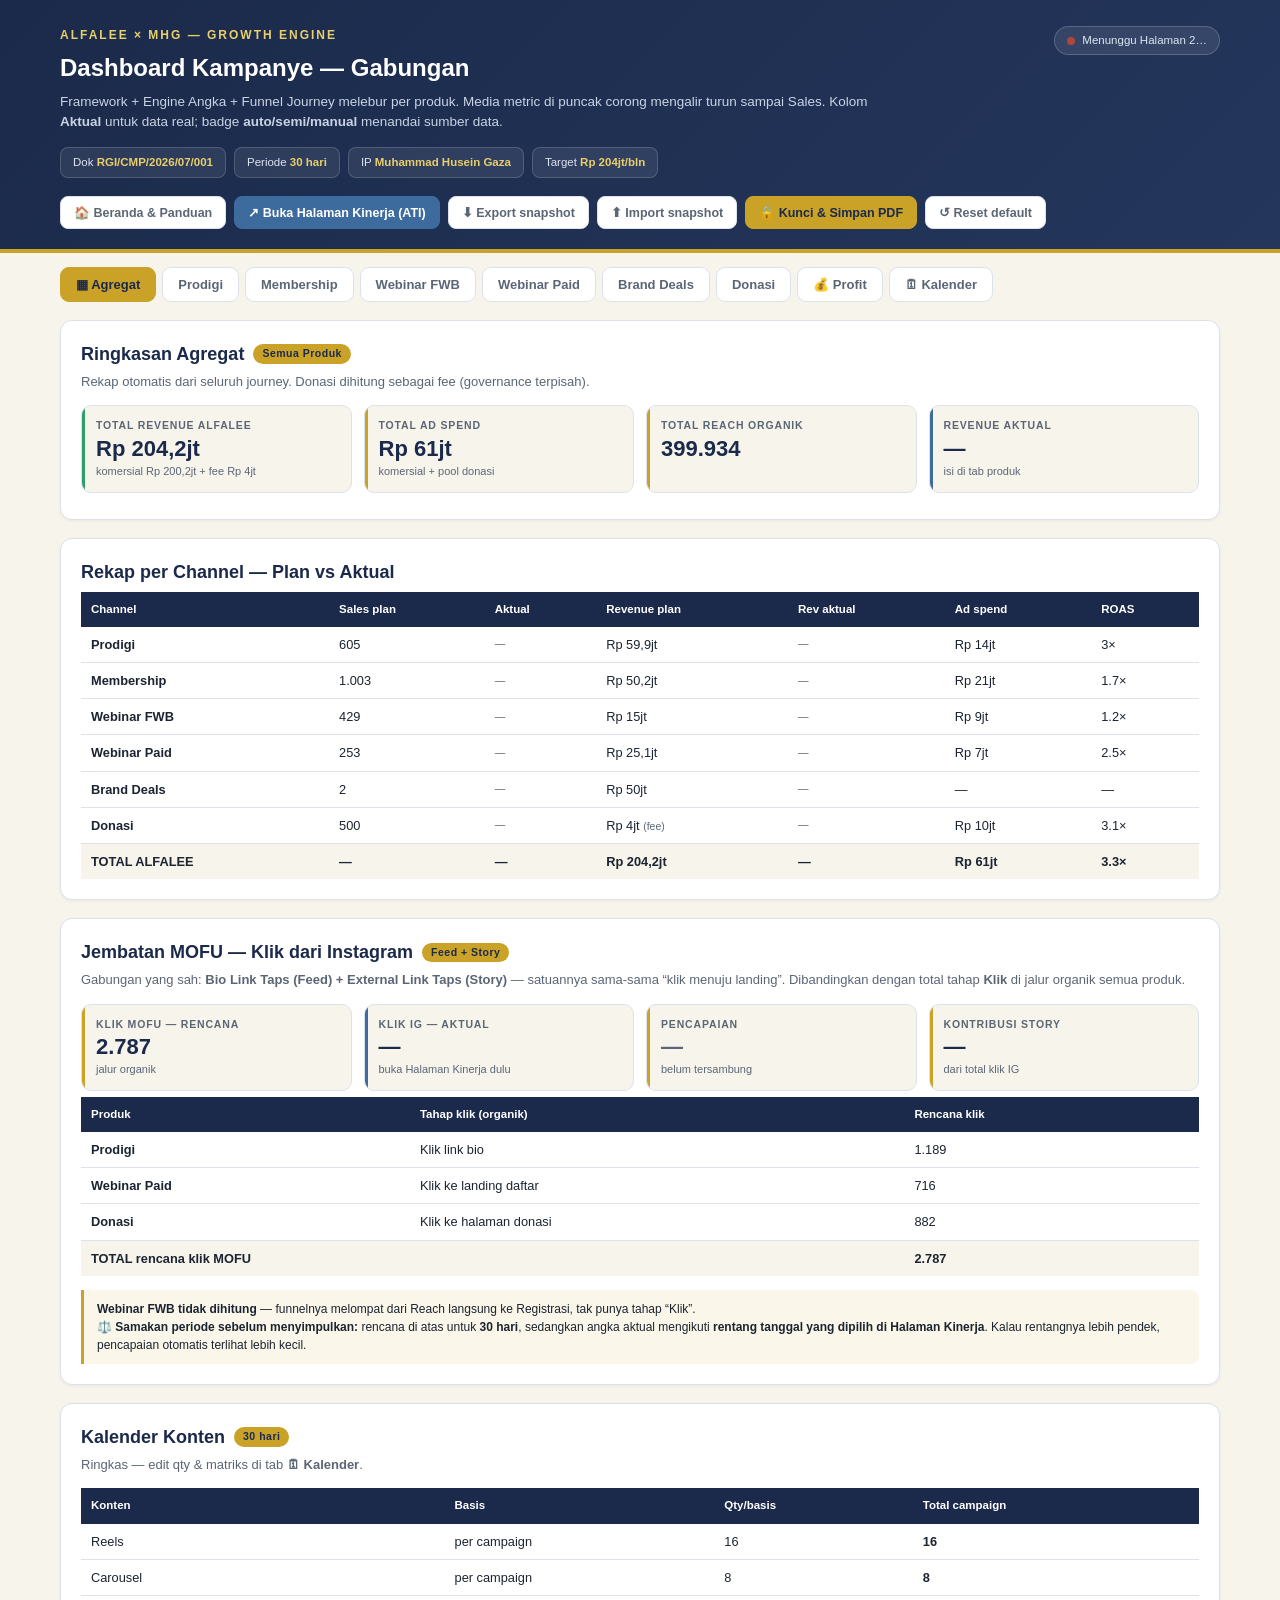
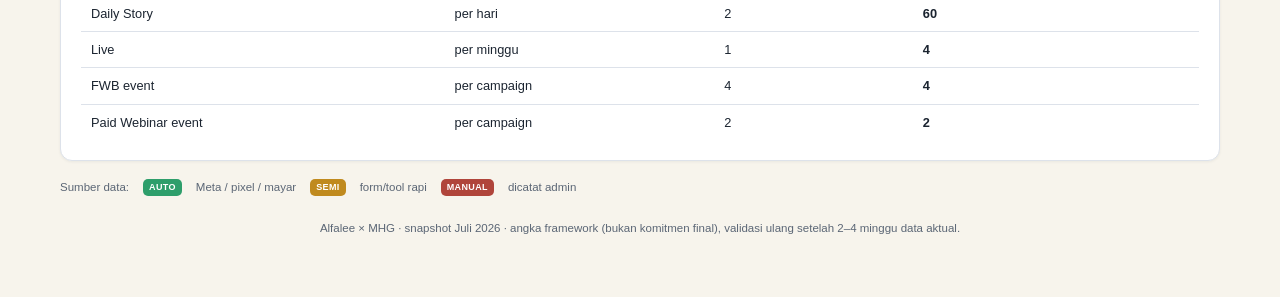
<file: alfalee-mhg-dashboard-gabungan.html>
<!DOCTYPE html>
<html lang="id">
<head>
<meta charset="UTF-8">
<meta name="viewport" content="width=device-width, initial-scale=1.0">
<title>Alfalee × MHG — Dashboard Kampanye (Gabungan)</title>
<!--
=====================================================================
 HALAMAN 1 — DASHBOARD KAMPANYE GABUNGAN (angka Rupiah)
 Pasangan dari "dashboard-kinerja-multichannel.html" (angka kinerja).
 Per produk: Framework (TOFU/MOFU/BOFU) + Engine (reverse funnel) +
 Journey (corong per tahap, badge sumber data) MELEBUR jadi satu.
 Tambahan: Target-vs-Aktual · Profit/P&L · Kalender editable + matriks ·
           Kunci & Simpan PDF (timestamp) · sinkron 2-arah dgn Halaman 2.
 Angka default = dokumen RGI/CMP/2026/07/001 (agregat Rp 204jt, ad spend Rp 51jt).
 Sinkron: KIRIM donor/member/event → ATI Halaman 2; TERIMA reach/ER/link-taps IG
          → kolom Aktual & kalibrasi funnel.
=====================================================================
-->
<style>
  :root{
    --navy:#1B2A4A; --navy-2:#24365C; --navy-3:#0F1B33;
    --gold:#C9A227; --gold-light:#E8CE6C;
    --cream:#F7F4EC; --card:#FFFFFF;
    --ink:#1B2430; --muted:#5B6675; --line:#DDE2EA;
    --steel:#3E6B9E;
    --auto:#2E9E6B; --semi:#C08A1E; --manual:#B0453B;
    --tofu:#3E6B9E; --mofu:#B8862F; --bofu:#8A3B3B;
    --good:#2E8E6E; --bad:#C0503F;
    --live:#2E9E6B; --stale:#B0453B;
  }
  *{box-sizing:border-box;}
  html,body{margin:0;padding:0;}
  body{background:var(--cream);color:var(--ink);font-family:'Segoe UI',Roboto,-apple-system,sans-serif;line-height:1.5;-webkit-font-smoothing:antialiased;padding-bottom:60px;}
  .wrap{max-width:1200px;margin:0 auto;padding:0 20px;}
  header{background:linear-gradient(135deg,var(--navy) 0%,var(--navy-2) 100%);color:#fff;border-bottom:4px solid var(--gold);padding:26px 0 20px;}
  header .eyebrow{color:var(--gold-light);font-size:12px;letter-spacing:2px;text-transform:uppercase;font-weight:600;}
  header h1{margin:6px 0 6px;font-size:24px;}
  header p{margin:0;color:#C9D3E4;font-size:13.5px;max-width:820px;}
  .head-top{display:flex;justify-content:space-between;align-items:flex-start;gap:20px;flex-wrap:wrap;}
  .sync-pill{display:inline-flex;align-items:center;gap:7px;font-size:11.5px;background:rgba(255,255,255,.09);border:1px solid rgba(255,255,255,.18);border-radius:20px;padding:5px 12px;color:#dbe4f0;white-space:nowrap;}
  .sync-dot{width:8px;height:8px;border-radius:50%;background:var(--stale);}
  .sync-dot.on{background:var(--live);box-shadow:0 0 0 3px rgba(46,158,107,.25);}
  .doc-chips{display:flex;gap:8px;flex-wrap:wrap;margin-top:14px;}
  .doc-chip{background:rgba(255,255,255,.08);border:1px solid rgba(255,255,255,.16);border-radius:8px;padding:6px 12px;font-size:11.5px;color:#DCE4F0;}
  .doc-chip b{color:var(--gold-light);}

  .toolbar{display:flex;gap:8px;flex-wrap:wrap;margin:18px 0 0;}
  .btn{background:var(--card);border:1px solid var(--line);color:var(--muted);border-radius:8px;padding:8px 13px;font-size:12.5px;cursor:pointer;font-weight:600;}
  .btn:hover{border-color:var(--gold);color:var(--ink);}
  .btn.gold{background:var(--gold);border-color:var(--gold);color:var(--navy);}
  .btn.gold:hover{background:var(--gold-light);}

  .tabs{display:flex;gap:6px;flex-wrap:wrap;margin:14px 0 18px;}
  .tab{background:var(--card);border:1px solid var(--line);color:var(--muted);padding:9px 15px;border-radius:9px;cursor:pointer;font-size:13px;font-weight:600;transition:.15s;}
  .tab:hover{border-color:var(--gold);color:var(--ink);}
  .tab[aria-selected="true"]{background:var(--navy);color:#fff;border-color:var(--navy);}
  .tab.agg[aria-selected="true"]{background:var(--gold);color:var(--navy);border-color:var(--gold);}
  .tab.util[aria-selected="true"]{background:var(--steel);color:#fff;border-color:var(--steel);}

  section{margin-top:6px;}
  .card{background:var(--card);border:1px solid var(--line);border-radius:12px;padding:20px;box-shadow:0 1px 3px rgba(11,31,58,.06);margin-bottom:18px;}
  h2{font-size:18px;color:var(--navy);margin:0 0 4px;display:flex;align-items:center;gap:9px;flex-wrap:wrap;}
  h3.ct{font-size:15px;color:var(--navy);margin:0 0 4px;}
  .tag{font-size:10.5px;background:var(--gold);color:var(--navy);font-weight:700;padding:2px 9px;border-radius:20px;letter-spacing:.5px;}
  .desc{color:var(--muted);font-size:13px;margin:2px 0 14px;}

  .metrics{display:grid;grid-template-columns:repeat(auto-fit,minmax(150px,1fr));gap:12px;margin-bottom:6px;}
  .metric{background:var(--cream);border:1px solid var(--line);border-radius:10px;padding:12px 14px;position:relative;overflow:hidden;}
  .metric::before{content:"";position:absolute;left:0;top:0;bottom:0;width:3px;background:var(--gold);}
  .metric.g::before{background:var(--auto);}
  .metric.p::before{background:var(--steel);}
  .metric .k{font-size:10.5px;letter-spacing:.08em;text-transform:uppercase;color:var(--muted);font-weight:600;}
  .metric .v{font-size:22px;font-weight:700;color:var(--navy);margin-top:4px;font-variant-numeric:tabular-nums;line-height:1;}
  .metric .s{font-size:11px;color:var(--muted);margin-top:3px;}

  .pillar{display:flex;gap:8px;flex-wrap:wrap;margin:12px 0 4px;}
  .pillbadge{font-size:10.5px;font-weight:700;color:#fff;padding:3px 10px;border-radius:20px;}
  .p-tofu{background:var(--tofu);} .p-mofu{background:var(--mofu);} .p-bofu{background:var(--bofu);}

  /* target vs aktual */
  .tva{background:var(--cream);border:1px solid var(--line);border-radius:12px;padding:14px 16px;margin-top:14px;}
  .tva h4{margin:0 0 10px;font-size:13px;color:var(--navy);display:flex;align-items:center;gap:8px;}
  .tva-grid{display:grid;grid-template-columns:repeat(auto-fit,minmax(190px,1fr));gap:12px;}
  .tva-item{background:#fff;border:1px solid var(--line);border-radius:9px;padding:10px 12px;}
  .tva-item .lbl{font-size:11px;color:var(--muted);text-transform:uppercase;letter-spacing:.04em;font-weight:600;}
  .tva-row{display:flex;justify-content:space-between;align-items:baseline;margin-top:6px;gap:8px;}
  .tva-row .plan{font-size:12px;color:var(--muted);}
  .tva-row .plan b{color:var(--navy);font-size:14px;}
  .tva-item input{width:100%;margin-top:6px;background:#EEF4FF;border:1.5px solid var(--steel);border-radius:6px;padding:6px 8px;font-size:13px;text-align:right;font-weight:700;color:var(--ink);font-variant-numeric:tabular-nums;}
  .tva-item input:focus{outline:2px solid var(--gold);}
  .var{font-size:11.5px;font-weight:700;margin-top:5px;text-align:right;}
  .var.good{color:var(--good);} .var.bad{color:var(--bad);}
  .from-kinerja{font-size:10.5px;color:var(--steel);margin-top:4px;text-align:right;}

  .tracks{display:flex;gap:16px;align-items:flex-start;flex-wrap:wrap;margin-top:8px;}
  .track{flex:1;min-width:270px;background:var(--cream);border:1px solid var(--line);border-radius:14px;padding:15px;}
  .track.single{max-width:520px;}
  .track-title{font-weight:700;font-size:13.5px;color:var(--navy);margin:0 0 2px;}
  .track-sub{font-size:11.5px;color:var(--muted);margin:0 0 10px;}
  .topinput{display:flex;align-items:center;gap:9px;margin-bottom:12px;}
  .topinput .chip{width:11px;height:34px;border-radius:4px;flex:none;}
  .topinput label{display:block;font-size:11px;color:var(--muted);margin:0 0 3px;}
  .topinput .lead{font-size:10px;color:var(--muted);text-transform:uppercase;letter-spacing:.05em;}
  input[type="number"]{width:100%;background:#fff;border:1.5px solid var(--steel);border-radius:8px;color:var(--ink);font-weight:700;font-size:16px;padding:7px 10px;font-variant-numeric:tabular-nums;}
  input[type="number"]:focus{outline:2px solid var(--gold);}
  svg.funnel{width:100%;height:auto;display:block;overflow:visible;margin-bottom:4px;}
  .band-label{font-weight:600;fill:#fff;font-size:11px;}
  .band-num{font-weight:700;fill:#fff;font-size:14.5px;font-variant-numeric:tabular-nums;}
  .pill-rect{fill:#fff;stroke:var(--line);}
  .pill-txt{font-weight:700;font-size:11px;}
  details.ctrl{margin-top:8px;}
  details.ctrl>summary{cursor:pointer;font-size:11px;letter-spacing:.05em;text-transform:uppercase;color:var(--muted);list-style:none;display:flex;gap:6px;align-items:center;padding:5px 0;font-weight:600;}
  details.ctrl>summary::-webkit-details-marker{display:none;}
  details.ctrl>summary::before{content:"▸";color:var(--gold);}
  details.ctrl[open]>summary::before{content:"▾";}
  .stage-row{padding:8px 0;border-top:1px solid var(--line);}
  .stage-row:first-of-type{border-top:0;}
  .stage-head{display:flex;align-items:center;gap:7px;margin-bottom:5px;}
  .badge{font-size:9px;font-weight:700;letter-spacing:.04em;text-transform:uppercase;padding:2px 6px;border-radius:5px;flex:none;color:#fff;}
  .badge.auto{background:var(--auto);} .badge.semi{background:var(--semi);} .badge.manual{background:var(--manual);}
  .phase{font-size:8.5px;font-weight:700;padding:1px 5px;border-radius:4px;flex:none;}
  .ph-tofu{background:rgba(62,107,158,.15);color:var(--tofu);}
  .ph-mofu{background:rgba(184,134,47,.15);color:var(--mofu);}
  .ph-bofu{background:rgba(138,59,59,.15);color:var(--bofu);}
  .stage-name{flex:1;min-width:0;font-size:12.5px;color:var(--ink);font-weight:500;overflow:hidden;text-overflow:ellipsis;white-space:nowrap;}
  .stage-num{font-weight:700;font-size:12.5px;color:var(--navy);font-variant-numeric:tabular-nums;flex:none;}
  .conv{display:flex;align-items:center;gap:9px;padding-left:2px;}
  .conv .arrow{color:var(--muted);font-size:11px;flex:none;}
  .conv input[type="range"]{-webkit-appearance:none;appearance:none;flex:1;height:5px;border-radius:999px;background:var(--line);cursor:pointer;}
  .conv input[type="range"]::-webkit-slider-thumb{-webkit-appearance:none;appearance:none;width:15px;height:15px;border-radius:50%;background:#fff;border:3px solid var(--gold);cursor:grab;}
  .conv input[type="range"]::-moz-range-thumb{width:15px;height:15px;border-radius:50%;background:#fff;border:3px solid var(--gold);cursor:grab;}
  .conv .pct{font-weight:700;font-size:12px;width:46px;text-align:right;color:var(--mofu);font-variant-numeric:tabular-nums;flex:none;}
  .muara{margin-top:16px;background:linear-gradient(180deg,var(--navy),var(--navy-3));border:1px solid var(--gold);border-radius:14px;padding:18px;color:#fff;}
  .muara h3{font-size:12px;letter-spacing:.12em;text-transform:uppercase;color:var(--gold-light);margin:0 0 13px;}
  .feeders{display:flex;gap:10px;justify-content:center;flex-wrap:wrap;}
  .feeder{flex:1;min-width:120px;text-align:center;background:rgba(255,255,255,.06);border:1px solid rgba(255,255,255,.14);border-radius:11px;padding:10px;}
  .feeder .fk{font-size:10.5px;color:#9FB0CC;margin:0 0 4px;}
  .feeder .fv{font-weight:700;font-size:19px;font-variant-numeric:tabular-nums;}
  .converge{text-align:center;color:var(--gold-light);font-size:20px;margin:8px 0;}
  .total-box{display:flex;gap:16px;justify-content:center;flex-wrap:wrap;text-align:center;background:rgba(46,158,107,.14);border:1px solid var(--auto);border-radius:12px;padding:15px;}
  .total-box .tk{font-size:11px;letter-spacing:.09em;text-transform:uppercase;color:#B9C4D6;margin:0 0 5px;font-weight:600;}
  .total-box .tv{font-weight:700;font-size:clamp(20px,3vw,28px);font-variant-numeric:tabular-nums;line-height:1;}
  .unitrow{display:flex;align-items:center;gap:9px;justify-content:center;margin-top:13px;flex-wrap:wrap;font-size:12px;color:#C9D3E4;}
  .unitrow input{width:150px;font-size:14px;}
  .note{background:rgba(201,162,39,.1);border-left:3px solid var(--gold);border-radius:0 8px 8px 0;padding:10px 13px;font-size:12px;color:var(--ink);margin-top:14px;}

  table{width:100%;border-collapse:collapse;font-size:12.8px;margin-top:6px;}
  th{background:var(--navy);color:#fff;text-align:left;padding:9px 10px;font-size:11.5px;font-weight:600;}
  td{padding:8px 10px;border-bottom:1px solid var(--line);font-variant-numeric:tabular-nums;vertical-align:middle;}
  tr:last-child td{border-bottom:none;}
  tr.total td{font-weight:700;background:var(--cream);}
  td input.cell{width:100px;background:#EEF4FF;border:1.5px solid var(--steel);border-radius:6px;padding:5px 7px;font-size:12.5px;text-align:right;font-weight:600;color:var(--ink);}
  .mini{font-size:10.5px;color:var(--muted);}

  /* profit waterfall */
  .pl-wrap{display:grid;grid-template-columns:1.1fr 1fr;gap:16px;}
  @media(max-width:820px){.pl-wrap{grid-template-columns:1fr;}}
  .pl-inputs .in-row{display:flex;align-items:center;justify-content:space-between;padding:8px 0;border-bottom:1px dashed var(--line);gap:8px;font-size:13px;}
  .pl-inputs .in-row:last-child{border-bottom:none;}
  .pl-inputs .in-row label{color:var(--ink);flex:1;}
  .pl-inputs .in-row input{width:130px;text-align:right;}
  .pl-inputs .in-row .u{width:34px;font-size:11px;color:var(--muted);}
  .wf{display:flex;flex-direction:column;gap:7px;}
  .wf-bar{display:flex;align-items:center;gap:10px;}
  .wf-bar .wl{width:130px;font-size:12px;color:var(--muted);flex:none;}
  .wf-bar .track2{flex:1;height:26px;background:#F0ECE2;border-radius:6px;position:relative;overflow:hidden;}
  .wf-bar .fill{position:absolute;top:0;bottom:0;border-radius:6px;}
  .wf-bar .wv{width:110px;text-align:right;font-weight:700;font-size:13px;flex:none;font-variant-numeric:tabular-nums;}
  .pl-net{margin-top:12px;background:linear-gradient(135deg,var(--navy),var(--navy-3));color:#fff;border-radius:12px;padding:16px 18px;display:flex;justify-content:space-between;align-items:center;flex-wrap:wrap;gap:10px;}
  .pl-net .nl{font-size:12px;color:var(--gold-light);text-transform:uppercase;letter-spacing:.08em;}
  .pl-net .nv{font-size:28px;font-weight:800;font-variant-numeric:tabular-nums;}
  .pl-net .mg{font-size:13px;color:#B9C4D6;}

  .legend{display:flex;gap:14px;flex-wrap:wrap;margin-top:14px;font-size:11.5px;color:var(--muted);align-items:center;}
  footer{text-align:center;color:var(--muted);font-size:11.5px;margin-top:24px;}
  .stamp{margin-top:14px;font-size:11.5px;color:var(--muted);text-align:center;}
  @media(max-width:760px){.track{min-width:100%;}}

  /* ---- laporan cetak menyeluruh (semua tab) ---- */
  #printReport{display:none;}
  .pr-hd h1{font-size:20px;color:var(--navy);margin:0 0 4px;}
  .pr-meta{font-size:11px;color:var(--muted);margin-bottom:10px;border-bottom:2px solid var(--gold);padding-bottom:8px;}
  .pr-sec{font-size:15px;color:var(--navy);margin:16px 0 6px;padding:5px 9px;background:var(--cream);border-left:4px solid var(--gold);}
  .pr-sec small{font-weight:400;color:var(--muted);font-size:11px;}
  table.pr-t{width:100%;border-collapse:collapse;font-size:11.5px;margin:4px 0 8px;}
  table.pr-t th{background:var(--navy);color:#fff;text-align:left;padding:5px 8px;font-size:10.5px;}
  table.pr-t td{padding:4px 8px;border-bottom:1px solid var(--line);}
  table.pr-t tr.tot td{font-weight:700;background:var(--cream);}
  table.pr-t.small{font-size:10.5px;}
  .pr-tk{font-size:11px;font-weight:700;color:var(--steel);margin-top:6px;}
  .src{font-size:8px;font-weight:700;text-transform:uppercase;padding:1px 4px;border-radius:3px;color:#fff;}
  .src.auto{background:var(--auto);}.src.semi{background:var(--semi);}.src.manual{background:var(--manual);}

  @media print{
    .toolbar,.tabs,.conv,details.ctrl>summary,.btn,#stage,.legend,.stamp,footer,.sync-pill{display:none!important;}
    #printReport{display:block!important;}
    body{background:#fff;padding-bottom:0;}
    *{-webkit-print-color-adjust:exact;print-color-adjust:exact;}
    .pr-sec,table.pr-t{break-inside:avoid;}
    h2.pr-sec{break-before:auto;}
  }
</style>
</head>
<body>
<header>
  <div class="wrap">
    <div class="head-top">
      <div>
        <div class="eyebrow">Alfalee × MHG — Growth Engine</div>
        <h1>Dashboard Kampanye — Gabungan</h1>
        <p>Framework + Engine Angka + Funnel Journey melebur per produk. Media metric di puncak corong mengalir turun sampai Sales. Kolom <b>Aktual</b> untuk data real; badge <b>auto/semi/manual</b> menandai sumber data.</p>
      </div>
      <span class="sync-pill"><span class="sync-dot" id="syncDot"></span><span id="syncLbl">Menunggu Halaman 2…</span></span>
    </div>
    <div class="doc-chips">
      <div class="doc-chip">Dok <b>RGI/CMP/2026/07/001</b></div>
      <div class="doc-chip">Periode <b>30 hari</b></div>
      <div class="doc-chip">IP <b>Muhammad Husein Gaza</b></div>
      <div class="doc-chip">Target <b>Rp 204jt/bln</b></div>
    </div>
    <div class="toolbar">
      <button class="btn" id="goHome">🏠 Beranda &amp; Panduan</button>
      <button class="btn" id="goKinerja" style="background:var(--steel);border-color:var(--steel);color:#fff">↗ Buka Halaman Kinerja (ATI)</button>
      <button class="btn" id="exp">⬇ Export snapshot</button>
      <button class="btn" id="imp">⬆ Import snapshot</button>
      <button class="btn gold" id="lock">🔒 Kunci &amp; Simpan PDF</button>
      <button class="btn" id="reset">↺ Reset default</button>
      <input type="file" id="impFile" accept="application/json" style="display:none">
    </div>
  </div>
</header>

<div class="wrap">
  <div class="tabs" role="tablist" id="tabs"></div>
  <div id="stage"></div>
  <div id="printReport" aria-hidden="true"></div>
  <div class="legend">
    <span>Sumber data:</span>
    <span class="badge auto">auto</span><span>Meta / pixel / mayar</span>
    <span class="badge semi">semi</span><span>form/tool rapi</span>
    <span class="badge manual">manual</span><span>dicatat admin</span>
  </div>
  <div class="stamp" id="stamp"></div>
  <footer>Alfalee × MHG · snapshot Juli 2026 · angka framework (bukan komitmen final), validasi ulang setelah 2–4 minggu data aktual.</footer>
</div>

<script>
"use strict";
/* ========= SYNC BRIDGE (identik Halaman 2) ========= */
const BUS_KEY="alfalee_bus_v1";
const bc=("BroadcastChannel"in window)?new BroadcastChannel("alfalee_mhg"):null;
function busRead(){try{return JSON.parse(localStorage.getItem(BUS_KEY))||{}}catch(e){return{}}}
function busWrite(patch){const cur=busRead();const next=Object.assign({},cur,patch);next._ts=new Date().toISOString();try{localStorage.setItem(BUS_KEY,JSON.stringify(next))}catch(e){}if(bc){try{bc.postMessage(next)}catch(e){}}return next;}
let FROM_KINERJA=null; // {igReach,igER,igLinkTaps,...}
function onBusIn(data){
  if(!data)return;
  if(data.fromKinerja){
    FROM_KINERJA=data.fromKinerja; markSync(true);
    if(activeTab==="agg")buildAggregate();                       // jembatan MOFU ikut segar
    else if(CONFIG[activeTab])refreshKinerjaPanels();
  }
}
if(bc)bc.onmessage=e=>onBusIn(e.data);
window.addEventListener("storage",e=>{if(e.key===BUS_KEY&&e.newValue){try{onBusIn(JSON.parse(e.newValue))}catch(_){}}});
function markSync(on){const d=document.getElementById("syncDot"),l=document.getElementById("syncLbl");if(on){d.classList.add("on");l.textContent="Tersambung Halaman 2 (Kinerja)";}else{d.classList.remove("on");l.textContent="Belum tersambung — buka Halaman 2";}}
function publishOut(){
  const don=prodStats(CONFIG.donasi), mbr=prodStats(CONFIG.membership);
  const aDon=ACT.donasi||{}, aMbr=ACT.membership||{};
  busWrite({fromKampanye:{
    donorBaru:Math.round(aDon.unit!=null?aDon.unit:don.buyers), donasiTarget:500,
    repeatDonor:Math.round(aDon.repeat!=null?aDon.repeat:don.buyers*0.3),
    donasiNominal:Math.round((aDon.rev!=null?aDon.rev:don.revenue)),
    memberBaru:Math.round(aMbr.unit!=null?aMbr.unit:mbr.buyers), memberTarget:1000,
    communityEvents:CAL.qty.live*CAL.durasi/7|0 || 4,
    updatedAt:new Date().toISOString()
  }});
  if(typeof saveState==="function")saveState();
}

/* ========= DATA MODEL (journey forward) ========= */
function s(label,src){return{label,src};}
const SETTINGS={cpm:35000};
const DEFAULT={
  prodigi:{name:"Prodigi",tag:"Produk Digital · 99k",unitLabel:"Harga produk (Rp)",unitValue:99000,muaraLabel:"Total Buyer Prodigi",revTarget:60000000,
    note:"Auto penuh (ad → landing mayar ter-pixel → beli). Pastikan Meta Pixel + CAPI terpasang.",
    tracks:[
      {id:"prd_ads",channel:"ads",label:"Jalur Ads — Meta → Landing mayar",note:"Impression → landing → beli",top:400000,rates:[0.9,80,14.7],
        stages:[s("Impression iklan","auto"),s("Klik ke landing","auto"),s("Landing mayar dibuka","auto"),s("Checkout / beli","auto")]},
      {id:"prd_org",channel:"organik",label:"Jalur Organik — Reels/Carousel",note:"Reach → link bio → beli",top:79267,rates:[1.5,85,18],
        stages:[s("Reach organik","semi"),s("Klik link bio","auto"),s("Landing mayar dibuka","auto"),s("Checkout / beli","auto")]},
    ]},
  membership:{name:"Membership",tag:"Recurring 50k/bln · LTV 100k",unitLabel:"Harga/bln (Rp)",unitValue:50000,muaraLabel:"Total Member Baru",revTarget:50000000,
    note:"Kelas multi-jalur: dingin + panas + komunitas warm menyatu. Nilai budget pakai ROAS-LTV 3,33×. Sedot sebagian target dari komunitas warm. Member & event dikirim ke ATI (Community Action) Halaman 2.",
    tracks:[
      {id:"mbr_cold",channel:"ads",label:"Jalur 1 — Traffic Dingin (Ads)",note:"WA-first · terpanjang",top:400000,rates:[1.0,45,45,56],
        stages:[s("Impression iklan","auto"),s("Tap “Kirim Pesan”/klik","auto"),s("Chat WA / landing","semi"),s("Qualified — minat kuat","manual"),s("Bayar & join member","semi")]},
      {id:"mbr_warm_ads",channel:"ads",label:"Jalur 2 — Traffic Panas (Retarget)",note:"Ads retarget → WA cepat",top:200000,rates:[1.5,50,45,37],
        stages:[s("Impression retarget","auto"),s("Tap “Kirim Pesan”/klik","auto"),s("Chat WA / landing","semi"),s("Konfirmasi minat","manual"),s("Bayar & join member","semi")]},
      {id:"mbr_comm",channel:"warm",label:"Jalur 3 — Komunitas Warm",note:"Basis = member/follower aktif",top:15000,rates:[40,25,20],
        stages:[s("Basis warm aktif","semi"),s("Lihat penawaran","manual"),s("Sinyal minat","manual"),s("Join member","semi")]},
    ]},
  fwb:{name:"Webinar FWB",tag:"Lead magnet · upsell 35k · 4 event",unitLabel:"Harga upsell (Rp)",unitValue:35000,muaraLabel:"Total Upsell FWB",revTarget:15000000,
    note:"FWB = mesin lead terbesar. Registran jadi audiens warm untuk produk lain — nilainya melampaui Rp 15jt upsell.",
    tracks:[
      {id:"fwb_ads",channel:"ads",label:"Jalur Ads — CTWA/Landing",note:"Impression → registrasi → hadir → upsell",top:257000,rates:[1.4,83.5,40,25],
        stages:[s("Impression iklan","auto"),s("Klik ke registrasi","auto"),s("Registrasi FWB","semi"),s("Hadir webinar","semi"),s("Upsell beli","semi")]},
      {id:"fwb_org",channel:"organik",label:"Jalur Organik — Reels/Story",note:"Reach → registrasi → hadir → upsell",top:252400,rates:[0.51,40,25],
        stages:[s("Reach organik","semi"),s("Registrasi FWB","semi"),s("Hadir webinar","semi"),s("Upsell beli","semi")]},
    ]},
  webinarpaid:{name:"Webinar Paid",tag:"Tiket 99k · 2 event",unitLabel:"Harga tiket (Rp)",unitValue:99000,muaraLabel:"Total Tiket Terjual",revTarget:25000000,
    note:"Tiket dibayar via mayar (auto). Audiens warm dari FWB & komunitas menurunkan beban reach organik. Target ROAS 2,5×.",
    tracks:[
      {id:"wp_ads",channel:"ads",label:"Jalur Ads — Meta → Landing daftar",note:"Impression → daftar → bayar",top:200000,rates:[1.5,40,14.75],
        stages:[s("Impression iklan","auto"),s("Klik ke landing daftar","auto"),s("Landing pendaftaran","auto"),s("Bayar tiket","auto")]},
      {id:"wp_org",channel:"organik",label:"Jalur Organik — Reels/Story",note:"Reach → daftar → bayar",top:23867,rates:[3,60,17.7],
        stages:[s("Reach organik","semi"),s("Klik ke landing daftar","auto"),s("Landing pendaftaran","auto"),s("Bayar tiket","auto")]},
    ]},
  branddeals:{name:"Brand Deals",tag:"B2B · target 2 deals",unitLabel:"Nilai rata-rata deal (Rp)",unitValue:25000000,muaraLabel:"Deal Closed",revTarget:50000000,
    note:"Pipeline B2B (bukan ads): 200 kontak/bln ≈ 10/hari kerja. Naikkan avg deal value lebih berdampak daripada volume. Inbound dari otoritas IG MHG mengurangi outreach dingin.",
    tracks:[
      {id:"bd",channel:"b2b",label:"Pipeline Outreach B2B",note:"Outreach → reply → meeting → proposal → close",top:200,rates:[20,40,50,25],
        stages:[s("Outreach / kontak","manual"),s("Balasan","manual"),s("Meeting","manual"),s("Proposal terkirim","semi"),s("Deal closed","manual")]},
    ]},
  donasi:{name:"Donasi",tag:"500 donatur · avg 100k · fee 10%",unitLabel:"Rata-rata donasi (Rp)",unitValue:100000,muaraLabel:"Total Donatur",revTarget:50000000,feeMode:true,
    note:"Governance terpisah: dana lewat entitas resmi auditable, Alfalee TIDAK memegang dana. Fee ≤10% net (Rp 4jt). Ad spend donasi dari pool donasi. Donor & nominal dikirim ke ATI (Donation Conversion) Halaman 2.",
    tracks:[
      {id:"don_ads",channel:"ads",label:"Jalur Ads — dari pool donasi",note:"Impression → halaman → donasi",top:285700,rates:[1.4,52.5,15],
        stages:[s("Impression iklan","auto"),s("Klik ke halaman donasi","auto"),s("Halaman donasi dibuka","semi"),s("Donasi dibayar","semi")]},
      {id:"don_org",channel:"organik",label:"Jalur Organik — Reels/Story",note:"Reach → halaman → donasi",top:29400,rates:[3,70,30],
        stages:[s("Reach organik","semi"),s("Klik ke halaman donasi","auto"),s("Halaman donasi dibuka","semi"),s("Donasi dibayar","semi")]},
    ]},
};
let CONFIG=clone(DEFAULT);
let activeTab="agg";
const KEYS=Object.keys(DEFAULT);
let ACT={};   // realisasi per produk {rev,unit,spend,reach,repeat}
let COST={mhgSharePct:40, production:15000000, ops:20000000};
let CAL={durasi:30, qty:{reels:16,carousel:8,story:2,live:1,fwb:4,webinar:2},
  basis:{reels:"per campaign",carousel:"per campaign",story:"per hari",live:"per minggu",fwb:"per campaign",webinar:"per campaign"}};

/* helpers */
function clone(o){return JSON.parse(JSON.stringify(o));}
const fmt=n=>isFinite(n)?Math.round(n).toLocaleString("id-ID"):"-";
const rupiah=n=>isFinite(n)?"Rp "+Math.round(n).toLocaleString("id-ID"):"Rp -";
const rpJt=n=>isFinite(n)?"Rp "+(Math.round(n/100000)/10).toLocaleString("id-ID")+"jt":"-";
const trimPct=n=>(Math.round(n*10)/10).toString();
function esc(x){return String(x).replace(/[&<>"]/g,c=>({"&":"&amp;","<":"&lt;",">":"&gt;",'"':"&quot;"}[c]));}
function rampColor(i,n){const a=[62,107,158],b=[201,162,39];const t=n<=1?0:i/(n-1);const c=a.map((v,k)=>Math.round(v+(b[k]-v)*t));return`rgb(${c[0]},${c[1]},${c[2]})`;}
function phaseOf(i,n){return i===0?"tofu":(i===n-1?"bofu":"mofu");}
function valuesOf(t){const v=[t.top];for(let i=0;i<t.rates.length;i++)v.push(v[i]*t.rates[i]/100);return v;}
function buyersOf(t){const v=valuesOf(t);return v[v.length-1];}
function trackSpend(t){return t.channel==="ads"?t.top/1000*SETTINGS.cpm:0;}
function prodStats(cfg){
  let buyers=0,spend=0,adsBuyers=0,reachOrg=0;
  cfg.tracks.forEach(t=>{const b=buyersOf(t);buyers+=b;const sp=trackSpend(t);spend+=sp;if(t.channel==="ads")adsBuyers+=b;if(t.channel==="organik"||t.channel==="warm")reachOrg+=t.top;});
  return{buyers,spend,adsBuyers,reachOrg,revenue:buyers*cfg.unitValue,adsRevenue:adsBuyers*cfg.unitValue,cpa:adsBuyers?spend/adsBuyers:NaN,roas:spend?adsBuyers*cfg.unitValue/spend:NaN};
}
function alfaleeRevOf(key,st){return CONFIG[key].feeMode?(st.revenue-st.spend)*0.10:st.revenue;}

/* ========= TABS ========= */
function renderTabs(){
  const el=document.getElementById("tabs");
  let html=`<button class="tab agg" role="tab" data-tab="agg" ${activeTab==="agg"?'aria-selected="true"':''}>▦ Agregat</button>`;
  html+=KEYS.map(k=>`<button class="tab" role="tab" data-tab="${k}" ${k===activeTab?'aria-selected="true"':''}>${esc(CONFIG[k].name)}</button>`).join("");
  html+=`<button class="tab util" role="tab" data-tab="profit" ${activeTab==="profit"?'aria-selected="true"':''}>💰 Profit</button>`;
  html+=`<button class="tab util" role="tab" data-tab="kalender" ${activeTab==="kalender"?'aria-selected="true"':''}>🗓 Kalender</button>`;
  el.innerHTML=html;
  el.querySelectorAll(".tab").forEach(b=>b.addEventListener("click",()=>{activeTab=b.dataset.tab;build();}));
}
function build(){
  renderTabs();
  if(activeTab==="agg")return buildAggregate();
  if(activeTab==="profit")return buildProfit();
  if(activeTab==="kalender")return buildKalender();
  buildProduct(CONFIG[activeTab]);
}

/* ========= PRODUCT ========= */
function buildProduct(cfg){
  const key=activeTab, single=cfg.tracks.length===1;
  let html=`<section><div class="card">
    <h2>${esc(cfg.name)} <span class="tag">${esc(cfg.tag)}</span></h2>
    <p class="desc">Target revenue <b>${rpJt(cfg.revTarget)}</b> · Muara: ${esc(cfg.muaraLabel)}. Geser rate — corong, ad spend, CPA & ROAS menghitung sendiri.</p>
    <div class="metrics" id="pmetrics"></div>
    <div class="pillar">
      <span class="pillbadge p-tofu">TOFU · reach/impression</span>
      <span class="pillbadge p-mofu">MOFU · klik/chat/registrasi</span>
      <span class="pillbadge p-bofu">BOFU · beli/join/deal</span>
    </div>
    <div class="tracks">`;
  cfg.tracks.forEach(t=>html+=trackHTML(t,single));
  html+=`</div>`+muaraHTML(cfg)+tvaHTML(key,cfg)+`<div class="note">${esc(cfg.note)}</div></div></section>`;
  document.getElementById("stage").innerHTML=html;
  wireInputs(cfg); wireTVA(key); recompute(cfg);
}
function trackHTML(t,single){
  const n=t.stages.length;
  const leadLabel=t.channel==="ads"?"Impression (ads)":t.channel==="organik"?"Reach organik":t.channel==="warm"?"Basis warm":"Outreach";
  let rows="";
  for(let i=0;i<n;i++){const st=t.stages[i],ph=phaseOf(i,n);
    rows+=`<div class="stage-row"><div class="stage-head"><span class="badge ${st.src}">${st.src}</span><span class="phase ph-${ph}">${ph.toUpperCase()}</span><span class="stage-name">${esc(st.label)}</span><span class="stage-num" data-num="${t.id}-${i}">0</span></div>`;
    if(i<n-1)rows+=`<div class="conv"><span class="arrow">▼</span><input type="range" min="0" max="100" step="0.1" value="${t.rates[i]}" data-rate="${t.id}" data-ri="${i}"><span class="pct" data-pct="${t.id}-${i}">${trimPct(t.rates[i])}%</span></div>`;
    rows+=`</div>`;}
  return `<div class="track ${single?'single':''}"><p class="track-title">${esc(t.label)}</p><p class="track-sub">${esc(t.note||"")}</p>
    <div class="topinput"><span class="chip" style="background:${rampColor(0,n)}"></span><div style="flex:1"><div class="lead">${leadLabel} — media metric</div><label for="top-${t.id}">Jumlah masuk (puncak)</label><input type="number" id="top-${t.id}" min="0" step="100" value="${t.top}" data-top="${t.id}"></div></div>
    <svg class="funnel" data-funnel="${t.id}"></svg>
    <details class="ctrl" open><summary>Tahap & conversion rate</summary>${rows}</details></div>`;
}
function muaraHTML(cfg){
  const multi=cfg.tracks.length>1;
  const feeders=cfg.tracks.map(t=>`<div class="feeder"><p class="fk">${esc(t.label.split("—")[0].trim())}</p><p class="fv" data-feed="${t.id}" style="color:${rampColor(t.stages.length-1,t.stages.length)}">0</p></div>`).join("");
  return `<div class="muara"><h3>${multi?'Muara — jalur menyatu ke Sales':'Hasil akhir → Sales'}</h3>
    ${multi?`<div class="feeders">${feeders}</div><div class="converge">▼</div>`:''}
    <div class="total-box">
      <div><p class="tk">${esc(cfg.muaraLabel)}</p><p class="tv" data-total="buyers">0</p></div>
      <div><p class="tk">${cfg.feeMode?'Donasi masuk (gross)':'Proyeksi revenue'}</p><p class="tv" data-total="rev">Rp 0</p></div>
      ${cfg.feeMode?`<div><p class="tk">Fee Alfalee (10% net)</p><p class="tv" data-total="fee" style="color:var(--gold-light)">Rp 0</p></div>`:''}
    </div>
    <div class="unitrow"><label>${esc(cfg.unitLabel)}</label><input type="number" value="${cfg.unitValue}" data-unit="1"><span style="margin-left:14px">CPM ads (Rp)</span><input type="number" value="${SETTINGS.cpm}" data-cpm="1" style="width:110px"></div></div>`;
}
/* Target vs Aktual panel */
function tvaHTML(key,cfg){
  const a=ACT[key]||{};
  const isDon=cfg.feeMode;
  return `<div class="tva"><h4>🎯 Target (rencana) vs Aktual (realisasi) <span class="mini">— isi angka real; variance & sinkron otomatis</span></h4>
    <div class="tva-grid">
      <div class="tva-item"><div class="lbl">${isDon?'Donatur':'Unit terjual'}</div>
        <div class="tva-row"><span class="plan">plan <b data-plan="unit">–</b></span></div>
        <input type="number" placeholder="aktual" value="${a.unit!=null?a.unit:''}" data-act="${key}" data-f="unit">
        <div class="var" data-var="unit"></div></div>
      <div class="tva-item"><div class="lbl">${isDon?'Donasi masuk':'Revenue'} (Rp)</div>
        <div class="tva-row"><span class="plan">plan <b data-plan="rev">–</b></span></div>
        <input type="number" placeholder="aktual" value="${a.rev!=null?a.rev:''}" data-act="${key}" data-f="rev">
        <div class="var" data-var="rev"></div></div>
      <div class="tva-item"><div class="lbl">Ad spend (Rp)</div>
        <div class="tva-row"><span class="plan">plan <b data-plan="spend">–</b></span></div>
        <input type="number" placeholder="aktual" value="${a.spend!=null?a.spend:''}" data-act="${key}" data-f="spend">
        <div class="var" data-var="spend"></div></div>
      <div class="tva-item"><div class="lbl">Reach organik</div>
        <div class="tva-row"><span class="plan">plan <b data-plan="reach">–</b></span></div>
        <input type="number" placeholder="aktual" value="${a.reach!=null?a.reach:''}" data-act="${key}" data-f="reach">
        <div class="var" data-var="reach"></div>
        <div class="from-kinerja" data-fk="reach"></div></div>
    </div></div>`;
}
function wireInputs(cfg){
  const st=document.getElementById("stage"),map={};cfg.tracks.forEach(t=>map[t.id]=t);
  st.querySelectorAll("[data-top]").forEach(inp=>inp.addEventListener("input",e=>{map[e.target.dataset.top].top=Math.max(0,parseFloat(e.target.value)||0);recompute(cfg);}));
  st.querySelectorAll("[data-rate]").forEach(inp=>inp.addEventListener("input",e=>{map[e.target.dataset.rate].rates[+e.target.dataset.ri]=parseFloat(e.target.value);recompute(cfg);}));
  const u=st.querySelector("[data-unit]");if(u)u.addEventListener("input",e=>{cfg.unitValue=Math.max(0,parseFloat(e.target.value)||0);recompute(cfg);});
  const c=st.querySelector("[data-cpm]");if(c)c.addEventListener("input",e=>{SETTINGS.cpm=Math.max(0,parseFloat(e.target.value)||0);recompute(cfg);});
}
function wireTVA(key){
  document.querySelectorAll(`[data-act="${key}"]`).forEach(inp=>inp.addEventListener("input",e=>{
    ACT[key]=ACT[key]||{}; const v=e.target.value; ACT[key][e.target.dataset.f]=v===""?null:parseFloat(v)||0;
    recompute(CONFIG[key]); publishOut();
  }));
}
function recompute(cfg){
  cfg.tracks.forEach(t=>{const v=valuesOf(t);drawFunnel(t,v);
    for(let i=0;i<t.stages.length;i++){const nEl=document.querySelector(`[data-num="${t.id}-${i}"]`);if(nEl)nEl.textContent=fmt(v[i]);
      if(i<t.rates.length){const p=document.querySelector(`[data-pct="${t.id}-${i}"]`);if(p)p.textContent=trimPct(t.rates[i])+"%";}}
    const feed=document.querySelector(`[data-feed="${t.id}"]`);if(feed)feed.textContent=fmt(buyersOf(t));});
  const st=prodStats(cfg);
  const tb=document.querySelector('[data-total="buyers"]');if(tb)tb.textContent=fmt(st.buyers);
  const rv=document.querySelector('[data-total="rev"]');if(rv)rv.textContent=rupiah(st.revenue);
  const fe=document.querySelector('[data-total="fee"]');if(fe)fe.textContent=rupiah((st.revenue-st.spend)*0.10);
  renderProdMetrics(cfg,st); renderTVA(activeTab,cfg,st); publishOut();
}
function renderProdMetrics(cfg,st){
  const el=document.getElementById("pmetrics");if(!el)return;
  const attain=cfg.revTarget?st.revenue/cfg.revTarget*100:0;
  el.innerHTML=`
    <div class="metric g"><div class="k">Sales (plan)</div><div class="v">${fmt(st.buyers)}</div><div class="s">unit terjual</div></div>
    <div class="metric"><div class="k">${cfg.feeMode?'Donasi masuk':'Revenue'}</div><div class="v">${rpJt(st.revenue)}</div><div class="s">target ${rpJt(cfg.revTarget)} · ${trimPct(attain)}%</div></div>
    <div class="metric"><div class="k">Ad spend</div><div class="v">${rpJt(st.spend)}</div><div class="s">CPM ${fmt(SETTINGS.cpm)}</div></div>
    <div class="metric"><div class="k">Reach organik</div><div class="v">${fmt(st.reachOrg)}</div><div class="s">jalur organik/warm</div></div>
    <div class="metric"><div class="k">CPA ads</div><div class="v">${isFinite(st.cpa)?rupiah(st.cpa):'—'}</div><div class="s">spend ÷ buyer ads</div></div>
    <div class="metric"><div class="k">ROAS ads</div><div class="v">${isFinite(st.roas)?trimPct(st.roas)+'×':'—'}</div><div class="s">${cfg.name==='Membership'?'nilai pakai ROAS-LTV':'rev ads ÷ spend'}</div></div>`;
}
function setVar(field,plan,act,goodHigh){
  const el=document.querySelector(`[data-var="${field}"]`);if(!el)return;
  if(act==null||isNaN(act)){el.textContent="";return;}
  const d=act-plan, pct=plan?d/plan*100:0;
  const good=goodHigh?d>=0:d<=0;
  el.className="var "+(good?"good":"bad");
  el.textContent=(d>=0?"+":"")+fmt(d)+" ("+(d>=0?"+":"")+trimPct(pct)+"%)";
}
function renderTVA(key,cfg,st){
  const setPlan=(f,v)=>{const el=document.querySelector(`[data-plan="${f}"]`);if(el)el.textContent=v;};
  setPlan("unit",fmt(st.buyers)); setPlan("rev",rpJt(st.revenue)); setPlan("spend",rpJt(st.spend)); setPlan("reach",fmt(st.reachOrg));
  const a=ACT[key]||{};
  setVar("unit",st.buyers,a.unit,true); setVar("rev",st.revenue,a.rev,true); setVar("spend",st.spend,a.spend,false); setVar("reach",st.reachOrg,a.reach,true);
  // sinkron reach IG dari Halaman 2 (khusus produk berjalur organik IG)
  const fk=document.querySelector('[data-fk="reach"]');
  if(fk){ if(FROM_KINERJA&&FROM_KINERJA.igReach){fk.innerHTML=`↩ IG aktual (Halaman 2): <b>${fmt(FROM_KINERJA.igReach)}</b> · ER ${trimPct(FROM_KINERJA.igER||0)}% <button class="btn" style="padding:2px 8px;font-size:11px" data-usefk="${key}">pakai</button>`;} else fk.textContent=""; }
  const btn=document.querySelector(`[data-usefk="${key}"]`);
  if(btn)btn.addEventListener("click",()=>{ACT[key]=ACT[key]||{};ACT[key].reach=FROM_KINERJA.igReach;buildProduct(cfg);});
}
function refreshKinerjaPanels(){ if(CONFIG[activeTab])renderTVA(activeTab,CONFIG[activeTab],prodStats(CONFIG[activeTab])); }
function drawFunnel(t,v){
  const svg=document.querySelector(`[data-funnel="${t.id}"]`);if(!svg)return;
  const n=t.stages.length,W=340,bandH=50,gap=22,pad=4,minFrac=.16,maxV=v[0]||1;
  const w=v.map(x=>Math.max(minFrac,(maxV?x/maxV:0))*W),cx=W/2;let y=pad,out="";
  for(let i=0;i<n;i++){
    const topW=w[i],botW=(i<n-1)?w[i+1]:Math.max(topW*0.5,minFrac*W*0.7),yb=y+bandH,col=rampColor(i,n);
    out+=`<path d="M${cx-topW/2} ${y} L${cx+topW/2} ${y} L${cx+botW/2} ${yb} L${cx-botW/2} ${yb} Z" fill="${col}" fill-opacity="0.94"/>`;
    out+=`<text class="band-label" x="${cx}" y="${y+bandH*0.4}" text-anchor="middle">${esc(t.stages[i].label)}</text>`;
    out+=`<text class="band-num" x="${cx}" y="${y+bandH*0.78}" text-anchor="middle">${fmt(v[i])}</text>`;
    if(i<n-1){const py=yb+gap/2;out+=`<rect class="pill-rect" x="${cx-30}" y="${py-11}" width="60" height="22" rx="11"/><text class="pill-txt" x="${cx}" y="${py+4}" text-anchor="middle" fill="${rampColor(i+1,n)}">${trimPct(t.rates[i])}%</text>`;}
    y=yb+gap;
  }
  svg.setAttribute("viewBox",`0 0 ${W} ${y-gap+pad+4}`);svg.innerHTML=out;
}

/* ========= JEMBATAN MOFU: klik IG (Feed+Story) vs rencana =========
   Hanya tahap yang benar-benar "Klik" di jalur ORGANIK yang dihitung, karena
   satuannya harus sama dengan link tap. FWB tidak punya tahap klik → dikecualikan. */
function mofuClickPlan(){
  let total=0; const detail=[];
  KEYS.forEach(k=>{
    const cfg=CONFIG[k];
    cfg.tracks.forEach(t=>{
      if(t.channel!=="organik")return;
      const v=valuesOf(t);
      for(let i=1;i<t.stages.length;i++){
        if(/klik/i.test(t.stages[i].label)){ total+=v[i]; detail.push({produk:cfg.name,stage:t.stages[i].label,val:v[i]}); break; }
      }
    });
  });
  return {total,detail};
}
function mofuCardHTML(){
  const P=mofuClickPlan(), K=FROM_KINERJA;
  const act=K?(+K.igTotalLinkTaps||0):null;
  const bio=K?(+K.igLinkTaps||0):0, story=K?(+K.igStoryLinkTaps||0):0;
  const attain=(act!=null&&P.total)?act/P.total*100:null;
  const good=attain!=null&&attain>=100;
  const storyShare=act?story/act*100:null;
  let h=`<div class="card"><h2>Jembatan MOFU — Klik dari Instagram <span class="tag">Feed + Story</span></h2>
    <p class="desc">Gabungan yang sah: <b>Bio Link Taps (Feed) + External Link Taps (Story)</b> — satuannya sama-sama “klik menuju landing”. Dibandingkan dengan total tahap <b>Klik</b> di jalur organik semua produk.</p>
    <div class="metrics">
      <div class="metric"><div class="k">Klik MOFU — rencana</div><div class="v">${fmt(P.total)}</div><div class="s">jalur organik</div></div>
      <div class="metric p"><div class="k">Klik IG — aktual</div><div class="v">${act==null?'—':fmt(act)}</div><div class="s">${K?`bio ${fmt(bio)} + story ${fmt(story)}`:'buka Halaman Kinerja dulu'}</div></div>
      <div class="metric"><div class="k">Pencapaian</div><div class="v" style="color:${attain==null?'var(--muted)':(good?'var(--good)':'var(--bad)')}">${attain==null?'—':trimPct(attain)+'%'}</div><div class="s">${attain==null?'belum tersambung':(act-P.total>=0?'+':'')+fmt(act-P.total)+' klik'}</div></div>
      <div class="metric"><div class="k">Kontribusi Story</div><div class="v">${storyShare==null?'—':trimPct(storyShare)+'%'}</div><div class="s">dari total klik IG</div></div>
    </div>`;
  if(P.detail.length){
    h+=`<table><tr><th>Produk</th><th>Tahap klik (organik)</th><th>Rencana klik</th></tr>`;
    P.detail.forEach(d=>{h+=`<tr><td><b>${esc(d.produk)}</b></td><td>${esc(d.stage)}</td><td>${fmt(d.val)}</td></tr>`;});
    h+=`<tr class="total"><td colspan="2">TOTAL rencana klik MOFU</td><td>${fmt(P.total)}</td></tr></table>`;
  }
  h+=`<div class="note">${K&&K.igAccount?`Akun IG: <b>${esc(K.igAccount)}</b>. `:''}<b>Webinar FWB tidak dihitung</b> — funnelnya melompat dari Reach langsung ke Registrasi, tak punya tahap “Klik”.
    <br>⚖️ <b>Samakan periode sebelum menyimpulkan:</b> rencana di atas untuk <b>${CAL.durasi} hari</b>, sedangkan angka aktual mengikuti <b>rentang tanggal yang dipilih di Halaman Kinerja</b>. Kalau rentangnya lebih pendek, pencapaian otomatis terlihat lebih kecil.`;
  if(act!=null&&attain!=null&&attain<100){
    h+=`<br><br>🎯 <b>Arah: Story dinaikkan ke MOFU.</b> Story kini menyumbang ${fmt(story)} klik (${trimPct(storyShare||0)}% dari klik IG) dan Tujuan Story masih 100% Awareness. Kekurangan <b>${fmt(P.total-act)} klik</b> paling realistis ditutup lewat <b>link sticker</b> di Story — bukan dengan menurunkan target funnel.`;
  }
  h+=`</div></div>`;
  return h;
}

/* ========= AGGREGATE ========= */
function aggData(){
  let totSpend=0,totReach=0,commercialRev=0,feeRev=0,actRev=0,anyAct=false;
  const rows=KEYS.map(k=>{const cfg=CONFIG[k],st=prodStats(cfg);totSpend+=st.spend;totReach+=st.reachOrg;
    const aRev=alfaleeRevOf(k,st); if(cfg.feeMode)feeRev+=aRev;else commercialRev+=aRev;
    const a=ACT[k]||{}; if(a.rev!=null){anyAct=true;actRev+=a.rev;}
    return{k,name:cfg.name,st,fee:cfg.feeMode,aRev,act:a};});
  return{rows,totSpend,totReach,commercialRev,feeRev,alfaleeRev:commercialRev+feeRev,actRev,anyAct};
}
function buildAggregate(){
  const A=aggData();
  const cal=calRows();
  let html=`<section>
    <div class="card"><h2>Ringkasan Agregat <span class="tag">Semua Produk</span></h2>
      <p class="desc">Rekap otomatis dari seluruh journey. Donasi dihitung sebagai fee (governance terpisah).</p>
      <div class="metrics">
        <div class="metric g"><div class="k">Total Revenue Alfalee</div><div class="v">${rpJt(A.alfaleeRev)}</div><div class="s">komersial ${rpJt(A.commercialRev)} + fee ${rpJt(A.feeRev)}</div></div>
        <div class="metric"><div class="k">Total Ad Spend</div><div class="v">${rpJt(A.totSpend)}</div><div class="s">komersial + pool donasi</div></div>
        <div class="metric"><div class="k">Total Reach Organik</div><div class="v">${fmt(A.totReach)}</div></div>
        <div class="metric p"><div class="k">Revenue Aktual</div><div class="v">${A.anyAct?rpJt(A.actRev):'—'}</div><div class="s">${A.anyAct?trimPct(A.actRev/A.alfaleeRev*100)+'% dari plan':'isi di tab produk'}</div></div>
      </div></div>
    <div class="card"><h2>Rekap per Channel — Plan vs Aktual</h2>
      <table><tr><th>Channel</th><th>Sales plan</th><th>Aktual</th><th>Revenue plan</th><th>Rev aktual</th><th>Ad spend</th><th>ROAS</th></tr>`;
  A.rows.forEach(r=>{const a=r.act;
    html+=`<tr><td><b>${esc(r.name)}</b></td><td>${fmt(r.st.buyers)}</td><td class="${a.unit!=null?'':'mini'}">${a.unit!=null?fmt(a.unit):'—'}</td>
      <td>${r.fee?rpJt(r.aRev)+' <span class="mini">(fee)</span>':rpJt(r.aRev)}</td><td class="${a.rev!=null?'':'mini'}">${a.rev!=null?rpJt(a.rev):'—'}</td>
      <td>${r.st.spend?rpJt(r.st.spend):'—'}</td><td>${isFinite(r.st.roas)?trimPct(r.st.roas)+'×':'—'}</td></tr>`;});
  html+=`<tr class="total"><td>TOTAL ALFALEE</td><td>—</td><td>${A.anyAct?fmt(A.rows.reduce((s,r)=>s+(r.act.unit||0),0)):'—'}</td><td>${rpJt(A.alfaleeRev)}</td><td>${A.anyAct?rpJt(A.actRev):'—'}</td><td>${rpJt(A.totSpend)}</td><td>${trimPct(A.commercialRev/(A.totSpend||1))}×</td></tr></table></div>
    ${mofuCardHTML()}
    <div class="card"><h2>Kalender Konten <span class="tag">${CAL.durasi} hari</span></h2>
      <p class="desc">Ringkas — edit qty & matriks di tab <b>🗓 Kalender</b>.</p>
      <table><tr><th>Konten</th><th>Basis</th><th>Qty/basis</th><th>Total campaign</th></tr>
      ${cal.map(c=>`<tr><td>${c.name}</td><td>${c.basis}</td><td>${c.qty}</td><td><b>${c.total}</b></td></tr>`).join("")}</table></div>
    </section>`;
  document.getElementById("stage").innerHTML=html;
  publishOut();
}

/* ========= PROFIT / P&L ========= */
function buildProfit(){
  const A=aggData();
  const mhgShare=A.commercialRev*COST.mhgSharePct/100;
  const commSpend=A.rows.filter(r=>!r.fee).reduce((s,r)=>s+r.st.spend,0);
  const net=A.alfaleeRev - commSpend - mhgShare - COST.production - COST.ops;
  const margin=A.alfaleeRev?net/A.alfaleeRev*100:0;
  const maxV=A.alfaleeRev||1;
  const wf=[
    {l:"Revenue Alfalee",v:A.alfaleeRev,c:"var(--auto)",pos:true},
    {l:"− Ad spend (komersial)",v:-commSpend,c:"var(--manual)"},
    {l:"− Bagi hasil MHG",v:-mhgShare,c:"var(--mofu)"},
    {l:"− Produksi konten",v:-COST.production,c:"var(--steel)"},
    {l:"− Tim & ops",v:-COST.ops,c:"var(--muted)"},
    {l:"= Net Profit",v:net,c:"var(--gold)",pos:true,bold:true},
  ];
  let html=`<section><div class="card">
    <h2>Profit &amp; Loss <span class="tag">Model MHG — editable</span></h2>
    <p class="desc">Net = Revenue Alfalee − Ad spend − Bagi hasil MHG − Produksi − Tim/Ops. Semua lini editable. Bagi hasil MHG dihitung dari revenue komersial (donasi = fee, di luar bagi hasil).</p>
    <div class="pl-wrap">
      <div class="pl-inputs">
        <div class="in-row"><label>Bagi hasil MHG (creator/IP)</label><input type="number" value="${COST.mhgSharePct}" data-cost="mhgSharePct"><span class="u">%</span></div>
        <div class="in-row"><label>Biaya produksi konten / bln</label><input type="number" value="${COST.production}" data-cost="production"><span class="u">Rp</span></div>
        <div class="in-row"><label>Tim &amp; operasional / bln</label><input type="number" value="${COST.ops}" data-cost="ops"><span class="u">Rp</span></div>
        <div class="in-row"><label>Revenue komersial (otomatis)</label><b>${rpJt(A.commercialRev)}</b></div>
        <div class="in-row"><label>Fee donasi (otomatis)</label><b>${rpJt(A.feeRev)}</b></div>
        <div class="in-row"><label>Ad spend komersial (otomatis)</label><b>${rpJt(commSpend)}</b></div>
      </div>
      <div class="wf">
        ${wf.map(w=>{const width=Math.max(3,Math.abs(w.v)/maxV*100);const left=w.v<0?(100-width):0;
          return `<div class="wf-bar"><span class="wl${w.bold?' ':''}" style="${w.bold?'font-weight:700;color:var(--navy)':''}">${w.l}</span>
            <span class="track2"><span class="fill" style="left:${left}%;width:${width}%;background:${w.c};${w.bold?'box-shadow:0 0 0 2px var(--gold) inset':''}"></span></span>
            <span class="wv" style="color:${w.v<0?'var(--bad)':'var(--navy)'}">${rpJt(w.v)}</span></div>`;}).join("")}
      </div>
    </div>
    <div class="pl-net"><div><div class="nl">Net Profit / bulan</div><div class="nv">${rpJt(net)}</div></div>
      <div class="mg">Margin <b style="color:#fff">${trimPct(margin)}%</b> · Annualized ${rpJt(net*12)}</div></div>
    </div>
    <div class="card"><h2>Contribution Margin per Produk</h2>
      <p class="desc">Kontribusi = Revenue − Ad spend − bagi hasil MHG (untuk produk komersial). Donasi tampil sebagai fee net.</p>
      <table><tr><th>Produk</th><th>Revenue</th><th>Ad spend</th><th>Bagi hasil MHG</th><th>Kontribusi</th><th>Margin</th></tr>`;
  A.rows.forEach(r=>{const share=r.fee?0:r.aRev*COST.mhgSharePct/100;const contrib=r.aRev-r.st.spend-share;const mg=r.aRev?contrib/r.aRev*100:0;
    html+=`<tr><td><b>${esc(r.name)}</b>${r.fee?' <span class="mini">(fee)</span>':''}</td><td>${rpJt(r.aRev)}</td><td>${r.st.spend?rpJt(r.st.spend):'—'}</td><td>${share?rpJt(share):'—'}</td><td>${rpJt(contrib)}</td><td>${trimPct(mg)}%</td></tr>`;});
  html+=`<tr class="total"><td>TOTAL</td><td>${rpJt(A.alfaleeRev)}</td><td>${rpJt(commSpend)}</td><td>${rpJt(mhgShare)}</td><td>${rpJt(A.alfaleeRev-commSpend-mhgShare)}</td><td>${trimPct((A.alfaleeRev-commSpend-mhgShare)/(A.alfaleeRev||1)*100)}%</td></tr></table>
      <div class="note">Ini P&L kampanye MHG (bukan P&L agency penuh). Referensi struktur biaya Alfalee/AIVF (talent 35% · tim 12% · mkt 6% · sw 3% · legal 4%) bisa dipakai sebagai patokan menaikkan lini biaya di atas.</div>
    </div></section>`;
  document.getElementById("stage").innerHTML=html;
  document.querySelectorAll("[data-cost]").forEach(inp=>inp.addEventListener("input",e=>{COST[e.target.dataset.cost]=parseFloat(e.target.value)||0;buildProfit();}));
}

/* ========= KALENDER + MATRIKS ========= */
const CAL_ITEMS=[["reels","Reels"],["carousel","Carousel"],["story","Daily Story"],["live","Live"],["fwb","FWB event"],["webinar","Paid Webinar event"]];
function calTotal(key){const q=CAL.qty[key],b=CAL.basis[key];
  if(b==="per hari")return q*CAL.durasi; if(b==="per minggu")return q*Math.round(CAL.durasi/7*10)/10; return q;}
function calRows(){return CAL_ITEMS.map(([k,name])=>({key:k,name,basis:CAL.basis[k],qty:CAL.qty[k],total:Math.round(calTotal(k))}));}
/* matriks konten × pillar (alokasi %) & konten × produk (checkbox) */
const PILLARS=["TOFU","MOFU","BOFU"];
const CAL_PILLAR={reels:[70,20,10],carousel:[50,35,15],story:[30,40,30],live:[20,40,40],fwb:[10,60,30],webinar:[10,30,60]};
const CAL_PRODUCT={reels:["prodigi","fwb","donasi"],carousel:["prodigi","membership","fwb"],story:["membership","webinarpaid","donasi"],live:["membership","webinarpaid","fwb"],fwb:["fwb","prodigi","membership"],webinar:["webinarpaid","prodigi"]};
function buildKalender(){
  const rows=calRows();
  let html=`<section><div class="card">
    <h2>Kalender Konten <span class="tag">editable</span></h2>
    <p class="desc">Ubah <b>qty per basis</b> & durasi campaign — total menyesuaikan (basis × durasi). Live/FWB dipakai untuk komponen <b>Community Action</b> ATI Halaman 2.</p>
    <div class="in-row" style="display:flex;gap:10px;align-items:center;margin-bottom:6px"><label style="font-size:13px">Durasi campaign</label><input type="number" value="${CAL.durasi}" data-cal="durasi" style="width:110px"><span class="mini">hari</span></div>
    <table><tr><th>Konten</th><th>Basis</th><th>Qty per basis</th><th>Total campaign</th></tr>
    ${rows.map(r=>`<tr><td><b>${r.name}</b></td><td>${r.basis}</td><td><input class="cell" type="number" value="${CAL.qty[r.key]}" data-calq="${r.key}"></td><td><b data-caltot="${r.key}">${r.total}</b></td></tr>`).join("")}
    <tr class="total"><td colspan="3">TOTAL konten/campaign</td><td><b id="calGrand">${rows.reduce((s,r)=>s+r.total,0)}</b></td></tr></table>
    </div>
    <div class="card"><h2>Matriks Konten × Pillar <span class="tag">alokasi %</span></h2>
      <p class="desc">Distribusi tiap jenis konten ke TOFU/MOFU/BOFU. Total campaign dibagi menurut % ini → jumlah konten per pillar.</p>
      <table><tr><th>Konten</th><th>Total</th>${PILLARS.map(p=>`<th>${p} %</th>`).join("")}${PILLARS.map(p=>`<th>${p} qty</th>`).join("")}</tr>
      ${rows.map(r=>{const alloc=CAL_PILLAR[r.key];
        return `<tr><td><b>${r.name}</b></td><td>${r.total}</td>${alloc.map((v,i)=>`<td><input class="cell" style="width:64px" type="number" value="${v}" data-pil="${r.key}" data-pi="${i}"></td>`).join("")}${alloc.map((v,i)=>`<td data-pilq="${r.key}-${i}">${Math.round(r.total*v/100)}</td>`).join("")}</tr>`;}).join("")}
      <tr class="total"><td colspan="2">TOTAL per pillar</td>${PILLARS.map((p,i)=>`<td class="mini">—</td>`).join("")}${PILLARS.map((p,i)=>`<td><b data-piltot="${i}">0</b></td>`).join("")}</tr>
      </table></div>
    <div class="card"><h2>Matriks Konten × Produk <span class="tag">feeder</span></h2>
      <p class="desc">Jenis konten mana memberi makan journey produk mana (●). Baris = konten, kolom = produk.</p>
      <div style="overflow-x:auto"><table><tr><th>Konten</th>${KEYS.map(k=>`<th>${esc(CONFIG[k].name)}</th>`).join("")}</tr>
      ${rows.map(r=>`<tr><td><b>${r.name}</b></td>${KEYS.map(k=>{const on=(CAL_PRODUCT[r.key]||[]).includes(k);return `<td style="text-align:center;cursor:pointer;font-size:16px;color:${on?'var(--auto)':'var(--line)'}" data-feed="${r.key}" data-fk="${k}">${on?'●':'○'}</td>`;}).join("")}</tr>`).join("")}
      </table></div></div>
    </section>`;
  document.getElementById("stage").innerHTML=html;
  const d=document.querySelector('[data-cal="durasi"]');if(d)d.addEventListener("input",e=>{CAL.durasi=parseFloat(e.target.value)||0;buildKalender();});
  document.querySelectorAll("[data-calq]").forEach(inp=>inp.addEventListener("input",e=>{CAL.qty[e.target.dataset.calq]=parseFloat(e.target.value)||0;buildKalender();}));
  document.querySelectorAll("[data-pil]").forEach(inp=>inp.addEventListener("input",e=>{CAL_PILLAR[e.target.dataset.pil][+e.target.dataset.pi]=parseFloat(e.target.value)||0;buildKalender();}));
  document.querySelectorAll("[data-feed]").forEach(td=>td.addEventListener("click",e=>{const rk=td.dataset.feed,k=td.dataset.fk;const arr=CAL_PRODUCT[rk]=CAL_PRODUCT[rk]||[];const idx=arr.indexOf(k);if(idx>=0)arr.splice(idx,1);else arr.push(k);buildKalender();}));
  // pillar totals
  PILLARS.forEach((p,i)=>{let sum=0;rows.forEach(r=>sum+=Math.round(r.total*CAL_PILLAR[r.key][i]/100));const el=document.querySelector(`[data-piltot="${i}"]`);if(el)el.textContent=sum;});
  publishOut();
}

/* ========= snapshot / autosave / lock / reset ========= */
function snapshot(){return{app:"alfalee-kampanye",ts:new Date().toISOString(),CONFIG,SETTINGS,ACT,COST,CAL,CAL_PILLAR,CAL_PRODUCT,fromKinerja:FROM_KINERJA};}
const STATE_KEY="alfalee_kampanye_state";
let _sv=null;
function saveState(){clearTimeout(_sv);_sv=setTimeout(()=>{try{localStorage.setItem(STATE_KEY,JSON.stringify(snapshot()))}catch(e){}},300);}
function restoreState(){try{const s=JSON.parse(localStorage.getItem(STATE_KEY));if(!s)return false;
  if(s.CONFIG)CONFIG=s.CONFIG; if(s.SETTINGS)Object.assign(SETTINGS,s.SETTINGS); if(s.ACT)ACT=s.ACT;
  if(s.COST)Object.assign(COST,s.COST); if(s.CAL)Object.assign(CAL,s.CAL);
  if(s.CAL_PILLAR)Object.assign(CAL_PILLAR,s.CAL_PILLAR); if(s.CAL_PRODUCT)Object.assign(CAL_PRODUCT,s.CAL_PRODUCT);
  return true;}catch(e){return false;}}
function doExport(){const blob=new Blob([JSON.stringify(snapshot(),null,2)],{type:"application/json"});const a=document.createElement("a");a.href=URL.createObjectURL(blob);a.download="alfalee-kampanye-snapshot-"+new Date().toISOString().slice(0,10)+".json";a.click();}
function doImport(o){try{
  if(o.CONFIG)CONFIG=o.CONFIG; if(o.SETTINGS)Object.assign(SETTINGS,o.SETTINGS); if(o.ACT)ACT=o.ACT;
  if(o.COST)Object.assign(COST,o.COST); if(o.CAL)Object.assign(CAL,o.CAL);
  if(o.CAL_PILLAR)Object.assign(CAL_PILLAR,o.CAL_PILLAR); if(o.CAL_PRODUCT)Object.assign(CAL_PRODUCT,o.CAL_PRODUCT);
  if(o.fromKinerja){FROM_KINERJA=o.fromKinerja;markSync(true);}
  build();
}catch(e){alert("Snapshot tidak valid.");}}
/* laporan cetak MENYELURUH — agregat + semua produk + profit + kalender (statis, rapi untuk PDF) */
function buildPrintReport(who){
  const now=new Date(), A=aggData();
  const mhgShare=A.commercialRev*COST.mhgSharePct/100;
  const commSpend=A.rows.filter(r=>!r.fee).reduce((s,r)=>s+r.st.spend,0);
  const net=A.alfaleeRev-commSpend-mhgShare-COST.production-COST.ops;
  const margin=A.alfaleeRev?net/A.alfaleeRev*100:0;
  let h=`<div class="pr-hd"><h1>Alfalee × MHG — Rencana Kampanye (Terkunci)</h1>
    <div class="pr-meta">🔒 Dok RGI/CMP/2026/07/001 · dikunci ${now.toLocaleString("id-ID")} · oleh ${esc(who||"—")} · versi ${now.getTime().toString(36).toUpperCase()} · seluruh angka & konversi tercatat sebagai acuan tim.</div></div>`;
  // 1 · Agregat
  h+=`<h2 class="pr-sec">1 · Ringkasan Agregat</h2>
    <table class="pr-t"><tr><th>Metrik</th><th>Nilai</th></tr>
    <tr><td>Total Revenue Alfalee</td><td>${rupiah(A.alfaleeRev)}</td></tr>
    <tr><td>— Komersial</td><td>${rupiah(A.commercialRev)}</td></tr>
    <tr><td>— Fee donasi</td><td>${rupiah(A.feeRev)}</td></tr>
    <tr><td>Total Ad Spend</td><td>${rupiah(A.totSpend)}</td></tr>
    <tr><td>Total Reach Organik</td><td>${fmt(A.totReach)}</td></tr>
    <tr class="tot"><td>Revenue Aktual</td><td>${A.anyAct?rupiah(A.actRev):'— (belum diisi)'}</td></tr></table>
    <table class="pr-t"><tr><th>Channel</th><th>Sales plan</th><th>Aktual</th><th>Revenue</th><th>Rev aktual</th><th>Ad spend</th><th>ROAS</th></tr>`;
  A.rows.forEach(r=>{const a=r.act;h+=`<tr><td>${esc(r.name)}${r.fee?' (fee)':''}</td><td>${fmt(r.st.buyers)}</td><td>${a.unit!=null?fmt(a.unit):'—'}</td><td>${rupiah(r.aRev)}</td><td>${a.rev!=null?rupiah(a.rev):'—'}</td><td>${r.st.spend?rupiah(r.st.spend):'—'}</td><td>${isFinite(r.st.roas)?trimPct(r.st.roas)+'×':'—'}</td></tr>`;});
  h+=`<tr class="tot"><td>TOTAL</td><td>—</td><td>—</td><td>${rupiah(A.alfaleeRev)}</td><td>${A.anyAct?rupiah(A.actRev):'—'}</td><td>${rupiah(A.totSpend)}</td><td>—</td></tr></table>`;
  // Jembatan MOFU
  {
    const P=mofuClickPlan(), K=FROM_KINERJA;
    const act=K?(+K.igTotalLinkTaps||0):null, bio=K?(+K.igLinkTaps||0):0, story=K?(+K.igStoryLinkTaps||0):0;
    const attain=(act!=null&&P.total)?act/P.total*100:null;
    h+=`<div class="pr-tk">Jembatan MOFU — klik Instagram (Feed + Story)</div>
      <table class="pr-t small"><tr><th>Ukuran</th><th>Nilai</th></tr>
      <tr><td>Klik MOFU — rencana (jalur organik)</td><td>${fmt(P.total)}</td></tr>
      <tr><td>Klik IG — aktual (bio ${fmt(bio)} + story ${fmt(story)})</td><td>${act==null?'— (belum tersambung)':fmt(act)}</td></tr>
      <tr class="tot"><td>Pencapaian</td><td>${attain==null?'—':trimPct(attain)+'% · '+((act-P.total>=0?'+':'')+fmt(act-P.total))+' klik'}</td></tr></table>`;
  }
  // 2..N · per produk
  KEYS.forEach((k,idx)=>{
    const cfg=CONFIG[k], st=prodStats(cfg), a=ACT[k]||{};
    h+=`<h2 class="pr-sec">${idx+2} · ${esc(cfg.name)} <small>${esc(cfg.tag)} · target ${rpJt(cfg.revTarget)}</small></h2>
      <table class="pr-t"><tr><th>Sales</th><th>${cfg.feeMode?'Donasi masuk':'Revenue'}</th><th>Ad spend</th><th>Reach organik</th><th>CPA ads</th><th>ROAS</th></tr>
      <tr><td>${fmt(st.buyers)}</td><td>${rupiah(st.revenue)}</td><td>${st.spend?rupiah(st.spend):'—'}</td><td>${fmt(st.reachOrg)}</td><td>${isFinite(st.cpa)?rupiah(st.cpa):'—'}</td><td>${isFinite(st.roas)?trimPct(st.roas)+'×':'—'}</td></tr></table>`;
    cfg.tracks.forEach(t=>{const v=valuesOf(t);
      h+=`<div class="pr-tk">${esc(t.label)}</div><table class="pr-t small"><tr><th>Tahap funnel</th><th>Jumlah</th><th>→ konversi</th></tr>`;
      t.stages.forEach((sg,i)=>{h+=`<tr><td>${esc(sg.label)} <span class="src ${sg.src}">${sg.src}</span></td><td>${fmt(v[i])}</td><td>${i<t.rates.length?trimPct(t.rates[i])+'%':'closing'}</td></tr>`;});
      h+=`</table>`;});
    h+=`<table class="pr-t small"><tr><th>Target vs Aktual</th><th>Plan</th><th>Aktual</th><th>Δ</th></tr>`;
    [["Unit/donatur",st.buyers,a.unit,false],["Revenue",st.revenue,a.rev,true],["Ad spend",st.spend,a.spend,true],["Reach organik",st.reachOrg,a.reach,false]].forEach(([lbl,plan,act,isRp])=>{
      const d=(act!=null&&!isNaN(act))?act-plan:null;
      h+=`<tr><td>${lbl}</td><td>${isRp?rupiah(plan):fmt(plan)}</td><td>${act!=null&&act!==''?(isRp?rupiah(act):fmt(act)):'—'}</td><td>${d!=null?(d>=0?'+':'')+(isRp?rupiah(d):fmt(d)):'—'}</td></tr>`;});
    h+=`</table>`;
  });
  // Profit
  h+=`<h2 class="pr-sec">${KEYS.length+2} · Profit &amp; Loss (model MHG)</h2>
    <table class="pr-t"><tr><th>Komponen</th><th>Nilai</th></tr>
    <tr><td>Revenue Alfalee</td><td>${rupiah(A.alfaleeRev)}</td></tr>
    <tr><td>− Ad spend komersial</td><td>${rupiah(commSpend)}</td></tr>
    <tr><td>− Bagi hasil MHG (${COST.mhgSharePct}%)</td><td>${rupiah(mhgShare)}</td></tr>
    <tr><td>− Produksi konten</td><td>${rupiah(COST.production)}</td></tr>
    <tr><td>− Tim &amp; ops</td><td>${rupiah(COST.ops)}</td></tr>
    <tr class="tot"><td>Net Profit / bulan</td><td>${rupiah(net)} · margin ${trimPct(margin)}% · annual ${rupiah(net*12)}</td></tr></table>`;
  // Kalender + matriks
  const cal=calRows();
  h+=`<h2 class="pr-sec">${KEYS.length+3} · Kalender Konten (${CAL.durasi} hari) &amp; Matriks Pillar</h2>
    <table class="pr-t"><tr><th>Konten</th><th>Basis</th><th>Qty</th><th>Total</th>${PILLARS.map(p=>`<th>${p}</th>`).join("")}</tr>`;
  cal.forEach(c=>{const al=CAL_PILLAR[c.key];h+=`<tr><td>${c.name}</td><td>${c.basis}</td><td>${c.qty}</td><td>${c.total}</td>${al.map(v=>`<td>${Math.round(c.total*v/100)}</td>`).join("")}</tr>`;});
  h+=`<tr class="tot"><td colspan="3">TOTAL konten</td><td>${cal.reduce((s,c)=>s+c.total,0)}</td>${PILLARS.map((p,i)=>`<td>${cal.reduce((s,c)=>s+Math.round(c.total*CAL_PILLAR[c.key][i]/100),0)}</td>`).join("")}</tr></table>`;
  return h;
}
function doLock(){
  const who=prompt("Kunci rencana kampanye atas nama (untuk stempel PDF):","Tim MHG")||"";
  const now=new Date();
  document.getElementById("printReport").innerHTML=buildPrintReport(who);
  document.getElementById("stamp").innerHTML=`🔒 <b>Rencana dikunci</b> — ${now.toLocaleString("id-ID")} · oleh ${who||"—"} · versi ${now.getTime().toString(36).toUpperCase()}. Saat cetak/Simpan-PDF, SELURUH bagian (agregat + semua produk + profit + kalender) ikut tercetak.`;
  setTimeout(()=>window.print(),250);
}

/* ========= init ========= */
document.getElementById("exp").addEventListener("click",doExport);
document.getElementById("imp").addEventListener("click",()=>document.getElementById("impFile").click());
document.getElementById("impFile").addEventListener("change",e=>{const f=e.target.files[0];if(!f)return;const rd=new FileReader();rd.onload=()=>{try{doImport(JSON.parse(rd.result))}catch(_){alert("Gagal baca file.");}};rd.readAsText(f);});
document.getElementById("lock").addEventListener("click",doLock);
document.getElementById("goHome").addEventListener("click",()=>{location.href="index.html";});
document.getElementById("goKinerja").addEventListener("click",()=>{location.href="dashboard-kinerja-multichannel.html";});
document.getElementById("reset").addEventListener("click",()=>{try{localStorage.removeItem(STATE_KEY)}catch(e){}CONFIG=clone(DEFAULT);SETTINGS.cpm=35000;ACT={};COST={mhgSharePct:40,production:15000000,ops:20000000};CAL.durasi=30;CAL.qty={reels:16,carousel:8,story:2,live:1,fwb:4,webinar:2};build();});
const _b=busRead(); if(_b.fromKinerja){FROM_KINERJA=_b.fromKinerja;markSync(true);}
const _restored=restoreState();
if(_restored){const s=document.getElementById("stamp");if(s)s.textContent="↻ State terakhir dipulihkan otomatis (auto-save). Klik Reset default untuk mengosongkan.";}
build();
publishOut();
</script>
</body>
</html>
</file>
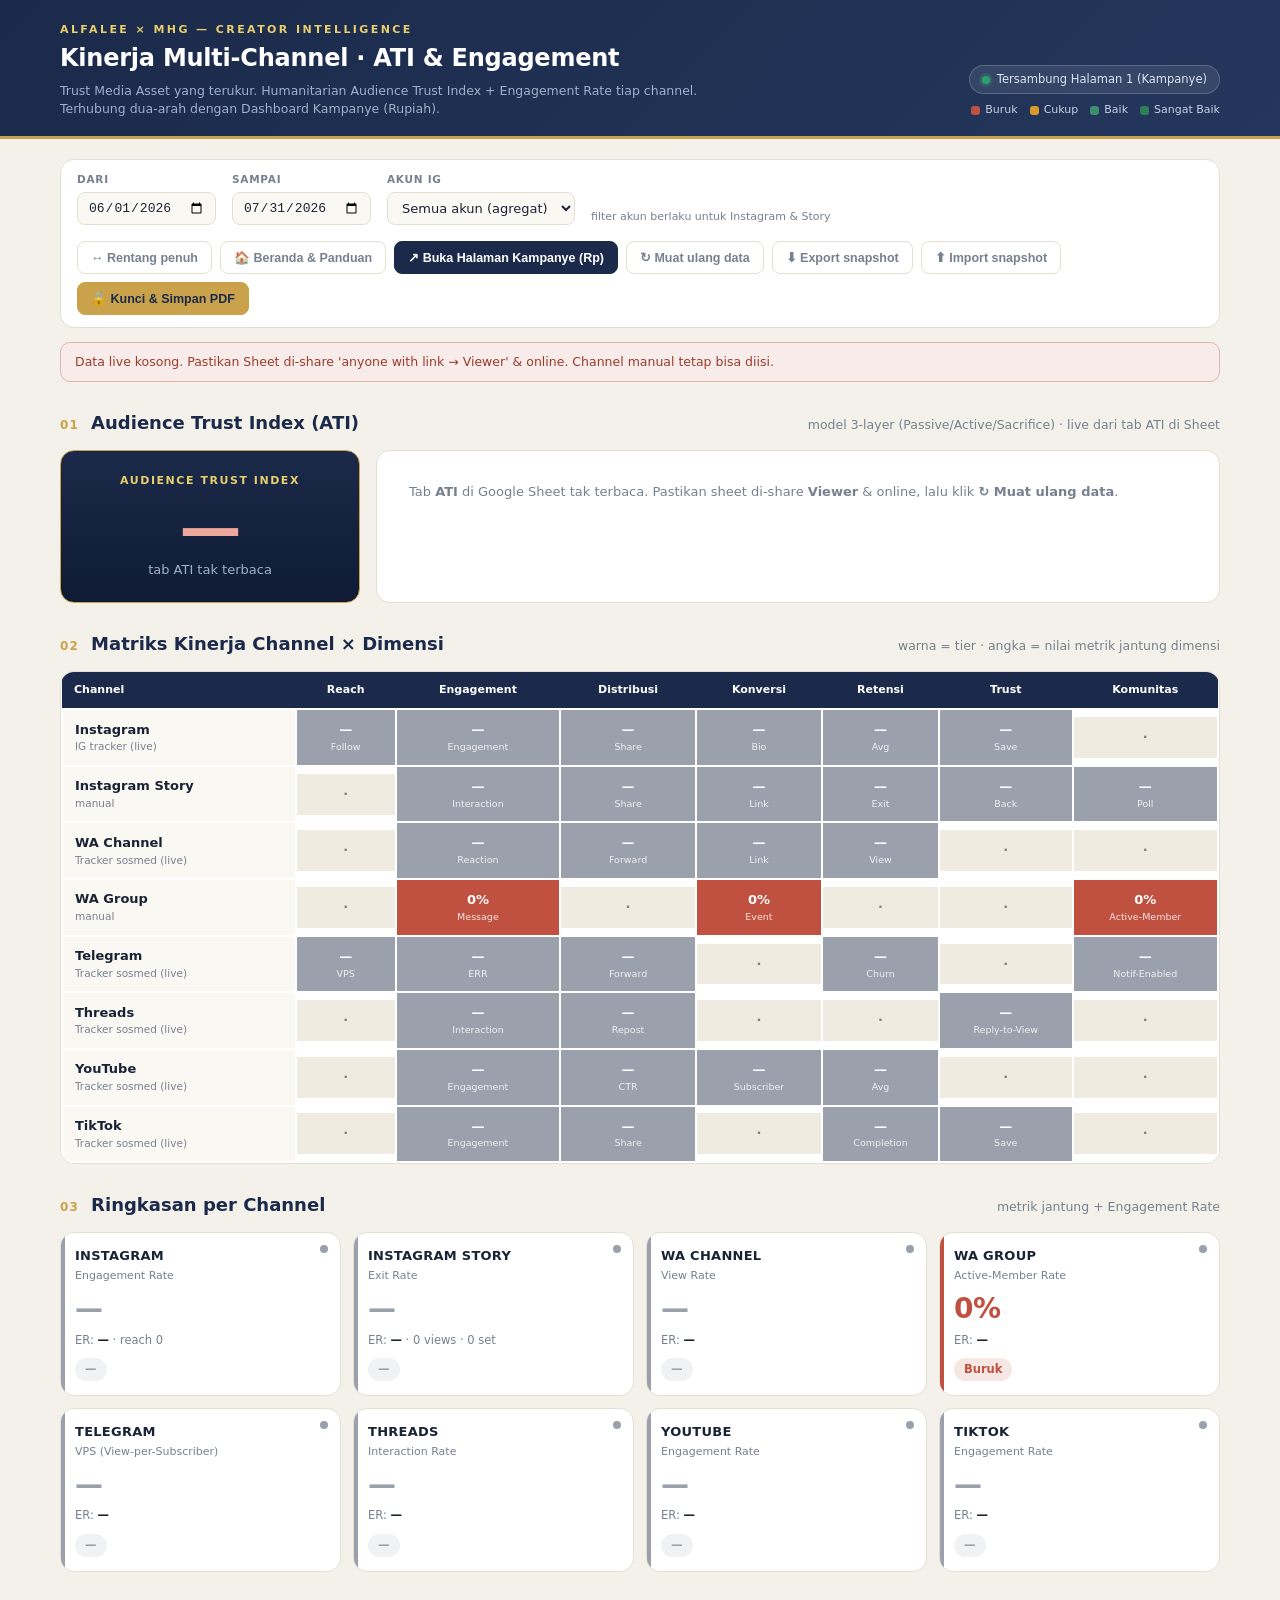
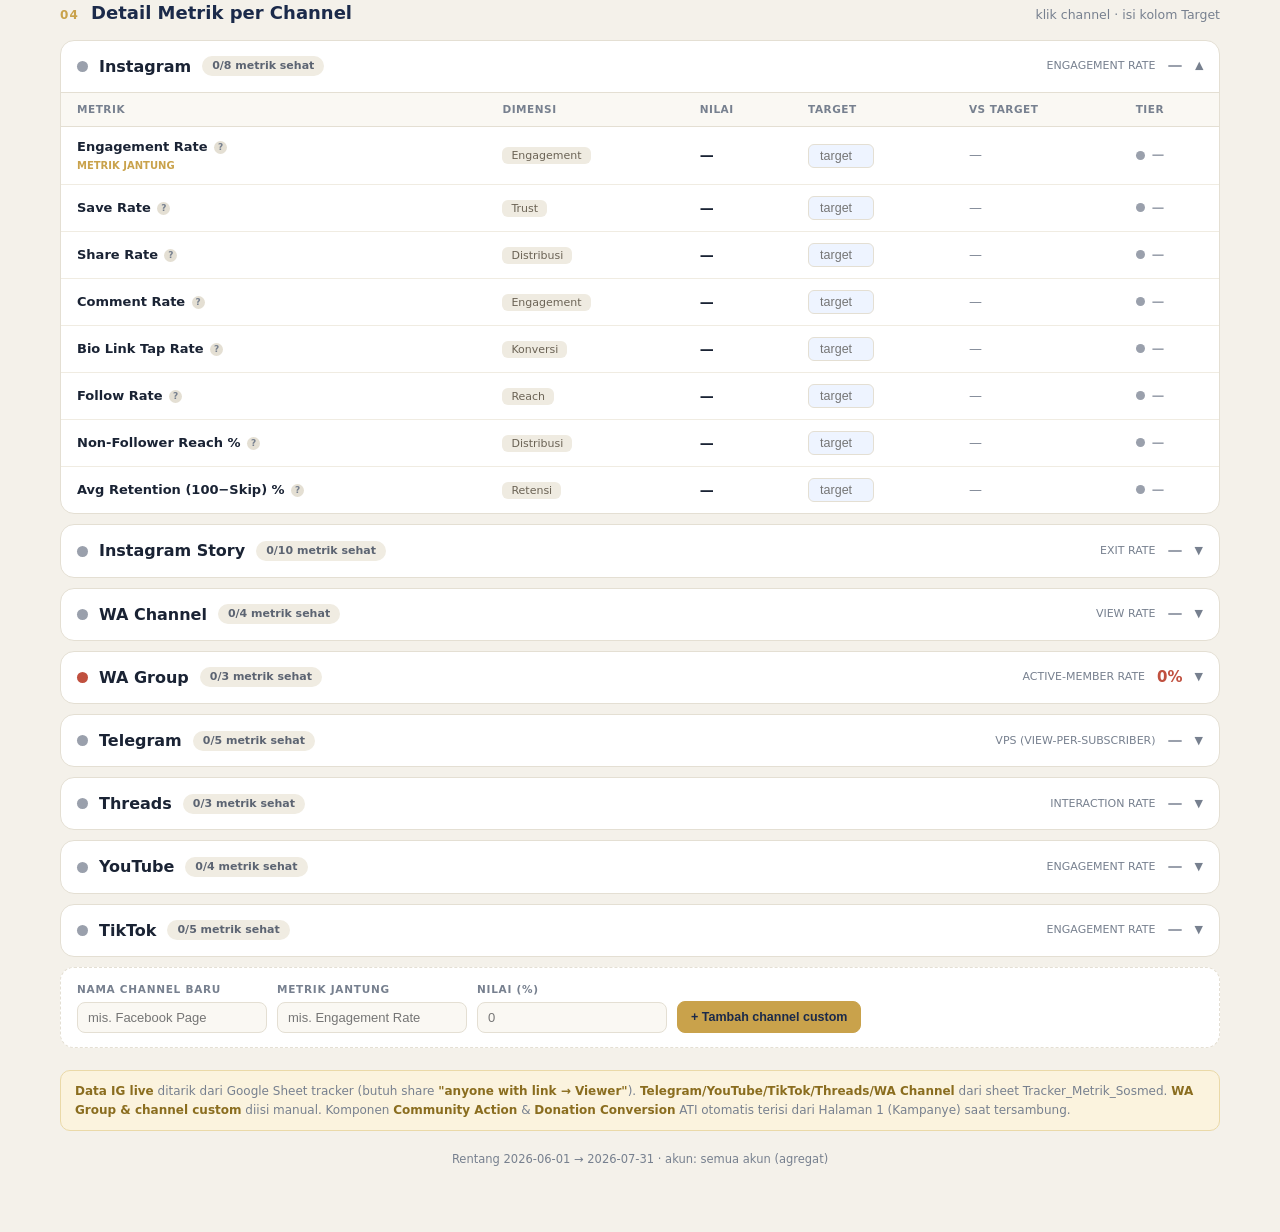
<file: dashboard-kinerja-multichannel.html>
<!DOCTYPE html>
<html lang="id">
<head>
<meta charset="UTF-8">
<meta name="viewport" content="width=device-width, initial-scale=1.0">
<title>Alfalee × MHG — Kinerja Multi-Channel (ATI & Engagement)</title>
<!--
=====================================================================
 HALAMAN 2 — DASHBOARD KINERJA MULTI-CHANNEL (angka matriks kinerja)
 Pasangan dari "dashboard-kampanye-gabungan.html" (angka Rupiah).
 - 7 channel + slot custom: IG, WA Channel, WA Group, Telegram, Threads, YouTube, TikTok
 - Tiap channel: Engagement Rate + metrik jantung + tier (Buruk→Sangat Baik)
 - Humanitarian ATI (Audience Trust Index) — bobot: Credibility 25 · Engagement 20
   · Community 20 · Donation 25 · Brand Safety 10  (framework Alfalee/Husein Gaza)
 - IG live dari Google Sheet tracker (share: anyone with link → Viewer)
 - Sinkron dua-arah dengan Halaman 1 via localStorage + BroadcastChannel + snapshot JSON:
     terima  : donorBaru/repeat/nominal & member/event  → mengisi Donation & Community ATI
     kirim   : reach/ER/link-taps IG → jadi kolom AKTUAL & kalibrasi funnel di Halaman 1
=====================================================================
-->
<style>
:root{
 --navy:#1B2A4A;--navy2:#24365C;--navy3:#0F1B33;--paper:#F4F1EA;--card:#FFFFFF;--line:#E4DFD3;
 --text:#1A2334;--muted:#77808F;--gold:#C9A24B;--gold-l:#E8CE6C;--gray:#9AA0AC;
 --t0:#C0503F;--t1:#D99A2B;--t2:#3E8E6E;--t3:#2E7D5B;--radius:14px;
 --live:#2E9E6B;--stale:#B0453B;
}
*{box-sizing:border-box;margin:0;padding:0}
body{font-family:"Segoe UI",Roboto,system-ui,sans-serif;background:var(--paper);color:var(--text);
 font-variant-numeric:tabular-nums;-webkit-font-smoothing:antialiased;line-height:1.45}
.wrap{max-width:1200px;margin:0 auto;padding:0 20px 64px}
header{background:linear-gradient(135deg,var(--navy),var(--navy2));color:#fff;padding:22px 0 18px;border-bottom:3px solid var(--gold)}
.head-in{max-width:1200px;margin:0 auto;padding:0 20px;display:flex;align-items:flex-end;justify-content:space-between;gap:20px;flex-wrap:wrap}
.brand{display:flex;flex-direction:column;gap:3px}
.eyebrow{font-size:11px;letter-spacing:.22em;text-transform:uppercase;color:var(--gold-l);font-weight:600}
.brand h1{font-weight:700;font-size:24px;letter-spacing:-.01em}
.brand .sub{font-size:12.5px;color:#9fb0cc;max-width:640px;margin-top:3px}
.head-r{display:flex;flex-direction:column;gap:8px;align-items:flex-end}
.legend{display:flex;gap:12px;font-size:11px;color:#c9d2e0;flex-wrap:wrap}
.legend span{display:inline-flex;align-items:center;gap:5px}
.lg{width:9px;height:9px;border-radius:3px;display:inline-block}
.sync-pill{display:inline-flex;align-items:center;gap:7px;font-size:11.5px;background:rgba(255,255,255,.09);border:1px solid rgba(255,255,255,.18);border-radius:20px;padding:5px 12px;color:#dbe4f0}
.sync-dot{width:8px;height:8px;border-radius:50%;background:var(--stale)}
.sync-dot.on{background:var(--live);box-shadow:0 0 0 3px rgba(46,158,107,.25)}

.toolbar{background:#fff;border:1px solid var(--line);border-radius:var(--radius);padding:12px 16px;margin-top:20px;display:flex;gap:16px;flex-wrap:wrap;align-items:flex-end}
.sl{display:flex;flex-direction:column;gap:5px}
.sl label{font-size:10.5px;letter-spacing:.07em;text-transform:uppercase;color:var(--muted);font-weight:600}
.sl input{font-size:13px;padding:7px 10px;border:1px solid var(--line);border-radius:8px;background:#FAF8F3;color:var(--text);font-weight:500}
.tb-sp{margin-left:auto;display:flex;gap:8px;flex-wrap:wrap}
.btn{background:transparent;border:1px solid var(--line);border-radius:8px;padding:8px 13px;font-size:12.5px;color:var(--muted);cursor:pointer;font-weight:600}
.btn:hover{border-color:var(--gold);color:var(--text)}
.btn.gold{background:var(--gold);border-color:var(--gold);color:var(--navy)}
.btn.gold:hover{background:var(--gold-l)}
.hint{font-size:11px;color:var(--muted);align-self:flex-end}

.sec-head{display:flex;align-items:baseline;gap:12px;margin:28px 0 14px}
.sec-head .n{font-size:12px;font-weight:700;color:var(--gold);letter-spacing:.1em}
.sec-head h2{font-size:18px;font-weight:700;color:var(--navy)}
.sec-head .sub{font-size:12.5px;color:var(--muted);margin-left:auto}

/* ATI composite */
.ati{display:grid;grid-template-columns:300px 1fr;gap:16px}
@media(max-width:820px){.ati{grid-template-columns:1fr}}
.ati-score{background:linear-gradient(180deg,var(--navy),var(--navy3));color:#fff;border-radius:var(--radius);padding:22px;text-align:center;position:relative;overflow:hidden;border:1px solid var(--gold)}
.ati-score .lab{font-size:11px;letter-spacing:.14em;text-transform:uppercase;color:var(--gold-l);font-weight:600}
.ati-score .big{font-size:62px;font-weight:800;line-height:1;margin:8px 0 2px;letter-spacing:-.02em}
.ati-score .of{font-size:13px;color:#9fb0cc}
.ati-score .tierlab{display:inline-block;margin-top:12px;font-size:13px;font-weight:700;padding:5px 16px;border-radius:20px}
.ati-score .tgt{margin-top:14px;font-size:11.5px;color:#b9c4d6;display:flex;gap:8px;align-items:center;justify-content:center}
.ati-score .tgt input{width:64px;font-size:13px;padding:4px 6px;border-radius:6px;border:1px solid rgba(255,255,255,.25);background:rgba(255,255,255,.08);color:#fff;text-align:center;font-weight:700}
.ati-comp{background:var(--card);border:1px solid var(--line);border-radius:var(--radius);padding:16px}
.comp-row{padding:11px 0;border-bottom:1px solid #F0ECE2}
.comp-row:last-child{border-bottom:0}
.comp-top{display:flex;align-items:center;gap:10px;margin-bottom:7px}
.comp-name{font-weight:600;font-size:13.5px;flex:1}
.comp-w{font-size:11px;font-weight:700;color:var(--gold);background:#FBF3DE;border:1px solid #EAD9A8;border-radius:6px;padding:2px 8px}
.src-tag{font-size:9px;font-weight:700;text-transform:uppercase;letter-spacing:.04em;padding:2px 6px;border-radius:5px;color:#fff}
.src-auto{background:var(--live)} .src-link{background:#3E6B9E} .src-manual{background:var(--muted)}
.comp-val{font-weight:800;font-size:16px;width:52px;text-align:right;font-family:inherit}
.comp-bar{height:8px;background:#EFEBE1;border-radius:6px;overflow:hidden}
.comp-bar span{display:block;height:100%;border-radius:6px}
.comp-ctrl{display:flex;align-items:center;gap:9px;margin-top:6px}
.comp-ctrl input[type=range]{-webkit-appearance:none;appearance:none;flex:1;height:5px;border-radius:999px;background:#E4DFD3;cursor:pointer}
.comp-ctrl input[type=range]::-webkit-slider-thumb{-webkit-appearance:none;width:15px;height:15px;border-radius:50%;background:#fff;border:3px solid var(--gold);cursor:grab}
.comp-ctrl input[type=range]:disabled{opacity:.5}
.comp-note{font-size:10.5px;color:var(--muted);margin-top:4px}

/* matrix heatmap */
.mtx-scroll{overflow-x:auto;border:1px solid var(--line);border-radius:var(--radius);background:#fff}
table.mtx{width:100%;border-collapse:collapse;font-size:12.5px;min-width:720px}
table.mtx th{background:var(--navy);color:#fff;padding:10px 12px;text-align:center;font-size:11px;font-weight:600;position:sticky;left:auto}
table.mtx th.ch{text-align:left}
table.mtx td{padding:0;text-align:center;border:2px solid #fff}
table.mtx td.chname{text-align:left;padding:10px 12px;font-weight:600;background:#FAF8F3;font-size:13px;white-space:nowrap}
table.mtx td.chname small{display:block;color:var(--muted);font-weight:500;font-size:10.5px}
.cell{padding:11px 8px;color:#fff;font-weight:700;font-size:13px}
.cell small{display:block;font-weight:500;font-size:9.5px;opacity:.85}
.cell.empty{background:#EFEBE1!important;color:var(--muted)}

/* cards */
.grid{display:grid;grid-template-columns:repeat(4,1fr);gap:12px}
@media(max-width:900px){.grid{grid-template-columns:repeat(2,1fr)}}
.cch{background:var(--card);border:1px solid var(--line);border-radius:var(--radius);padding:14px;position:relative;overflow:hidden}
.cch .edge{position:absolute;left:0;top:0;bottom:0;width:4px}
.cch .cn{font-weight:700;font-size:13px;letter-spacing:.02em;text-transform:uppercase;margin-bottom:2px}
.cch .sig{font-size:11px;color:var(--muted)}
.cch .big{font-size:28px;font-weight:800;margin:5px 0 2px;letter-spacing:-.02em}
.cch .er{font-size:11.5px;color:var(--muted);margin-bottom:8px}
.cch .er b{color:var(--text)}
.cch .tchip{display:inline-flex;gap:6px;padding:3px 10px;border-radius:20px;font-size:11.5px;font-weight:700}
.cch .live-dot{position:absolute;top:12px;right:12px;width:8px;height:8px;border-radius:50%;background:var(--gray)}
.cch .live-dot.on{background:var(--live)}

/* accordion detail */
.accord{background:#fff;border:1px solid var(--line);border-radius:var(--radius);overflow:hidden;margin-bottom:10px}
.ahead{display:flex;align-items:center;justify-content:space-between;padding:14px 16px;cursor:pointer;gap:12px}
.ahead:hover{background:#FCFBF7}
.aleft{display:flex;align-items:center;gap:11px}
.aleft .dot{width:11px;height:11px;border-radius:50%}
.aleft .cname{font-weight:700;font-size:16px}
.hchip{font-size:11px;color:#5c6472;background:#F0ECE2;padding:2px 10px;border-radius:20px;font-weight:600}
.aright{display:flex;align-items:center;gap:12px}
.aright .sl2{font-size:11px;color:var(--muted);text-transform:uppercase}
.aright .sv{font-weight:800;font-size:15px}
.caret{transition:.2s;color:var(--muted);font-size:11px}
.accord.open .caret{transform:rotate(180deg)}
.abody{display:none}.accord.open .abody{display:block}
table.det{width:100%;border-collapse:collapse;font-size:13px}
table.det thead th{background:#FAF8F3;text-align:left;padding:9px 16px;font-size:10.5px;letter-spacing:.05em;text-transform:uppercase;color:var(--muted);font-weight:600;border-top:1px solid var(--line);border-bottom:1px solid var(--line)}
table.det tbody td{padding:11px 16px;border-bottom:1px solid #F0ECE2}
table.det tbody tr:last-child td{border-bottom:0}
.mname2{font-weight:600;font-size:13px}
.mname2 small{display:block;color:var(--gold);font-weight:600;font-size:10px;text-transform:uppercase;margin-top:2px}
.dchip{font-size:11px;padding:2px 9px;border-radius:6px;background:#EFEBE1;color:#6b6355;white-space:nowrap}
.nilai{font-weight:800;font-size:14px}
.tgtin{width:66px;font-size:12.5px;padding:4px 6px;border:1px solid var(--line);border-radius:6px;text-align:right;background:#EEF4FF}
.stat{display:inline-flex;align-items:center;gap:7px;font-weight:700;font-size:12.5px}
.stat .sdot{width:9px;height:9px;border-radius:50%}
.manual-in{width:80px;font-size:13px;padding:5px 7px;border:1.5px solid #3E6B9E;border-radius:6px;text-align:right;background:#EEF4FF;font-weight:600}

.addch{background:#fff;border:1px dashed var(--line);border-radius:var(--radius);padding:14px 16px;margin-top:8px;display:flex;gap:10px;flex-wrap:wrap;align-items:flex-end}
.addch .sl input{border-style:solid}
.banner{padding:10px 14px;border-radius:10px;margin:14px 0;font-size:12.5px;display:none}
.banner.err{background:#F7ECEA;border:1px solid #E4B4AC;color:#9A3B2C;display:block}
.banner.load{background:#EEF2F7;border:1px solid #CBD8E6;color:#3A5578;display:block}
.banner.ok{background:#E8F3EC;border:1px solid #A9D3B9;color:#2E7D5B;display:block}
.note{font-size:12px;color:var(--muted);background:#FBF3DE;border:1px solid #EAD9A8;border-radius:10px;padding:11px 14px;margin-top:22px;line-height:1.55}
.note b{color:#8a6d1f}
.stamp{margin-top:20px;font-size:11.5px;color:var(--muted);text-align:center}
:focus-visible{outline:2px solid var(--gold);outline-offset:2px}

/* ---- tooltip "dari mana angka ini" ---- */
[data-tipi]{cursor:help;}
.qmark{display:inline-block;width:13px;height:13px;line-height:12px;text-align:center;border-radius:50%;background:var(--line);color:var(--muted);font-size:9px;font-weight:700;vertical-align:middle;margin-left:2px;}
.mname2:hover .qmark{background:var(--gold);color:#fff;}
#tip{position:fixed;z-index:9999;max-width:330px;background:#0F1B33;color:#E7EEF1;border:1px solid var(--gold);border-radius:10px;padding:11px 13px;font-size:11.5px;line-height:1.55;box-shadow:0 10px 30px rgba(0,0,0,.42);pointer-events:none;display:none;}
#tip b{color:var(--gold-l);font-size:12.5px;}
#tip .r{margin-top:6px;color:#D3DCE8;}
#tip .k{display:inline-block;color:#8CA1AB;font-weight:700;text-transform:uppercase;font-size:9px;letter-spacing:.06em;margin-right:4px;}

/* PRINT */
@media print{
 #tip{display:none!important}
 body{background:#fff}
 .toolbar,.addch,.btn,.comp-ctrl,.aright .caret{display:none!important}
 .accord .abody{display:block!important}
 header{-webkit-print-color-adjust:exact;print-color-adjust:exact}
 *{-webkit-print-color-adjust:exact;print-color-adjust:exact}
 .grid{grid-template-columns:repeat(4,1fr)}
 .wrap{padding-bottom:0}
}
</style>
</head>
<body>
<header>
  <div class="head-in">
    <div class="brand">
      <span class="eyebrow">Alfalee × MHG — Creator Intelligence</span>
      <h1>Kinerja Multi-Channel · ATI & Engagement</h1>
      <p class="sub">Trust Media Asset yang terukur. Humanitarian Audience Trust Index + Engagement Rate tiap channel. Terhubung dua-arah dengan Dashboard Kampanye (Rupiah).</p>
    </div>
    <div class="head-r">
      <span class="sync-pill"><span class="sync-dot" id="syncDot"></span><span id="syncLbl">Menunggu Halaman 1…</span></span>
      <div class="legend">
        <span><i class="lg" style="background:var(--t0)"></i>Buruk</span>
        <span><i class="lg" style="background:var(--t1)"></i>Cukup</span>
        <span><i class="lg" style="background:var(--t2)"></i>Baik</span>
        <span><i class="lg" style="background:var(--t3)"></i>Sangat Baik</span>
      </div>
    </div>
  </div>
</header>

<div class="wrap">
  <div class="toolbar">
    <div class="sl"><label>Dari</label><input type="date" id="from"></div>
    <div class="sl"><label>Sampai</label><input type="date" id="to"></div>
    <div class="sl"><label>Akun IG</label>
      <select id="igAcct" style="font-size:13px;padding:7px 10px;border:1px solid var(--line);border-radius:8px;background:#FAF8F3;color:var(--text);font-weight:500;font-family:inherit">
        <option value="__ALL__">Semua akun (agregat)</option>
      </select></div>
    <span class="hint">filter akun berlaku untuk Instagram &amp; Story</span>
    <div class="tb-sp">
      <button class="btn" id="fullRange">↔ Rentang penuh</button>
      <button class="btn" id="goHome">🏠 Beranda &amp; Panduan</button>
      <button class="btn" id="goKampanye" style="background:var(--navy);border-color:var(--navy);color:#fff">↗ Buka Halaman Kampanye (Rp)</button>
      <button class="btn" id="reload">↻ Muat ulang data</button>
      <button class="btn" id="exp">⬇ Export snapshot</button>
      <button class="btn" id="imp">⬆ Import snapshot</button>
      <button class="btn gold" id="lock">🔒 Kunci &amp; Simpan PDF</button>
    </div>
    <input type="file" id="impFile" accept="application/json" style="display:none">
  </div>

  <div id="banner" class="banner load">Memuat data channel…</div>

  <!-- ATI COMPOSITE -->
  <div class="sec-head"><span class="n">01</span><h2>Audience Trust Index (ATI)</h2>
    <span class="sub">model 3-layer (Passive/Active/Sacrifice) · live dari tab ATI di Sheet</span></div>
  <div class="ati">
    <div class="ati-score" id="atiScore"></div>
    <div class="ati-comp" id="atiComp"></div>
  </div>

  <!-- MATRIX -->
  <div class="sec-head"><span class="n">02</span><h2>Matriks Kinerja Channel × Dimensi</h2>
    <span class="sub">warna = tier · angka = nilai metrik jantung dimensi</span></div>
  <div class="mtx-scroll"><table class="mtx" id="matrix"></table></div>

  <!-- CARDS -->
  <div class="sec-head"><span class="n">03</span><h2>Ringkasan per Channel</h2>
    <span class="sub">metrik jantung + Engagement Rate</span></div>
  <div class="grid" id="grid"></div>

  <!-- DETAIL -->
  <div class="sec-head"><span class="n">04</span><h2>Detail Metrik per Channel</h2>
    <span class="sub">klik channel · isi kolom Target</span></div>
  <div id="detail"></div>

  <div class="addch">
    <div class="sl"><label>Nama channel baru</label><input type="text" id="ncName" placeholder="mis. Facebook Page"></div>
    <div class="sl"><label>Metrik jantung</label><input type="text" id="ncSig" placeholder="mis. Engagement Rate"></div>
    <div class="sl"><label>Nilai (%)</label><input type="number" id="ncVal" step="0.1" placeholder="0"></div>
    <button class="btn gold" id="addCh">+ Tambah channel custom</button>
  </div>

  <div class="note">
    <b>Data IG live</b> ditarik dari Google Sheet tracker (butuh share <b>"anyone with link → Viewer"</b>).
    <b>Telegram/YouTube/TikTok/Threads/WA Channel</b> dari sheet Tracker_Metrik_Sosmed.
    <b>WA Group &amp; channel custom</b> diisi manual. Komponen <b>Community Action</b> &amp; <b>Donation Conversion</b> ATI
    otomatis terisi dari Halaman 1 (Kampanye) saat tersambung.
  </div>
  <div class="stamp" id="stamp"></div>
</div>
<div id="tip" role="tooltip"></div>

<script>
"use strict";
/* =========================================================
   SYNC BRIDGE (identik dengan Halaman 1)
========================================================= */
const BUS_KEY="alfalee_bus_v1";
const bc=("BroadcastChannel"in window)?new BroadcastChannel("alfalee_mhg"):null;
function busRead(){try{return JSON.parse(localStorage.getItem(BUS_KEY))||{}}catch(e){return{}}}
function busWrite(patch){
  const cur=busRead();
  const next=Object.assign({},cur,patch);
  next._ts=new Date().toISOString();
  try{localStorage.setItem(BUS_KEY,JSON.stringify(next))}catch(e){}
  if(bc){try{bc.postMessage(next)}catch(e){}}
  return next;
}
function onBusIn(data){
  if(!data)return;
  if(data.fromKampanye){ INCOMING=data.fromKampanye; markSync(true); renderATI(); }
}
if(bc)bc.onmessage=e=>onBusIn(e.data);
window.addEventListener("storage",e=>{if(e.key===BUS_KEY&&e.newValue){try{onBusIn(JSON.parse(e.newValue))}catch(_){}}});
let INCOMING=null; // {donorBaru,repeatDonor,donasiNominal,donasiTarget,memberBaru,memberTarget,communityEvents}
function markSync(on){
  const d=document.getElementById("syncDot"),l=document.getElementById("syncLbl");
  if(on){d.classList.add("on");l.textContent="Tersambung Halaman 1 (Kampanye)";}
  else{d.classList.remove("on");l.textContent="Belum tersambung — buka Halaman 1";}
}
function publishOut(){ // kirim angka IG ke Halaman 1
  busWrite({fromKinerja:{
    igReach:AGG.ig.reach||0, igViews:AGG.ig.views||0, igER:AGG.ig.er||0,
    igSaveRate:AGG.ig.saveRate||0, igShareRate:AGG.ig.shareRate||0, igCommentRate:AGG.ig.commentRate||0,
    igLinkTaps:AGG.ig.linkTaps||0, igFollows:AGG.ig.follows||0, igProfileVisits:AGG.ig.profileVisits||0,
    igStoryViews:(AGG.story&&AGG.story.views)||0, igStoryLinkTaps:(AGG.story&&AGG.story.linkTaps)||0,
    /* gabungan yang SAH: satuannya sama-sama "klik menuju landing" */
    igTotalLinkTaps:(AGG.ig.linkTaps||0)+((AGG.story&&AGG.story.linkTaps)||0),
    igAccount:acctLabel(),
    ati:Math.round(atiComposite(ATI_SEL==null?0:ATI_SEL)||0),
    updatedAt:new Date().toISOString()
  }});
  if(typeof saveState==="function")saveState();
}

/* =========================================================
   SHEETS
========================================================= */
const IG_SHEET="1j3M-FKdWic1FiRIplBbyz3VpR7wFTQVdeHgxOqsuyC0"; // tracker konten IG (poin 8)
const IG_STORY_GID=1726006522;                                 // tab tracker Instagram Story (per slide)
/* filter akun IG — daftar akun ditemukan otomatis dari data, jadi akun baru muncul sendiri */
let IG_ACCOUNTS=[], IG_ACCT="__ALL__";
function normAcct(v){return String(v==null?"":v).trim().replace(/\s*\*+\s*$/,"").trim();} // "@x *" → "@x"
function acctOK(v){return IG_ACCT==="__ALL__"||normAcct(v)===IG_ACCT;}
function acctLabel(){return IG_ACCT==="__ALL__"?"semua akun (agregat)":IG_ACCT;}
const SOCIAL_SHEET="1rf1z-es8oBg9G3p9NHxnsUI6oRhcWDjTwp7siBozCGM"; // channel-health lama
const num=v=>{if(v==null)return 0;const n=parseFloat(String(v).replace(",","."));return isNaN(n)?0:n;};
/* normalizer rate: paham "6,1%" (string persen), 0.63 (pecahan 0–1), 6.1 (angka persen) → selalu kembalikan persen */
function pctVal(v){if(v==null)return 0;if(typeof v==="string"&&v.indexOf("%")>=0)return num(v);const n=num(v);return n>0&&n<=1?n*100:n;}
function esc(x){return String(x==null?"":x).replace(/[&<>"]/g,c=>({"&":"&amp;","<":"&lt;",">":"&gt;",'"':"&quot;"}[c]));}
const TC=["#C0503F","#D99A2B","#3E8E6E","#2E7D5B"], TLABEL=["Buruk","Cukup","Baik","Sangat Baik"];

/* --- channel definitions (social sheet schema, dari channel-health_4) --- */
/* Metrik sosmed = rata-rata TERTIMBANG sepanjang rentang tanggal (konsisten dgn Instagram).
   Dua bentuk:
     rasio       → n(r)=pembilang, d(r)=penyebut   ⇒  Σn ÷ Σd × 100
     rate jadi   → rate(r)=persen dari sheet, w(r)=bobot ⇒ Σ(rate×w) ÷ Σw            */
const SOCIAL_DEFS={
 Telegram:{tab:"Telegram",sig:"VPS",metrics:[
   {label:"VPS (View-per-Subscriber)",dim:"Reach",t:[20,40,60],dir:"up",f:"Σ Views ÷ Σ Subscribers × 100 sepanjang rentang (rata-rata tertimbang). Porsi subscriber yang benar-benar melihat postingan.",n:r=>r[2],d:r=>r[1]},
   {label:"ERR (Engagement by Reach)",dim:"Engagement",t:[2,5,8],dir:"up",f:"Σ(Reactions + Replies + Forwards) ÷ Σ Views × 100 sepanjang rentang.",n:r=>num(r[3])+num(r[4])+num(r[5]),d:r=>r[2]},
   {label:"Forward Rate",dim:"Distribusi",t:[0.5,1,2],dir:"up",f:"Σ Forwards ÷ Σ Views × 100. Sinyal konten diteruskan ke orang lain.",n:r=>r[5],d:r=>r[2]},
   {label:"Notif-Enabled Ratio",dim:"Komunitas",t:[40,60,75],dir:"up",f:"Σ Subscriber ber-notifikasi aktif ÷ Σ Total subscriber × 100.",n:r=>r[8],d:r=>r[1]},
   {label:"Churn Rate",dim:"Retensi",t:[2,5],dir:"down",f:"Σ Unsubscribe ÷ Σ Total subscriber × 100. Makin KECIL makin baik.",n:r=>r[7],d:r=>r[1]},
 ]},
 YouTube:{tab:"YouTube",sig:"Engagement Rate",metrics:[
   {label:"CTR (Click-Through Rate)",dim:"Distribusi",t:[2,4,8],dir:"up",f:"Kolom CTR di sheet (mis. \"6,1%\"), dirata-rata TERTIMBANG oleh Impressions: Σ(CTR × Impressions) ÷ Σ Impressions.",rate:r=>pctVal(r[4]),w:r=>r[2]},
   {label:"Avg % Viewed (APV)",dim:"Retensi",t:[30,45,60],dir:"up",f:"Kolom Avg % Viewed (pecahan 0,63 → 63%), dirata-rata TERTIMBANG oleh Views: Σ(APV × Views) ÷ Σ Views.",rate:r=>pctVal(r[5]),w:r=>r[3]},
   {label:"Subscriber Conversion",dim:"Konversi",t:[0.1,0.3,0.7],dir:"up",f:"Σ Subscriber baru ÷ Σ Views × 100 sepanjang rentang.",n:r=>r[6],d:r=>r[3]},
   {label:"Engagement Rate",dim:"Engagement",t:[2,5,10],dir:"up",f:"Σ(Likes + Komentar + Shares) ÷ Σ Views × 100 sepanjang rentang.",n:r=>num(r[7])+num(r[8])+num(r[9]),d:r=>r[3]},
 ]},
 TikTok:{tab:"TikTok",sig:"Engagement Rate",metrics:[
   {label:"Completion Rate",dim:"Retensi",t:[15,30,50],dir:"up",f:"Kolom Completion (pecahan 0,55 → 55%), dirata-rata TERTIMBANG oleh Views: Σ(Completion × Views) ÷ Σ Views.",rate:r=>pctVal(r[3]),w:r=>r[2]},
   {label:"Engagement Rate",dim:"Engagement",t:[4,8,12],dir:"up",f:"Σ(Likes + Komentar + Shares + Saves) ÷ Σ Views × 100 sepanjang rentang.",n:r=>num(r[5])+num(r[6])+num(r[7])+num(r[8]),d:r=>r[2]},
   {label:"Save Rate",dim:"Trust",t:[1,2,4],dir:"up",f:"Σ Saves ÷ Σ Views × 100. Sinyal trust terkuat: konten disimpan untuk dibuka lagi.",n:r=>r[8],d:r=>r[2]},
   {label:"Share Rate",dim:"Distribusi",t:[0.5,1,2],dir:"up",f:"Σ Shares ÷ Σ Views × 100.",n:r=>r[7],d:r=>r[2]},
   {label:"FYP %",dim:"Distribusi",t:[50,70,85],dir:"up",f:"Kolom FYP (pecahan 0,88 → 88%), dirata-rata TERTIMBANG oleh Views: Σ(FYP × Views) ÷ Σ Views.",rate:r=>pctVal(r[4]),w:r=>r[2]},
 ]},
 Threads:{tab:"Threads",sig:"Interaction Rate",metrics:[
   {label:"Interaction Rate",dim:"Engagement",t:[2,5,8],dir:"up",f:"Σ(Likes + Replies + Reposts + Quotes) ÷ Σ Views × 100 sepanjang rentang.",n:r=>num(r[3])+num(r[4])+num(r[5])+num(r[6]),d:r=>r[2]},
   {label:"Reply-to-View Ratio",dim:"Trust",t:[0.5,1.5,3],dir:"up",f:"Σ Replies ÷ Σ Views × 100. Balasan = effort tinggi, jadi proxy trust.",n:r=>r[4],d:r=>r[2]},
   {label:"Repost + Quote Rate",dim:"Distribusi",t:[0.5,1,2],dir:"up",f:"Σ(Reposts + Quotes) ÷ Σ Views × 100.",n:r=>num(r[5])+num(r[6]),d:r=>r[2]},
 ]},
 "WA Channel":{tab:"WA Channel",sig:"View Rate",metrics:[
   {label:"View Rate",dim:"Retensi",t:[40,60,80],dir:"up",f:"Σ Views ÷ Σ Total penerima × 100. Porsi follower channel yang membuka pesan.",n:r=>r[3],d:r=>r[2]},
   {label:"Reaction Rate",dim:"Engagement",t:[2,4,7],dir:"up",f:"Σ Reactions ÷ Σ Views × 100.",n:r=>r[4],d:r=>r[3]},
   {label:"Forward Rate",dim:"Distribusi",t:[0.5,1,2],dir:"up",f:"Σ Forwards ÷ Σ Views × 100.",n:r=>r[5],d:r=>r[3]},
   {label:"Link CTR (UTM)",dim:"Konversi",t:[2,4,7],dir:"up",f:"Σ Klik link ber-UTM ÷ Σ Views × 100. Jembatan channel → landing/checkout.",n:r=>r[6],d:r=>r[3]},
 ]},
};

/* channel registry: source = ig | social | manual */
const CHANNELS=[
 {key:"Instagram",source:"ig",sig:"Engagement Rate",dim:"Engagement"},
 {key:"Instagram Story",source:"igstory",sig:"Exit Rate",dim:"Retensi"},
 {key:"WA Channel",source:"social"},
 {key:"WA Group",source:"manual",sig:"Active-Member Rate",dim:"Komunitas",
   metrics:[{label:"Active-Member Rate",dim:"Komunitas",t:[10,25,40],dir:"up",val:0,f:"Diisi manual. Saran: Member yang mengirim ≥1 pesan ÷ Total member × 100."},
            {label:"Message Reply Rate",dim:"Engagement",t:[5,12,20],dir:"up",val:0,f:"Diisi manual. Saran: Pesan yang dibalas member ÷ Pesan admin terkirim × 100."},
            {label:"Event Show-up Rate",dim:"Konversi",t:[20,40,60],dir:"up",val:0,f:"Diisi manual. Saran: Hadir event ÷ Terdaftar × 100."}]},
 {key:"Telegram",source:"social"},
 {key:"Threads",source:"social"},
 {key:"YouTube",source:"social"},
 {key:"TikTok",source:"social"},
];

/* IG metric defs (computed from tracker aggregate; c=aggregate object) */
const IG_METRICS=[
 {label:"Engagement Rate",dim:"Engagement",t:[2,5,10],dir:"up",f:"(Likes + Komentar + Saves + Shares + Reposts) ÷ Reach × 100. Semua angka dijumlah dulu dari seluruh post dalam rentang tanggal, baru dibagi.",calc:c=>c.reach?(c.likes+c.comments+c.saves+c.shares+c.reposts)/c.reach*100:0},
 {label:"Save Rate",dim:"Trust",t:[1,2,4],dir:"up",f:"Total Saves ÷ Total Reach × 100. Sinyal trust terkuat — komponen Save Rate di Layer 1 ATI.",calc:c=>c.reach?c.saves/c.reach*100:0},
 {label:"Share Rate",dim:"Distribusi",t:[0.5,1,2],dir:"up",f:"Total Shares ÷ Total Reach × 100.",calc:c=>c.reach?c.shares/c.reach*100:0},
 {label:"Comment Rate",dim:"Engagement",t:[0.3,0.8,1.5],dir:"up",f:"Total Komentar ÷ Total Reach × 100.",calc:c=>c.reach?c.comments/c.reach*100:0},
 {label:"Bio Link Tap Rate",dim:"Konversi",t:[0.5,1,2],dir:"up",f:"Total Bio Link Taps ÷ Total Reach × 100. Jembatan IG → landing/checkout; mengisi kolom Aktual MOFU di Dashboard Kampanye.",calc:c=>c.reach?c.linkTaps/c.reach*100:0},
 {label:"Follow Rate",dim:"Reach",t:[0.5,1,2],dir:"up",f:"Total Follows ÷ Total Reach × 100. Berapa banyak yang jadi follower dari yang terjangkau.",calc:c=>c.reach?c.follows/c.reach*100:0},
 {label:"Non-Follower Reach %",dim:"Distribusi",t:[40,60,75],dir:"up",f:"Rata-rata kolom Non-Followers (%) tiap post, DIBOBOT oleh Reach post tsb. Porsi jangkauan ke audiens baru (discovery).",calc:c=>c.nonFollowerPct},
 {label:"Avg Retention (100−Skip) %",dim:"Retensi",t:[30,45,60],dir:"up",f:"100 − (rata-rata Skip rate % tiap post, dibobot Reach). Proksi berapa lama orang bertahan menonton.",calc:c=>100-c.skipRate},
];

/* ---- Instagram Story (tab tracker Story, per slide). Penyebut selalu Views. ----
   Semua ambang = USULAN awal, kalibrasi setelah data lebih banyak.               */
const STORY_METRICS=[
 {label:"Exit Rate",dim:"Retensi",t:[10,18],dir:"down",f:"Σ Exited ÷ Σ Views × 100. Porsi penonton yang MENUTUP story sepenuhnya. Metrik jantung Story — makin KECIL makin baik.",calc:c=>c.views?c.exited/c.views*100:0},
 {label:"Skip ke Next Story",dim:"Retensi",t:[10,20],dir:"down",f:"Σ Next Story ÷ Σ Views × 100. Lompat ke story akun LAIN (beda dari Forward yang cuma geser slide sendiri). Makin kecil makin baik.",calc:c=>c.views?c.next/c.views*100:0},
 {label:"Back Rate",dim:"Trust",t:[1,2,3.5],dir:"up",f:"Σ Back ÷ Σ Views × 100. Mengulang slide sebelumnya — sinyal POSITIF (penasaran / ingin baca ulang).",calc:c=>c.views?c.back/c.views*100:0},
 {label:"Interaction Rate",dim:"Engagement",t:[2,4,7],dir:"up",f:"Σ Interactions ÷ Σ Views × 100. Interactions = Like + Replies + Shares (terverifikasi cocok di sheet).",calc:c=>c.views?c.inter/c.views*100:0},
 {label:"Sticker Tap Rate",dim:"Engagement",t:[1,3,6],dir:"up",f:"Σ Sticker taps ÷ Σ Views × 100.",calc:c=>c.views?c.sticker/c.views*100:0},
 {label:"Reply Rate",dim:"Engagement",t:[0.2,0.5,1],dir:"up",f:"Σ Replies ÷ Σ Views × 100. Balasan DM dari story = sinyal trust; komponen “Story Reply” di framework ATI.",calc:c=>c.views?c.replies/c.views*100:0},
 {label:"Share Rate",dim:"Distribusi",t:[0.1,0.3,0.8],dir:"up",f:"Σ Shares ÷ Σ Views × 100. Story dikirim ke orang lain.",calc:c=>c.views?c.shares/c.views*100:0},
 {label:"Link Tap Rate",dim:"Konversi",t:[0.3,0.8,1.5],dir:"up",f:"Σ External link taps ÷ Σ Views × 100. Klik keluar dari story → landing/checkout. Digabung dgn Bio Link Taps (Reels) = total klik MOFU Instagram.",calc:c=>c.views?c.linkTaps/c.views*100:0},
 {label:"Profile Visit Rate",dim:"Konversi",t:[0.5,1.5,3],dir:"up",f:"Σ Profile visits ÷ Σ Views × 100.",calc:c=>c.views?c.profVisit/c.views*100:0},
 {label:"Poll Participation",dim:"Komunitas",t:[5,15,30],dir:"up",f:"Σ Total Polling ÷ Σ Views × 100. Ambang disamakan dgn tab ATI (floor 5% → target 30%). Ini yang mengisi komponen Poll Participation di Layer 2 ATI.",calc:c=>c.views?c.poll/c.views*100:0},
];

let RAW={}, AGG={ig:{}}, openSet=null, CUSTOM=[];

/* =========================================================
   GVIZ loader
========================================================= */
function gviz(sheetId,opts){
  return new Promise((res,rej)=>{
    const cb="cb_"+Math.abs(Math.floor((performance.now()*1000))%1e9)+"_"+(gviz._i=(gviz._i||0)+1);
    const s=document.createElement("script");
    const timer=setTimeout(()=>{cleanup();rej(new Error("timeout"))},15000);
    function cleanup(){clearTimeout(timer);delete window[cb];s.remove();}
    window[cb]=resp=>{cleanup();try{res((resp.table.rows||[]).map(r=>(r.c||[]).map(c=>c?c.v:null)))}catch(e){rej(e)}};
    s.onerror=()=>{cleanup();rej(new Error("load fail"))};
    let url=`https://docs.google.com/spreadsheets/d/${sheetId}/gviz/tq?tqx=out:json;responseHandler:${cb}&headers=0`;
    if(opts.tab)url+=`&sheet=${encodeURIComponent(opts.tab)}`; else if(opts.gid!=null)url+=`&gid=${opts.gid}`;
    if(opts.range)url+=`&range=${opts.range}`;
    s.src=url; document.head.appendChild(s);
  });
}

/* date parsing */
function pd(v){
  if(v==null)return null;
  if(v instanceof Date)return v;
  if(typeof v==="number")return null;
  const sv=String(v).trim();
  let m=sv.match(/^Date\((\d+),(\d+),(\d+)/); if(m)return new Date(+m[1],+m[2],+m[3]);
  m=sv.match(/^(\d{1,2})[\/\-](\d{1,2})[\/\-](\d{4})/); if(m)return new Date(+m[3],+m[2]-1,+m[1]); // dd/mm/yyyy
  const d=new Date(sv); return isNaN(d)?null:d;
}
function iso(d){if(!d)return null;const y=d.getFullYear(),m=String(d.getMonth()+1).padStart(2,"0"),dd=String(d.getDate()).padStart(2,"0");return`${y}-${m}-${dd}`;}

async function loadAll(){
  RAW={};
  // social channels
  for(const ch of CHANNELS.filter(c=>c.source==="social")){
    try{RAW[ch.key]=(await gviz(SOCIAL_SHEET,{tab:SOCIAL_DEFS[ch.key].tab,range:"A5:Z1000"}))
      .filter(r=>r[0]!=null);}catch(e){RAW[ch.key]=[];}
  }
  // instagram tracker (first sheet, gid 0). data mulai baris berisi Views numerik.
  try{
    const rows=await gviz(IG_SHEET,{gid:0,range:"A1:AP3000"});
    RAW["Instagram"]=rows.filter(r=>{const v=num(r[17]);const dt=pd(r[1]);return v>0 && dt;});
  }catch(e){RAW["Instagram"]=[];}
  // instagram STORY tracker (per slide)
  try{
    const rows=await gviz(IG_SHEET,{gid:IG_STORY_GID,range:"A2:AK2000"});
    RAW["Instagram Story"]=rows.filter(r=>{const v=num(r[17]);const dt=pd(r[1]);return v>0 && dt;});
  }catch(e){RAW["Instagram Story"]=[];}
  // temukan akun IG dari kedua tracker (otomatis; akun baru muncul sendiri)
  const set=new Set();
  ["Instagram","Instagram Story"].forEach(k=>(RAW[k]||[]).forEach(r=>{const a=normAcct(r[2]);if(a)set.add(a);}));
  IG_ACCOUNTS=[...set].sort();
  if(IG_ACCT!=="__ALL__"&&!IG_ACCOUNTS.includes(IG_ACCT))IG_ACCT="__ALL__";
  renderAcctFilter();
  await loadATI();
}
function renderAcctFilter(){
  const sel=document.getElementById("igAcct"); if(!sel)return;
  sel.innerHTML=`<option value="__ALL__">Semua akun (agregat)</option>`+
    IG_ACCOUNTS.map(a=>`<option value="${esc(a)}">${esc(a)}</option>`).join("");
  sel.value=IG_ACCT;
}

/* aggregate Instagram Story: semua rate berpenyebut Views, dijumlah dulu baru dibagi */
function aggregateStory(from,to){
  const rows=(RAW["Instagram Story"]||[]).filter(r=>{const d=iso(pd(r[1]));return d&&d>=from&&d<=to&&acctOK(r[2]);});
  const A={n:rows.length,views:0,reach:0,inter:0,like:0,replies:0,shares:0,sticker:0,
           fwd:0,next:0,exited:0,back:0,profVisit:0,linkTaps:0,poll:0,sets:new Set()};
  rows.forEach(r=>{
    A.views+=num(r[17]); A.inter+=num(r[18]); A.reach+=num(r[22]);
    A.like+=num(r[25]); A.replies+=num(r[26]); A.shares+=num(r[27]); A.sticker+=num(r[28]);
    A.fwd+=num(r[29]); A.next+=num(r[30]); A.exited+=num(r[31]); A.back+=num(r[32]);
    A.profVisit+=num(r[33]); A.linkTaps+=num(r[34]); A.poll+=num(r[12]);
    A.sets.add(iso(pd(r[1]))+"|"+normAcct(r[2]));
  });
  A.setCount=A.sets.size;
  return A;
}
/* aggregate IG over range */
function aggregateIG(from,to){
  const rows=(RAW["Instagram"]||[]).filter(r=>{const d=iso(pd(r[1]));return d&&d>=from&&d<=to&&acctOK(r[2]);});
  const A={n:rows.length,reach:0,views:0,likes:0,comments:0,saves:0,shares:0,reposts:0,
    follows:0,linkTaps:0,profileVisits:0,skipW:0,nfW:0};
  rows.forEach(r=>{
    const reach=num(r[18]);
    A.reach+=reach; A.views+=num(r[17]);
    A.likes+=num(r[29]); A.comments+=num(r[30]); A.saves+=num(r[35]); A.shares+=num(r[34]); A.reposts+=num(r[33]);
    A.follows+=num(r[27]); A.linkTaps+=num(r[28]); A.profileVisits+=num(r[26]);
    A.skipW+=num(r[20])*reach; A.nfW+=num(r[37])*reach;
  });
  A.skipRate=A.reach?A.skipW/A.reach:0;
  A.nonFollowerPct=A.reach?A.nfW/A.reach:0;
  A.er=A.reach?(A.likes+A.comments+A.saves+A.shares+A.reposts)/A.reach*100:0;
  A.saveRate=A.reach?A.saves/A.reach*100:0;
  A.shareRate=A.reach?A.shares/A.reach*100:0;
  A.commentRate=A.reach?A.comments/A.reach*100:0;
  return A;
}

/* tier helpers */
function tierOf(m){
  if(m.val==null||isNaN(m.val))return -1;
  if(m.dir==="down")return m.val<=m.t[0]?2:m.val<=m.t[1]?1:0;
  return m.val>=m.t[2]?3:m.val>=m.t[1]?2:m.val>=m.t[0]?1:0;
}
const tc=i=>i<0?"#9AA0AC":TC[i], tl=i=>i<0?"—":TLABEL[i];
const fmtv=v=>v==null||isNaN(v)?"—":(Math.round(v*10)/10).toString().replace(".",",")+"%";
const fmtn=v=>v==null||isNaN(v)?"—":Math.round(v).toLocaleString("id-ID");

/* build per-channel metric list for current range */
function metricsFor(ch,from,to){
  if(ch.source==="ig"){
    const A=aggregateIG(from,to); AGG.ig=A;
    return IG_METRICS.map(m=>({label:m.label,dim:m.dim,t:m.t,dir:m.dir,f:m.f,val:A.reach?m.calc(A):null}));
  }
  if(ch.source==="igstory"){
    const A=aggregateStory(from,to); AGG.story=A;
    return STORY_METRICS.map(m=>({label:m.label,dim:m.dim,t:m.t,dir:m.dir,f:m.f,val:A.views?m.calc(A):null}));
  }
  if(ch.source==="social"){
    const def=SOCIAL_DEFS[ch.key];
    const rows=(RAW[ch.key]||[]).filter(r=>{const d=iso(pd(r[0]));return d&&d>=from&&d<=to;});
    return def.metrics.map(m=>{
      let val=null;
      if(rows.length){
        if(m.n){                                   // rasio → Σpembilang ÷ Σpenyebut × 100
          let N=0,D=0; rows.forEach(r=>{N+=num(m.n(r));D+=num(m.d(r));});
          val=D>0?N/D*100:null;
        }else{                                     // rate jadi → Σ(rate×bobot) ÷ Σbobot
          let S=0,W=0; rows.forEach(r=>{const w=num(m.w(r)),v=m.rate(r);if(w>0&&!isNaN(v)){S+=v*w;W+=w;}});
          val=W>0?S/W:null;
        }
      }
      return{label:m.label,dim:m.dim,t:m.t,dir:m.dir,f:m.f,val};
    });
  }
  // manual
  return (ch.metrics||[]).map(m=>({label:m.label,dim:m.dim,t:m.t,dir:m.dir,f:m.f,val:(m.val||m.val===0)?m.val:null}));
}
/* ---------- tooltip: dari mana angka ini datang ---------- */
let TIPS=[];
function benchTxt(m){
  return m.dir==="down"
    ? `≤${m.t[0]}% sangat baik · ≤${m.t[1]}% cukup · >${m.t[1]}% buruk`
    : `≥${m.t[2]}% sangat baik · ≥${m.t[1]}% baik · ≥${m.t[0]}% cukup · <${m.t[0]}% buruk`;
}
function srcTxt(ch){
  if(ch.source==="igstory")return `Tab Tracker Instagram Story (per slide) di Sheet Tracker Konten IG — semua slide dalam rentang tanggal dijumlah (agregat), penyebut Views. Akun: ${acctLabel()}.`;
  if(ch.source==="ig")return `Sheet Tracker Konten IG — semua post dalam rentang tanggal dijumlah (agregat). Akun: ${acctLabel()}.`;
  if(ch.source==="social")return `Tab “${SOCIAL_DEFS[ch.key].tab}” di Sheet Tracker Metrik Sosmed — rata-rata TERTIMBANG seluruh baris dalam rentang tanggal.`;
  return "Input manual di dashboard — belum ada tracker otomatis untuk channel ini.";
}
function tipIdx(ch,m){
  TIPS.push(`<b>${esc(m.label)}</b>`+
    `<div class="r"><span class="k">Rumus</span> ${esc(m.f||"—")}</div>`+
    `<div class="r"><span class="k">Sumber</span> ${esc(srcTxt(ch))}</div>`+
    `<div class="r"><span class="k">Ambang</span> ${esc(benchTxt(m))}</div>`);
  return TIPS.length-1;
}
function sigOf(ch,mArr){
  const sig=ch.sig||(ch.source==="social"?SOCIAL_DEFS[ch.key].sig:null);
  return mArr.find(m=>sig&&m.label.includes(sig.split(" ")[0]))||mArr[0];
}

/* =========================================================
   ATI COMPOSITE
========================================================= */
const DIMS=["Reach","Engagement","Distribusi","Konversi","Retensi","Trust","Komunitas"];
function clamp(x){return Math.max(0,Math.min(100,x));}
/* ATI resmi = model 3-layer dari tab sheet (gid 109818991). Skor ditarik LIVE per periode. */
const ATI_GID=109818991;
const ATI_LAYERS=[
  {key:"L1",name:"Passive Trust",comps:["Save Rate","Long Comment Ratio","Repeat Viewer"]},
  {key:"L2",name:"Active Trust",comps:["CTA Response Rate","Poll Participation","Broadcast Read Ratio"]},
  {key:"L3",name:"Sacrifice Trust",comps:["Volunteer Action","Join Community","Hadir Zoom","Watch Time Live"]},
];
let ATI_DATA=null, ATI_SEL=null;
function pnum(v){if(v==null)return null;const n=parseFloat(String(v).replace(/[%\s]/g,"").replace(",","."));return isNaN(n)?null:n;}
async function loadATI(){
  try{ const rows=await gviz(SOCIAL_SHEET,{gid:ATI_GID,range:"A1:J50"});
    const byLabel={};
    rows.forEach(r=>{const lab=(r[0]==null?"":String(r[0])).trim();if(!lab||byLabel[lab])return;
      byLabel[lab]={b:r[1],c:r[2],d:r[3],periods:[r[4],r[5],r[6],r[7],r[8],r[9]]};});
    ATI_DATA={byLabel};
  }catch(e){ATI_DATA=null;}
}
function atiComposite(p){const r=ATI_DATA&&ATI_DATA.byLabel["SKOR ATI (komposit)"];return r?pnum(r.periods[p]):null;}
function atiFilledPeriods(){const o=[];for(let p=0;p<6;p++)if(atiComposite(p)!=null)o.push(p);return o;}
function atiLayerRow(i){if(!ATI_DATA)return null;for(const k in ATI_DATA.byLabel){if(k.toUpperCase().indexOf("LAYER "+(i+1))===0)return ATI_DATA.byLabel[k];}return null;}
function atiTxtRow(prefix,p){if(!ATI_DATA)return "";for(const k in ATI_DATA.byLabel){if(k.indexOf(prefix)===0){const v=ATI_DATA.byLabel[k].periods[p];return v==null?"":String(v);}}return "";}
function atiTier(v){return v>=80?3:v>=60?2:v>=40?1:0;}
function atiColOf(s){return s==null?"#9AA0AC":(s>=80?TC[3]:s>=60?TC[2]:s>=40?TC[1]:TC[0]);}
function renderATI(){
  const wrap=document.getElementById("atiScore"), comp=document.getElementById("atiComp");
  if(!wrap||!comp)return;
  if(!ATI_DATA){
    wrap.innerHTML=`<div class="lab">Audience Trust Index</div><div class="big" style="color:#F0A79B">—</div><div class="of">tab ATI tak terbaca</div>`;
    comp.innerHTML=`<div style="padding:16px;font-size:13px;color:var(--muted)">Tab <b>ATI</b> di Google Sheet tak terbaca. Pastikan sheet di-share <b>Viewer</b> &amp; online, lalu klik <b>↻ Muat ulang data</b>.</div>`;
    return;
  }
  const filled=atiFilledPeriods();
  if(ATI_SEL==null)ATI_SEL=filled.length?filled[filled.length-1]:0;
  const p=ATI_SEL, composite=atiComposite(p), tr=composite!=null?atiTier(composite):-1;
  const classif=atiTxtRow("Klasifikasi Audiens",p), diag=atiTxtRow("Diagnosa",p);
  const opts=[0,1,2,3,4,5].map(i=>`<option value="${i}" ${i===p?"selected":""}>Periode ${i+1}${filled.includes(i)?"":" — kosong"}</option>`).join("");
  wrap.innerHTML=`
    <div class="lab">Audience Trust Index</div>
    <div class="big" style="color:${composite==null?'#8CA1AB':(tr===0?'#F0A79B':tc(tr))}">${composite==null?'—':(Math.round(composite*10)/10).toString().replace(".",",")}</div>
    <div class="of">/ 100 · model 3-layer (sheet)</div>
    ${composite!=null?`<div class="tierlab" style="background:color-mix(in srgb,${tc(tr)} 26%,#0F1B33);color:#fff">${esc(classif||tl(tr))}</div>`:''}
    <div class="tgt"><select id="atiPeriod" style="padding:4px 9px;border-radius:6px;border:1px solid rgba(255,255,255,.25);background:rgba(255,255,255,.10);color:#fff;font-weight:600;font-family:inherit">${opts}</select></div>
    ${diag?`<div class="tgt" style="font-size:11px;color:#F0C46B">⚠ ${esc(diag)}</div>`:''}
    ${composite==null?`<div class="tgt" style="font-size:11px;color:#b9c4d6">Isi bagian ① data mentah di tab ATI (sheet) untuk periode ini.</div>`:''}`;
  let h="";
  ATI_LAYERS.forEach((ly,li)=>{
    const lrow=atiLayerRow(li), lscore=lrow?pnum(lrow.periods[p]):null, lw=pnum(lrow&&lrow.b), lcol=atiColOf(lscore);
    h+=`<div class="comp-row"><div class="comp-top">
        <span class="src-tag" style="background:var(--navy)">Layer ${li+1}</span>
        <span class="comp-name">${ly.name}</span>
        <span class="comp-w">${lw!=null?Math.round(lw*100)+'%':''}</span>
        <span class="comp-val" style="color:${lcol}">${lscore==null?'—':Math.round(lscore)}</span></div>
      <div class="comp-bar"><span style="width:${lscore||0}%;background:${lcol}"></span></div>`;
    ly.comps.forEach(cn=>{const cr=ATI_DATA.byLabel[cn], cs=cr?pnum(cr.periods[p]):null, ccol=atiColOf(cs);
      const pf=v=>{const n=pnum(v);return n==null?'?':(Math.round(n*1000)/10).toString().replace(".",",")+'%';};
      const bw=cr&&pnum(cr.b)!=null?Math.round(pnum(cr.b)*100)+'%':'?';
      h+=`<div class="comp-note" style="display:flex;justify-content:space-between;gap:8px;margin-top:5px">
        <span>• ${cn} <span style="color:var(--gray)">(bobot ${bw} · ${pf(cr&&cr.c)}→${pf(cr&&cr.d)})</span></span>
        <b style="color:${ccol}">${cs==null?'—':Math.round(cs)}</b></div>`;});
    h+=`</div>`;
  });
  comp.innerHTML=h;
  const sel=document.getElementById("atiPeriod");
  if(sel)sel.addEventListener("change",e=>{ATI_SEL=+e.target.value;renderATI();publishOut();});
}

/* =========================================================
   RENDER matrix + cards + detail
========================================================= */
let TARGETS={}; // {channel-metricLabel: value}
function render(){
  const from=document.getElementById("from").value, to=document.getElementById("to").value;
  const allCh=CHANNELS.concat(CUSTOM);
  TIPS=[];
  const DATA={};
  allCh.forEach(ch=>DATA[ch.key]=metricsFor(ch,from,to));
  if(openSet===null)openSet=new Set([allCh[0].key]);

  /* matrix */
  let mh=`<thead><tr><th class="ch">Channel</th>${DIMS.map(d=>`<th>${d}</th>`).join("")}</tr></thead><tbody>`;
  allCh.forEach(ch=>{
    const mArr=DATA[ch.key];
    mh+=`<tr><td class="chname">${ch.key}<small>${ch.source==="ig"?"IG tracker (live)":ch.source==="social"?"Tracker sosmed (live)":"manual"}</small></td>`;
    DIMS.forEach(d=>{
      const ms=mArr.filter(m=>m.dim===d);
      if(!ms.length){mh+=`<td><div class="cell empty">·</div></td>`;return;}
      // ambil metrik terbaik-representatif (nilai jantung dimensi = pertama)
      const m=ms[0],tr=tierOf(m);
      mh+=`<td><div class="cell" data-tipi="${tipIdx(ch,m)}" style="background:${tc(tr)}">${fmtv(m.val)}<small>${m.label.split(" ")[0]}</small></div></td>`;
    });
    mh+=`</tr>`;
  });
  mh+=`</tbody>`;
  document.getElementById("matrix").innerHTML=mh;

  /* cards */
  let g="";
  allCh.forEach(ch=>{
    const mArr=DATA[ch.key],sm=sigOf(ch,mArr),tr=tierOf(sm);
    const er=mArr.find(m=>m.label.toLowerCase().includes("engagement")||m.label.toLowerCase().includes("interaction"));
    const live=(ch.source==="ig"&&AGG.ig.reach)||(ch.source==="igstory"&&AGG.story&&AGG.story.views)||(ch.source==="social"&&(RAW[ch.key]||[]).length);
    g+=`<div class="cch"><span class="edge" style="background:${tc(tr)}"></span>
      <span class="live-dot ${live?'on':''}" title="${live?'data live':'manual/kosong'}"></span>
      <div class="cn">${ch.key}</div><div class="sig">${sm.label}</div>
      <div class="big" style="color:${tc(tr)}">${fmtv(sm.val)}</div>
      <div class="er">ER: <b>${er?fmtv(er.val):'—'}</b>${ch.source==="ig"?` · reach ${fmtn(AGG.ig.reach)}`:ch.source==="igstory"&&AGG.story?` · ${fmtn(AGG.story.views)} views · ${AGG.story.setCount} set`:''}</div>
      <span class="tchip" style="background:color-mix(in srgb,${tc(tr)} 14%,#fff);color:${tc(tr)}">${tl(tr)}</span></div>`;
  });
  document.getElementById("grid").innerHTML=g;

  /* detail accordion */
  let det="";
  allCh.forEach(ch=>{
    const mArr=DATA[ch.key],sm=sigOf(ch,mArr),str=tierOf(sm);
    const healthy=mArr.filter(m=>tierOf(m)>=2).length,total=mArr.length;
    const manual=ch.source==="manual";
    const rows=mArr.map((m,i)=>{
      const tr=tierOf(m),tkey=ch.key+"||"+m.label;
      const valCell=manual
        ? `<input class="manual-in" type="number" step="0.1" value="${m.val==null?'':m.val}" data-manual="${ch.key}" data-mi="${i}">`
        : `<span class="nilai">${fmtv(m.val)}</span>`;
      return `<tr>
        <td><div class="mname2" data-tipi="${tipIdx(ch,m)}">${m.label} <span class="qmark">?</span>${m===sm?'<small>metrik jantung</small>':''}</div></td>
        <td><span class="dchip">${m.dim}</span></td>
        <td>${valCell}</td>
        <td><input class="tgtin" type="number" step="0.1" placeholder="target" value="${TARGETS[tkey]!=null?TARGETS[tkey]:''}" data-tgt="${tkey}"></td>
        <td>${targetStat(m.val,TARGETS[tkey],m.dir)}</td>
        <td><span class="stat" style="color:${tc(tr)}"><span class="sdot" style="background:${tc(tr)}"></span>${tl(tr)}</span></td>
      </tr>`;
    }).join("");
    det+=`<div class="accord${openSet.has(ch.key)?' open':''}" data-ch="${ch.key}">
      <div class="ahead">
        <div class="aleft"><span class="dot" style="background:${tc(str)}"></span>
          <span class="cname">${ch.key}</span><span class="hchip">${healthy}/${total} metrik sehat</span></div>
        <div class="aright"><span class="sl2">${sm.label}</span>
          <span class="sv" style="color:${tc(str)}">${fmtv(sm.val)}</span><span class="caret">▼</span></div>
      </div>
      <div class="abody"><table class="det"><thead><tr>
        <th>Metrik</th><th>Dimensi</th><th>Nilai${manual?' (isi manual)':''}</th><th>Target</th><th>vs Target</th><th>Tier</th>
      </tr></thead><tbody>${rows}</tbody></table></div></div>`;
  });
  document.getElementById("detail").innerHTML=det;

  /* wire */
  document.querySelectorAll(".accord").forEach(a=>a.querySelector(".ahead").addEventListener("click",()=>{
    const k=a.dataset.ch; if(openSet.has(k))openSet.delete(k);else openSet.add(k); a.classList.toggle("open");
  }));
  document.querySelectorAll("[data-tgt]").forEach(inp=>inp.addEventListener("input",e=>{
    const v=e.target.value; TARGETS[e.target.dataset.tgt]=v===""?null:num(v); render();
  }));
  document.querySelectorAll("[data-manual]").forEach(inp=>inp.addEventListener("input",e=>{
    const ch=allCh.find(c=>c.key===e.target.dataset.manual); if(ch&&ch.metrics)ch.metrics[+e.target.dataset.mi].val=num(e.target.value); render();
  }));

  renderATI(); publishOut(); saveState();
  const luar=(DATA_MIN&&from>DATA_MIN)||(DATA_MAX&&to<DATA_MAX);
  document.getElementById("stamp").innerHTML="Rentang "+from+" → "+to+" · akun: "+esc(acctLabel())+
    (luar?` <b style="color:var(--t1)">⚠ ada data di luar rentang (${DATA_MIN} → ${DATA_MAX}) — klik “↔ Rentang penuh”</b>`:"");
}
function targetStat(val,tgt,dir){
  if(val==null||tgt==null||isNaN(val))return '<span style="color:var(--muted)">—</span>';
  const good=dir==="down"?val<=tgt:val>=tgt;
  const d=val-tgt, ds=(d>=0?"+":"")+(Math.round(d*10)/10).toString().replace(".",",");
  return `<span style="color:${good?'var(--t2)':'var(--t0)'};font-weight:700">${ds}</span>`;
}

/* =========================================================
   snapshot / lock / custom
========================================================= */
function snapshot(){
  return {app:"alfalee-kinerja",ts:new Date().toISOString(),
    from:document.getElementById("from").value,to:document.getElementById("to").value,
    atiSel:ATI_SEL, igAcct:IG_ACCT,
    TARGETS,CUSTOM,igAgg:AGG.ig,fromKampanye:INCOMING};
}
const STATE_KEY="alfalee_kinerja_state";
let S_FROM=null,S_TO=null,_sv=null,DATA_MIN=null,DATA_MAX=null;
function saveState(){clearTimeout(_sv);_sv=setTimeout(()=>{try{localStorage.setItem(STATE_KEY,JSON.stringify(snapshot()))}catch(e){}},350);}
function restoreState(){try{const s=JSON.parse(localStorage.getItem(STATE_KEY));if(!s)return;
  if(s.atiSel!=null)ATI_SEL=s.atiSel; if(s.igAcct)IG_ACCT=s.igAcct; if(s.TARGETS)TARGETS=s.TARGETS; if(s.CUSTOM)CUSTOM=s.CUSTOM;
  if(s.from)S_FROM=s.from; if(s.to)S_TO=s.to;}catch(e){}}
function doExport(){
  const blob=new Blob([JSON.stringify(snapshot(),null,2)],{type:"application/json"});
  const a=document.createElement("a");a.href=URL.createObjectURL(blob);
  a.download="alfalee-kinerja-snapshot-"+new Date().toISOString().slice(0,10)+".json";a.click();
}
function doImport(obj){
  try{
    if(obj.ATI)Object.assign(ATI,obj.ATI);
    if(obj.TARGETS)TARGETS=obj.TARGETS;
    if(obj.CUSTOM)CUSTOM=obj.CUSTOM;
    if(obj.fromKampanye){INCOMING=obj.fromKampanye;markSync(true);}
    if(obj.from)document.getElementById("from").value=obj.from;
    if(obj.to)document.getElementById("to").value=obj.to;
    render();
    banner("ok","Snapshot dimuat.");
  }catch(e){banner("err","Snapshot tidak valid.");}
}
function banner(cls,msg){const b=document.getElementById("banner");b.className="banner "+cls;b.textContent=msg;if(cls==="ok")setTimeout(()=>b.style.display="none",2500);}

function doLock(){
  const who=prompt("Kunci rencana kinerja atas nama (untuk stempel PDF):","Tim MHG")||"";
  const now=new Date();
  document.getElementById("stamp").innerHTML=
    `🔒 <b>Rencana kinerja dikunci</b> — ${now.toLocaleString("id-ID")} · oleh ${who||"—"} · versi ${now.getTime().toString(36).toUpperCase()}<br>`+
    `Snapshot ini adalah acuan tim. Semua channel & ATI di atas tercatat pada rentang ${document.getElementById("from").value} → ${document.getElementById("to").value}.`;
  setTimeout(()=>window.print(),200);
}

function addCustom(){
  const name=document.getElementById("ncName").value.trim();
  const sig=document.getElementById("ncSig").value.trim()||"Engagement Rate";
  const val=num(document.getElementById("ncVal").value);
  if(!name)return;
  CUSTOM.push({key:name,source:"manual",sig:sig,dim:"Engagement",
    metrics:[{label:sig,dim:"Engagement",t:[2,5,10],dir:"up",val}]});
  document.getElementById("ncName").value=document.getElementById("ncVal").value="";document.getElementById("ncSig").value="";
  openSet.add(name); render();
}

/* =========================================================
   INIT
========================================================= */
async function boot(){
  restoreState();
  banner("load","Memuat data channel (IG + sosmed)…");
  await loadAll();
  // set date range dari data yang ada
  const dates=[];
  ["Instagram","Instagram Story"].forEach(k=>(RAW[k]||[]).forEach(r=>{const d=iso(pd(r[1]));if(d)dates.push(d);}));
  Object.keys(SOCIAL_DEFS).forEach(k=>(RAW[k]||[]).forEach(r=>{const d=iso(pd(r[0]));if(d)dates.push(d);}));
  dates.sort();
  DATA_MIN=dates[0]||"2026-06-01"; DATA_MAX=dates[dates.length-1]||"2026-07-31";
  const from=S_FROM||DATA_MIN, to=S_TO||DATA_MAX;
  document.getElementById("from").value=from; document.getElementById("to").value=to;
  const anyLive=(RAW["Instagram"]||[]).length||(RAW["Instagram Story"]||[]).length||Object.keys(SOCIAL_DEFS).some(k=>(RAW[k]||[]).length);
  if(anyLive){banner("ok","Data live termuat.");}
  else{banner("err","Data live kosong. Pastikan Sheet di-share 'anyone with link → Viewer' & online. Channel manual tetap bisa diisi.");}
  render();
  // sudah ada kiriman dari Halaman 1?
  const b=busRead(); if(b.fromKampanye){INCOMING=b.fromKampanye;markSync(true);renderATI();}
}
document.getElementById("from").addEventListener("change",render);
document.getElementById("to").addEventListener("change",render);
document.getElementById("igAcct").addEventListener("change",e=>{IG_ACCT=e.target.value;render();});
document.getElementById("fullRange").addEventListener("click",()=>{
  if(!DATA_MIN)return;
  document.getElementById("from").value=DATA_MIN; document.getElementById("to").value=DATA_MAX; render();
});
document.getElementById("reload").addEventListener("click",boot);
document.getElementById("exp").addEventListener("click",doExport);
document.getElementById("imp").addEventListener("click",()=>document.getElementById("impFile").click());
document.getElementById("impFile").addEventListener("change",e=>{const f=e.target.files[0];if(!f)return;const rd=new FileReader();rd.onload=()=>{try{doImport(JSON.parse(rd.result))}catch(_){banner("err","Gagal baca file.");}};rd.readAsText(f);});
document.getElementById("lock").addEventListener("click",doLock);
document.getElementById("goHome").addEventListener("click",()=>{location.href="index.html";});
document.getElementById("goKampanye").addEventListener("click",()=>{location.href="alfalee-mhg-dashboard-gabungan.html";});
document.getElementById("addCh").addEventListener("click",addCustom);
/* tooltip: delegasi di document supaya tetap jalan setelah setiap re-render */
(function(){
  const tip=document.getElementById("tip");
  function place(e){
    const pad=14,w=tip.offsetWidth,h=tip.offsetHeight;
    let x=e.clientX+pad,y=e.clientY+pad;
    if(x+w>window.innerWidth-8)x=e.clientX-w-pad;
    if(y+h>window.innerHeight-8)y=e.clientY-h-pad;
    tip.style.left=Math.max(8,x)+"px"; tip.style.top=Math.max(8,y)+"px";
  }
  document.addEventListener("mouseover",e=>{
    const el=e.target.closest&&e.target.closest("[data-tipi]"); if(!el)return;
    const html=TIPS[+el.dataset.tipi]; if(!html)return;
    tip.innerHTML=html; tip.style.display="block"; place(e);
  });
  document.addEventListener("mousemove",e=>{ if(tip.style.display==="block")place(e); });
  document.addEventListener("mouseout",e=>{
    const el=e.target.closest&&e.target.closest("[data-tipi]"); if(!el)return;
    const to=e.relatedTarget;
    if(!(to&&to.closest&&to.closest("[data-tipi]")))tip.style.display="none";
  });
})();
boot();
</script>
</body>
</html>
</file>
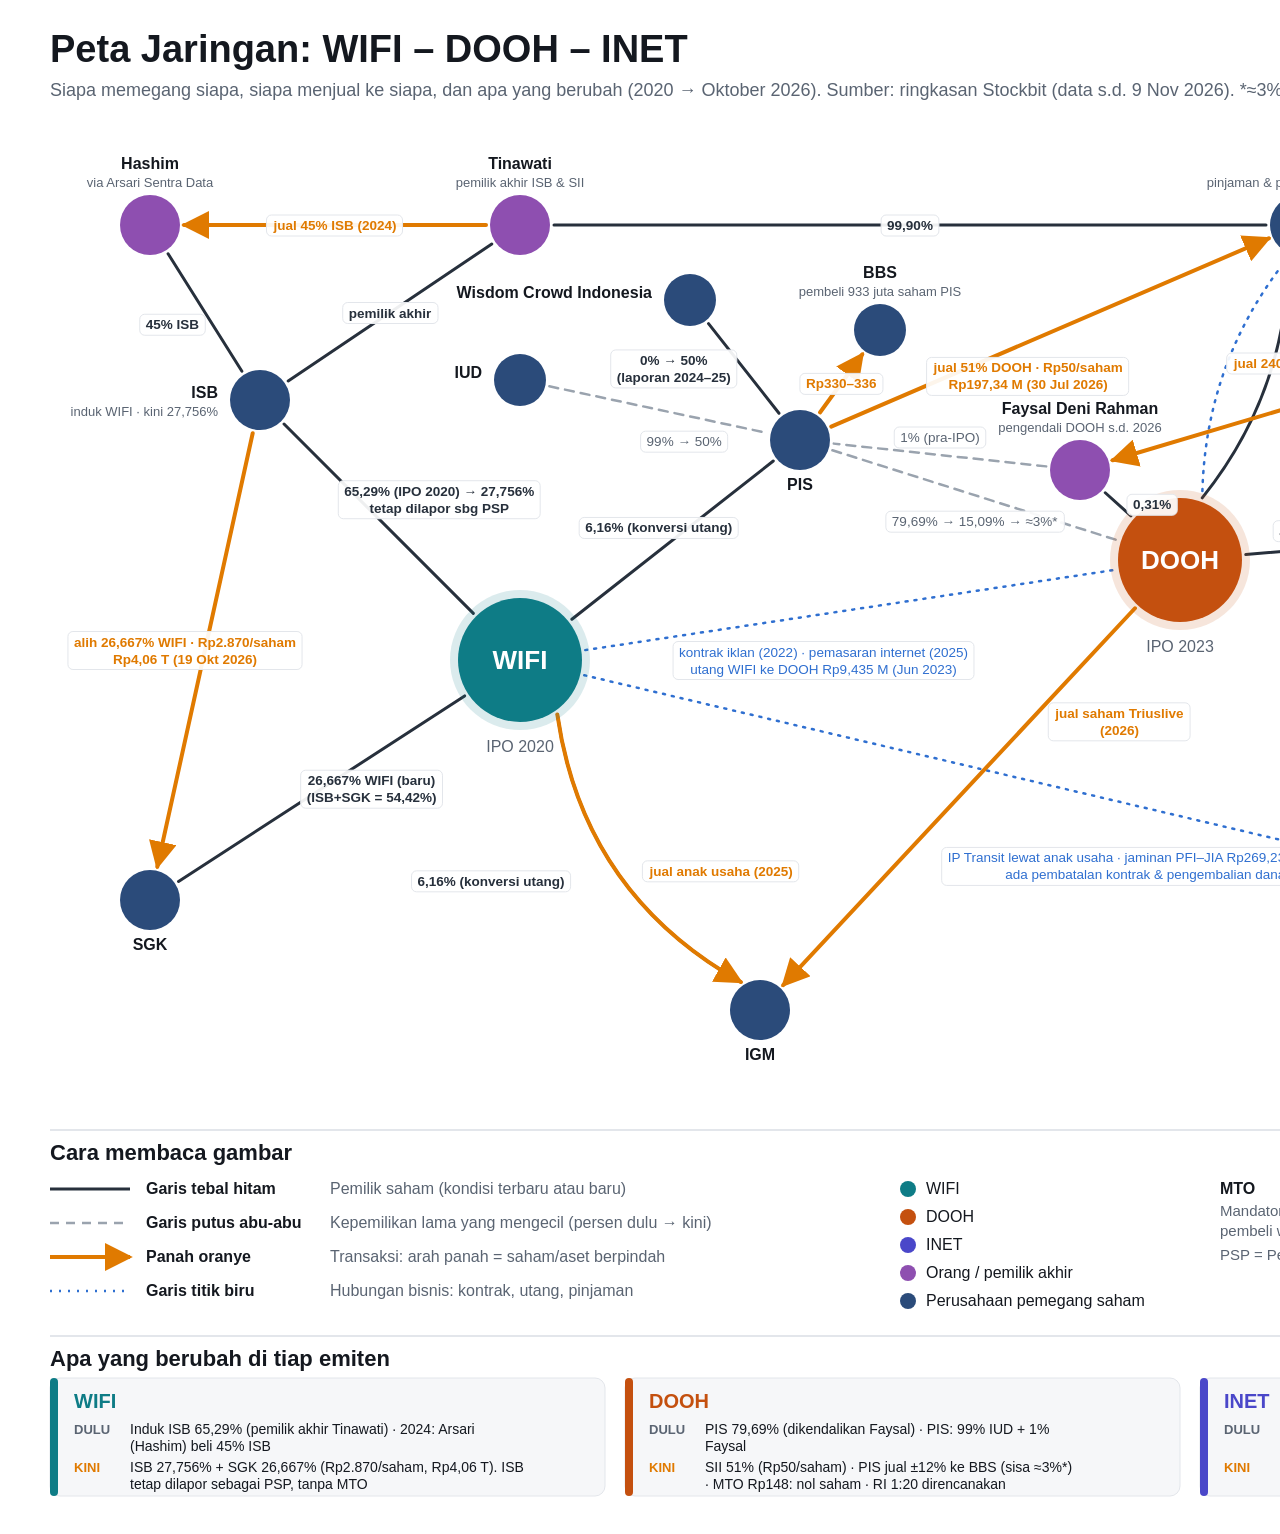
<file: network.html>
<!doctype html><html><head><meta charset="utf-8"><title>Peta Jaringan WIFI DOOH INET</title>
<style>
body{margin:0;background:#fff;font-family:'Inter','Helvetica Neue',Arial,sans-serif;color:#14181F}
svg text{font-family:'Inter','Helvetica Neue',Arial,sans-serif}
</style></head><body>
<svg id="s" xmlns="http://www.w3.org/2000/svg" width="1800" height="1530" viewBox="0 0 1800 1530"></svg>
<script>
const NS='http://www.w3.org/2000/svg', s=document.getElementById('s');
const C={wifi:'#0E7C86',dooh:'#C4500F',inet:'#4A47C9',person:'#8E4FB0',corp:'#2B4B7A',ink:'#14181F',mut:'#5A6472',tx:'#E07A00',biz:'#2F6FD0',old:'#9AA3AE'};
function el(n,a,p=s,t){const e=document.createElementNS(NS,n);for(const k in a)e.setAttribute(k,a[k]);if(t!==undefined)e.textContent=t;p.appendChild(e);return e}
// header
el('rect',{x:0,y:0,width:1800,height:1530,fill:'#fff'});
el('text',{x:50,y:62,'font-size':38,'font-weight':700,fill:C.ink},s,'Peta Jaringan: WIFI – DOOH – INET');
el('text',{x:50,y:96,'font-size':18,fill:C.mut},s,'Siapa memegang siapa, siapa menjual ke siapa, dan apa yang berubah (2020 → Oktober 2026). Sumber: ringkasan Stockbit (data s.d. 9 Nov 2026). *≈3% = perkiraan hitung, bukan angka resmi.');
const N={
 wifi:{x:520,y:660,r:62,c:C.wifi,t:'WIFI',k:'emiten'},
 dooh:{x:1180,y:560,r:62,c:C.dooh,t:'DOOH',k:'emiten'},
 inet:{x:1450,y:880,r:62,c:C.inet,t:'INET',k:'emiten'},
 tina:{x:520,y:225,r:30,c:C.person,t:'Tinawati',k:'orang',sub:'pemilik akhir ISB & SII',lab:'top'},
 hashim:{x:150,y:225,r:30,c:C.person,t:'Hashim',k:'orang',sub:'via Arsari Sentra Data',lab:'top'},
 isb:{x:260,y:400,r:30,c:C.corp,t:'ISB',k:'corp',sub:'induk WIFI · kini 27,756%',lab:'left'},
 sgk:{x:150,y:900,r:30,c:C.corp,t:'SGK',k:'corp'},
 sii:{x:1300,y:225,r:30,c:C.corp,t:'SII',k:'corp',sub:'pinjaman & pembeli 51% DOOH',lab:'top'},
 pis:{x:800,y:440,r:30,c:C.corp,t:'PIS',k:'corp'},
 iud:{x:520,y:380,r:26,c:C.corp,t:'IUD',k:'corp',lab:'left'},
 wci:{x:690,y:300,r:26,c:C.corp,t:'Wisdom Crowd Indonesia',k:'corp',lab:'left'},
 faysal:{x:1080,y:470,r:30,c:C.person,t:'Faysal Deni Rahman',k:'orang',sub:'pengendali DOOH s.d. 2026',lab:'top'},
 adhie:{x:1650,y:300,r:30,c:C.person,t:'Adhie M. Massardi',k:'orang',sub:'pemilik akhir AKUN',lab:'top'},
 akun:{x:1650,y:640,r:30,c:C.corp,t:'AKUN',k:'corp',sub:'induk INET'},
 cni:{x:1420,y:540,r:30,c:C.corp,t:'CNI',k:'corp',sub:'anak usaha DOOH',lab:'top'},
 bbs:{x:880,y:330,r:26,c:C.corp,t:'BBS',k:'corp',sub:'pembeli 933 juta saham PIS',lab:'top'},
 igm:{x:760,y:1010,r:30,c:C.corp,t:'IGM',k:'corp'}
};
function bd(a,b){const dx=b.x-a.x,dy=b.y-a.y,d=Math.hypot(dx,dy);return{x:a.x+dx/d*(a.r+4),y:a.y+dy/d*(a.r+4)}}
const labels=[];
function edge(a,b,o){
 const A=N[a],B=N[b],p=bd(A,B),q=bd(B,A);
 const col={own:'#27303C',old:C.old,tx:C.tx,biz:C.biz}[o.k];
 const w={own:3,old:2.5,tx:4,biz:2.5}[o.k];
 const dash={own:'',old:'9 7',tx:'',biz:'2 7'}[o.k];
 const c=o.c||0, dx=q.x-p.x, dy=q.y-p.y, d=Math.hypot(dx,dy);
 const mx=(p.x+q.x)/2-dy/d*c*2, my=(p.y+q.y)/2+dx/d*c*2;
 el('path',{d:`M${p.x} ${p.y}Q${mx} ${my} ${q.x} ${q.y}`,fill:'none',stroke:col,'stroke-width':w,'stroke-dasharray':dash,'stroke-linecap':'round','marker-end':o.k==='tx'?'url(#ar)':''});
 const t=o.t??.5,u=1-t;
 labels.push({x:u*u*p.x+2*u*t*mx+t*t*q.x+(o.ox||0),y:u*u*p.y+2*u*t*my+t*t*q.y+(o.oy||0),lines:o.l.split('\n'),col:o.k==='old'?C.mut:col,bold:o.k==='tx'||o.k==='own'});
}
const defs=el('defs',{});
const m=el('marker',{id:'ar',viewBox:'0 0 10 10',refX:9,refY:5,markerWidth:7,markerHeight:7,orient:'auto-start-reverse'},defs);
el('path',{d:'M0 0L10 5L0 10z',fill:C.tx},m);
// ===== edges (drawn before nodes)
edge('tina','isb',{k:'own',l:'pemilik akhir',t:.5});
edge('tina','sii',{k:'own',l:'99,90%',t:.5});
edge('tina','hashim',{k:'tx',l:'jual 45% ISB (2024)'});
edge('hashim','isb',{k:'own',l:'45% ISB',t:.6,ox:-40});
edge('isb','wifi',{k:'own',l:'65,29% (IPO 2020) → 27,756%\ntetap dilapor sbg PSP',t:.45,ox:70,oy:-10});
edge('isb','sgk',{k:'tx',l:'alih 26,667% WIFI · Rp2.870/saham\nRp4,06 T (19 Okt 2026)',t:.5,ox:-20});
edge('sgk','wifi',{k:'own',l:'26,667% WIFI (baru)\n(ISB+SGK = 54,42%)',t:.5,ox:50});
edge('pis','wifi',{k:'own',l:'6,16% (konversi utang)',t:.42,ox:-30});
edge('igm','wifi',{k:'own',l:'6,16% (konversi utang)',t:.5,ox:-125,oy:10,c:-40});
edge('wifi','igm',{k:'tx',l:'jual anak usaha (2025)',t:.5,ox:105,c:40});
edge('iud','pis',{k:'old',l:'99% → 50%',t:.62,oy:26});
edge('wci','pis',{k:'own',l:'0% → 50%\n(laporan 2024–25)',t:.5,ox:-70});
edge('faysal','pis',{k:'old',l:'1% (pra-IPO)',t:.5,oy:-18});
edge('pis','dooh',{k:'old',l:'79,69% → 15,09% → ≈3%*',t:.5,oy:26});
edge('faysal','dooh',{k:'own',l:'0,31%',t:.5,ox:34});
edge('pis','bbs',{k:'tx',l:'Rp330–336',t:.5});
edge('pis','sii',{k:'tx',l:'jual 51% DOOH · Rp50/saham\nRp197,34 M (30 Jul 2026)',t:.45,oy:34});
edge('sii','dooh',{k:'own',l:'51% (baru)',t:.6,ox:80,c:-22});
edge('sii','dooh',{k:'biz',l:'pinjaman s.d. Rp5 T\nbunga 7,5% · 10 thn',t:.2,ox:105,c:22});
edge('dooh','cni',{k:'own',l:'anak usaha',t:.5,oy:-18});
edge('akun','cni',{k:'tx',l:'jual 29,88% INET · Rp300/saham\nRp2,0055 T (Sep 2026, rencana)',t:.5,ox:62,oy:-40});
edge('cni','inet',{k:'own',l:'29,88% (rencana)',t:.5,ox:-80});
edge('akun','inet',{k:'old',l:'≈80% → 29,89%',t:.5,ox:78,oy:6});
edge('adhie','akun',{k:'own',l:'pemilik akhir',t:.5,ox:44});
edge('adhie','faysal',{k:'tx',l:'jual 240 saham DOOH · Rp240 juta (2022)',t:.5,oy:-22});
edge('wifi','dooh',{k:'biz',l:'kontrak iklan (2022) · pemasaran internet (2025)\nutang WIFI ke DOOH Rp9,435 M (Jun 2023)',t:.45,oy:46});
edge('wifi','inet',{k:'biz',l:'IP Transit lewat anak usaha · jaminan PFI–JIA Rp269,23 M (2026)\nada pembatalan kontrak & pengembalian dana',t:.7,oy:58});
edge('dooh','igm',{k:'tx',l:'jual saham Triuslive\n(2026)',t:.3,ox:90});
// ===== nodes
for(const k in N){const n=N[k];
 if(n.k==='emiten'){
  el('circle',{cx:n.x,cy:n.y,r:n.r+8,fill:n.c,opacity:.15});
  el('circle',{cx:n.x,cy:n.y,r:n.r,fill:n.c});
  el('text',{x:n.x,y:n.y+9,'text-anchor':'middle','font-size':26,'font-weight':700,fill:'#fff'},s,n.t);
  const sub={wifi:'IPO 2020',dooh:'IPO 2023',inet:'IPO 2023'}[k];
  el('text',{x:n.x,y:n.y+n.r+30,'text-anchor':'middle','font-size':16,fill:C.mut},s,sub);
 } else {
  el('circle',{cx:n.x,cy:n.y,r:n.r,fill:n.c});
  const pos=n.lab==='top'?{x:n.x,y:n.y-n.r-26,a:'middle'}:n.lab==='left'?{x:n.x-n.r-12,y:n.y-2,a:'end'}:n.lab==='right'?{x:n.x+n.r+12,y:n.y-2,a:'start'}:{x:n.x,y:n.y+n.r+20,a:'middle'};
  const hl={'stroke':'#fff','stroke-width':6,'paint-order':'stroke','stroke-linejoin':'round'};
  el('text',{x:pos.x,y:pos.y,'text-anchor':pos.a,'font-size':16,'font-weight':700,fill:C.ink,...hl},s,n.t);
  if(n.sub)el('text',{x:pos.x,y:pos.y+18,'text-anchor':pos.a,'font-size':13,fill:C.mut,...hl},s,n.sub);
}
}
// ===== labels (on top, with white backing)
for(const L of labels){ if(!L.lines[0])continue;
 const g=el('g',{});
 const r=el('rect',{rx:5,fill:'#fff','fill-opacity':.92,stroke:'#E3E6EB'},g);
 const t=el('text',{x:L.x,y:L.y,'text-anchor':'middle','font-size':13.5,'font-weight':L.bold?600:500,fill:L.col},g);
 const lh=17, y0=L.y-(L.lines.length-1)*lh/2+5;
 L.lines.forEach((ln,i)=>el('tspan',{x:L.x,y:y0+i*lh},t,ln));
 const b=t.getBBox(); r.setAttribute('x',b.x-6);r.setAttribute('y',b.y-3);r.setAttribute('width',b.width+12);r.setAttribute('height',b.height+6);
}
// ===== legend
let y=1160;
el('line',{x1:50,x2:1750,y1:y-30,y2:y-30,stroke:'#E3E6EB','stroke-width':2});
el('text',{x:50,y:y,'font-size':22,'font-weight':700,fill:C.ink},s,'Cara membaca gambar');
const lg=[
 ['own','Garis tebal hitam','Pemilik saham (kondisi terbaru atau baru)'],
 ['old','Garis putus abu-abu','Kepemilikan lama yang mengecil (persen dulu → kini)'],
 ['tx','Panah oranye','Transaksi: arah panah = saham/aset berpindah'],
 ['biz','Garis titik biru','Hubungan bisnis: kontrak, utang, pinjaman']];
lg.forEach((r,i)=>{const yy=y+34+i*34;
 const col={own:'#27303C',old:C.old,tx:C.tx,biz:C.biz}[r[0]];
 el('line',{x1:50,x2:130,y1:yy-5,y2:yy-5,stroke:col,'stroke-width':{own:3,old:2.5,tx:4,biz:2.5}[r[0]],'stroke-dasharray':{own:'',old:'9 7',tx:'',biz:'2 7'}[r[0]],'marker-end':r[0]==='tx'?'url(#ar)':''});
 el('text',{x:146,y:yy,'font-size':16,'font-weight':600,fill:C.ink},s,r[1]);
 el('text',{x:330,y:yy,'font-size':16,fill:C.mut},s,r[2]);
});
const nodes=[[C.wifi,'WIFI'],[C.dooh,'DOOH'],[C.inet,'INET'],[C.person,'Orang / pemilik akhir'],[C.corp,'Perusahaan pemegang saham']];
let lx=900; nodes.forEach((n,i)=>{const yy=y+34+i*28; el('circle',{cx:lx+8,cy:yy-5,r:8,fill:n[0]});el('text',{x:lx+26,y:yy,'font-size':16,fill:C.ink},s,n[1]);});
el('text',{x:1220,y:y+34,'font-size':16,'font-weight':600,fill:C.ink},s,'MTO');
el('text',{x:1220,y:y+56,'font-size':15,fill:C.mut},s,'Mandatory Tender Offer: bila pengendali berganti,');
el('text',{x:1220,y:y+76,'font-size':15,fill:C.mut},s,'pembeli wajib menawar saham publik.');
el('text',{x:1220,y:y+100,'font-size':15,fill:C.mut},s,'PSP = Pemegang Saham Pengendali.');
// ===== sebelum -> sesudah
y=1370;
el('line',{x1:50,x2:1750,y1:y-34,y2:y-34,stroke:'#E3E6EB','stroke-width':2});
el('text',{x:50,y:y-4,'font-size':22,'font-weight':700,fill:C.ink},s,'Apa yang berubah di tiap emiten');
const cards=[
 [C.wifi,'WIFI','Induk ISB 65,29% (pemilik akhir Tinawati) · 2024: Arsari (Hashim) beli 45% ISB','ISB 27,756% + SGK 26,667% (Rp2.870/saham, Rp4,06 T). ISB tetap dilapor sebagai PSP, tanpa MTO'],
 [C.dooh,'DOOH','PIS 79,69% (dikendalikan Faysal) · PIS: 99% IUD + 1% Faysal','SII 51% (Rp50/saham) · PIS jual ±12% ke BBS (sisa ≈3%*) · MTO Rp148: nol saham · RI 1:20 direncanakan'],
 [C.inet,'INET','AKUN ≈80% (pemilik akhir Adhie)','RI Jan 2026 Rp250 · Sep 2026 (rencana): AKUN 29,89% + CNI 29,88% (Rp300). AKUN tetap PSP, tanpa MTO']];
cards.forEach((c,i)=>{const x=50+i*575;
 el('rect',{x,y:y+8,width:555,height:118,rx:10,fill:'#F6F7F9',stroke:'#E3E6EB'});
 el('rect',{x,y:y+8,width:8,height:118,rx:4,fill:c[0]});
 el('text',{x:x+24,y:y+38,'font-size':20,'font-weight':700,fill:c[0]},s,c[1]);
 el('text',{x:x+24,y:y+64,'font-size':13,'font-weight':600,fill:C.mut},s,'DULU');
 const wrap=(t,yy,w)=>{const words=t.split(' ');let line='',ls=[];for(const wd of words){if((line+' '+wd).length>w){ls.push(line);line=wd}else line=(line?line+' ':'')+wd}ls.push(line);ls.forEach((l,j)=>el('text',{x:x+80,y:yy+j*17,'font-size':14,fill:C.ink},s,l));return ls.length};
 wrap(c[2],y+64,56);
 el('text',{x:x+24,y:y+102,'font-size':13,'font-weight':600,fill:C.tx},s,'KINI');
 wrap(c[3],y+102,56);
});
</script></body></html>
</file>
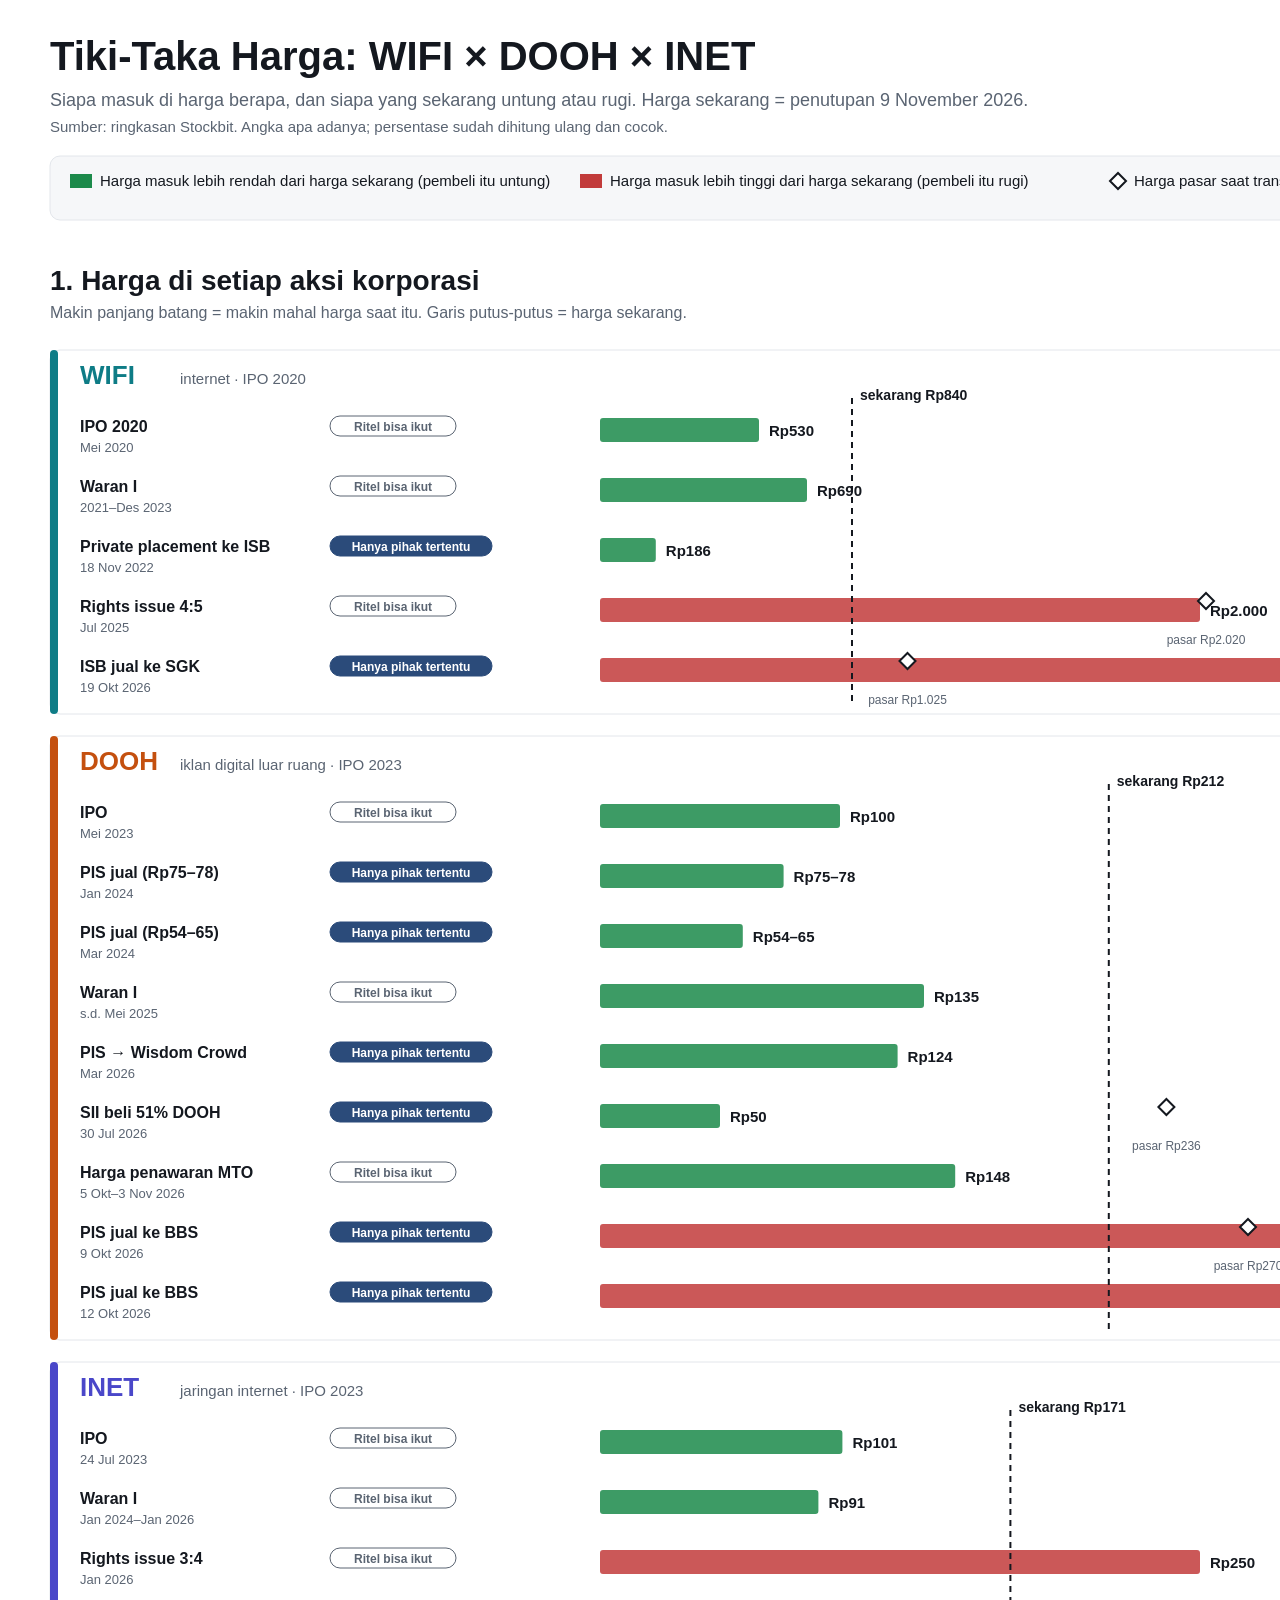
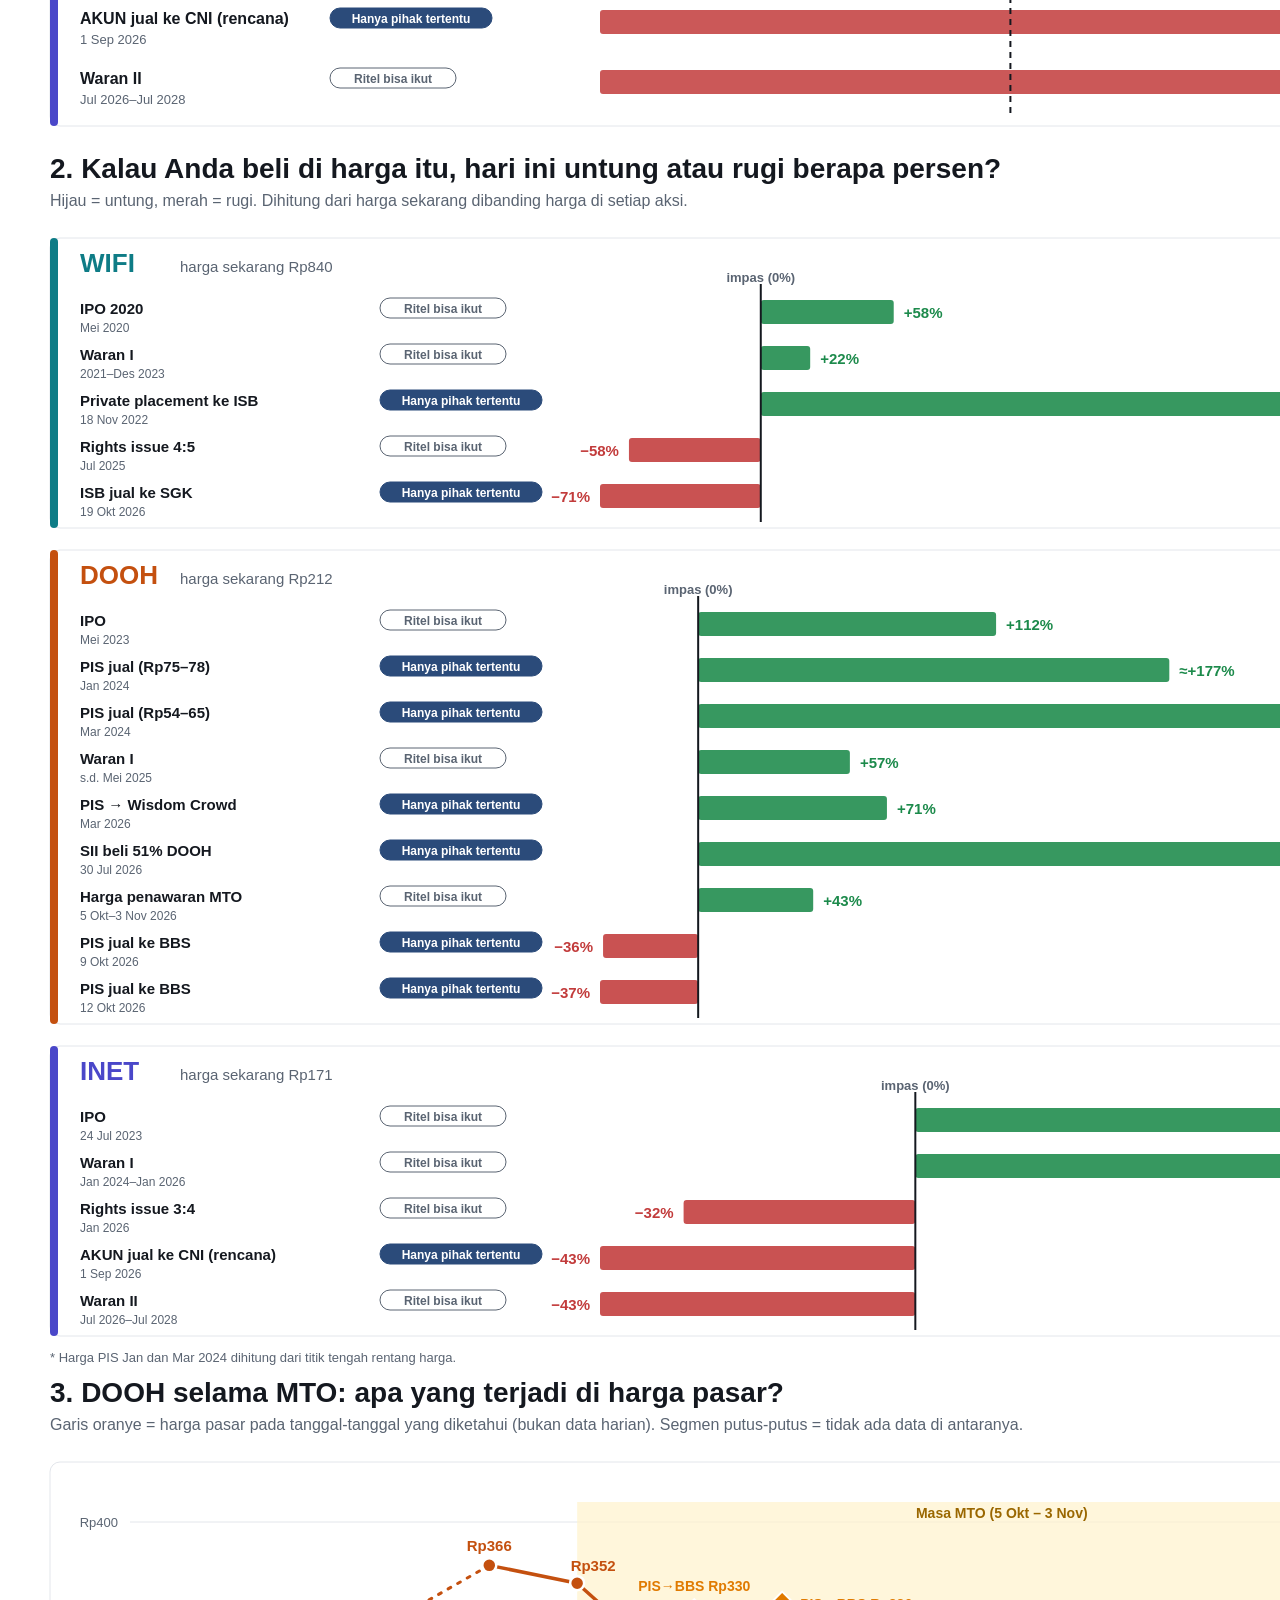
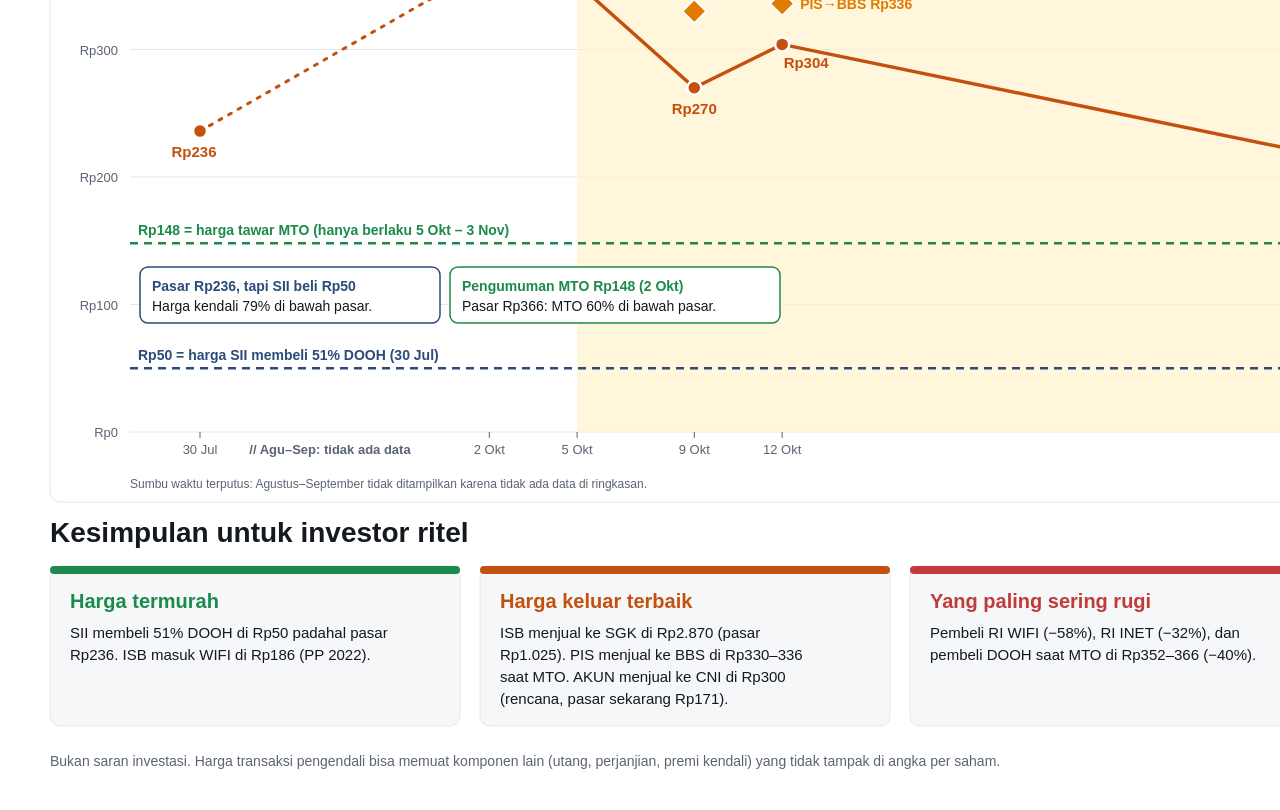
<file: ringkasan-harga.html>
<!doctype html><html><head><meta charset="utf-8"><title>Ringkasan Harga</title>
<style>body{margin:0;background:#fff;font-family:'Inter','Helvetica Neue',Arial,sans-serif}svg text{font-family:'Inter','Helvetica Neue',Arial,sans-serif}</style></head><body>
<svg id="s" xmlns="http://www.w3.org/2000/svg" width="1800" height="4000"></svg>
<script>
const NS='http://www.w3.org/2000/svg',s=document.getElementById('s');
const K={wifi:'#0E7C86',dooh:'#C4500F',inet:'#4A47C9',ink:'#14181F',mut:'#5A6472',line:'#E3E6EB',up:'#1C8A4B',dn:'#C23B3B',navy:'#2B4B7A',tx:'#E07A00',soft:'#F6F7F9'};
function el(n,a,t,p=s){const e=document.createElementNS(NS,n);for(const k in a)e.setAttribute(k,a[k]);if(t!==undefined)e.textContent=t;p.appendChild(e);return e}
const T=(x,y,t,sz=15,w=400,c=K.ink,an='start')=>el('text',{x,y,'font-size':sz,'font-weight':w,fill:c,'text-anchor':an},t);
const idr=n=>'Rp'+n.toLocaleString('id-ID');
const fmtp=p=>(p>=0?'+':'−')+Math.abs(p).toLocaleString('id-ID',{maximumFractionDigits:0})+'%';
let Y=0;
// ---------- header
T(50,70,'Tiki-Taka Harga: WIFI × DOOH × INET',40,700);
T(50,106,'Siapa masuk di harga berapa, dan siapa yang sekarang untung atau rugi. Harga sekarang = penutupan 9 November 2026.',18,400,K.mut);
T(50,132,'Sumber: ringkasan Stockbit. Angka apa adanya; persentase sudah dihitung ulang dan cocok.',15,400,K.mut);
// legend
Y=172;
el('rect',{x:50,y:Y-16,width:1700,height:64,rx:10,fill:K.soft,stroke:K.line});
el('rect',{x:70,y:Y+2,width:22,height:14,fill:K.up});T(100,Y+14,'Harga masuk lebih rendah dari harga sekarang (pembeli itu untung)',15);
el('rect',{x:580,y:Y+2,width:22,height:14,fill:K.dn});T(610,Y+14,'Harga masuk lebih tinggi dari harga sekarang (pembeli itu rugi)',15);
el('path',{d:`M1110 ${Y+9}l8-8 8 8-8 8z`,fill:'#fff',stroke:K.ink,'stroke-width':2});T(1134,Y+14,'Harga pasar saat transaksi',15);
chip(1380,Y-4,'Ritel bisa ikut',false);chip(1380,Y+22,'Hanya pihak tertentu',true);
function chip(x,y,t,hard){const w=t.length*7.2+18;el('rect',{x,y,width:w,height:20,rx:10,fill:hard?K.navy:'#fff',stroke:hard?K.navy:K.mut});T(x+w/2,y+14.5,t,12,600,hard?'#fff':K.mut,'middle')}
// ---------- data
const D={
 wifi:{name:'WIFI',sub:'internet · IPO 2020',col:K.wifi,now:840,rows:[
  ['IPO 2020','Mei 2020',530,0],['Waran I','2021–Des 2023',690,0],['Private placement ke ISB','18 Nov 2022',186,1],['Rights issue 4:5','Jul 2025',2000,0,2020],['ISB jual ke SGK','19 Okt 2026',2870,1,1025]]},
 dooh:{name:'DOOH',sub:'iklan digital luar ruang · IPO 2023',col:K.dooh,now:212,rows:[
  ['IPO','Mei 2023',100,0],['PIS jual (Rp75–78)','Jan 2024',76.5,1,null,'Rp75–78'],['PIS jual (Rp54–65)','Mar 2024',59.5,1,null,'Rp54–65'],['Waran I','s.d. Mei 2025',135,0],['PIS → Wisdom Crowd','Mar 2026',124,1],['SII beli 51% DOOH','30 Jul 2026',50,1,236],['Harga penawaran MTO','5 Okt–3 Nov 2026',148,0],['PIS jual ke BBS','9 Okt 2026',330,1,270],['PIS jual ke BBS','12 Okt 2026',336,1,304]]},
 inet:{name:'INET',sub:'jaringan internet · IPO 2023',col:K.inet,now:171,rows:[
  ['IPO','24 Jul 2023',101,0],['Waran I','Jan 2024–Jan 2026',91,0],['Rights issue 3:4','Jan 2026',250,0],['AKUN jual ke CNI (rencana)','1 Sep 2026',300,1,354],['Waran II','Jul 2026–Jul 2028',300,0]]}
};
// ---------- chart 1
Y=290;
T(50,Y,'1. Harga di setiap aksi korporasi',28,700);
T(50,Y+28,'Makin panjang batang = makin mahal harga saat itu. Garis putus-putus = harga sekarang.',16,400,K.mut);
Y+=60;
for(const k in D){const d=D[k];
 const x0=600,x1=1560,max={wifi:3200,dooh:400,inet:400}[k];
 const sc=v=>x0+(x1-x0)*v/max;
 const rh=60,h=rh*d.rows.length+64;
 el('rect',{x:50,y:Y,width:1700,height:h,rx:10,fill:'#fff',stroke:K.line});
 el('rect',{x:50,y:Y,width:8,height:h,rx:4,fill:d.col});
 T(80,Y+34,d.name,26,700,d.col);T(180,Y+34,d.sub,15,400,K.mut);
 d.rows.forEach((r,i)=>{const y=Y+60+i*rh;
  T(80,y+22,r[0],16,600);T(80,y+42,r[1],13,400,K.mut);
  chip(330,y+6,r[3]?'Hanya pihak tertentu':'Ritel bisa ikut',!!r[3]);
  const col=r[2]<d.now?K.up:K.dn;
  el('rect',{x:x0,y:y+8,width:Math.max(2,sc(r[2])-x0),height:24,rx:3,fill:col,opacity:.85});
  T(sc(r[2])+10,y+26,r[5]||idr(r[2]),15,700);
  if(r[4]){const mx=sc(r[4]);el('path',{d:`M${mx} ${y+3}l8 8-8 8-8-8z`,fill:'#fff',stroke:K.ink,'stroke-width':2});T(mx,y+54,'pasar '+idr(r[4]),12,500,K.mut,'middle');}
 });
 const nx=sc(d.now);el('line',{x1:nx,x2:nx,y1:Y+48,y2:Y+h-8,stroke:K.ink,'stroke-width':2,'stroke-dasharray':'6 5'});
 T(nx+8,Y+50,'sekarang '+idr(d.now),14,700);
 Y+=h+22;
}
// ---------- chart 2
Y+=30;
T(50,Y,'2. Kalau Anda beli di harga itu, hari ini untung atau rugi berapa persen?',28,700);
T(50,Y+28,'Hijau = untung, merah = rugi. Dihitung dari harga sekarang dibanding harga di setiap aksi.',16,400,K.mut);
Y+=60;
for(const k in D){const d=D[k];
 const pcts=d.rows.map(r=>(d.now/r[2]-1)*100);
 const lo=Math.min(-10,Math.min(...pcts)),hi=Math.max(10,Math.max(...pcts));
 const x0=600,x1=1560,sc=v=>x0+(x1-x0)*(v-lo)/(hi-lo),zx=sc(0);
 const rh=46,h=rh*d.rows.length+60;
 el('rect',{x:50,y:Y,width:1700,height:h,rx:10,fill:'#fff',stroke:K.line});
 el('rect',{x:50,y:Y,width:8,height:h,rx:4,fill:d.col});
 T(80,Y+34,d.name,26,700,d.col);T(180,Y+34,'harga sekarang '+idr(d.now),15,400,K.mut);
 d.rows.forEach((r,i)=>{const y=Y+56+i*rh,p=pcts[i];
  T(80,y+20,r[0],15,600);T(80,y+38,r[1],12,400,K.mut);
  chip(380,y+4,r[3]?'Hanya pihak tertentu':'Ritel bisa ikut',!!r[3]);
  const a=sc(Math.min(0,p)),b=sc(Math.max(0,p));
  el('rect',{x:a,y:y+6,width:Math.max(2,b-a),height:24,rx:3,fill:p>=0?K.up:K.dn,opacity:.88});
  const tx=p>=0?b+10:a-10;T(tx,y+24,(r[5]?'≈':'')+fmtp(p),15,700,p>=0?K.up:K.dn,p>=0?'start':'end');
 });
 el('line',{x1:zx,x2:zx,y1:Y+46,y2:Y+h-6,stroke:K.ink,'stroke-width':2});
 T(zx,Y+44,'impas (0%)',13,600,K.mut,'middle');
 Y+=h+22;
}
T(50,Y+4,'* Harga PIS Jan dan Mar 2024 dihitung dari titik tengah rentang harga.',13,400,K.mut);
Y+=44;
// ---------- chart 3 DOOH timeline
T(50,Y,'3. DOOH selama MTO: apa yang terjadi di harga pasar?',28,700);
T(50,Y+28,'Garis oranye = harga pasar pada tanggal-tanggal yang diketahui (bukan data harian). Segmen putus-putus = tidak ada data di antaranya.',16,400,K.mut);
Y+=60;
const CH=640;
el('rect',{x:50,y:Y,width:1700,height:CH,rx:10,fill:'#fff',stroke:K.line});
const px0=130,px1=1690,py0=Y+60,py1=Y+CH-70;
const d0=Date.UTC(2026,6,28),d1=Date.UTC(2026,10,12);
const dO=Date.UTC(2026,9,1);const dx=(m,d)=>{const t=Date.UTC(2026,m-1,d);return t<dO?px0+70:(px0+330)+(px1-(px0+330))*(t-dO)/(d1-dO)};
const vy=v=>py1-(py1-py0)*v/400;
for(const v of [0,100,200,300,400]){el('line',{x1:px0,x2:px1,y1:vy(v),y2:vy(v),stroke:K.line});T(px0-12,vy(v)+5,idr(v),13,400,K.mut,'end')}
// MTO band
el('rect',{x:dx(10,5),y:py0-20,width:dx(11,3)-dx(10,5),height:py1-py0+20,fill:'#FFF3CC',opacity:.7});
T((dx(10,5)+dx(11,3))/2,py0-4,'Masa MTO (5 Okt – 3 Nov)',14,700,'#9A6700','middle');
// ref lines
el('line',{x1:px0,x2:px1,y1:vy(50),y2:vy(50),stroke:K.navy,'stroke-width':2.5,'stroke-dasharray':'8 6'});
T(px0+8,vy(50)-8,'Rp50 = harga SII membeli 51% DOOH (30 Jul)',14,700,K.navy);
el('line',{x1:px0,x2:px1,y1:vy(148),y2:vy(148),stroke:K.up,'stroke-width':2.5,'stroke-dasharray':'8 6'});
T(px0+8,vy(148)-8,'Rp148 = harga tawar MTO (hanya berlaku 5 Okt – 3 Nov)',14,700,K.up);
// market line
const pts=[[7,30,236],[10,2,366],[10,5,352],[10,9,270],[10,12,304],[11,3,200],[11,9,212]];
el('polyline',{points:pts.slice(0,2).map(p=>dx(p[0],p[1])+','+vy(p[2])).join(' '),fill:'none',stroke:K.dooh,'stroke-width':3,'stroke-dasharray':'3 8','stroke-linecap':'round'});
el('polyline',{points:pts.slice(1).map(p=>dx(p[0],p[1])+','+vy(p[2])).join(' '),fill:'none',stroke:K.dooh,'stroke-width':3.5,'stroke-linejoin':'round'});
el('line',{x1:px0+190,x2:px1-1500+px0+190,y1:py1,y2:py1,stroke:'#fff','stroke-width':0});
T(px0+200,py1+22,'// Agu–Sep: tidak ada data',13,600,K.mut,'middle');
const lab={0:['30 Jul','Rp236',-6,26],1:['2 Okt','Rp366',0,-14],2:['5 Okt','Rp352',16,-12],3:['9 Okt','Rp270',0,26],4:['12 Okt','Rp304',24,24],5:['3 Nov','Rp200',0,30],6:['9 Nov','Rp212',20,-14]};
pts.forEach((p,i)=>{const x=dx(p[0],p[1]),y=vy(p[2]);el('circle',{cx:x,cy:y,r:7,fill:K.dooh,stroke:'#fff','stroke-width':2.5});
 const l=lab[i];T(x+l[2],y+l[3],l[1],15,700,K.dooh,'middle');T(x,py1+22,l[0],13,500,K.mut,'middle');
 el('line',{x1:x,x2:x,y1:py1,y2:py1+6,stroke:K.mut});});
// BBS trades
[[10,9,330],[10,12,336]].forEach((p,i)=>{const x=dx(p[0],p[1]),y=vy(p[2]);el('path',{d:`M${x} ${y-12}l12 12-12 12-12-12z`,fill:K.tx,stroke:'#fff','stroke-width':2});
 if(i)T(x+18,y+5,'PIS→BBS Rp'+p[2],14,700,K.tx,'start');else T(x,y-20,'PIS→BBS Rp'+p[2],14,700,K.tx,'middle');});
// callouts
function note(x,y,w,lines,col){const h=lines.length*20+16;el('rect',{x,y,width:w,height:h,rx:8,fill:'#fff',stroke:col||K.line,'stroke-width':1.5});lines.forEach((l,i)=>T(x+12,y+24+i*20,l,14,i?400:700,i?K.ink:col||K.ink))}
note(140,py0+345,300,['Pasar Rp236, tapi SII beli Rp50','Harga kendali 79% di bawah pasar.'],K.navy);
note(450,py0+345,330,['Pengumuman MTO Rp148 (2 Okt)','Pasar Rp366: MTO 60% di bawah pasar.'],K.up);
note(1330,py0+345,400,['Hasil MTO: nol saham ditenderkan','Tak ada yang mau jual di Rp148 saat','pasar Rp200–366.'],K.up);
note(1330,py0+12,400,['Turun 43% selama MTO (352 → 200)','Belum tentu karena MTO. Pola harga','dan rencana RI 1:20 ikut berperan.'],K.dn);
T(px0,Y+CH-14,'Sumbu waktu terputus: Agustus–September tidak ditampilkan karena tidak ada data di ringkasan.',12,400,K.mut);
Y+=CH+40;
// ---------- takeaway cards
T(50,Y,'Kesimpulan untuk investor ritel',28,700);Y+=24;
const cards=[
 [K.up,'Harga termurah','SII membeli 51% DOOH di Rp50 padahal pasar Rp236. ISB masuk WIFI di Rp186 (PP 2022).'],
 [K.dooh,'Harga keluar terbaik','ISB menjual ke SGK di Rp2.870 (pasar Rp1.025). PIS menjual ke BBS di Rp330–336 saat MTO. AKUN menjual ke CNI di Rp300 (rencana, pasar sekarang Rp171).'],
 [K.dn,'Yang paling sering rugi','Pembeli RI WIFI (−58%), RI INET (−32%), dan pembeli DOOH saat MTO di Rp352–366 (−40%).'],
 [K.navy,'Yang perlu diwaspadai','Rights issue DOOH 1:20 (potensi dilusi hingga 95,24%) dan harga RI yang belum final. Harga transaksi pengendali bukan target harga.']];
cards.forEach((c,i)=>{const x=50+i*430,w=410;el('rect',{x,y:Y,width:w,height:160,rx:10,fill:K.soft,stroke:K.line});el('rect',{x,y:Y,width:w,height:8,rx:4,fill:c[0]});
 T(x+20,Y+42,c[1],20,700,c[0]);
 const words=c[2].split(' ');let line='',ys=Y+72;for(const wd of words){if((line+' '+wd).length>44){T(x+20,ys,line,15);ys+=22;line=wd}else line=(line?line+' ':'')+wd}T(x+20,ys,line,15);});
Y+=200;
T(50,Y,'Bukan saran investasi. Harga transaksi pengendali bisa memuat komponen lain (utang, perjanjian, premi kendali) yang tidak tampak di angka per saham.',14,400,K.mut);
Y+=40;
s.setAttribute('height',Y);s.setAttribute('viewBox','0 0 1800 '+Y);
el('rect',{x:0,y:0,width:1800,height:Y,fill:'#fff'},undefined,s);s.insertBefore(s.lastChild,s.firstChild);
document.title='h'+Y;
</script></body></html>
</file>
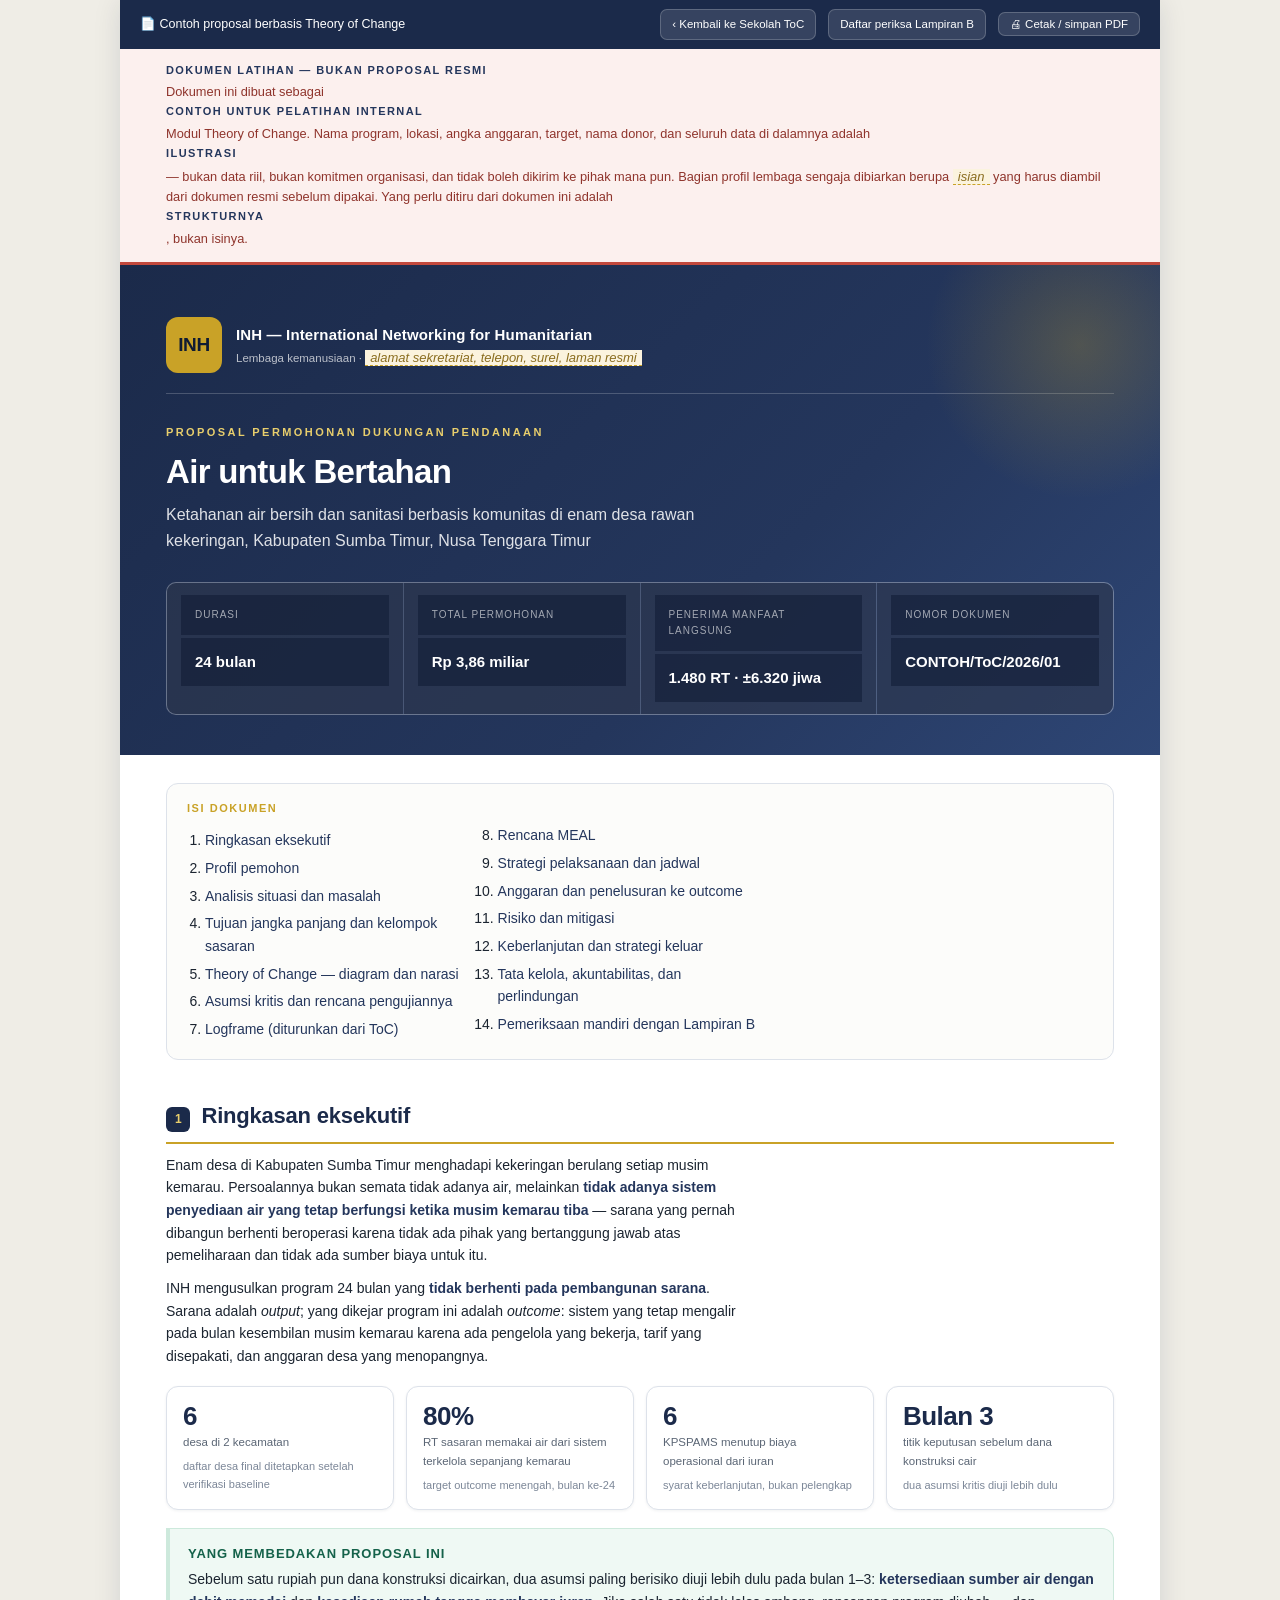
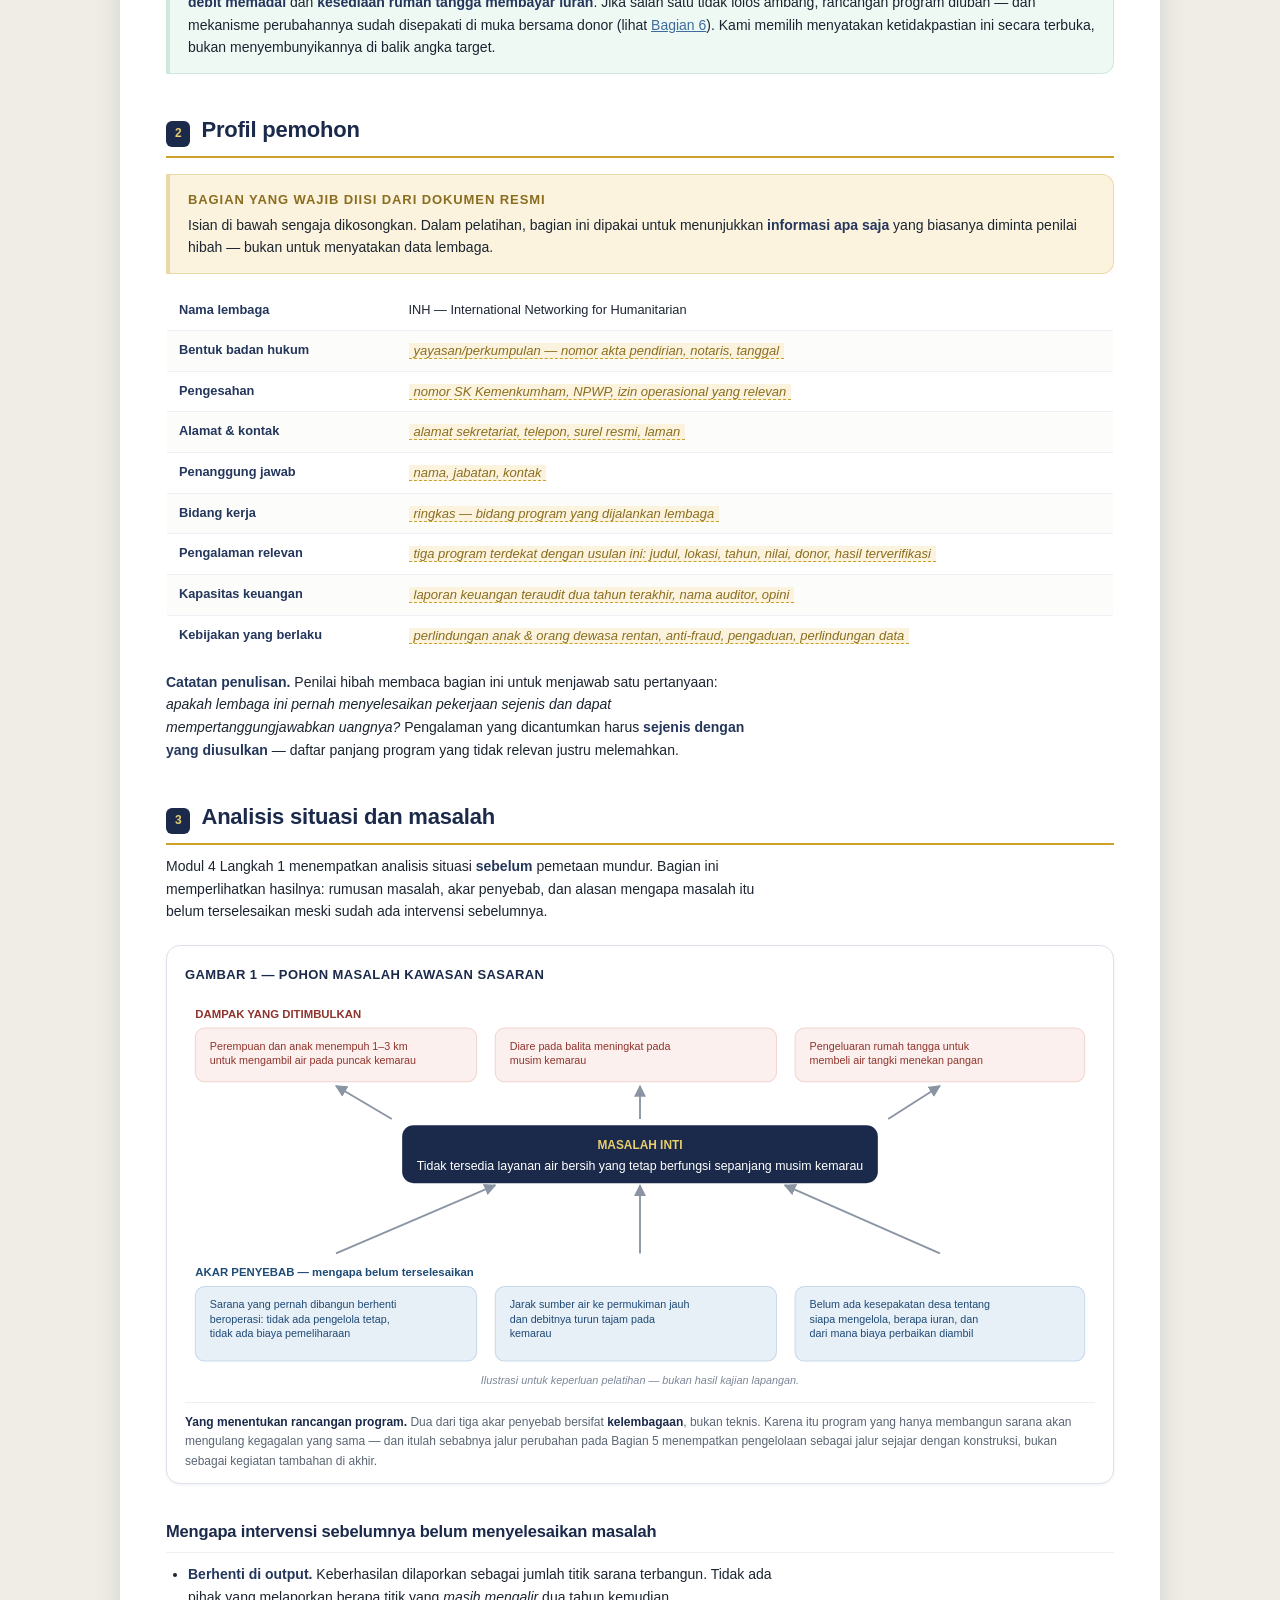
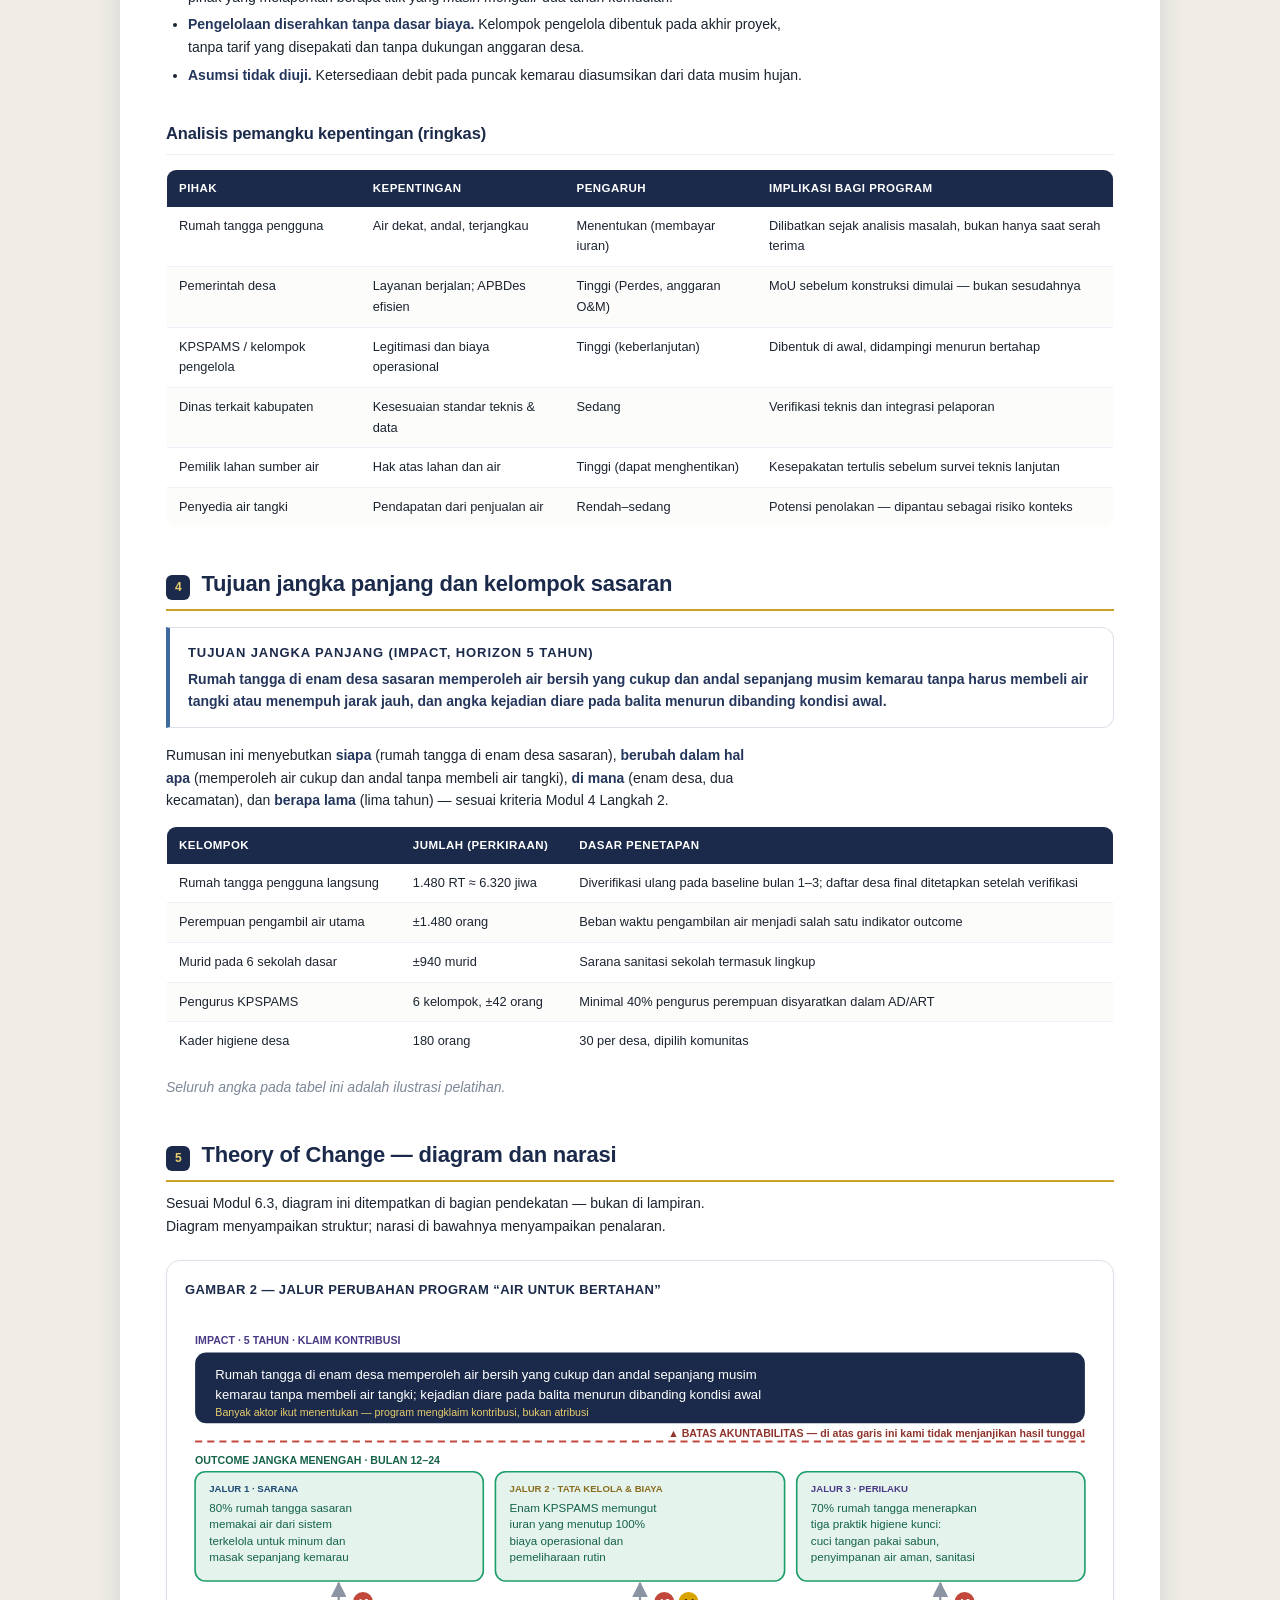
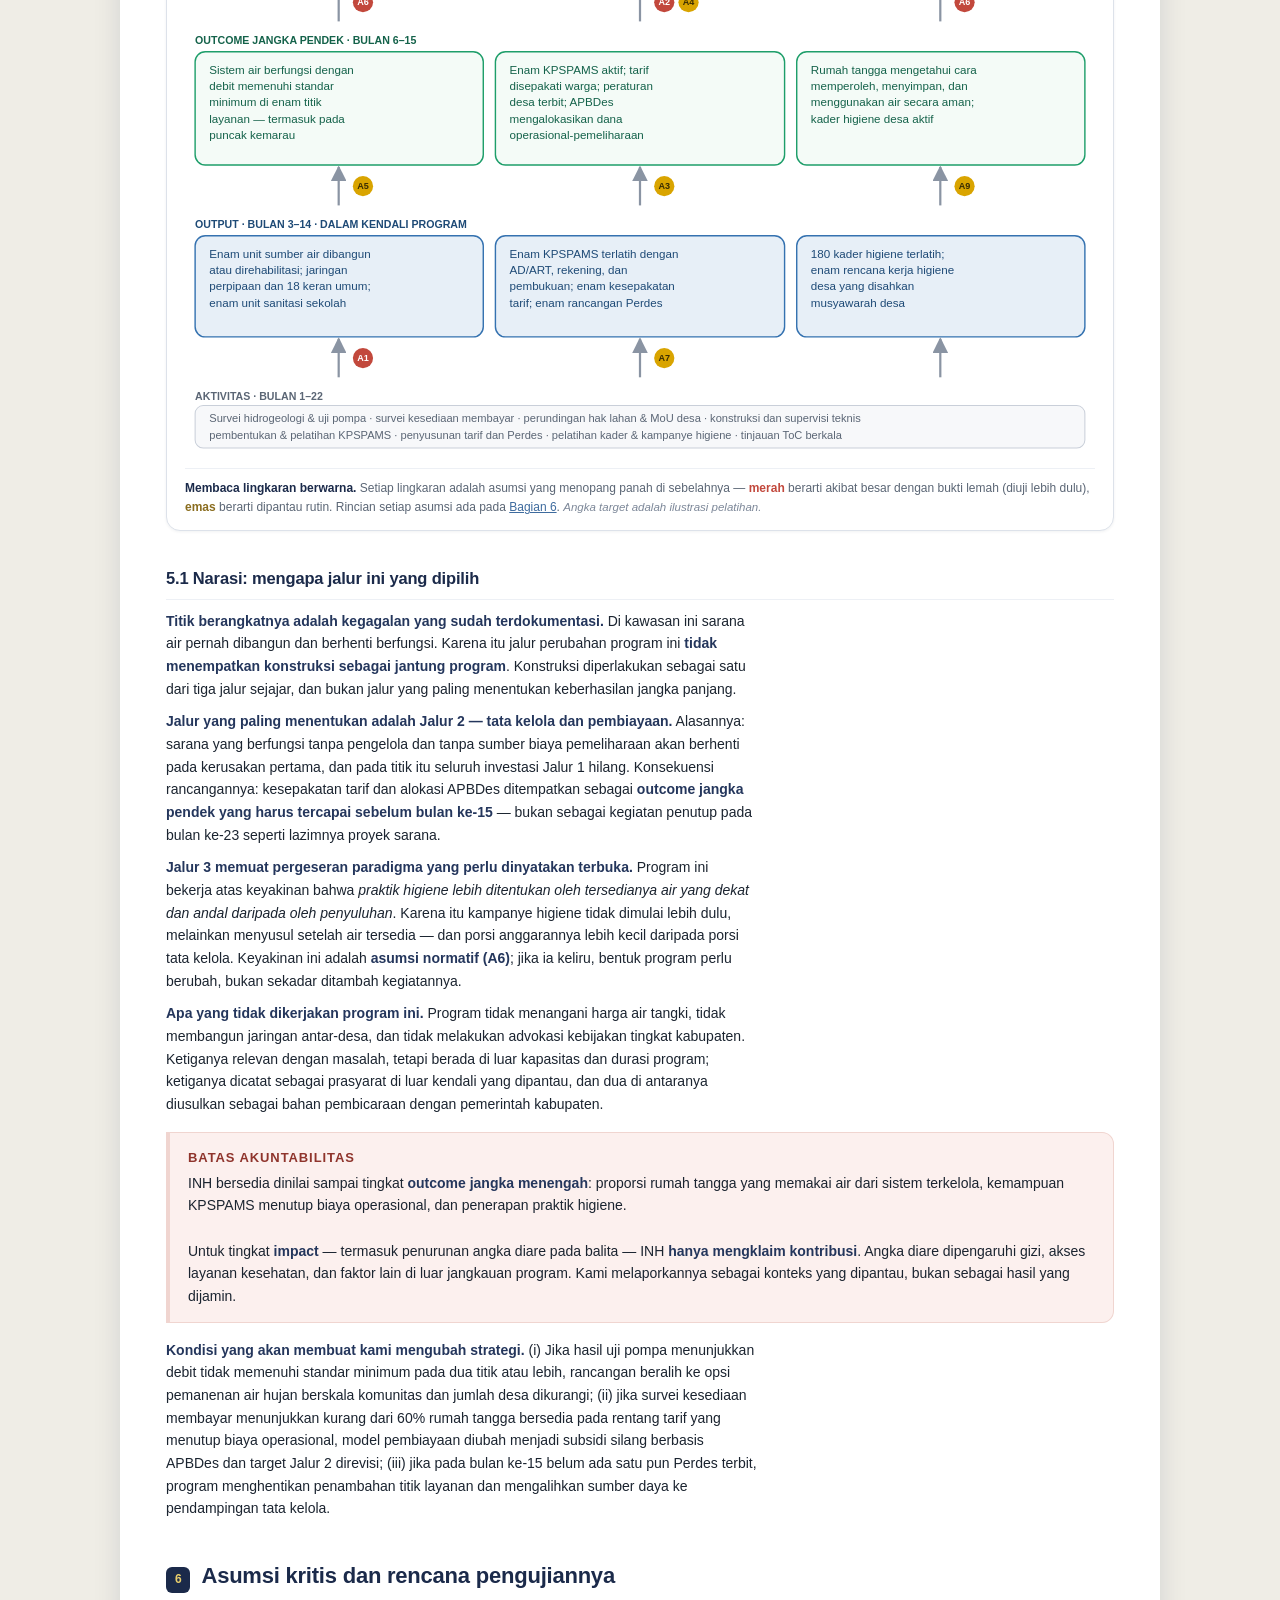
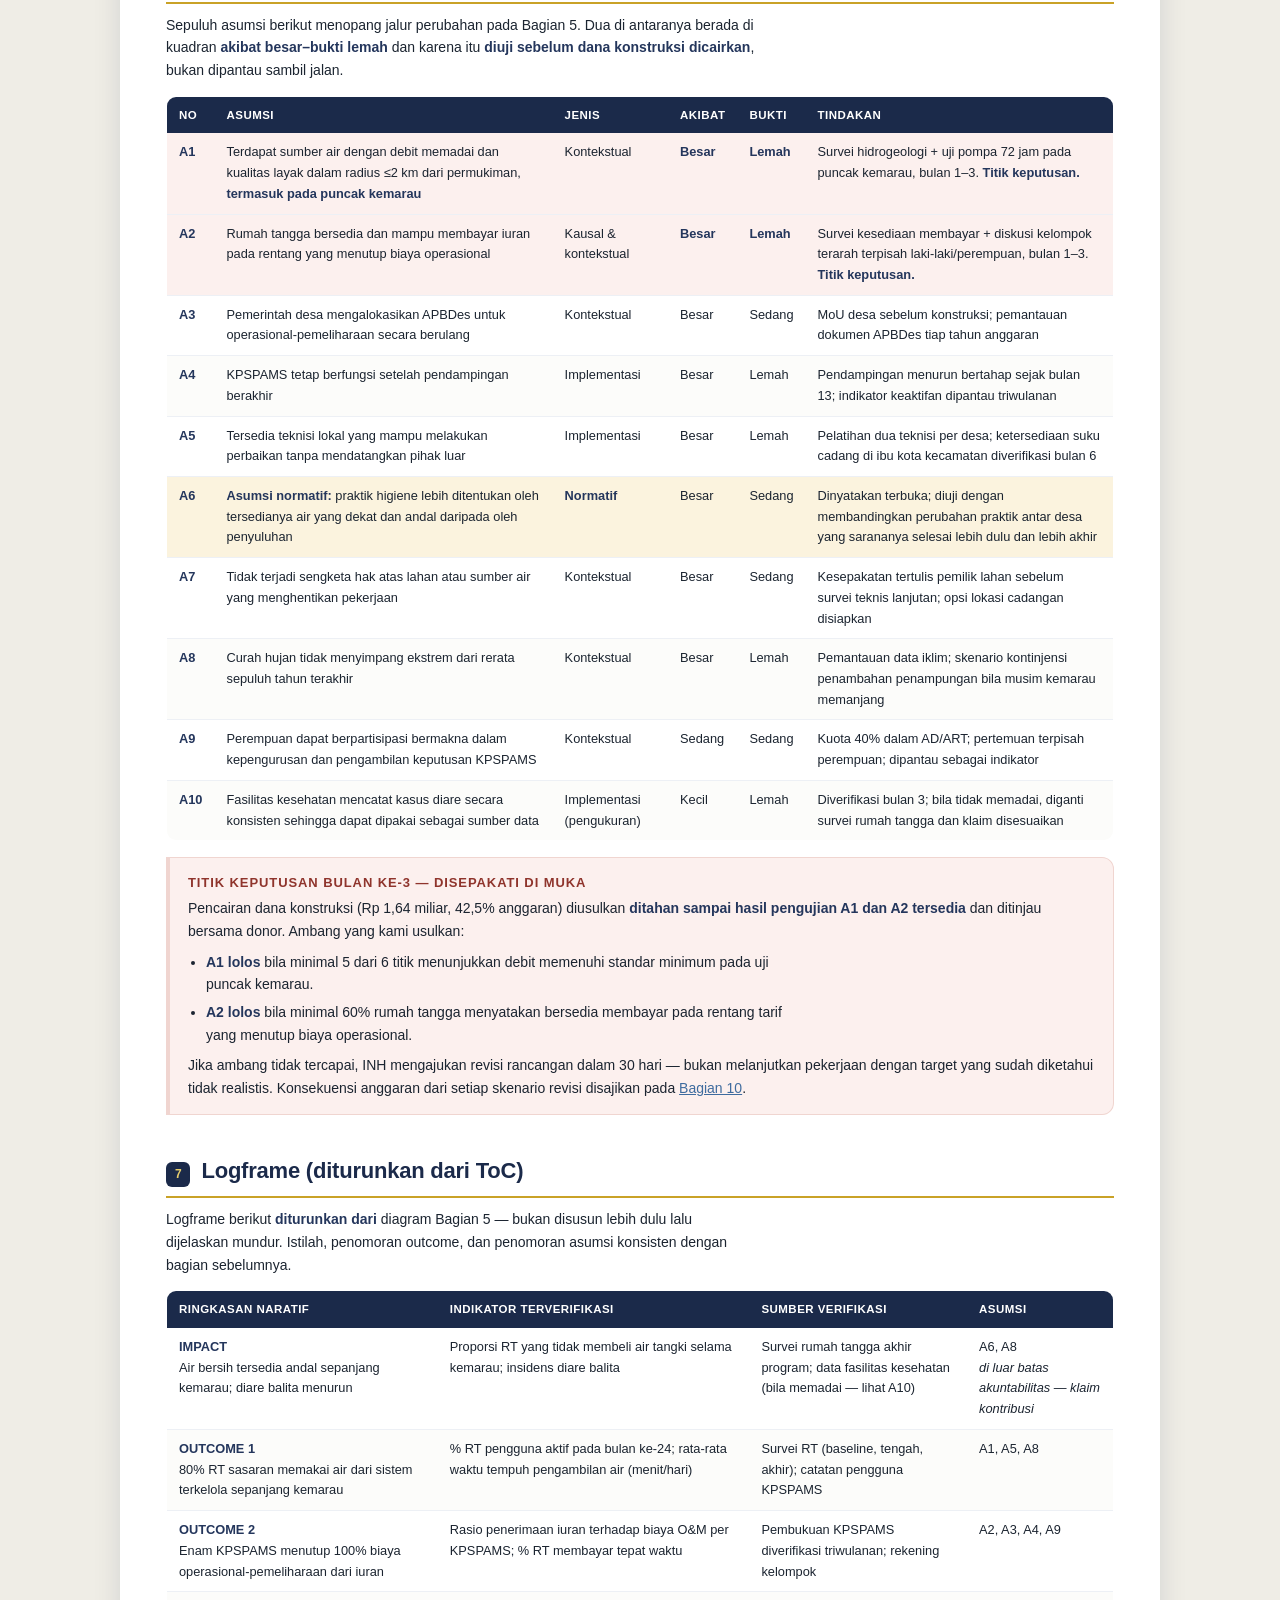
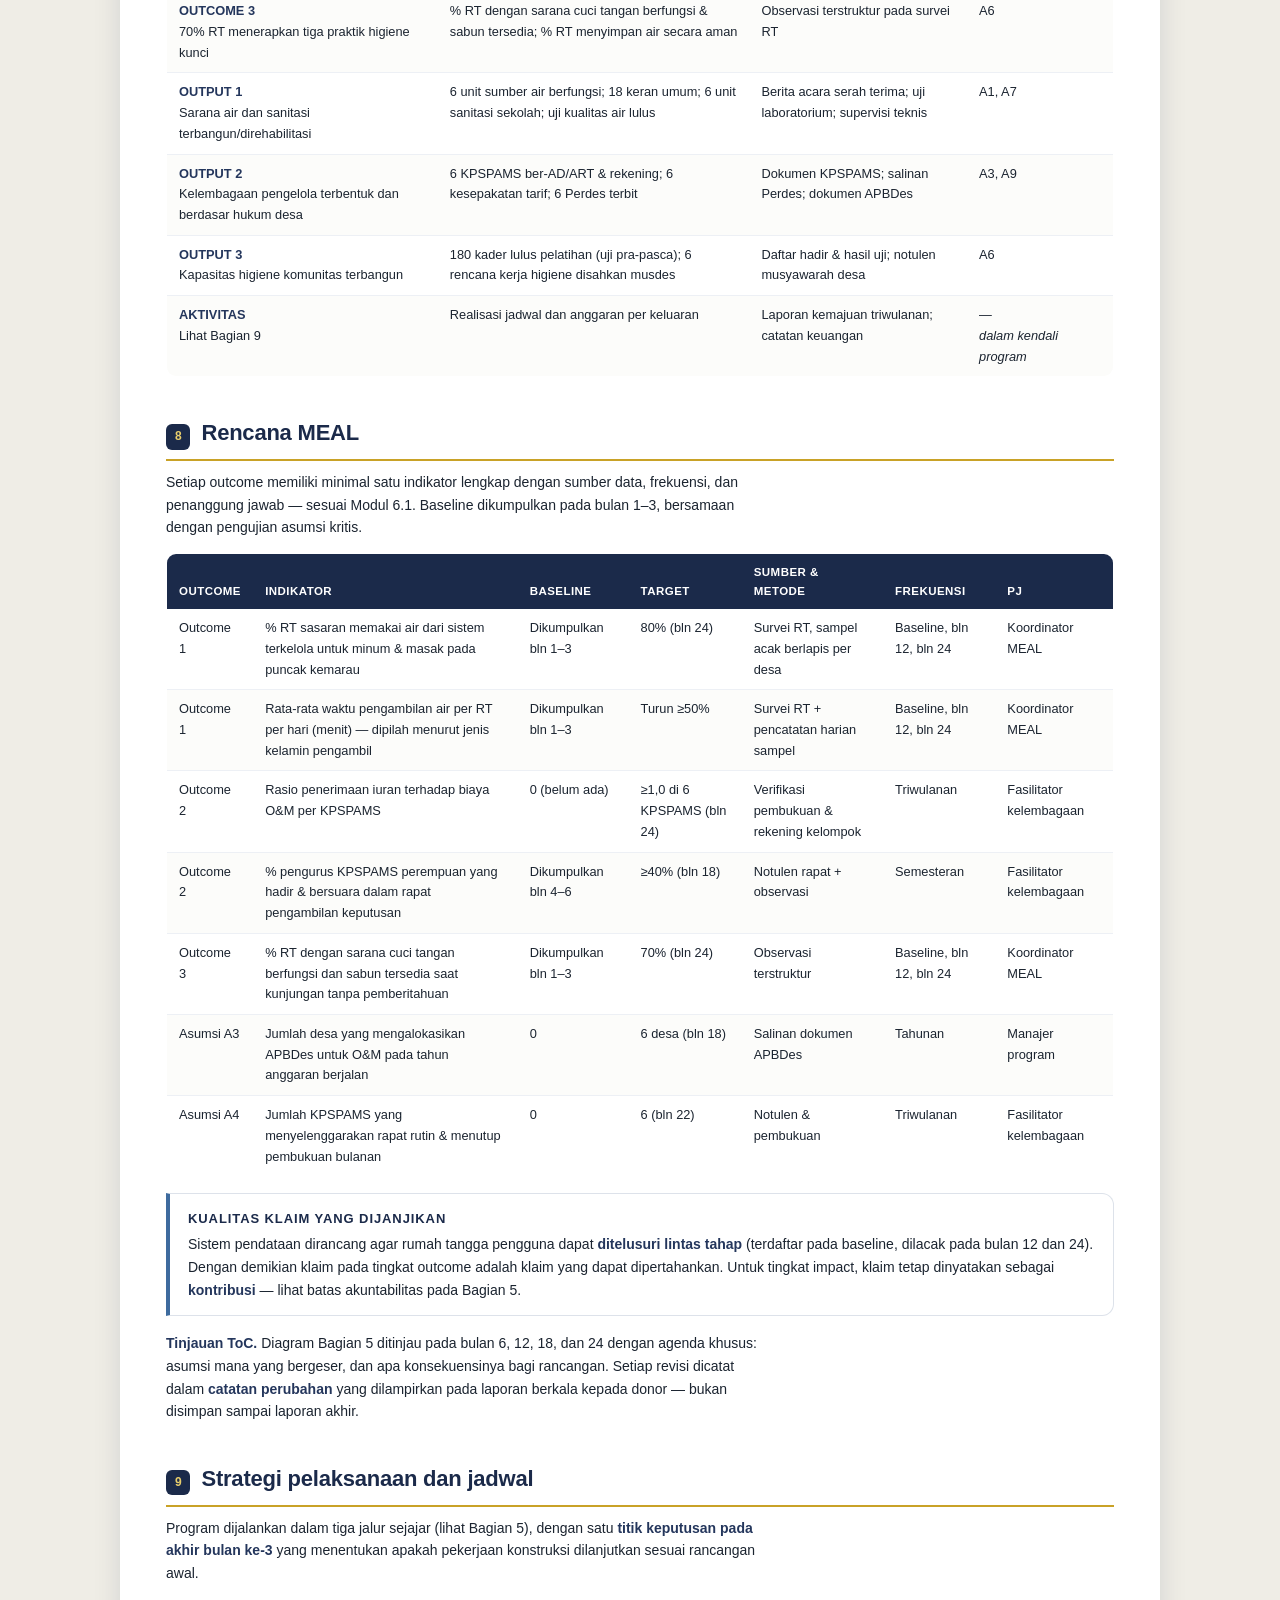
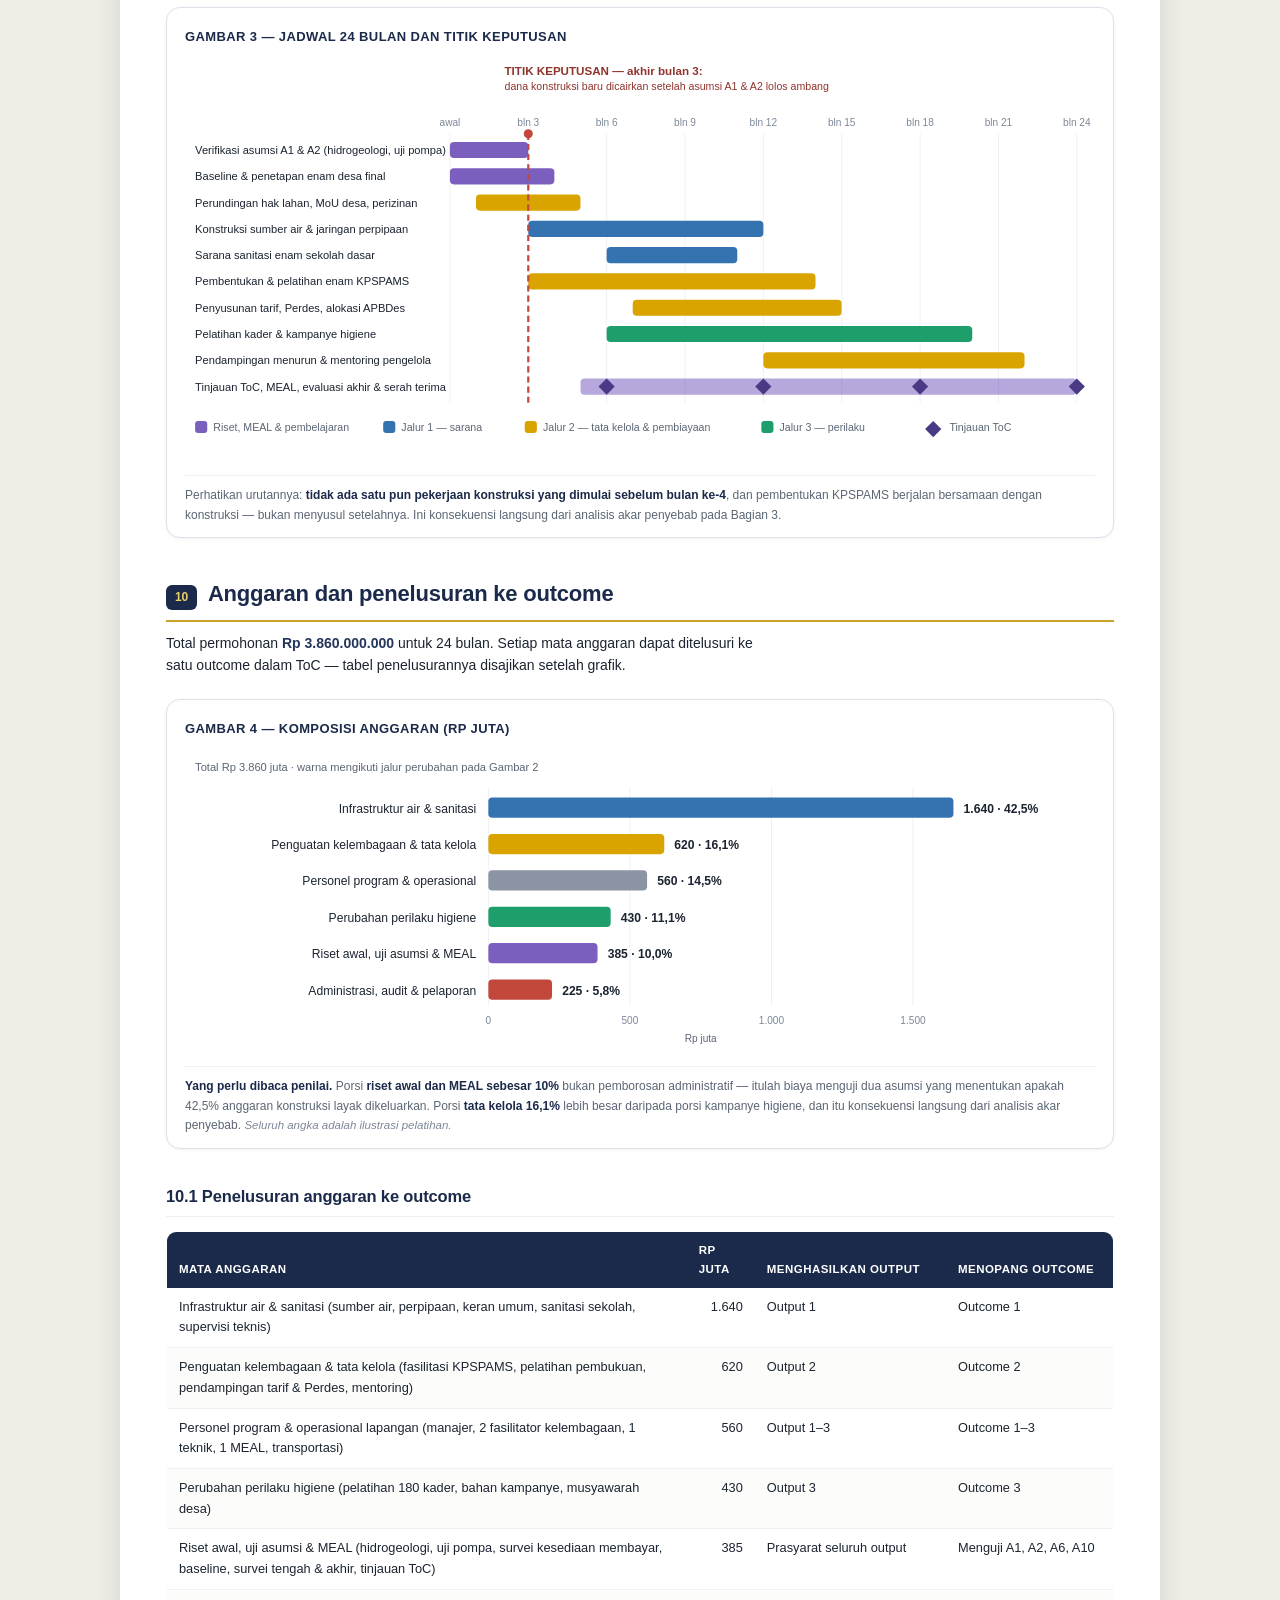
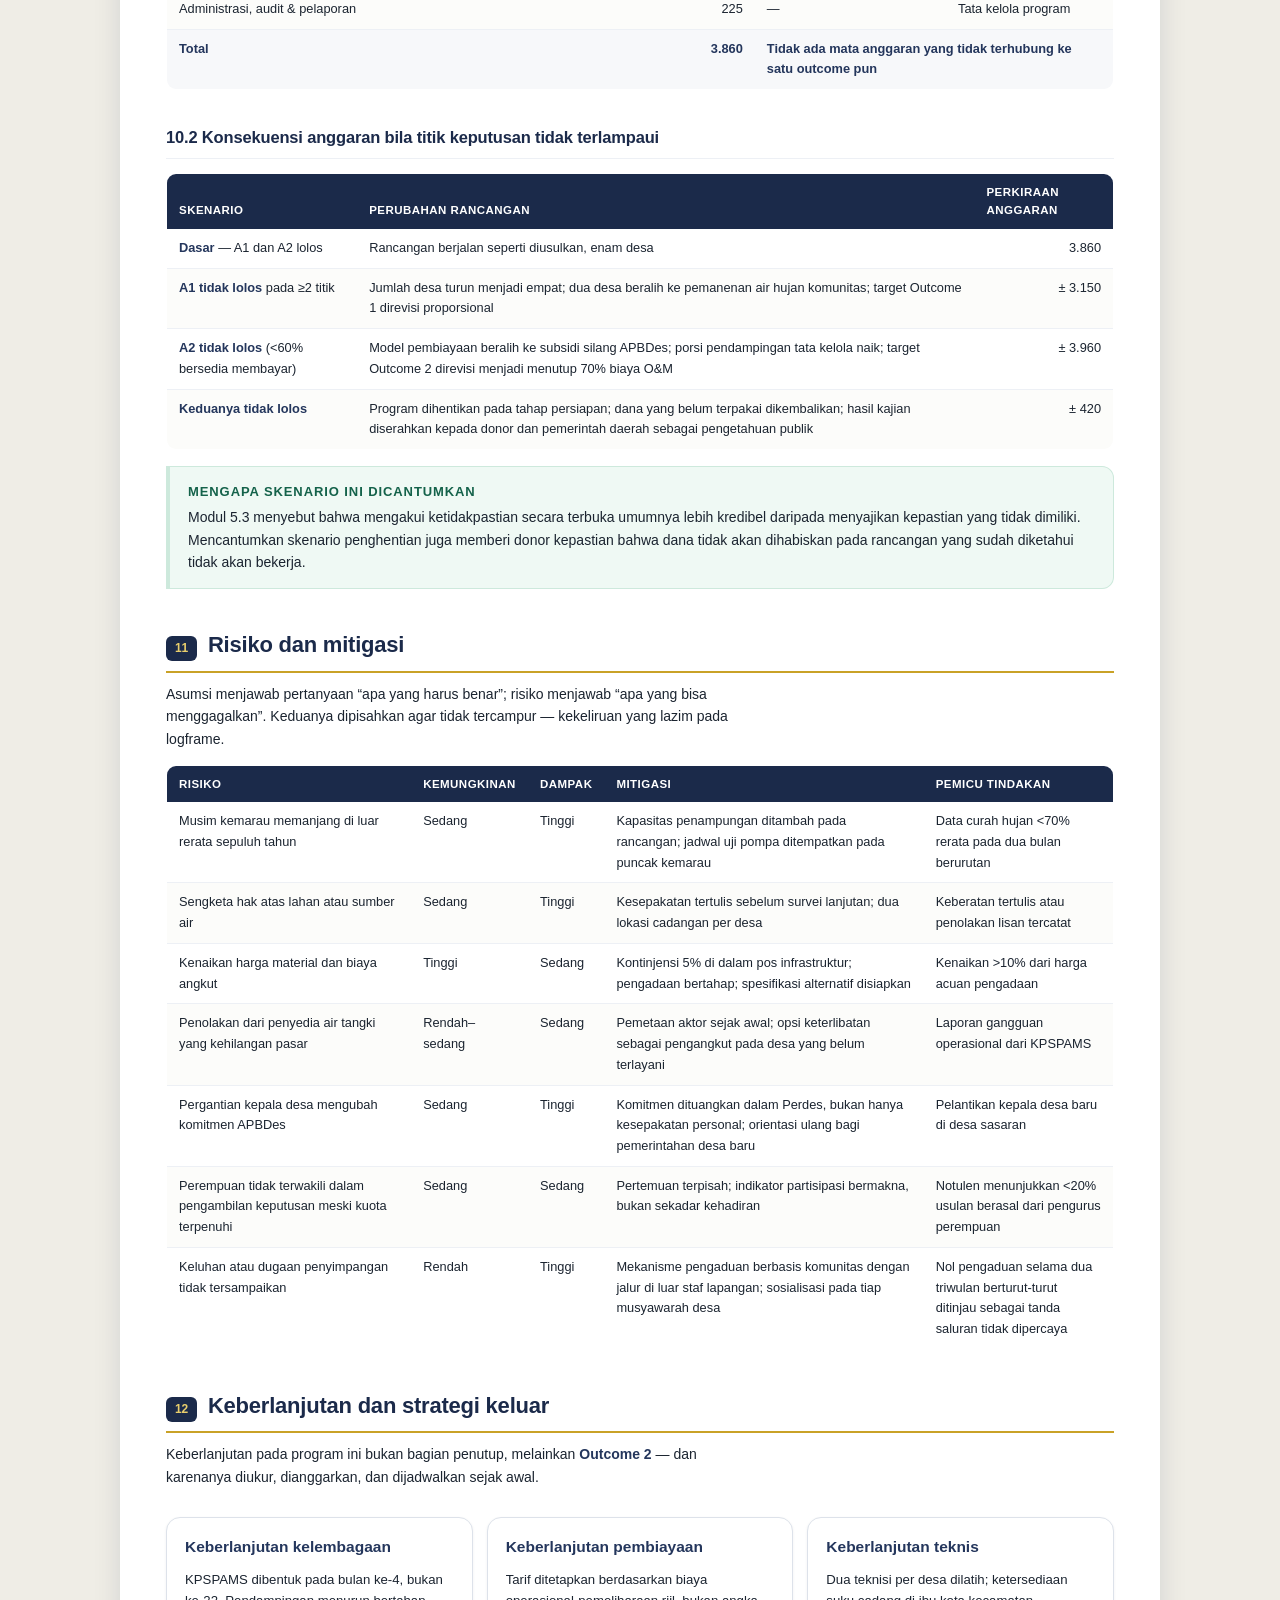
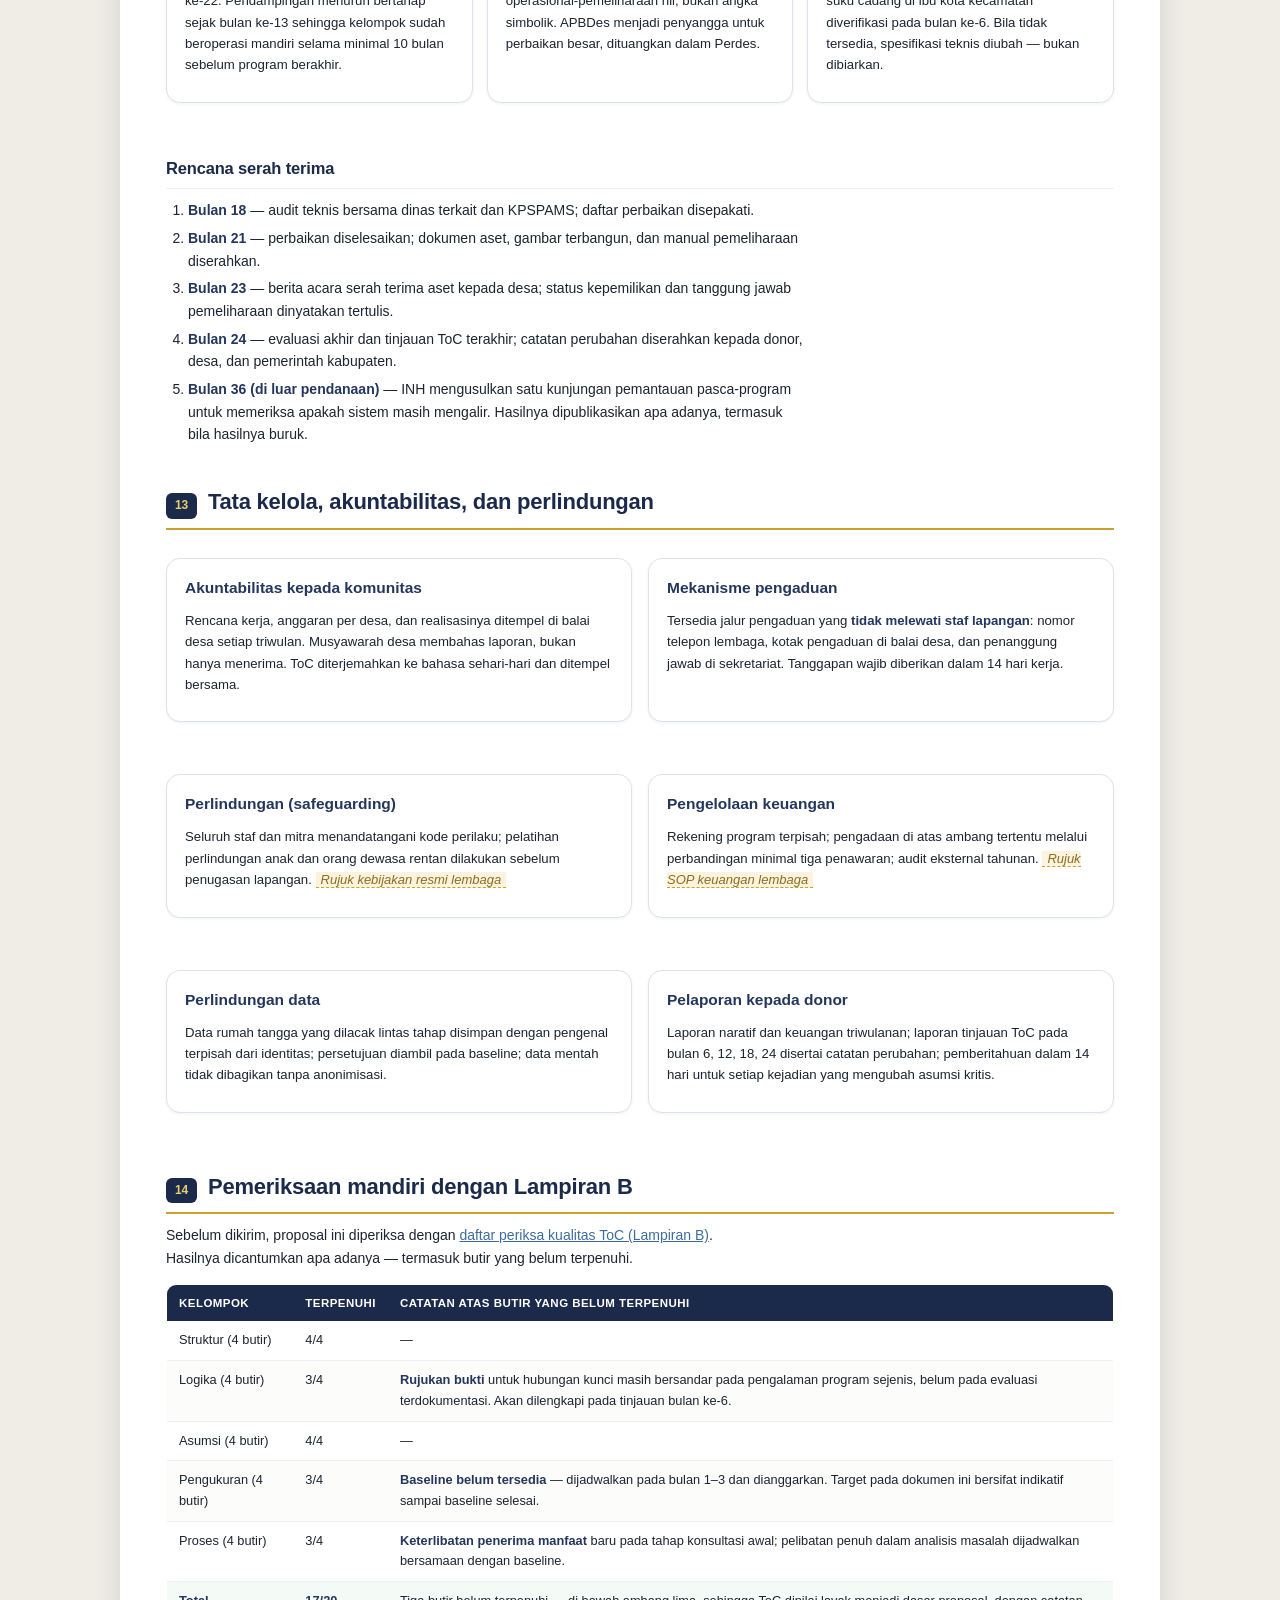
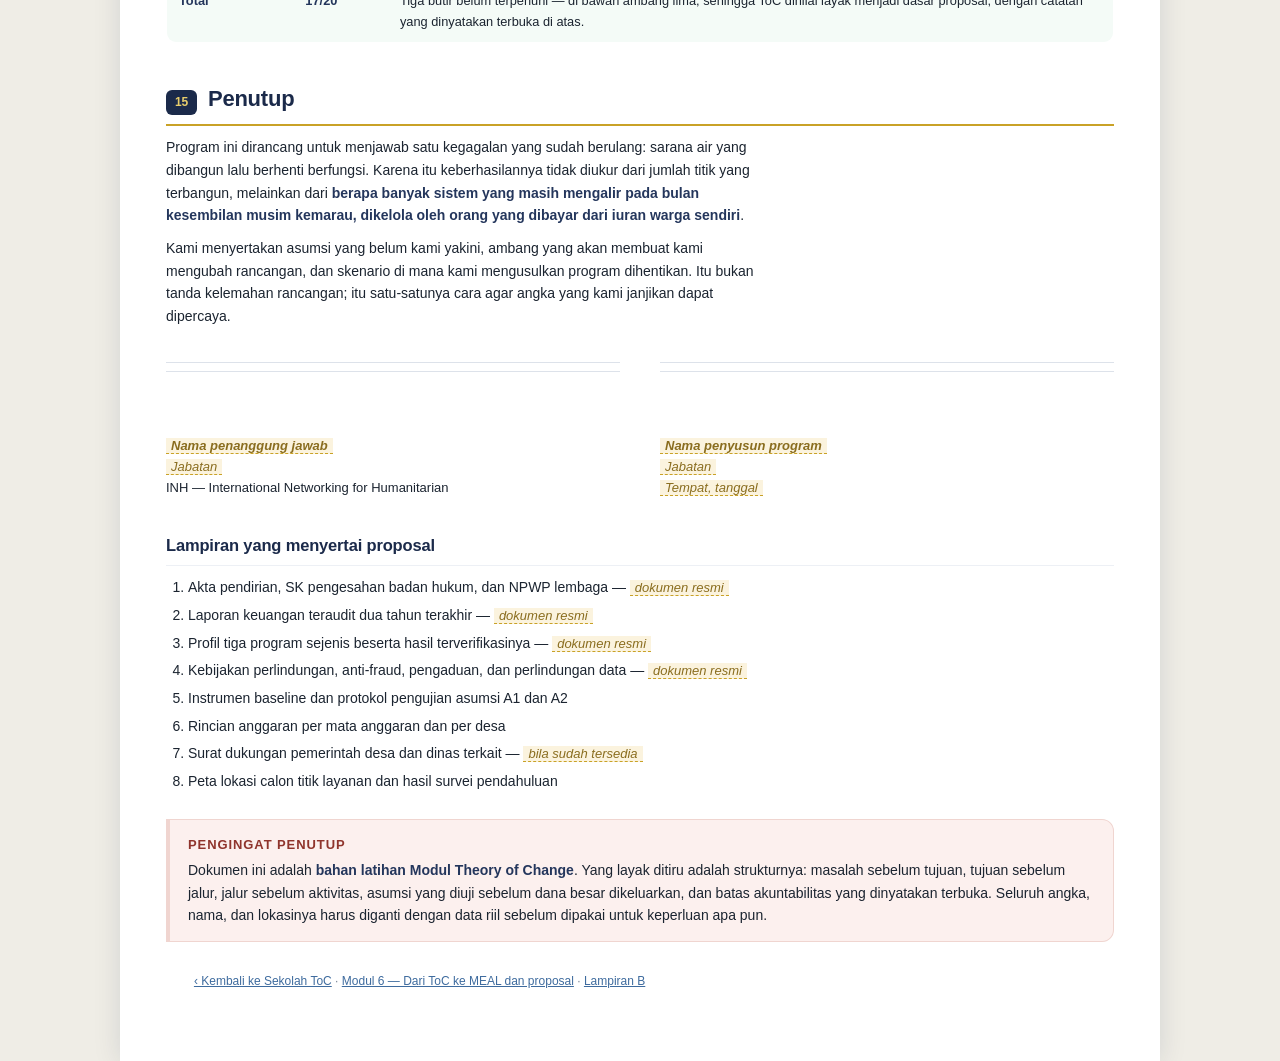
<file: lms-toc/proposal-inh.html>
<!DOCTYPE html>
<html lang="id">
<head>
<meta charset="UTF-8">
<meta name="viewport" content="width=device-width, initial-scale=1.0">
<meta name="robots" content="noindex, nofollow">
<title>Contoh Proposal Berbasis ToC — INH</title>
<link rel="stylesheet" href="assets/style.css">
<style>
  body{background:#EFEDE6;}
  .paper{max-width:1040px;margin:0 auto;background:#fff;box-shadow:0 2px 26px rgba(11,31,58,.12);}
  .docbar{position:sticky;top:0;z-index:40;background:#1B2A4A;color:#fff;padding:9px 20px;
    display:flex;gap:12px;align-items:center;flex-wrap:wrap;font-size:12.5px;}
  .docbar a,.docbar button{background:rgba(255,255,255,.12);border:1px solid rgba(255,255,255,.2);
    color:#fff;border-radius:7px;padding:5px 11px;font-size:11.5px;cursor:pointer;text-decoration:none;font-family:inherit;}
  .docbar a:hover,.docbar button:hover{background:#C9A227;color:#0F1B33;border-color:#C9A227;}
  .docbar .sp{flex:1;}
  .stamp{background:#FCF0EE;border-bottom:3px solid #C2483C;padding:13px 46px;font-size:12.8px;color:#8f342c;}
  .stamp b{display:block;font-size:11px;letter-spacing:.13em;text-transform:uppercase;margin-bottom:3px;}
  .cover{padding:52px 46px 40px;background:linear-gradient(135deg,#1B2A4A 0%,#24365C 62%,#2E4675 100%);color:#fff;position:relative;overflow:hidden;}
  .cover::after{content:"";position:absolute;right:-80px;top:-80px;width:320px;height:320px;border-radius:50%;
    background:radial-gradient(circle,rgba(201,162,39,.26),transparent 68%);}
  .cover .kop{display:flex;align-items:center;gap:14px;padding-bottom:20px;border-bottom:1px solid rgba(255,255,255,.2);}
  .cover .logo{width:56px;height:56px;border-radius:12px;background:#C9A227;color:#0F1B33;display:flex;
    align-items:center;justify-content:center;font-weight:800;font-size:19px;letter-spacing:-.02em;flex:0 0 auto;}
  .cover .kop .nm{font-size:15px;font-weight:800;letter-spacing:.01em;}
  .cover .kop .sb{font-size:11.5px;color:rgba(255,255,255,.7);}
  .cover .lbl{font-size:11px;letter-spacing:.22em;text-transform:uppercase;color:#E8CE6C;font-weight:700;margin-top:30px;}
  .cover h1{font-size:33px;line-height:1.2;margin:10px 0 6px;letter-spacing:-.02em;}
  .cover .st{font-size:16px;color:rgba(255,255,255,.86);max-width:60ch;}
  .cover .facts{display:grid;grid-template-columns:repeat(4,1fr);gap:1px;background:rgba(255,255,255,.18);
    border:1px solid rgba(255,255,255,.18);border-radius:10px;overflow:hidden;margin-top:28px;}
  .cover .facts div{background:rgba(15,27,51,.55);padding:12px 14px;}
  .cover .facts .k{font-size:10px;letter-spacing:.1em;text-transform:uppercase;color:rgba(255,255,255,.6);}
  .cover .facts .v{font-size:15px;font-weight:800;margin-top:3px;}
  .doc{padding:8px 46px 60px;}
  .doc h2{font-size:22px;color:#1B2A4A;margin:38px 0 10px;padding-bottom:8px;border-bottom:2px solid #C9A227;
    letter-spacing:-.01em;display:flex;align-items:baseline;gap:11px;}
  .doc h2 .no{font-size:12px;background:#1B2A4A;color:#E8CE6C;border-radius:6px;padding:3px 9px;font-weight:800;flex:0 0 auto;}
  .doc h3{font-size:16.5px;border-bottom:1px solid #EDF0F5;}
  .doc p,.doc li{font-size:14px;}
  .doc .lead{font-size:14.5px;}
  .fill{background:#FBF3DE;border-bottom:1px dashed #C9A227;padding:0 5px;color:#8a6d1f;font-size:13px;font-style:italic;}
  .sig{display:grid;grid-template-columns:1fr 1fr;gap:40px;margin-top:34px;}
  .sig div{border-top:1px solid var(--line);padding-top:8px;font-size:13px;}
  .sig .nm{height:64px;}
  .toc-doc{background:#FCFCFA;border:1px solid var(--line);border-radius:12px;padding:16px 20px;margin:20px 0;}
  .toc-doc ol{columns:2;column-gap:34px;margin:6px 0 0 18px;font-size:13.4px;}
  .toc-doc a{text-decoration:none;color:var(--navy2);}
  .toc-doc a:hover{color:var(--gold);}
  @media print{
    body{background:#fff;} .paper{box-shadow:none;max-width:none;} .docbar{display:none;}
    .doc h2{page-break-after:avoid;} figure,table{page-break-inside:avoid;}
  }
  @media(max-width:800px){
    .doc,.cover,.stamp{padding-left:20px;padding-right:20px;}
    .cover h1{font-size:25px;} .cover .facts{grid-template-columns:1fr 1fr;}
    .toc-doc ol{columns:1;} .sig{grid-template-columns:1fr;}
  }
</style>
</head>
<body>
<div class="paper">

<div class="docbar">
  <span>📄 Contoh proposal berbasis Theory of Change</span>
  <span class="sp"></span>
  <a href="index.html#proposal">‹ Kembali ke Sekolah ToC</a>
  <a href="index.html#lampiranB">Daftar periksa Lampiran B</a>
  <button onclick="window.print()">🖨 Cetak / simpan PDF</button>
</div>

<div class="stamp">
  <b>Dokumen latihan — bukan proposal resmi</b>
  Dokumen ini dibuat sebagai <b>contoh untuk pelatihan internal</b> Modul Theory of Change. Nama program, lokasi, angka anggaran, target, nama donor, dan seluruh data di dalamnya adalah <b>ilustrasi</b> — bukan data riil, bukan komitmen organisasi, dan tidak boleh dikirim ke pihak mana pun. Bagian profil lembaga sengaja dibiarkan berupa <span class="fill">isian</span> yang harus diambil dari dokumen resmi sebelum dipakai. Yang perlu ditiru dari dokumen ini adalah <b>strukturnya</b>, bukan isinya.
</div>

<div class="cover">
  <div class="kop">
    <div class="logo">INH</div>
    <div>
      <div class="nm">INH — International Networking for Humanitarian</div>
      <div class="sb">Lembaga kemanusiaan · <span class="fill">alamat sekretariat, telepon, surel, laman resmi</span></div>
    </div>
  </div>
  <div class="lbl">Proposal Permohonan Dukungan Pendanaan</div>
  <h1>Air untuk Bertahan</h1>
  <p class="st">Ketahanan air bersih dan sanitasi berbasis komunitas di enam desa rawan kekeringan, Kabupaten Sumba Timur, Nusa Tenggara Timur</p>
  <div class="facts">
    <div><div class="k">Durasi</div><div class="v">24 bulan</div></div>
    <div><div class="k">Total permohonan</div><div class="v">Rp 3,86 miliar</div></div>
    <div><div class="k">Penerima manfaat langsung</div><div class="v">1.480 RT · ±6.320 jiwa</div></div>
    <div><div class="k">Nomor dokumen</div><div class="v">CONTOH/ToC/2026/01</div></div>
  </div>
</div>

<div class="doc">

<div class="toc-doc">
  <div style="font-size:11px;letter-spacing:.14em;text-transform:uppercase;color:var(--gold);font-weight:800">Isi dokumen</div>
  <ol>
    <li><a href="#s1">Ringkasan eksekutif</a></li>
    <li><a href="#s2">Profil pemohon</a></li>
    <li><a href="#s3">Analisis situasi dan masalah</a></li>
    <li><a href="#s4">Tujuan jangka panjang dan kelompok sasaran</a></li>
    <li><a href="#s5">Theory of Change — diagram dan narasi</a></li>
    <li><a href="#s6">Asumsi kritis dan rencana pengujiannya</a></li>
    <li><a href="#s7">Logframe (diturunkan dari ToC)</a></li>
    <li><a href="#s8">Rencana MEAL</a></li>
    <li><a href="#s9">Strategi pelaksanaan dan jadwal</a></li>
    <li><a href="#s10">Anggaran dan penelusuran ke outcome</a></li>
    <li><a href="#s11">Risiko dan mitigasi</a></li>
    <li><a href="#s12">Keberlanjutan dan strategi keluar</a></li>
    <li><a href="#s13">Tata kelola, akuntabilitas, dan perlindungan</a></li>
    <li><a href="#s14">Pemeriksaan mandiri dengan Lampiran B</a></li>
  </ol>
</div>

<h2 id="s1"><span class="no">1</span> Ringkasan eksekutif</h2>
<p>Enam desa di Kabupaten Sumba Timur menghadapi kekeringan berulang setiap musim kemarau. Persoalannya bukan semata tidak adanya air, melainkan <b>tidak adanya sistem penyediaan air yang tetap berfungsi ketika musim kemarau tiba</b> — sarana yang pernah dibangun berhenti beroperasi karena tidak ada pihak yang bertanggung jawab atas pemeliharaan dan tidak ada sumber biaya untuk itu.</p>
<p>INH mengusulkan program 24 bulan yang <b>tidak berhenti pada pembangunan sarana</b>. Sarana adalah <i>output</i>; yang dikejar program ini adalah <i>outcome</i>: sistem yang tetap mengalir pada bulan kesembilan musim kemarau karena ada pengelola yang bekerja, tarif yang disepakati, dan anggaran desa yang menopangnya.</p>
<div class="grid4" style="margin:18px 0">
  <div class="kpi"><div class="n">6</div><div class="l">desa di 2 kecamatan</div><div class="s">daftar desa final ditetapkan setelah verifikasi baseline</div></div>
  <div class="kpi"><div class="n">80%</div><div class="l">RT sasaran memakai air dari sistem terkelola sepanjang kemarau</div><div class="s">target outcome menengah, bulan ke-24</div></div>
  <div class="kpi"><div class="n">6</div><div class="l">KPSPAMS menutup biaya operasional dari iuran</div><div class="s">syarat keberlanjutan, bukan pelengkap</div></div>
  <div class="kpi"><div class="n">Bulan 3</div><div class="l">titik keputusan sebelum dana konstruksi cair</div><div class="s">dua asumsi kritis diuji lebih dulu</div></div>
</div>
<div class="note ok"><span class="h">Yang membedakan proposal ini</span>Sebelum satu rupiah pun dana konstruksi dicairkan, dua asumsi paling berisiko diuji lebih dulu pada bulan 1–3: <b>ketersediaan sumber air dengan debit memadai</b> dan <b>kesediaan rumah tangga membayar iuran</b>. Jika salah satu tidak lolos ambang, rancangan program diubah — dan mekanisme perubahannya sudah disepakati di muka bersama donor (lihat <a href="#s6">Bagian 6</a>). Kami memilih menyatakan ketidakpastian ini secara terbuka, bukan menyembunyikannya di balik angka target.</div>

<h2 id="s2"><span class="no">2</span> Profil pemohon</h2>
<div class="note warn"><span class="h">Bagian yang wajib diisi dari dokumen resmi</span>Isian di bawah sengaja dikosongkan. Dalam pelatihan, bagian ini dipakai untuk menunjukkan <b>informasi apa saja</b> yang biasanya diminta penilai hibah — bukan untuk menyatakan data lembaga.</div>
<div class="tbl-wrap">
<table class="compact">
  <tbody>
    <tr><td style="width:230px"><b>Nama lembaga</b></td><td>INH — International Networking for Humanitarian</td></tr>
    <tr><td><b>Bentuk badan hukum</b></td><td><span class="fill">yayasan/perkumpulan — nomor akta pendirian, notaris, tanggal</span></td></tr>
    <tr><td><b>Pengesahan</b></td><td><span class="fill">nomor SK Kemenkumham, NPWP, izin operasional yang relevan</span></td></tr>
    <tr><td><b>Alamat &amp; kontak</b></td><td><span class="fill">alamat sekretariat, telepon, surel resmi, laman</span></td></tr>
    <tr><td><b>Penanggung jawab</b></td><td><span class="fill">nama, jabatan, kontak</span></td></tr>
    <tr><td><b>Bidang kerja</b></td><td><span class="fill">ringkas — bidang program yang dijalankan lembaga</span></td></tr>
    <tr><td><b>Pengalaman relevan</b></td><td><span class="fill">tiga program terdekat dengan usulan ini: judul, lokasi, tahun, nilai, donor, hasil terverifikasi</span></td></tr>
    <tr><td><b>Kapasitas keuangan</b></td><td><span class="fill">laporan keuangan teraudit dua tahun terakhir, nama auditor, opini</span></td></tr>
    <tr><td><b>Kebijakan yang berlaku</b></td><td><span class="fill">perlindungan anak &amp; orang dewasa rentan, anti-fraud, pengaduan, perlindungan data</span></td></tr>
  </tbody>
</table>
</div>
<p><b>Catatan penulisan.</b> Penilai hibah membaca bagian ini untuk menjawab satu pertanyaan: <i>apakah lembaga ini pernah menyelesaikan pekerjaan sejenis dan dapat mempertanggungjawabkan uangnya?</i> Pengalaman yang dicantumkan harus <b>sejenis dengan yang diusulkan</b> — daftar panjang program yang tidak relevan justru melemahkan.</p>

<h2 id="s3"><span class="no">3</span> Analisis situasi dan masalah</h2>
<p>Modul 4 Langkah 1 menempatkan analisis situasi <b>sebelum</b> pemetaan mundur. Bagian ini memperlihatkan hasilnya: rumusan masalah, akar penyebab, dan alasan mengapa masalah itu belum terselesaikan meski sudah ada intervensi sebelumnya.</p>

<figure>
  <div class="fig-title">Gambar 1 — Pohon masalah kawasan sasaran</div>
  <svg viewBox="0 0 880 380" role="img" aria-labelledby="pm1 pm2">
    <title id="pm1">Pohon masalah ketersediaan air bersih</title>
    <desc id="pm2">Tiga akar penyebab di bawah, masalah inti di tengah, tiga dampak di atas.</desc>
    <defs><marker id="pa" viewBox="0 0 10 10" refX="9" refY="5" markerWidth="6.5" markerHeight="6.5" orient="auto-start-reverse">
      <path d="M0,0 L10,5 L0,10 z" fill="#8A94A3"/></marker></defs>
    <text x="10" y="20" font-size="11" font-weight="800" fill="#8f342c">DAMPAK YANG DITIMBULKAN</text>
    <g font-size="10.4" fill="#8f342c">
      <rect x="10" y="30" width="272" height="52" rx="9" fill="#FCF0EE" stroke="#F0D5D0"/>
      <text x="24" y="51">Perempuan dan anak menempuh 1–3 km<tspan x="24" dy="14">untuk mengambil air pada puncak kemarau</tspan></text>
      <rect x="300" y="30" width="272" height="52" rx="9" fill="#FCF0EE" stroke="#F0D5D0"/>
      <text x="314" y="51">Diare pada balita meningkat pada<tspan x="314" dy="14">musim kemarau</tspan></text>
      <rect x="590" y="30" width="280" height="52" rx="9" fill="#FCF0EE" stroke="#F0D5D0"/>
      <text x="604" y="51">Pengeluaran rumah tangga untuk<tspan x="604" dy="14">membeli air tangki menekan pangan</tspan></text>
    </g>
    <g stroke="#8A94A3" stroke-width="1.8" marker-end="url(#pa)">
      <line x1="200" y1="118" x2="146" y2="86"/><line x1="440" y1="118" x2="440" y2="86"/><line x1="680" y1="118" x2="730" y2="86"/></g>
    <rect x="210" y="124" width="460" height="56" rx="11" fill="#1B2A4A"/>
    <text x="440" y="147" text-anchor="middle" font-size="11.5" font-weight="800" fill="#E8CE6C">MASALAH INTI</text>
    <text x="440" y="167" text-anchor="middle" font-size="12" fill="#fff">Tidak tersedia layanan air bersih yang tetap berfungsi sepanjang musim kemarau</text>
    <g stroke="#8A94A3" stroke-width="1.8" marker-end="url(#pa)">
      <line x1="146" y1="248" x2="300" y2="182"/><line x1="440" y1="248" x2="440" y2="182"/><line x1="730" y1="248" x2="580" y2="182"/></g>
    <text x="10" y="270" font-size="11" font-weight="800" fill="#1e4a76">AKAR PENYEBAB — mengapa belum terselesaikan</text>
    <g font-size="10.4" fill="#1e4a76">
      <rect x="10" y="280" width="272" height="72" rx="9" fill="#E7EFF7" stroke="#C7D9EA"/>
      <text x="24" y="301">Sarana yang pernah dibangun berhenti<tspan x="24" dy="14">beroperasi: tidak ada pengelola tetap,</tspan><tspan x="24" dy="14">tidak ada biaya pemeliharaan</tspan></text>
      <rect x="300" y="280" width="272" height="72" rx="9" fill="#E7EFF7" stroke="#C7D9EA"/>
      <text x="314" y="301">Jarak sumber air ke permukiman jauh<tspan x="314" dy="14">dan debitnya turun tajam pada</tspan><tspan x="314" dy="14">kemarau</tspan></text>
      <rect x="590" y="280" width="280" height="72" rx="9" fill="#E7EFF7" stroke="#C7D9EA"/>
      <text x="604" y="301">Belum ada kesepakatan desa tentang<tspan x="604" dy="14">siapa mengelola, berapa iuran, dan</tspan><tspan x="604" dy="14">dari mana biaya perbaikan diambil</tspan></text>
    </g>
    <text x="440" y="374" text-anchor="middle" font-size="10.5" font-style="italic" fill="#7C8798">Ilustrasi untuk keperluan pelatihan — bukan hasil kajian lapangan.</text>
  </svg>
  <figcaption><b>Yang menentukan rancangan program.</b> Dua dari tiga akar penyebab bersifat <b>kelembagaan</b>, bukan teknis. Karena itu program yang hanya membangun sarana akan mengulang kegagalan yang sama — dan itulah sebabnya jalur perubahan pada Bagian 5 menempatkan pengelolaan sebagai jalur sejajar dengan konstruksi, bukan sebagai kegiatan tambahan di akhir.</figcaption>
</figure>

<h3>Mengapa intervensi sebelumnya belum menyelesaikan masalah</h3>
<ul>
  <li><b>Berhenti di output.</b> Keberhasilan dilaporkan sebagai jumlah titik sarana terbangun. Tidak ada pihak yang melaporkan berapa titik yang <i>masih mengalir</i> dua tahun kemudian.</li>
  <li><b>Pengelolaan diserahkan tanpa dasar biaya.</b> Kelompok pengelola dibentuk pada akhir proyek, tanpa tarif yang disepakati dan tanpa dukungan anggaran desa.</li>
  <li><b>Asumsi tidak diuji.</b> Ketersediaan debit pada puncak kemarau diasumsikan dari data musim hujan.</li>
</ul>

<h3>Analisis pemangku kepentingan (ringkas)</h3>
<div class="tbl-wrap">
<table class="compact">
  <thead><tr><th>Pihak</th><th>Kepentingan</th><th>Pengaruh</th><th>Implikasi bagi program</th></tr></thead>
  <tbody>
    <tr><td>Rumah tangga pengguna</td><td>Air dekat, andal, terjangkau</td><td>Menentukan (membayar iuran)</td><td>Dilibatkan sejak analisis masalah, bukan hanya saat serah terima</td></tr>
    <tr><td>Pemerintah desa</td><td>Layanan berjalan; APBDes efisien</td><td>Tinggi (Perdes, anggaran O&amp;M)</td><td>MoU sebelum konstruksi dimulai — bukan sesudahnya</td></tr>
    <tr><td>KPSPAMS / kelompok pengelola</td><td>Legitimasi dan biaya operasional</td><td>Tinggi (keberlanjutan)</td><td>Dibentuk di awal, didampingi menurun bertahap</td></tr>
    <tr><td>Dinas terkait kabupaten</td><td>Kesesuaian standar teknis &amp; data</td><td>Sedang</td><td>Verifikasi teknis dan integrasi pelaporan</td></tr>
    <tr><td>Pemilik lahan sumber air</td><td>Hak atas lahan dan air</td><td>Tinggi (dapat menghentikan)</td><td>Kesepakatan tertulis sebelum survei teknis lanjutan</td></tr>
    <tr><td>Penyedia air tangki</td><td>Pendapatan dari penjualan air</td><td>Rendah–sedang</td><td>Potensi penolakan — dipantau sebagai risiko konteks</td></tr>
  </tbody>
</table>
</div>

<h2 id="s4"><span class="no">4</span> Tujuan jangka panjang dan kelompok sasaran</h2>
<div class="note"><span class="h">Tujuan jangka panjang (impact, horizon 5 tahun)</span>
  <b>Rumah tangga di enam desa sasaran memperoleh air bersih yang cukup dan andal sepanjang musim kemarau tanpa harus membeli air tangki atau menempuh jarak jauh, dan angka kejadian diare pada balita menurun dibanding kondisi awal.</b></div>
<p>Rumusan ini menyebutkan <b>siapa</b> (rumah tangga di enam desa sasaran), <b>berubah dalam hal apa</b> (memperoleh air cukup dan andal tanpa membeli air tangki), <b>di mana</b> (enam desa, dua kecamatan), dan <b>berapa lama</b> (lima tahun) — sesuai kriteria Modul 4 Langkah 2.</p>
<div class="tbl-wrap">
<table class="compact">
  <thead><tr><th>Kelompok</th><th>Jumlah (perkiraan)</th><th>Dasar penetapan</th></tr></thead>
  <tbody>
    <tr><td>Rumah tangga pengguna langsung</td><td>1.480 RT ≈ 6.320 jiwa</td><td>Diverifikasi ulang pada baseline bulan 1–3; daftar desa final ditetapkan setelah verifikasi</td></tr>
    <tr><td>Perempuan pengambil air utama</td><td>±1.480 orang</td><td>Beban waktu pengambilan air menjadi salah satu indikator outcome</td></tr>
    <tr><td>Murid pada 6 sekolah dasar</td><td>±940 murid</td><td>Sarana sanitasi sekolah termasuk lingkup</td></tr>
    <tr><td>Pengurus KPSPAMS</td><td>6 kelompok, ±42 orang</td><td>Minimal 40% pengurus perempuan disyaratkan dalam AD/ART</td></tr>
    <tr><td>Kader higiene desa</td><td>180 orang</td><td>30 per desa, dipilih komunitas</td></tr>
  </tbody>
</table>
</div>
<p class="src-note">Seluruh angka pada tabel ini adalah ilustrasi pelatihan.</p>

<h2 id="s5"><span class="no">5</span> Theory of Change — diagram dan narasi</h2>
<p>Sesuai Modul 6.3, diagram ini ditempatkan di bagian pendekatan — bukan di lampiran. Diagram menyampaikan struktur; narasi di bawahnya menyampaikan penalaran.</p>

<figure>
  <div class="fig-title">Gambar 2 — Jalur perubahan program “Air untuk Bertahan”</div>
  <svg viewBox="0 0 900 736" role="img" aria-labelledby="tc1 tc2">
    <title id="tc1">Diagram Theory of Change program air bersih</title>
    <desc id="tc2">Tiga jalur sejajar — sarana, tata kelola dan pembiayaan, serta perilaku — mengalir dari aktivitas ke output, outcome jangka pendek, outcome jangka menengah, lalu bertemu pada impact. Batas akuntabilitas berada di antara outcome jangka menengah dan impact.</desc>
    <defs>
      <marker id="tu" viewBox="0 0 10 10" refX="9" refY="5" markerWidth="7" markerHeight="7" orient="auto-start-reverse">
        <path d="M0,0 L10,5 L0,10 z" fill="#8A94A3"/></marker>
    </defs>

    <text x="10" y="32" font-size="10.5" font-weight="800" fill="#4a3a86">IMPACT · 5 TAHUN · KLAIM KONTRIBUSI</text>
    <rect x="10" y="40" width="880" height="70" rx="11" fill="#1B2A4A"/>
    <text x="30" y="66" font-size="13" fill="#fff">Rumah tangga di enam desa memperoleh air bersih yang cukup dan andal sepanjang musim</text>
    <text x="30" y="86" font-size="13" fill="#fff">kemarau tanpa membeli air tangki; kejadian diare pada balita menurun dibanding kondisi awal</text>
    <text x="30" y="103" font-size="10.5" fill="#E8CE6C">Banyak aktor ikut menentukan — program mengklaim kontribusi, bukan atribusi</text>

    <line x1="10" y1="128" x2="890" y2="128" stroke="#C2483C" stroke-width="2" stroke-dasharray="7 5"/>
    <text x="890" y="124" text-anchor="end" font-size="10.5" font-weight="800" fill="#8f342c">▲ BATAS AKUNTABILITAS — di atas garis ini kami tidak menjanjikan hasil tunggal</text>

    <text x="10" y="150" font-size="10.5" font-weight="800" fill="#14624a">OUTCOME JANGKA MENENGAH · BULAN 12–24</text>
    <g font-size="11.5" fill="#14624a">
      <rect x="10" y="158" width="285" height="108" rx="10" fill="#E4F3EC" stroke="#1E9E6A" stroke-width="1.6"/>
      <text x="24" y="178" font-size="9.5" font-weight="800" fill="#1e4a76">JALUR 1 · SARANA</text>
      <text x="24" y="198">80% rumah tangga sasaran<tspan x="24" dy="16">memakai air dari sistem</tspan><tspan x="24" dy="16">terkelola untuk minum dan</tspan><tspan x="24" dy="16">masak sepanjang kemarau</tspan></text>
      <rect x="307" y="158" width="286" height="108" rx="10" fill="#E4F3EC" stroke="#1E9E6A" stroke-width="1.6"/>
      <text x="321" y="178" font-size="9.5" font-weight="800" fill="#8a6d1f">JALUR 2 · TATA KELOLA &amp; BIAYA</text>
      <text x="321" y="198">Enam KPSPAMS memungut<tspan x="321" dy="16">iuran yang menutup 100%</tspan><tspan x="321" dy="16">biaya operasional dan</tspan><tspan x="321" dy="16">pemeliharaan rutin</tspan></text>
      <rect x="605" y="158" width="285" height="108" rx="10" fill="#E4F3EC" stroke="#1E9E6A" stroke-width="1.6"/>
      <text x="619" y="178" font-size="9.5" font-weight="800" fill="#4a3a86">JALUR 3 · PERILAKU</text>
      <text x="619" y="198">70% rumah tangga menerapkan<tspan x="619" dy="16">tiga praktik higiene kunci:</tspan><tspan x="619" dy="16">cuci tangan pakai sabun,</tspan><tspan x="619" dy="16">penyimpanan air aman, sanitasi</tspan></text>
    </g>
    <g stroke="#8A94A3" stroke-width="2.2" marker-end="url(#tu)">
      <line x1="152" y1="306" x2="152" y2="268"/><line x1="450" y1="306" x2="450" y2="268"/><line x1="747" y1="306" x2="747" y2="268"/></g>
    <g font-size="9" font-weight="800">
      <circle cx="176" cy="287" r="10" fill="#C2483C"/><text x="176" y="290" text-anchor="middle" fill="#fff">A6</text>
      <circle cx="474" cy="287" r="10" fill="#C2483C"/><text x="474" y="290" text-anchor="middle" fill="#fff">A2</text>
      <circle cx="498" cy="287" r="10" fill="#D9A400"/><text x="498" y="290" text-anchor="middle" fill="#3a2d00">A4</text>
      <circle cx="771" cy="287" r="10" fill="#C2483C"/><text x="771" y="290" text-anchor="middle" fill="#fff">A6</text>
    </g>

    <text x="10" y="328" font-size="10.5" font-weight="800" fill="#14624a">OUTCOME JANGKA PENDEK · BULAN 6–15</text>
    <g font-size="11.5" fill="#14624a">
      <rect x="10" y="336" width="285" height="112" rx="10" fill="#F4FBF7" stroke="#1E9E6A" stroke-width="1.4"/>
      <text x="24" y="358">Sistem air berfungsi dengan<tspan x="24" dy="16">debit memenuhi standar</tspan><tspan x="24" dy="16">minimum di enam titik</tspan><tspan x="24" dy="16">layanan — termasuk pada</tspan><tspan x="24" dy="16">puncak kemarau</tspan></text>
      <rect x="307" y="336" width="286" height="112" rx="10" fill="#F4FBF7" stroke="#1E9E6A" stroke-width="1.4"/>
      <text x="321" y="358">Enam KPSPAMS aktif; tarif<tspan x="321" dy="16">disepakati warga; peraturan</tspan><tspan x="321" dy="16">desa terbit; APBDes</tspan><tspan x="321" dy="16">mengalokasikan dana</tspan><tspan x="321" dy="16">operasional-pemeliharaan</tspan></text>
      <rect x="605" y="336" width="285" height="112" rx="10" fill="#F4FBF7" stroke="#1E9E6A" stroke-width="1.4"/>
      <text x="619" y="358">Rumah tangga mengetahui cara<tspan x="619" dy="16">memperoleh, menyimpan, dan</tspan><tspan x="619" dy="16">menggunakan air secara aman;</tspan><tspan x="619" dy="16">kader higiene desa aktif</tspan></text>
    </g>
    <g stroke="#8A94A3" stroke-width="2.2" marker-end="url(#tu)">
      <line x1="152" y1="488" x2="152" y2="450"/><line x1="450" y1="488" x2="450" y2="450"/><line x1="747" y1="488" x2="747" y2="450"/></g>
    <g font-size="9" font-weight="800">
      <circle cx="176" cy="469" r="10" fill="#D9A400"/><text x="176" y="472" text-anchor="middle" fill="#3a2d00">A5</text>
      <circle cx="474" cy="469" r="10" fill="#D9A400"/><text x="474" y="472" text-anchor="middle" fill="#3a2d00">A3</text>
      <circle cx="771" cy="469" r="10" fill="#D9A400"/><text x="771" y="472" text-anchor="middle" fill="#3a2d00">A9</text>
    </g>

    <text x="10" y="510" font-size="10.5" font-weight="800" fill="#1e4a76">OUTPUT · BULAN 3–14 · DALAM KENDALI PROGRAM</text>
    <g font-size="11.5" fill="#1e4a76">
      <rect x="10" y="518" width="285" height="100" rx="10" fill="#E7EFF7" stroke="#3572B0" stroke-width="1.4"/>
      <text x="24" y="540">Enam unit sumber air dibangun<tspan x="24" dy="16">atau direhabilitasi; jaringan</tspan><tspan x="24" dy="16">perpipaan dan 18 keran umum;</tspan><tspan x="24" dy="16">enam unit sanitasi sekolah</tspan></text>
      <rect x="307" y="518" width="286" height="100" rx="10" fill="#E7EFF7" stroke="#3572B0" stroke-width="1.4"/>
      <text x="321" y="540">Enam KPSPAMS terlatih dengan<tspan x="321" dy="16">AD/ART, rekening, dan</tspan><tspan x="321" dy="16">pembukuan; enam kesepakatan</tspan><tspan x="321" dy="16">tarif; enam rancangan Perdes</tspan></text>
      <rect x="605" y="518" width="285" height="100" rx="10" fill="#E7EFF7" stroke="#3572B0" stroke-width="1.4"/>
      <text x="619" y="540">180 kader higiene terlatih;<tspan x="619" dy="16">enam rencana kerja higiene</tspan><tspan x="619" dy="16">desa yang disahkan</tspan><tspan x="619" dy="16">musyawarah desa</tspan></text>
    </g>
    <g stroke="#8A94A3" stroke-width="2.2" marker-end="url(#tu)">
      <line x1="152" y1="658" x2="152" y2="620"/><line x1="450" y1="658" x2="450" y2="620"/><line x1="747" y1="658" x2="747" y2="620"/></g>
    <g font-size="9" font-weight="800">
      <circle cx="176" cy="639" r="10" fill="#C2483C"/><text x="176" y="642" text-anchor="middle" fill="#fff">A1</text>
      <circle cx="474" cy="639" r="10" fill="#D9A400"/><text x="474" y="642" text-anchor="middle" fill="#3a2d00">A7</text>
    </g>

    <text x="10" y="680" font-size="10.5" font-weight="800" fill="#5B6675">AKTIVITAS · BULAN 1–22</text>
    <rect x="10" y="686" width="880" height="42" rx="8" fill="#F7F8FA" stroke="#C9CFD9"/>
    <text x="24" y="702" font-size="11" fill="#5B6675">Survei hidrogeologi &amp; uji pompa · survei kesediaan membayar · perundingan hak lahan &amp; MoU desa · konstruksi dan supervisi teknis</text>
    <text x="24" y="719" font-size="11" fill="#5B6675">pembentukan &amp; pelatihan KPSPAMS · penyusunan tarif dan Perdes · pelatihan kader &amp; kampanye higiene · tinjauan ToC berkala</text>
  </svg>
  <figcaption><b>Membaca lingkaran berwarna.</b> Setiap lingkaran adalah asumsi yang menopang panah di sebelahnya — <span style="color:#C2483C;font-weight:700">merah</span> berarti akibat besar dengan bukti lemah (diuji lebih dulu), <span style="color:#8a6d1f;font-weight:700">emas</span> berarti dipantau rutin. Rincian setiap asumsi ada pada <a href="#s6">Bagian 6</a>. <span class="src-note">Angka target adalah ilustrasi pelatihan.</span></figcaption>
</figure>

<h3>5.1 Narasi: mengapa jalur ini yang dipilih</h3>
<p><b>Titik berangkatnya adalah kegagalan yang sudah terdokumentasi.</b> Di kawasan ini sarana air pernah dibangun dan berhenti berfungsi. Karena itu jalur perubahan program ini <b>tidak menempatkan konstruksi sebagai jantung program</b>. Konstruksi diperlakukan sebagai satu dari tiga jalur sejajar, dan bukan jalur yang paling menentukan keberhasilan jangka panjang.</p>
<p><b>Jalur yang paling menentukan adalah Jalur 2 — tata kelola dan pembiayaan.</b> Alasannya: sarana yang berfungsi tanpa pengelola dan tanpa sumber biaya pemeliharaan akan berhenti pada kerusakan pertama, dan pada titik itu seluruh investasi Jalur 1 hilang. Konsekuensi rancangannya: kesepakatan tarif dan alokasi APBDes ditempatkan sebagai <b>outcome jangka pendek yang harus tercapai sebelum bulan ke-15</b> — bukan sebagai kegiatan penutup pada bulan ke-23 seperti lazimnya proyek sarana.</p>
<p><b>Jalur 3 memuat pergeseran paradigma yang perlu dinyatakan terbuka.</b> Program ini bekerja atas keyakinan bahwa <i>praktik higiene lebih ditentukan oleh tersedianya air yang dekat dan andal daripada oleh penyuluhan</i>. Karena itu kampanye higiene tidak dimulai lebih dulu, melainkan menyusul setelah air tersedia — dan porsi anggarannya lebih kecil daripada porsi tata kelola. Keyakinan ini adalah <b>asumsi normatif (A6)</b>; jika ia keliru, bentuk program perlu berubah, bukan sekadar ditambah kegiatannya.</p>
<p><b>Apa yang tidak dikerjakan program ini.</b> Program tidak menangani harga air tangki, tidak membangun jaringan antar-desa, dan tidak melakukan advokasi kebijakan tingkat kabupaten. Ketiganya relevan dengan masalah, tetapi berada di luar kapasitas dan durasi program; ketiganya dicatat sebagai prasyarat di luar kendali yang dipantau, dan dua di antaranya diusulkan sebagai bahan pembicaraan dengan pemerintah kabupaten.</p>
<div class="note bad"><span class="h">Batas akuntabilitas</span>
  INH bersedia dinilai sampai tingkat <b>outcome jangka menengah</b>: proporsi rumah tangga yang memakai air dari sistem terkelola, kemampuan KPSPAMS menutup biaya operasional, dan penerapan praktik higiene.
  <br><br>Untuk tingkat <b>impact</b> — termasuk penurunan angka diare pada balita — INH <b>hanya mengklaim kontribusi</b>. Angka diare dipengaruhi gizi, akses layanan kesehatan, dan faktor lain di luar jangkauan program. Kami melaporkannya sebagai konteks yang dipantau, bukan sebagai hasil yang dijamin.</div>
<p><b>Kondisi yang akan membuat kami mengubah strategi.</b> (i) Jika hasil uji pompa menunjukkan debit tidak memenuhi standar minimum pada dua titik atau lebih, rancangan beralih ke opsi pemanenan air hujan berskala komunitas dan jumlah desa dikurangi; (ii) jika survei kesediaan membayar menunjukkan kurang dari 60% rumah tangga bersedia pada rentang tarif yang menutup biaya operasional, model pembiayaan diubah menjadi subsidi silang berbasis APBDes dan target Jalur 2 direvisi; (iii) jika pada bulan ke-15 belum ada satu pun Perdes terbit, program menghentikan penambahan titik layanan dan mengalihkan sumber daya ke pendampingan tata kelola.</p>

<h2 id="s6"><span class="no">6</span> Asumsi kritis dan rencana pengujiannya</h2>
<p>Sepuluh asumsi berikut menopang jalur perubahan pada Bagian 5. Dua di antaranya berada di kuadran <b>akibat besar–bukti lemah</b> dan karena itu <b>diuji sebelum dana konstruksi dicairkan</b>, bukan dipantau sambil jalan.</p>
<div class="tbl-wrap">
<table class="compact">
  <thead><tr><th style="width:36px">No</th><th style="min-width:230px">Asumsi</th><th>Jenis</th><th>Akibat</th><th>Bukti</th><th style="min-width:200px">Tindakan</th></tr></thead>
  <tbody>
    <tr style="background:#FCF0EE"><td><b>A1</b></td><td>Terdapat sumber air dengan debit memadai dan kualitas layak dalam radius ≤2 km dari permukiman, <b>termasuk pada puncak kemarau</b></td><td>Kontekstual</td><td><b>Besar</b></td><td><b>Lemah</b></td><td>Survei hidrogeologi + uji pompa 72 jam pada puncak kemarau, bulan 1–3. <b>Titik keputusan.</b></td></tr>
    <tr style="background:#FCF0EE"><td><b>A2</b></td><td>Rumah tangga bersedia dan mampu membayar iuran pada rentang yang menutup biaya operasional</td><td>Kausal &amp; kontekstual</td><td><b>Besar</b></td><td><b>Lemah</b></td><td>Survei kesediaan membayar + diskusi kelompok terarah terpisah laki-laki/perempuan, bulan 1–3. <b>Titik keputusan.</b></td></tr>
    <tr><td><b>A3</b></td><td>Pemerintah desa mengalokasikan APBDes untuk operasional-pemeliharaan secara berulang</td><td>Kontekstual</td><td>Besar</td><td>Sedang</td><td>MoU desa sebelum konstruksi; pemantauan dokumen APBDes tiap tahun anggaran</td></tr>
    <tr><td><b>A4</b></td><td>KPSPAMS tetap berfungsi setelah pendampingan berakhir</td><td>Implementasi</td><td>Besar</td><td>Lemah</td><td>Pendampingan menurun bertahap sejak bulan 13; indikator keaktifan dipantau triwulanan</td></tr>
    <tr><td><b>A5</b></td><td>Tersedia teknisi lokal yang mampu melakukan perbaikan tanpa mendatangkan pihak luar</td><td>Implementasi</td><td>Besar</td><td>Lemah</td><td>Pelatihan dua teknisi per desa; ketersediaan suku cadang di ibu kota kecamatan diverifikasi bulan 6</td></tr>
    <tr style="background:#FBF3DE"><td><b>A6</b></td><td><b>Asumsi normatif:</b> praktik higiene lebih ditentukan oleh tersedianya air yang dekat dan andal daripada oleh penyuluhan</td><td><b>Normatif</b></td><td>Besar</td><td>Sedang</td><td>Dinyatakan terbuka; diuji dengan membandingkan perubahan praktik antar desa yang sarananya selesai lebih dulu dan lebih akhir</td></tr>
    <tr><td><b>A7</b></td><td>Tidak terjadi sengketa hak atas lahan atau sumber air yang menghentikan pekerjaan</td><td>Kontekstual</td><td>Besar</td><td>Sedang</td><td>Kesepakatan tertulis pemilik lahan sebelum survei teknis lanjutan; opsi lokasi cadangan disiapkan</td></tr>
    <tr><td><b>A8</b></td><td>Curah hujan tidak menyimpang ekstrem dari rerata sepuluh tahun terakhir</td><td>Kontekstual</td><td>Besar</td><td>Lemah</td><td>Pemantauan data iklim; skenario kontinjensi penambahan penampungan bila musim kemarau memanjang</td></tr>
    <tr><td><b>A9</b></td><td>Perempuan dapat berpartisipasi bermakna dalam kepengurusan dan pengambilan keputusan KPSPAMS</td><td>Kontekstual</td><td>Sedang</td><td>Sedang</td><td>Kuota 40% dalam AD/ART; pertemuan terpisah perempuan; dipantau sebagai indikator</td></tr>
    <tr><td><b>A10</b></td><td>Fasilitas kesehatan mencatat kasus diare secara konsisten sehingga dapat dipakai sebagai sumber data</td><td>Implementasi (pengukuran)</td><td>Kecil</td><td>Lemah</td><td>Diverifikasi bulan 3; bila tidak memadai, diganti survei rumah tangga dan klaim disesuaikan</td></tr>
  </tbody>
</table>
</div>

<div class="note bad"><span class="h">Titik keputusan bulan ke-3 — disepakati di muka</span>
  Pencairan dana konstruksi (Rp 1,64 miliar, 42,5% anggaran) diusulkan <b>ditahan sampai hasil pengujian A1 dan A2 tersedia</b> dan ditinjau bersama donor. Ambang yang kami usulkan:
  <ul style="margin:8px 0 8px 18px">
    <li><b>A1 lolos</b> bila minimal 5 dari 6 titik menunjukkan debit memenuhi standar minimum pada uji puncak kemarau.</li>
    <li><b>A2 lolos</b> bila minimal 60% rumah tangga menyatakan bersedia membayar pada rentang tarif yang menutup biaya operasional.</li>
  </ul>
  Jika ambang tidak tercapai, INH mengajukan revisi rancangan dalam 30 hari — bukan melanjutkan pekerjaan dengan target yang sudah diketahui tidak realistis. Konsekuensi anggaran dari setiap skenario revisi disajikan pada <a href="#s10">Bagian 10</a>.</div>

<h2 id="s7"><span class="no">7</span> Logframe (diturunkan dari ToC)</h2>
<p>Logframe berikut <b>diturunkan dari</b> diagram Bagian 5 — bukan disusun lebih dulu lalu dijelaskan mundur. Istilah, penomoran outcome, dan penomoran asumsi konsisten dengan bagian sebelumnya.</p>
<div class="tbl-wrap">
<table class="compact">
  <thead><tr><th style="min-width:200px">Ringkasan naratif</th><th style="min-width:210px">Indikator terverifikasi</th><th>Sumber verifikasi</th><th>Asumsi</th></tr></thead>
  <tbody>
    <tr><td><b>IMPACT</b><br>Air bersih tersedia andal sepanjang kemarau; diare balita menurun</td><td>Proporsi RT yang tidak membeli air tangki selama kemarau; insidens diare balita</td><td>Survei rumah tangga akhir program; data fasilitas kesehatan (bila memadai — lihat A10)</td><td>A6, A8<br><i>di luar batas akuntabilitas — klaim kontribusi</i></td></tr>
    <tr><td><b>OUTCOME 1</b><br>80% RT sasaran memakai air dari sistem terkelola sepanjang kemarau</td><td>% RT pengguna aktif pada bulan ke-24; rata-rata waktu tempuh pengambilan air (menit/hari)</td><td>Survei RT (baseline, tengah, akhir); catatan pengguna KPSPAMS</td><td>A1, A5, A8</td></tr>
    <tr><td><b>OUTCOME 2</b><br>Enam KPSPAMS menutup 100% biaya operasional-pemeliharaan dari iuran</td><td>Rasio penerimaan iuran terhadap biaya O&amp;M per KPSPAMS; % RT membayar tepat waktu</td><td>Pembukuan KPSPAMS diverifikasi triwulanan; rekening kelompok</td><td>A2, A3, A4, A9</td></tr>
    <tr><td><b>OUTCOME 3</b><br>70% RT menerapkan tiga praktik higiene kunci</td><td>% RT dengan sarana cuci tangan berfungsi &amp; sabun tersedia; % RT menyimpan air secara aman</td><td>Observasi terstruktur pada survei RT</td><td>A6</td></tr>
    <tr><td><b>OUTPUT 1</b><br>Sarana air dan sanitasi terbangun/direhabilitasi</td><td>6 unit sumber air berfungsi; 18 keran umum; 6 unit sanitasi sekolah; uji kualitas air lulus</td><td>Berita acara serah terima; uji laboratorium; supervisi teknis</td><td>A1, A7</td></tr>
    <tr><td><b>OUTPUT 2</b><br>Kelembagaan pengelola terbentuk dan berdasar hukum desa</td><td>6 KPSPAMS ber-AD/ART &amp; rekening; 6 kesepakatan tarif; 6 Perdes terbit</td><td>Dokumen KPSPAMS; salinan Perdes; dokumen APBDes</td><td>A3, A9</td></tr>
    <tr><td><b>OUTPUT 3</b><br>Kapasitas higiene komunitas terbangun</td><td>180 kader lulus pelatihan (uji pra-pasca); 6 rencana kerja higiene disahkan musdes</td><td>Daftar hadir &amp; hasil uji; notulen musyawarah desa</td><td>A6</td></tr>
    <tr><td><b>AKTIVITAS</b><br>Lihat Bagian 9</td><td>Realisasi jadwal dan anggaran per keluaran</td><td>Laporan kemajuan triwulanan; catatan keuangan</td><td>—<br><i>dalam kendali program</i></td></tr>
  </tbody>
</table>
</div>

<h2 id="s8"><span class="no">8</span> Rencana MEAL</h2>
<p>Setiap outcome memiliki minimal satu indikator lengkap dengan sumber data, frekuensi, dan penanggung jawab — sesuai Modul 6.1. Baseline dikumpulkan pada bulan 1–3, bersamaan dengan pengujian asumsi kritis.</p>
<div class="tbl-wrap">
<table class="compact">
  <thead><tr><th>Outcome</th><th>Indikator</th><th>Baseline</th><th>Target</th><th>Sumber &amp; metode</th><th>Frekuensi</th><th>PJ</th></tr></thead>
  <tbody>
    <tr><td>Outcome 1</td><td>% RT sasaran memakai air dari sistem terkelola untuk minum &amp; masak pada puncak kemarau</td><td>Dikumpulkan bln 1–3</td><td>80% (bln 24)</td><td>Survei RT, sampel acak berlapis per desa</td><td>Baseline, bln 12, bln 24</td><td>Koordinator MEAL</td></tr>
    <tr><td>Outcome 1</td><td>Rata-rata waktu pengambilan air per RT per hari (menit) — dipilah menurut jenis kelamin pengambil</td><td>Dikumpulkan bln 1–3</td><td>Turun ≥50%</td><td>Survei RT + pencatatan harian sampel</td><td>Baseline, bln 12, bln 24</td><td>Koordinator MEAL</td></tr>
    <tr><td>Outcome 2</td><td>Rasio penerimaan iuran terhadap biaya O&amp;M per KPSPAMS</td><td>0 (belum ada)</td><td>≥1,0 di 6 KPSPAMS (bln 24)</td><td>Verifikasi pembukuan &amp; rekening kelompok</td><td>Triwulanan</td><td>Fasilitator kelembagaan</td></tr>
    <tr><td>Outcome 2</td><td>% pengurus KPSPAMS perempuan yang hadir &amp; bersuara dalam rapat pengambilan keputusan</td><td>Dikumpulkan bln 4–6</td><td>≥40% (bln 18)</td><td>Notulen rapat + observasi</td><td>Semesteran</td><td>Fasilitator kelembagaan</td></tr>
    <tr><td>Outcome 3</td><td>% RT dengan sarana cuci tangan berfungsi dan sabun tersedia saat kunjungan tanpa pemberitahuan</td><td>Dikumpulkan bln 1–3</td><td>70% (bln 24)</td><td>Observasi terstruktur</td><td>Baseline, bln 12, bln 24</td><td>Koordinator MEAL</td></tr>
    <tr><td>Asumsi A3</td><td>Jumlah desa yang mengalokasikan APBDes untuk O&amp;M pada tahun anggaran berjalan</td><td>0</td><td>6 desa (bln 18)</td><td>Salinan dokumen APBDes</td><td>Tahunan</td><td>Manajer program</td></tr>
    <tr><td>Asumsi A4</td><td>Jumlah KPSPAMS yang menyelenggarakan rapat rutin &amp; menutup pembukuan bulanan</td><td>0</td><td>6 (bln 22)</td><td>Notulen &amp; pembukuan</td><td>Triwulanan</td><td>Fasilitator kelembagaan</td></tr>
  </tbody>
</table>
</div>
<div class="note"><span class="h">Kualitas klaim yang dijanjikan</span>Sistem pendataan dirancang agar rumah tangga pengguna dapat <b>ditelusuri lintas tahap</b> (terdaftar pada baseline, dilacak pada bulan 12 dan 24). Dengan demikian klaim pada tingkat outcome adalah klaim yang dapat dipertahankan. Untuk tingkat impact, klaim tetap dinyatakan sebagai <b>kontribusi</b> — lihat batas akuntabilitas pada Bagian 5.</div>
<p><b>Tinjauan ToC.</b> Diagram Bagian 5 ditinjau pada bulan 6, 12, 18, dan 24 dengan agenda khusus: asumsi mana yang bergeser, dan apa konsekuensinya bagi rancangan. Setiap revisi dicatat dalam <b>catatan perubahan</b> yang dilampirkan pada laporan berkala kepada donor — bukan disimpan sampai laporan akhir.</p>

<h2 id="s9"><span class="no">9</span> Strategi pelaksanaan dan jadwal</h2>
<p>Program dijalankan dalam tiga jalur sejajar (lihat Bagian 5), dengan satu <b>titik keputusan pada akhir bulan ke-3</b> yang menentukan apakah pekerjaan konstruksi dilanjutkan sesuai rancangan awal.</p>

<figure>
  <div class="fig-title">Gambar 3 — Jadwal 24 bulan dan titik keputusan</div>
  <svg viewBox="0 0 900 400" role="img" aria-labelledby="gt1 gt2">
    <title id="gt1">Jadwal pelaksanaan 24 bulan</title>
    <desc id="gt2">Sepuluh alur kerja sepanjang 24 bulan. Titik keputusan berada pada akhir bulan ketiga, sebelum pekerjaan konstruksi dimulai. Tinjauan Theory of Change dilakukan pada bulan 6, 12, 18, dan 24.</desc>
    <text x="316" y="16" font-size="11.5" font-weight="800" fill="#8f342c">TITIK KEPUTUSAN — akhir bulan 3:</text>
    <text x="316" y="31" font-size="10.5" fill="#8f342c">dana konstruksi baru dicairkan setelah asumsi A1 &amp; A2 lolos ambang</text>
    <g transform="translate(0,22)">
    <g stroke="#EDF0F5" stroke-width="1">
      <line x1="262" y1="52" x2="262" y2="318"/><line x1="339.5" y1="52" x2="339.5" y2="318"/>
      <line x1="417" y1="52" x2="417" y2="318"/><line x1="494.5" y1="52" x2="494.5" y2="318"/>
      <line x1="572" y1="52" x2="572" y2="318"/><line x1="649.5" y1="52" x2="649.5" y2="318"/>
      <line x1="727" y1="52" x2="727" y2="318"/><line x1="804.5" y1="52" x2="804.5" y2="318"/>
      <line x1="882" y1="52" x2="882" y2="318"/>
    </g>
    <g font-size="10" fill="#7C8798" text-anchor="middle">
      <text x="262" y="44">awal</text><text x="339.5" y="44">bln 3</text><text x="417" y="44">bln 6</text>
      <text x="494.5" y="44">bln 9</text><text x="572" y="44">bln 12</text><text x="649.5" y="44">bln 15</text>
      <text x="727" y="44">bln 18</text><text x="804.5" y="44">bln 21</text><text x="882" y="44">bln 24</text>
    </g>
    <g font-size="11" fill="#1B2430">
      <text x="10" y="72">Verifikasi asumsi A1 &amp; A2 (hidrogeologi, uji pompa)</text>
      <rect x="262" y="60" width="77.5" height="16" rx="4" fill="#7A5FBF"/>
      <text x="10" y="98">Baseline &amp; penetapan enam desa final</text>
      <rect x="262" y="86" width="103.3" height="16" rx="4" fill="#7A5FBF"/>
      <text x="10" y="124">Perundingan hak lahan, MoU desa, perizinan</text>
      <rect x="287.8" y="112" width="103.3" height="16" rx="4" fill="#D9A400"/>
      <text x="10" y="150">Konstruksi sumber air &amp; jaringan perpipaan</text>
      <rect x="339.5" y="138" width="232.5" height="16" rx="4" fill="#3572B0"/>
      <text x="10" y="176">Sarana sanitasi enam sekolah dasar</text>
      <rect x="417" y="164" width="129.2" height="16" rx="4" fill="#3572B0"/>
      <text x="10" y="202">Pembentukan &amp; pelatihan enam KPSPAMS</text>
      <rect x="339.5" y="190" width="284.1" height="16" rx="4" fill="#D9A400"/>
      <text x="10" y="228">Penyusunan tarif, Perdes, alokasi APBDes</text>
      <rect x="442.8" y="216" width="206.6" height="16" rx="4" fill="#D9A400"/>
      <text x="10" y="254">Pelatihan kader &amp; kampanye higiene</text>
      <rect x="417" y="242" width="361.6" height="16" rx="4" fill="#1E9E6A"/>
      <text x="10" y="280">Pendampingan menurun &amp; mentoring pengelola</text>
      <rect x="572" y="268" width="258.3" height="16" rx="4" fill="#D9A400"/>
      <text x="10" y="306">Tinjauan ToC, MEAL, evaluasi akhir &amp; serah terima</text>
      <rect x="391.2" y="294" width="490.8" height="16" rx="4" fill="#7A5FBF" opacity=".55"/>
    </g>
    <g fill="#4a3a86">
      <polygon points="417,294 425,302 417,310 409,302"/>
      <polygon points="572,294 580,302 572,310 564,302"/>
      <polygon points="727,294 735,302 727,310 719,302"/>
      <polygon points="882,294 890,302 882,310 874,302"/>
    </g>
    <line x1="339.5" y1="52" x2="339.5" y2="322" stroke="#C2483C" stroke-width="2.2" stroke-dasharray="6 4"/>
    <circle cx="339.5" cy="52" r="4.5" fill="#C2483C"/>
    <g font-size="10.5" fill="#5B6675">
      <rect x="10" y="336" width="12" height="12" rx="3" fill="#7A5FBF"/><text x="28" y="346">Riset, MEAL &amp; pembelajaran</text>
      <rect x="196" y="336" width="12" height="12" rx="3" fill="#3572B0"/><text x="214" y="346">Jalur 1 — sarana</text>
      <rect x="336" y="336" width="12" height="12" rx="3" fill="#D9A400"/><text x="354" y="346">Jalur 2 — tata kelola &amp; pembiayaan</text>
      <rect x="570" y="336" width="12" height="12" rx="3" fill="#1E9E6A"/><text x="588" y="346">Jalur 3 — perilaku</text>
      <polygon points="740,336 748,344 740,352 732,344" fill="#4a3a86"/><text x="756" y="346">Tinjauan ToC</text>
    </g>
    </g>
  </svg>
  <figcaption>Perhatikan urutannya: <b>tidak ada satu pun pekerjaan konstruksi yang dimulai sebelum bulan ke-4</b>, dan pembentukan KPSPAMS berjalan bersamaan dengan konstruksi — bukan menyusul setelahnya. Ini konsekuensi langsung dari analisis akar penyebab pada Bagian 3.</figcaption>
</figure>

<h2 id="s10"><span class="no">10</span> Anggaran dan penelusuran ke outcome</h2>
<p>Total permohonan <b>Rp 3.860.000.000</b> untuk 24 bulan. Setiap mata anggaran dapat ditelusuri ke satu outcome dalam ToC — tabel penelusurannya disajikan setelah grafik.</p>

<figure>
  <div class="fig-title">Gambar 4 — Komposisi anggaran (Rp juta)</div>
  <svg viewBox="0 0 900 300" role="img" aria-labelledby="bd1 bd2">
    <title id="bd1">Komposisi anggaran program</title>
    <desc id="bd2">Enam kategori anggaran dengan nilai dalam juta rupiah: infrastruktur 1.640, kelembagaan 620, personel 560, higiene 430, riset dan MEAL 385, administrasi dan audit 225.</desc>
    <g stroke="#EDF0F5" stroke-width="1">
      <line x1="300" y1="36" x2="300" y2="252"/><line x1="440" y1="36" x2="440" y2="252"/>
      <line x1="580" y1="36" x2="580" y2="252"/><line x1="720" y1="36" x2="720" y2="252"/>
    </g>
    <g font-size="10" fill="#7C8798" text-anchor="middle">
      <text x="300" y="270">0</text><text x="440" y="270">500</text><text x="580" y="270">1.000</text><text x="720" y="270">1.500</text>
      <text x="510" y="288" fill="#5B6675">Rp juta</text>
    </g>
    <g font-size="12" fill="#1B2430" text-anchor="end">
      <text x="288" y="61">Infrastruktur air &amp; sanitasi</text>
      <text x="288" y="97">Penguatan kelembagaan &amp; tata kelola</text>
      <text x="288" y="133">Personel program &amp; operasional</text>
      <text x="288" y="169">Perubahan perilaku higiene</text>
      <text x="288" y="205">Riset awal, uji asumsi &amp; MEAL</text>
      <text x="288" y="241">Administrasi, audit &amp; pelaporan</text>
    </g>
    <g>
      <rect x="300" y="46" width="460" height="20" rx="4" fill="#3572B0"/>
      <text x="770" y="61" font-size="12" font-weight="700" fill="#1B2430">1.640 · 42,5%</text>
      <rect x="300" y="82" width="174" height="20" rx="4" fill="#D9A400"/>
      <text x="484" y="97" font-size="12" font-weight="700" fill="#1B2430">620 · 16,1%</text>
      <rect x="300" y="118" width="157" height="20" rx="4" fill="#8A94A3"/>
      <text x="467" y="133" font-size="12" font-weight="700" fill="#1B2430">560 · 14,5%</text>
      <rect x="300" y="154" width="121" height="20" rx="4" fill="#1E9E6A"/>
      <text x="431" y="169" font-size="12" font-weight="700" fill="#1B2430">430 · 11,1%</text>
      <rect x="300" y="190" width="108" height="20" rx="4" fill="#7A5FBF"/>
      <text x="418" y="205" font-size="12" font-weight="700" fill="#1B2430">385 · 10,0%</text>
      <rect x="300" y="226" width="63" height="20" rx="4" fill="#C2483C"/>
      <text x="373" y="241" font-size="12" font-weight="700" fill="#1B2430">225 · 5,8%</text>
    </g>
    <text x="10" y="20" font-size="11" fill="#5B6675">Total Rp 3.860 juta · warna mengikuti jalur perubahan pada Gambar 2</text>
  </svg>
  <figcaption><b>Yang perlu dibaca penilai.</b> Porsi <b>riset awal dan MEAL sebesar 10%</b> bukan pemborosan administratif — itulah biaya menguji dua asumsi yang menentukan apakah 42,5% anggaran konstruksi layak dikeluarkan. Porsi <b>tata kelola 16,1%</b> lebih besar daripada porsi kampanye higiene, dan itu konsekuensi langsung dari analisis akar penyebab. <span class="src-note">Seluruh angka adalah ilustrasi pelatihan.</span></figcaption>
</figure>

<h3>10.1 Penelusuran anggaran ke outcome</h3>
<div class="tbl-wrap">
<table class="compact">
  <thead><tr><th>Mata anggaran</th><th class="num">Rp juta</th><th>Menghasilkan output</th><th>Menopang outcome</th></tr></thead>
  <tbody>
    <tr><td>Infrastruktur air &amp; sanitasi (sumber air, perpipaan, keran umum, sanitasi sekolah, supervisi teknis)</td><td class="num">1.640</td><td>Output 1</td><td>Outcome 1</td></tr>
    <tr><td>Penguatan kelembagaan &amp; tata kelola (fasilitasi KPSPAMS, pelatihan pembukuan, pendampingan tarif &amp; Perdes, mentoring)</td><td class="num">620</td><td>Output 2</td><td>Outcome 2</td></tr>
    <tr><td>Personel program &amp; operasional lapangan (manajer, 2 fasilitator kelembagaan, 1 teknik, 1 MEAL, transportasi)</td><td class="num">560</td><td>Output 1–3</td><td>Outcome 1–3</td></tr>
    <tr><td>Perubahan perilaku higiene (pelatihan 180 kader, bahan kampanye, musyawarah desa)</td><td class="num">430</td><td>Output 3</td><td>Outcome 3</td></tr>
    <tr><td>Riset awal, uji asumsi &amp; MEAL (hidrogeologi, uji pompa, survei kesediaan membayar, baseline, survei tengah &amp; akhir, tinjauan ToC)</td><td class="num">385</td><td>Prasyarat seluruh output</td><td>Menguji A1, A2, A6, A10</td></tr>
    <tr><td>Administrasi, audit &amp; pelaporan</td><td class="num">225</td><td>—</td><td>Tata kelola program</td></tr>
    <tr style="background:#F7F8FA"><td><b>Total</b></td><td class="num"><b>3.860</b></td><td colspan="2"><b>Tidak ada mata anggaran yang tidak terhubung ke satu outcome pun</b></td></tr>
  </tbody>
</table>
</div>

<h3>10.2 Konsekuensi anggaran bila titik keputusan tidak terlampaui</h3>
<div class="tbl-wrap">
<table class="compact">
  <thead><tr><th>Skenario</th><th>Perubahan rancangan</th><th class="num">Perkiraan anggaran</th></tr></thead>
  <tbody>
    <tr><td><b>Dasar</b> — A1 dan A2 lolos</td><td>Rancangan berjalan seperti diusulkan, enam desa</td><td class="num">3.860</td></tr>
    <tr><td><b>A1 tidak lolos</b> pada ≥2 titik</td><td>Jumlah desa turun menjadi empat; dua desa beralih ke pemanenan air hujan komunitas; target Outcome 1 direvisi proporsional</td><td class="num">± 3.150</td></tr>
    <tr><td><b>A2 tidak lolos</b> (&lt;60% bersedia membayar)</td><td>Model pembiayaan beralih ke subsidi silang APBDes; porsi pendampingan tata kelola naik; target Outcome 2 direvisi menjadi menutup 70% biaya O&amp;M</td><td class="num">± 3.960</td></tr>
    <tr><td><b>Keduanya tidak lolos</b></td><td>Program dihentikan pada tahap persiapan; dana yang belum terpakai dikembalikan; hasil kajian diserahkan kepada donor dan pemerintah daerah sebagai pengetahuan publik</td><td class="num">± 420</td></tr>
  </tbody>
</table>
</div>
<div class="note ok"><span class="h">Mengapa skenario ini dicantumkan</span>Modul 5.3 menyebut bahwa mengakui ketidakpastian secara terbuka umumnya lebih kredibel daripada menyajikan kepastian yang tidak dimiliki. Mencantumkan skenario penghentian juga memberi donor kepastian bahwa dana tidak akan dihabiskan pada rancangan yang sudah diketahui tidak akan bekerja.</div>

<h2 id="s11"><span class="no">11</span> Risiko dan mitigasi</h2>
<p>Asumsi menjawab pertanyaan “apa yang harus benar”; risiko menjawab “apa yang bisa menggagalkan”. Keduanya dipisahkan agar tidak tercampur — kekeliruan yang lazim pada logframe.</p>
<div class="tbl-wrap">
<table class="compact">
  <thead><tr><th style="min-width:190px">Risiko</th><th>Kemungkinan</th><th>Dampak</th><th style="min-width:230px">Mitigasi</th><th>Pemicu tindakan</th></tr></thead>
  <tbody>
    <tr><td>Musim kemarau memanjang di luar rerata sepuluh tahun</td><td>Sedang</td><td>Tinggi</td><td>Kapasitas penampungan ditambah pada rancangan; jadwal uji pompa ditempatkan pada puncak kemarau</td><td>Data curah hujan &lt;70% rerata pada dua bulan berurutan</td></tr>
    <tr><td>Sengketa hak atas lahan atau sumber air</td><td>Sedang</td><td>Tinggi</td><td>Kesepakatan tertulis sebelum survei lanjutan; dua lokasi cadangan per desa</td><td>Keberatan tertulis atau penolakan lisan tercatat</td></tr>
    <tr><td>Kenaikan harga material dan biaya angkut</td><td>Tinggi</td><td>Sedang</td><td>Kontinjensi 5% di dalam pos infrastruktur; pengadaan bertahap; spesifikasi alternatif disiapkan</td><td>Kenaikan &gt;10% dari harga acuan pengadaan</td></tr>
    <tr><td>Penolakan dari penyedia air tangki yang kehilangan pasar</td><td>Rendah–sedang</td><td>Sedang</td><td>Pemetaan aktor sejak awal; opsi keterlibatan sebagai pengangkut pada desa yang belum terlayani</td><td>Laporan gangguan operasional dari KPSPAMS</td></tr>
    <tr><td>Pergantian kepala desa mengubah komitmen APBDes</td><td>Sedang</td><td>Tinggi</td><td>Komitmen dituangkan dalam Perdes, bukan hanya kesepakatan personal; orientasi ulang bagi pemerintahan desa baru</td><td>Pelantikan kepala desa baru di desa sasaran</td></tr>
    <tr><td>Perempuan tidak terwakili dalam pengambilan keputusan meski kuota terpenuhi</td><td>Sedang</td><td>Sedang</td><td>Pertemuan terpisah; indikator partisipasi bermakna, bukan sekadar kehadiran</td><td>Notulen menunjukkan &lt;20% usulan berasal dari pengurus perempuan</td></tr>
    <tr><td>Keluhan atau dugaan penyimpangan tidak tersampaikan</td><td>Rendah</td><td>Tinggi</td><td>Mekanisme pengaduan berbasis komunitas dengan jalur di luar staf lapangan; sosialisasi pada tiap musyawarah desa</td><td>Nol pengaduan selama dua triwulan berturut-turut ditinjau sebagai tanda saluran tidak dipercaya</td></tr>
  </tbody>
</table>
</div>

<h2 id="s12"><span class="no">12</span> Keberlanjutan dan strategi keluar</h2>
<p>Keberlanjutan pada program ini bukan bagian penutup, melainkan <b>Outcome 2</b> — dan karenanya diukur, dianggarkan, dan dijadwalkan sejak awal.</p>
<div class="grid3">
  <div class="card tight"><h4 style="margin-top:0">Keberlanjutan kelembagaan</h4><p style="font-size:13.2px">KPSPAMS dibentuk pada bulan ke-4, bukan ke-22. Pendampingan menurun bertahap sejak bulan ke-13 sehingga kelompok sudah beroperasi mandiri selama minimal 10 bulan sebelum program berakhir.</p></div>
  <div class="card tight"><h4 style="margin-top:0">Keberlanjutan pembiayaan</h4><p style="font-size:13.2px">Tarif ditetapkan berdasarkan biaya operasional-pemeliharaan riil, bukan angka simbolik. APBDes menjadi penyangga untuk perbaikan besar, dituangkan dalam Perdes.</p></div>
  <div class="card tight"><h4 style="margin-top:0">Keberlanjutan teknis</h4><p style="font-size:13.2px">Dua teknisi per desa dilatih; ketersediaan suku cadang di ibu kota kecamatan diverifikasi pada bulan ke-6. Bila tidak tersedia, spesifikasi teknis diubah — bukan dibiarkan.</p></div>
</div>
<h3>Rencana serah terima</h3>
<ol>
  <li><b>Bulan 18</b> — audit teknis bersama dinas terkait dan KPSPAMS; daftar perbaikan disepakati.</li>
  <li><b>Bulan 21</b> — perbaikan diselesaikan; dokumen aset, gambar terbangun, dan manual pemeliharaan diserahkan.</li>
  <li><b>Bulan 23</b> — berita acara serah terima aset kepada desa; status kepemilikan dan tanggung jawab pemeliharaan dinyatakan tertulis.</li>
  <li><b>Bulan 24</b> — evaluasi akhir dan tinjauan ToC terakhir; catatan perubahan diserahkan kepada donor, desa, dan pemerintah kabupaten.</li>
  <li><b>Bulan 36 (di luar pendanaan)</b> — INH mengusulkan satu kunjungan pemantauan pasca-program untuk memeriksa apakah sistem masih mengalir. Hasilnya dipublikasikan apa adanya, termasuk bila hasilnya buruk.</li>
</ol>

<h2 id="s13"><span class="no">13</span> Tata kelola, akuntabilitas, dan perlindungan</h2>
<div class="grid2">
  <div class="card tight"><h4 style="margin-top:0">Akuntabilitas kepada komunitas</h4><p style="font-size:13.2px">Rencana kerja, anggaran per desa, dan realisasinya ditempel di balai desa setiap triwulan. Musyawarah desa membahas laporan, bukan hanya menerima. ToC diterjemahkan ke bahasa sehari-hari dan ditempel bersama.</p></div>
  <div class="card tight"><h4 style="margin-top:0">Mekanisme pengaduan</h4><p style="font-size:13.2px">Tersedia jalur pengaduan yang <b>tidak melewati staf lapangan</b>: nomor telepon lembaga, kotak pengaduan di balai desa, dan penanggung jawab di sekretariat. Tanggapan wajib diberikan dalam 14 hari kerja.</p></div>
  <div class="card tight"><h4 style="margin-top:0">Perlindungan (safeguarding)</h4><p style="font-size:13.2px">Seluruh staf dan mitra menandatangani kode perilaku; pelatihan perlindungan anak dan orang dewasa rentan dilakukan sebelum penugasan lapangan. <span class="fill">Rujuk kebijakan resmi lembaga</span></p></div>
  <div class="card tight"><h4 style="margin-top:0">Pengelolaan keuangan</h4><p style="font-size:13.2px">Rekening program terpisah; pengadaan di atas ambang tertentu melalui perbandingan minimal tiga penawaran; audit eksternal tahunan. <span class="fill">Rujuk SOP keuangan lembaga</span></p></div>
  <div class="card tight"><h4 style="margin-top:0">Perlindungan data</h4><p style="font-size:13.2px">Data rumah tangga yang dilacak lintas tahap disimpan dengan pengenal terpisah dari identitas; persetujuan diambil pada baseline; data mentah tidak dibagikan tanpa anonimisasi.</p></div>
  <div class="card tight"><h4 style="margin-top:0">Pelaporan kepada donor</h4><p style="font-size:13.2px">Laporan naratif dan keuangan triwulanan; laporan tinjauan ToC pada bulan 6, 12, 18, 24 disertai catatan perubahan; pemberitahuan dalam 14 hari untuk setiap kejadian yang mengubah asumsi kritis.</p></div>
</div>

<h2 id="s14"><span class="no">14</span> Pemeriksaan mandiri dengan Lampiran B</h2>
<p>Sebelum dikirim, proposal ini diperiksa dengan <a href="index.html#lampiranB">daftar periksa kualitas ToC (Lampiran B)</a>. Hasilnya dicantumkan apa adanya — termasuk butir yang belum terpenuhi.</p>
<div class="tbl-wrap">
<table class="compact">
  <thead><tr><th>Kelompok</th><th>Terpenuhi</th><th>Catatan atas butir yang belum terpenuhi</th></tr></thead>
  <tbody>
    <tr><td>Struktur (4 butir)</td><td>4/4</td><td>—</td></tr>
    <tr><td>Logika (4 butir)</td><td>3/4</td><td><b>Rujukan bukti</b> untuk hubungan kunci masih bersandar pada pengalaman program sejenis, belum pada evaluasi terdokumentasi. Akan dilengkapi pada tinjauan bulan ke-6.</td></tr>
    <tr><td>Asumsi (4 butir)</td><td>4/4</td><td>—</td></tr>
    <tr><td>Pengukuran (4 butir)</td><td>3/4</td><td><b>Baseline belum tersedia</b> — dijadwalkan pada bulan 1–3 dan dianggarkan. Target pada dokumen ini bersifat indikatif sampai baseline selesai.</td></tr>
    <tr><td>Proses (4 butir)</td><td>3/4</td><td><b>Keterlibatan penerima manfaat</b> baru pada tahap konsultasi awal; pelibatan penuh dalam analisis masalah dijadwalkan bersamaan dengan baseline.</td></tr>
    <tr style="background:#F4FBF7"><td><b>Total</b></td><td><b>17/20</b></td><td>Tiga butir belum terpenuhi — di bawah ambang lima, sehingga ToC dinilai layak menjadi dasar proposal, dengan catatan yang dinyatakan terbuka di atas.</td></tr>
  </tbody>
</table>
</div>

<h2><span class="no">15</span> Penutup</h2>
<p>Program ini dirancang untuk menjawab satu kegagalan yang sudah berulang: sarana air yang dibangun lalu berhenti berfungsi. Karena itu keberhasilannya tidak diukur dari jumlah titik yang terbangun, melainkan dari <b>berapa banyak sistem yang masih mengalir pada bulan kesembilan musim kemarau, dikelola oleh orang yang dibayar dari iuran warga sendiri</b>.</p>
<p>Kami menyertakan asumsi yang belum kami yakini, ambang yang akan membuat kami mengubah rancangan, dan skenario di mana kami mengusulkan program dihentikan. Itu bukan tanda kelemahan rancangan; itu satu-satunya cara agar angka yang kami janjikan dapat dipercaya.</p>

<div class="sig">
  <div><div class="nm"></div><b><span class="fill">Nama penanggung jawab</span></b><br><span class="fill">Jabatan</span><br>INH — International Networking for Humanitarian</div>
  <div><div class="nm"></div><b><span class="fill">Nama penyusun program</span></b><br><span class="fill">Jabatan</span><br><span class="fill">Tempat, tanggal</span></div>
</div>

<h3>Lampiran yang menyertai proposal</h3>
<ol>
  <li>Akta pendirian, SK pengesahan badan hukum, dan NPWP lembaga — <span class="fill">dokumen resmi</span></li>
  <li>Laporan keuangan teraudit dua tahun terakhir — <span class="fill">dokumen resmi</span></li>
  <li>Profil tiga program sejenis beserta hasil terverifikasinya — <span class="fill">dokumen resmi</span></li>
  <li>Kebijakan perlindungan, anti-fraud, pengaduan, dan perlindungan data — <span class="fill">dokumen resmi</span></li>
  <li>Instrumen baseline dan protokol pengujian asumsi A1 dan A2</li>
  <li>Rincian anggaran per mata anggaran dan per desa</li>
  <li>Surat dukungan pemerintah desa dan dinas terkait — <span class="fill">bila sudah tersedia</span></li>
  <li>Peta lokasi calon titik layanan dan hasil survei pendahuluan</li>
</ol>

<div class="note bad" style="margin-top:26px"><span class="h">Pengingat penutup</span>Dokumen ini adalah <b>bahan latihan Modul Theory of Change</b>. Yang layak ditiru adalah strukturnya: masalah sebelum tujuan, tujuan sebelum jalur, jalur sebelum aktivitas, asumsi yang diuji sebelum dana besar dikeluarkan, dan batas akuntabilitas yang dinyatakan terbuka. Seluruh angka, nama, dan lokasinya harus diganti dengan data riil sebelum dipakai untuk keperluan apa pun.</div>

<p style="text-align:center;margin-top:30px;font-size:12px;color:var(--muted2)">
  <a href="index.html#proposal">‹ Kembali ke Sekolah ToC</a> · <a href="index.html#m6">Modul 6 — Dari ToC ke MEAL dan proposal</a> · <a href="index.html#lampiranB">Lampiran B</a>
</p>

</div>
</div>
</body>
</html>
</file>
<file: lms-toc/assets/style.css>
/* ============================================================
   LMS Theory of Change — Alfalee/INH internal
   Palet mengikuti Command Center (navy + gold + cream).
   Palet grafik (kategorikal, tervalidasi CVD pada surface putih):
   #3572B0 · #D9A400 · #1E9E6A · #7A5FBF · #C2483C
   ============================================================ */
:root{
  --navy:#1B2A4A;--navy2:#24365C;--navy3:#0F1B33;
  --gold:#C9A227;--gold-l:#E8CE6C;--gold-bg:#FBF3DE;
  --cream:#F7F4EC;--ink:#1B2430;--muted:#5B6675;--muted2:#7C8798;
  --line:#DDE2EA;--line2:#EDF0F5;--steel:#3E6B9E;
  --ok:#1E9E6A;--warn:#D9A400;--bad:#C2483C;--violet:#7A5FBF;--blue:#3572B0;
  --s1:#3572B0;--s2:#D9A400;--s3:#1E9E6A;--s4:#7A5FBF;--s5:#C2483C;
  --surface:#fff;--radius:14px;
  --shadow:0 1px 3px rgba(11,31,58,.06);--shadow-lg:0 10px 30px rgba(11,31,58,.13);
  --sidebar:300px;
}
*{box-sizing:border-box;margin:0;padding:0;}
html{scroll-behavior:smooth;}
body{
  font-family:'Segoe UI',Roboto,-apple-system,"Helvetica Neue",sans-serif;
  background:radial-gradient(900px 520px at 12% -8%,rgba(201,162,39,.10),transparent 60%),var(--cream);
  color:var(--ink);line-height:1.62;-webkit-font-smoothing:antialiased;font-size:15px;
}
a{color:var(--steel);}
::selection{background:var(--gold-l);color:var(--navy3);}

/* ---------- Sidebar ---------- */
.sidebar{
  position:fixed;top:0;left:0;bottom:0;width:var(--sidebar);z-index:60;
  background:var(--navy);color:#fff;display:flex;flex-direction:column;
  box-shadow:2px 0 18px rgba(11,31,58,.18);
}
.sb-head{padding:20px 20px 16px;border-bottom:1px solid rgba(255,255,255,.12);}
.sb-head .eyebrow{font-size:10px;letter-spacing:.2em;text-transform:uppercase;color:var(--gold-l);font-weight:700;}
.sb-head h1{font-size:17px;margin-top:5px;letter-spacing:-.01em;line-height:1.3;}
.sb-head .ver{font-size:11px;color:rgba(255,255,255,.55);margin-top:4px;}
.sb-prog{display:flex;align-items:center;gap:12px;padding:14px 20px;border-bottom:1px solid rgba(255,255,255,.12);}
.ring{width:52px;height:52px;flex:0 0 52px;}
.ring .bgc{stroke:rgba(255,255,255,.16);}
.ring .fgc{stroke:var(--gold);transition:stroke-dasharray .5s ease;}
.ring text{fill:#fff;font-size:12px;font-weight:700;}
.sb-prog .lab{font-size:11.5px;color:rgba(255,255,255,.72);line-height:1.45;}
.sb-prog .lab b{color:#fff;display:block;font-size:12.5px;}
.sb-nav{flex:1;overflow-y:auto;padding:10px 0 22px;}
.sb-nav::-webkit-scrollbar{width:7px;}
.sb-nav::-webkit-scrollbar-thumb{background:rgba(255,255,255,.18);border-radius:4px;}
.nav-group{font-size:9.5px;letter-spacing:.18em;text-transform:uppercase;color:rgba(255,255,255,.42);
  padding:16px 20px 6px;font-weight:700;}
.sb-nav a{
  display:flex;align-items:center;gap:9px;padding:8px 20px;color:rgba(255,255,255,.82);
  text-decoration:none;font-size:13.2px;border-left:3px solid transparent;transition:.14s;
}
.sb-nav a:hover{background:rgba(255,255,255,.07);color:#fff;}
.sb-nav a.active{background:rgba(201,162,39,.16);border-left-color:var(--gold);color:#fff;font-weight:600;}
.sb-nav a .n{font-size:10px;font-weight:800;background:rgba(255,255,255,.12);border-radius:5px;
  min-width:22px;height:19px;display:inline-flex;align-items:center;justify-content:center;flex:0 0 auto;}
.sb-nav a.active .n,.sb-nav a.done .n{background:var(--gold);color:var(--navy3);}
.sb-nav a.done::after{content:"✓";margin-left:auto;color:var(--gold-l);font-size:12px;font-weight:800;}
.sb-nav a .t{flex:1;}
.sb-foot{padding:12px 20px;border-top:1px solid rgba(255,255,255,.12);display:flex;gap:8px;flex-wrap:wrap;}
.sb-foot button{
  background:rgba(255,255,255,.10);border:1px solid rgba(255,255,255,.18);color:#fff;
  border-radius:7px;padding:6px 10px;font-size:11px;cursor:pointer;font-family:inherit;transition:.14s;
}
.sb-foot button:hover{background:var(--gold);color:var(--navy3);border-color:var(--gold);}

/* ---------- Topbar (mobile) ---------- */
.topbar{display:none;position:sticky;top:0;z-index:55;background:var(--navy);color:#fff;
  padding:10px 14px;align-items:center;gap:12px;box-shadow:0 2px 12px rgba(11,31,58,.2);}
.topbar button{background:rgba(255,255,255,.12);border:none;color:#fff;font-size:19px;
  border-radius:8px;width:38px;height:38px;cursor:pointer;line-height:1;}
.topbar .tt{font-size:14px;font-weight:700;}
.scrim{display:none;position:fixed;inset:0;background:rgba(11,27,51,.55);z-index:58;}

/* ---------- Main ---------- */
.main{margin-left:var(--sidebar);padding:40px 46px 90px;max-width:1180px;}
.lesson{display:none;animation:fade .28s ease;}
.lesson.show{display:block;}
@keyframes fade{from{opacity:0;transform:translateY(7px);}to{opacity:1;transform:none;}}

.crumb{font-size:11px;letter-spacing:.16em;text-transform:uppercase;color:var(--gold);font-weight:700;}
h2.title{font-size:29px;color:var(--navy);margin:7px 0 8px;letter-spacing:-.015em;line-height:1.22;}
.lead{font-size:15.5px;color:var(--muted);max-width:70ch;}
.meta-chips{display:flex;gap:7px;flex-wrap:wrap;margin:14px 0 26px;}
.meta-chips span{background:#fff;border:1px solid var(--line);border-radius:20px;padding:4px 12px;font-size:11.5px;color:var(--muted);}
.meta-chips span b{color:var(--navy);}

h3{font-size:19.5px;color:var(--navy);margin:34px 0 10px;letter-spacing:-.01em;
  padding-bottom:7px;border-bottom:2px solid var(--line2);}
h4{font-size:15.5px;color:var(--navy2);margin:22px 0 7px;}
h5{font-size:13.5px;color:var(--navy2);margin:16px 0 5px;text-transform:uppercase;letter-spacing:.06em;}
p{margin:10px 0;max-width:76ch;}
ul,ol{margin:10px 0 10px 22px;max-width:74ch;}
li{margin:5px 0;}
b,strong{color:var(--navy2);}
hr{border:none;border-top:1px solid var(--line);margin:30px 0;}

.card{background:var(--surface);border:1px solid var(--line);border-radius:var(--radius);
  padding:22px 24px;box-shadow:var(--shadow);margin:18px 0;}
.card.tight{padding:16px 18px;}
.grid2{display:grid;grid-template-columns:1fr 1fr;gap:16px;}
.grid3{display:grid;grid-template-columns:repeat(3,1fr);gap:14px;}
.grid4{display:grid;grid-template-columns:repeat(4,1fr);gap:12px;}

/* callouts */
.note{border-left:4px solid var(--steel);background:#fff;border:1px solid var(--line);
  border-left:4px solid var(--steel);border-radius:0 12px 12px 0;padding:14px 18px;margin:16px 0;font-size:14px;}
.note.warn{border-left-color:var(--warn);background:var(--gold-bg);border-color:#EAD9A8;}
.note.bad{border-left-color:var(--bad);background:#FCF0EE;border-color:#F0D5D0;}
.note.ok{border-left-color:var(--ok);background:#EFF9F4;border-color:#CDE9DC;}
.note .h{font-weight:800;color:var(--navy);display:block;margin-bottom:4px;font-size:13px;
  text-transform:uppercase;letter-spacing:.07em;}
.note.warn .h{color:#8a6d1f;} .note.bad .h{color:#8f342c;} .note.ok .h{color:#14624a;}

/* exercise block */
.exercise{background:linear-gradient(180deg,#fff, #FCFAF3);border:1.5px solid var(--gold);
  border-radius:var(--radius);padding:20px 22px;margin:22px 0;box-shadow:var(--shadow);}
.exercise .tag{display:inline-block;background:var(--gold);color:var(--navy3);font-size:10.5px;
  font-weight:800;letter-spacing:.1em;text-transform:uppercase;padding:3px 10px;border-radius:20px;}
.exercise h4{margin:10px 0 4px;font-size:17px;color:var(--navy);}
.exercise .dur{font-size:11.5px;color:var(--muted);}
.exercise textarea{width:100%;min-height:90px;border:1px solid var(--line);border-radius:9px;
  padding:10px 12px;font-family:inherit;font-size:13.5px;color:var(--ink);background:#fff;resize:vertical;margin-top:8px;}
.exercise textarea:focus{outline:2px solid var(--gold-l);border-color:var(--gold);}
.saved{font-size:11px;color:var(--ok);margin-top:5px;height:14px;}

/* tables */
table{width:100%;border-collapse:collapse;font-size:13.5px;margin:14px 0;background:#fff;
  border:1px solid var(--line);border-radius:10px;overflow:hidden;}
thead th{background:var(--navy);color:#fff;text-align:left;padding:9px 12px;font-size:11.5px;
  letter-spacing:.04em;text-transform:uppercase;font-weight:700;vertical-align:bottom;}
tbody td{padding:9px 12px;border-bottom:1px solid var(--line2);vertical-align:top;}
tbody tr:last-child td{border-bottom:none;}
tbody tr:nth-child(even){background:#FCFCFA;}
table.compact{font-size:12.8px;}
td.num{text-align:right;font-variant-numeric:tabular-nums;}
.tbl-wrap{overflow-x:auto;-webkit-overflow-scrolling:touch;margin:14px 0;}
.tbl-wrap table{margin:0;min-width:560px;}

/* figure */
figure{margin:22px 0;background:#fff;border:1px solid var(--line);border-radius:var(--radius);
  padding:18px 18px 12px;box-shadow:var(--shadow);}
figure svg{width:100%;height:auto;display:block;overflow:visible;}
figcaption{font-size:12px;color:var(--muted);margin-top:12px;padding-top:10px;border-top:1px solid var(--line2);}
figcaption b{color:var(--navy);}
.fig-title{font-size:13px;font-weight:800;color:var(--navy);letter-spacing:.03em;
  text-transform:uppercase;margin-bottom:12px;}

/* badges */
.badge{display:inline-block;font-size:10px;font-weight:800;text-transform:uppercase;
  letter-spacing:.06em;padding:2px 8px;border-radius:5px;color:#fff;vertical-align:middle;}
.b-out{background:var(--steel);} .b-outc{background:var(--ok);} .b-imp{background:var(--navy);}
.b-act{background:var(--muted2);} .b-risk{background:var(--bad);} .b-warn{background:var(--warn);color:#3a2d00;}

/* quiz */
.quiz{background:#fff;border:1.5px solid var(--steel);border-radius:var(--radius);
  padding:22px 24px;margin:26px 0;box-shadow:var(--shadow);}
.quiz>.hd{display:flex;align-items:center;gap:10px;margin-bottom:6px;}
.quiz>.hd .ic{font-size:20px;}
.quiz>.hd h4{margin:0;font-size:17px;color:var(--navy);}
.quiz .qsub{font-size:12.5px;color:var(--muted);margin-bottom:14px;}
.q{border-top:1px solid var(--line2);padding:14px 0 4px;}
.q .qt{font-weight:600;font-size:14.2px;color:var(--navy2);margin-bottom:8px;}
.q .qt .qn{color:var(--gold);font-weight:800;margin-right:6px;}
.opt{display:flex;gap:9px;align-items:flex-start;padding:8px 11px;border:1px solid var(--line);
  border-radius:9px;margin:5px 0;cursor:pointer;font-size:13.6px;transition:.12s;background:#fff;}
.opt:hover{border-color:var(--steel);background:#F7FAFD;}
.opt input{margin-top:3px;accent-color:var(--steel);flex:0 0 auto;}
.opt.correct{border-color:var(--ok);background:#EFF9F4;}
.opt.wrong{border-color:var(--bad);background:#FCF0EE;}
.opt.reveal{border-color:var(--ok);border-style:dashed;}
.expl{font-size:12.8px;color:var(--muted);background:var(--cream);border-radius:8px;
  padding:9px 12px;margin-top:7px;display:none;border-left:3px solid var(--gold);}
.expl.show{display:block;}
.btn{background:var(--navy);color:#fff;border:none;border-radius:9px;padding:10px 20px;
  font-size:13.5px;font-weight:700;cursor:pointer;font-family:inherit;transition:.15s;}
.btn:hover{background:var(--navy2);transform:translateY(-1px);box-shadow:var(--shadow-lg);}
.btn.gold{background:var(--gold);color:var(--navy3);} .btn.gold:hover{background:var(--gold-l);}
.btn.ghost{background:#fff;color:var(--navy);border:1.5px solid var(--line);}
.btn.ghost:hover{border-color:var(--gold);background:#fff;}
.btn.sm{padding:6px 13px;font-size:12px;}
.quiz .score{margin-top:14px;padding:13px 16px;border-radius:10px;font-size:14px;display:none;}
.quiz .score.show{display:block;}
.score.pass{background:#EFF9F4;border:1px solid #CDE9DC;color:#14624a;}
.score.fail{background:var(--gold-bg);border:1px solid #EAD9A8;color:#8a6d1f;}
.quiz .acts{display:flex;gap:9px;margin-top:16px;flex-wrap:wrap;}

/* lesson footer */
.lesson-foot{display:flex;justify-content:space-between;align-items:center;gap:14px;
  margin-top:42px;padding-top:20px;border-top:2px solid var(--line);flex-wrap:wrap;}
.done-btn{display:inline-flex;align-items:center;gap:8px;}
.done-btn.is-done{background:var(--ok);}
.done-btn.is-done:hover{background:#178757;}
.nextprev{display:flex;gap:9px;}

/* video */
.vid-grid{display:grid;grid-template-columns:repeat(auto-fill,minmax(300px,1fr));gap:16px;margin:18px 0;}
.vid{background:#fff;border:1px solid var(--line);border-radius:var(--radius);overflow:hidden;box-shadow:var(--shadow);}
.vid .frame{position:relative;padding-top:56.25%;background:var(--navy3);cursor:pointer;}
.vid .frame img{position:absolute;inset:0;width:100%;height:100%;object-fit:cover;}
.vid .frame iframe{position:absolute;inset:0;width:100%;height:100%;border:0;}
.vid .play{position:absolute;inset:0;display:flex;align-items:center;justify-content:center;}
.vid .play span{width:58px;height:58px;border-radius:50%;background:rgba(201,162,39,.94);
  color:var(--navy3);display:flex;align-items:center;justify-content:center;font-size:21px;
  box-shadow:0 4px 16px rgba(0,0,0,.35);transition:.15s;padding-left:4px;}
.vid .frame:hover .play span{transform:scale(1.09);background:var(--gold-l);}
.vid .meta{padding:13px 15px;}
.vid .meta h4{margin:0 0 3px;font-size:14.5px;color:var(--navy);}
.vid .meta p{margin:0;font-size:12.2px;color:var(--muted);}
.vid .meta .src{font-size:11px;color:var(--muted2);margin-top:7px;display:block;}
.vid .tagline{font-size:10.5px;font-weight:800;text-transform:uppercase;letter-spacing:.08em;color:var(--gold);}

/* tools */
.tool{background:#fff;border:1px solid var(--line);border-radius:var(--radius);
  padding:20px 22px;margin:20px 0;box-shadow:var(--shadow);}
.tool h4{margin-top:0;}
.canvas-grid{display:grid;gap:10px;grid-template-columns:repeat(4,1fr);}
.cbox{border:1px solid var(--line);border-radius:10px;overflow:hidden;display:flex;flex-direction:column;}
.cbox .cl{background:var(--cream);padding:7px 10px;font-size:10.5px;font-weight:800;
  text-transform:uppercase;letter-spacing:.06em;color:var(--navy);border-bottom:1px solid var(--line);}
.cbox textarea{border:none;padding:9px 10px;font-family:inherit;font-size:12.8px;min-height:74px;
  resize:vertical;color:var(--ink);background:#fff;}
.cbox textarea:focus{outline:2px solid var(--gold-l);}
.cbox.span2{grid-column:span 2;} .cbox.span3{grid-column:span 3;} .cbox.span4{grid-column:span 4;}
.cbox.imp .cl{background:var(--navy);color:#fff;}
.cbox.outc .cl{background:#E4F3EC;color:#14624a;}
.cbox.outp .cl{background:#E7EFF7;color:#1e4a76;}
.cbox.act .cl{background:#F0F1F4;}
.cbox.asum .cl{background:var(--gold-bg);color:#8a6d1f;}

input[type=text],select,textarea.plain{border:1px solid var(--line);border-radius:8px;padding:7px 10px;
  font-family:inherit;font-size:13px;color:var(--ink);background:#fff;width:100%;}
input[type=text]:focus,select:focus{outline:2px solid var(--gold-l);border-color:var(--gold);}
.row-actions button{background:none;border:none;color:var(--bad);cursor:pointer;font-size:15px;padding:2px 6px;}

/* checklist */
.chk{display:flex;gap:10px;align-items:flex-start;padding:8px 12px;border:1px solid var(--line);
  border-radius:9px;margin:5px 0;background:#fff;cursor:pointer;font-size:13.6px;transition:.12s;}
.chk:hover{border-color:var(--gold);}
.chk input{margin-top:3px;accent-color:var(--ok);flex:0 0 auto;width:16px;height:16px;}
.chk.on{background:#F4FBF7;border-color:#CDE9DC;}
.chk-score{margin-top:14px;padding:13px 16px;border-radius:10px;font-size:14px;background:var(--cream);
  border:1px solid var(--line);}

/* glossary */
.gl-search{margin:14px 0;}
.gl{border:1px solid var(--line);border-radius:10px;background:#fff;overflow:hidden;}
.gl .row{display:grid;grid-template-columns:230px 1fr;gap:14px;padding:11px 15px;border-bottom:1px solid var(--line2);font-size:13.6px;}
.gl .row:last-child{border-bottom:none;}
.gl .row b{color:var(--navy);}
.gl .row.hide{display:none;}

/* misc */
.kpi{background:#fff;border:1px solid var(--line);border-radius:12px;padding:15px 16px;box-shadow:var(--shadow);}
.kpi .n{font-size:26px;font-weight:800;color:var(--navy);letter-spacing:-.02em;line-height:1.1;}
.kpi .l{font-size:11.5px;color:var(--muted);margin-top:3px;}
.kpi .s{font-size:11px;color:var(--muted2);margin-top:6px;}
.pill{display:inline-block;background:var(--cream);border:1px solid var(--line);border-radius:20px;
  padding:3px 11px;font-size:11.5px;color:var(--muted);margin:2px 3px 2px 0;}
.ref{font-size:12.6px;color:var(--muted);}
.ref a{color:var(--steel);word-break:break-word;}
.src-note{font-size:11.5px;color:var(--muted2);font-style:italic;margin-top:6px;}
.two-col{columns:2;column-gap:28px;}
.hero{background:linear-gradient(135deg,var(--navy) 0%,var(--navy2) 60%,#2E4675 100%);
  color:#fff;border-radius:18px;padding:34px 36px;box-shadow:var(--shadow-lg);position:relative;overflow:hidden;}
.hero::after{content:"";position:absolute;right:-60px;top:-60px;width:260px;height:260px;
  border-radius:50%;background:radial-gradient(circle,rgba(201,162,39,.28),transparent 68%);}
.hero .eyebrow{color:var(--gold-l);font-size:11px;letter-spacing:.2em;text-transform:uppercase;font-weight:700;}
.hero h2{color:#fff;font-size:32px;margin:8px 0 10px;border:none;letter-spacing:-.02em;}
.hero p{color:rgba(255,255,255,.86);max-width:64ch;font-size:15px;}
.hero .cta{margin-top:20px;display:flex;gap:10px;flex-wrap:wrap;}
.hero .cta a{text-decoration:none;}

.path-card{background:#fff;border:1px solid var(--line);border-left:4px solid var(--steel);
  border-radius:0 12px 12px 0;padding:15px 18px;box-shadow:var(--shadow);}
.path-card h4{margin:0 0 3px;font-size:15px;}
.path-card .d{font-size:11.5px;color:var(--gold);font-weight:700;text-transform:uppercase;letter-spacing:.06em;}
.path-card p{font-size:13px;color:var(--muted);margin:6px 0 0;}

.timeline{position:relative;margin:18px 0 18px 12px;padding-left:26px;border-left:2px solid var(--line);}
.timeline .ev{position:relative;padding:0 0 20px;}
.timeline .ev::before{content:"";position:absolute;left:-33px;top:5px;width:12px;height:12px;
  border-radius:50%;background:var(--gold);border:2.5px solid #fff;box-shadow:0 0 0 2px var(--gold);}
.timeline .ev h4{margin:0 0 2px;font-size:14.5px;}
.timeline .ev .w{font-size:11px;color:var(--gold);font-weight:800;text-transform:uppercase;letter-spacing:.07em;}
.timeline .ev p{font-size:13px;color:var(--muted);margin:4px 0 0;}

/* print */
@media print{
  .sidebar,.topbar,.lesson-foot,.quiz .acts,.sb-foot,.scrim{display:none!important;}
  .main{margin:0;padding:0;max-width:none;}
  .lesson{display:block!important;page-break-after:always;}
  body{background:#fff;font-size:11pt;}
  .card,figure,.tool{box-shadow:none;}
}

/* responsive */
@media(max-width:1080px){
  .main{padding:34px 30px 80px;}
  .canvas-grid{grid-template-columns:repeat(2,1fr);}
  .cbox.span3,.cbox.span4{grid-column:span 2;}
  .grid4{grid-template-columns:repeat(2,1fr);}
}
@media(max-width:900px){
  .sidebar{transform:translateX(-100%);transition:transform .24s ease;}
  body.nav-open .sidebar{transform:none;}
  body.nav-open .scrim{display:block;}
  .topbar{display:flex;}
  .main{margin-left:0;padding:22px 18px 70px;}
  .grid2,.grid3,.grid4{grid-template-columns:1fr;}
  h2.title{font-size:24px;}
  .two-col{columns:1;}
  .hero{padding:26px 22px;} .hero h2{font-size:25px;}
  .canvas-grid{grid-template-columns:1fr;}
  .cbox.span2,.cbox.span3,.cbox.span4{grid-column:span 1;}
  .gl .row{grid-template-columns:1fr;gap:2px;}
}
</file>
